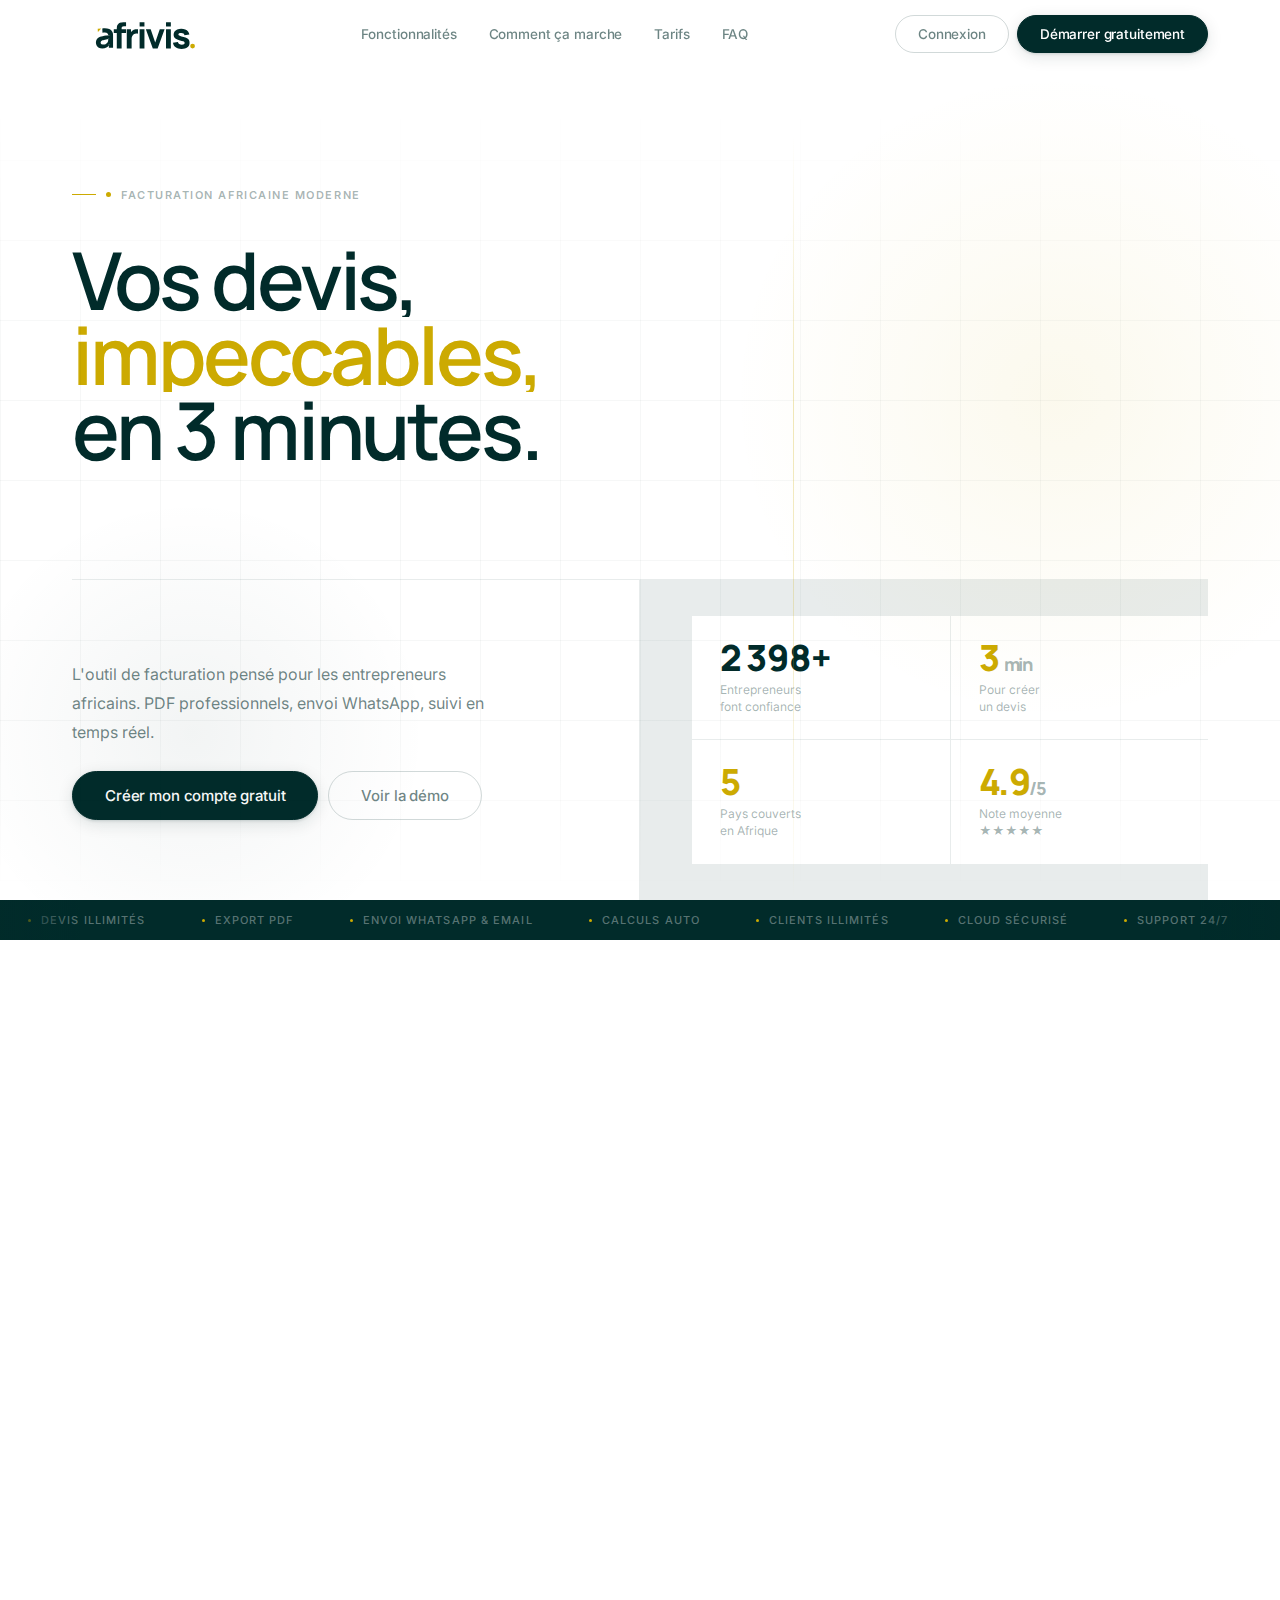
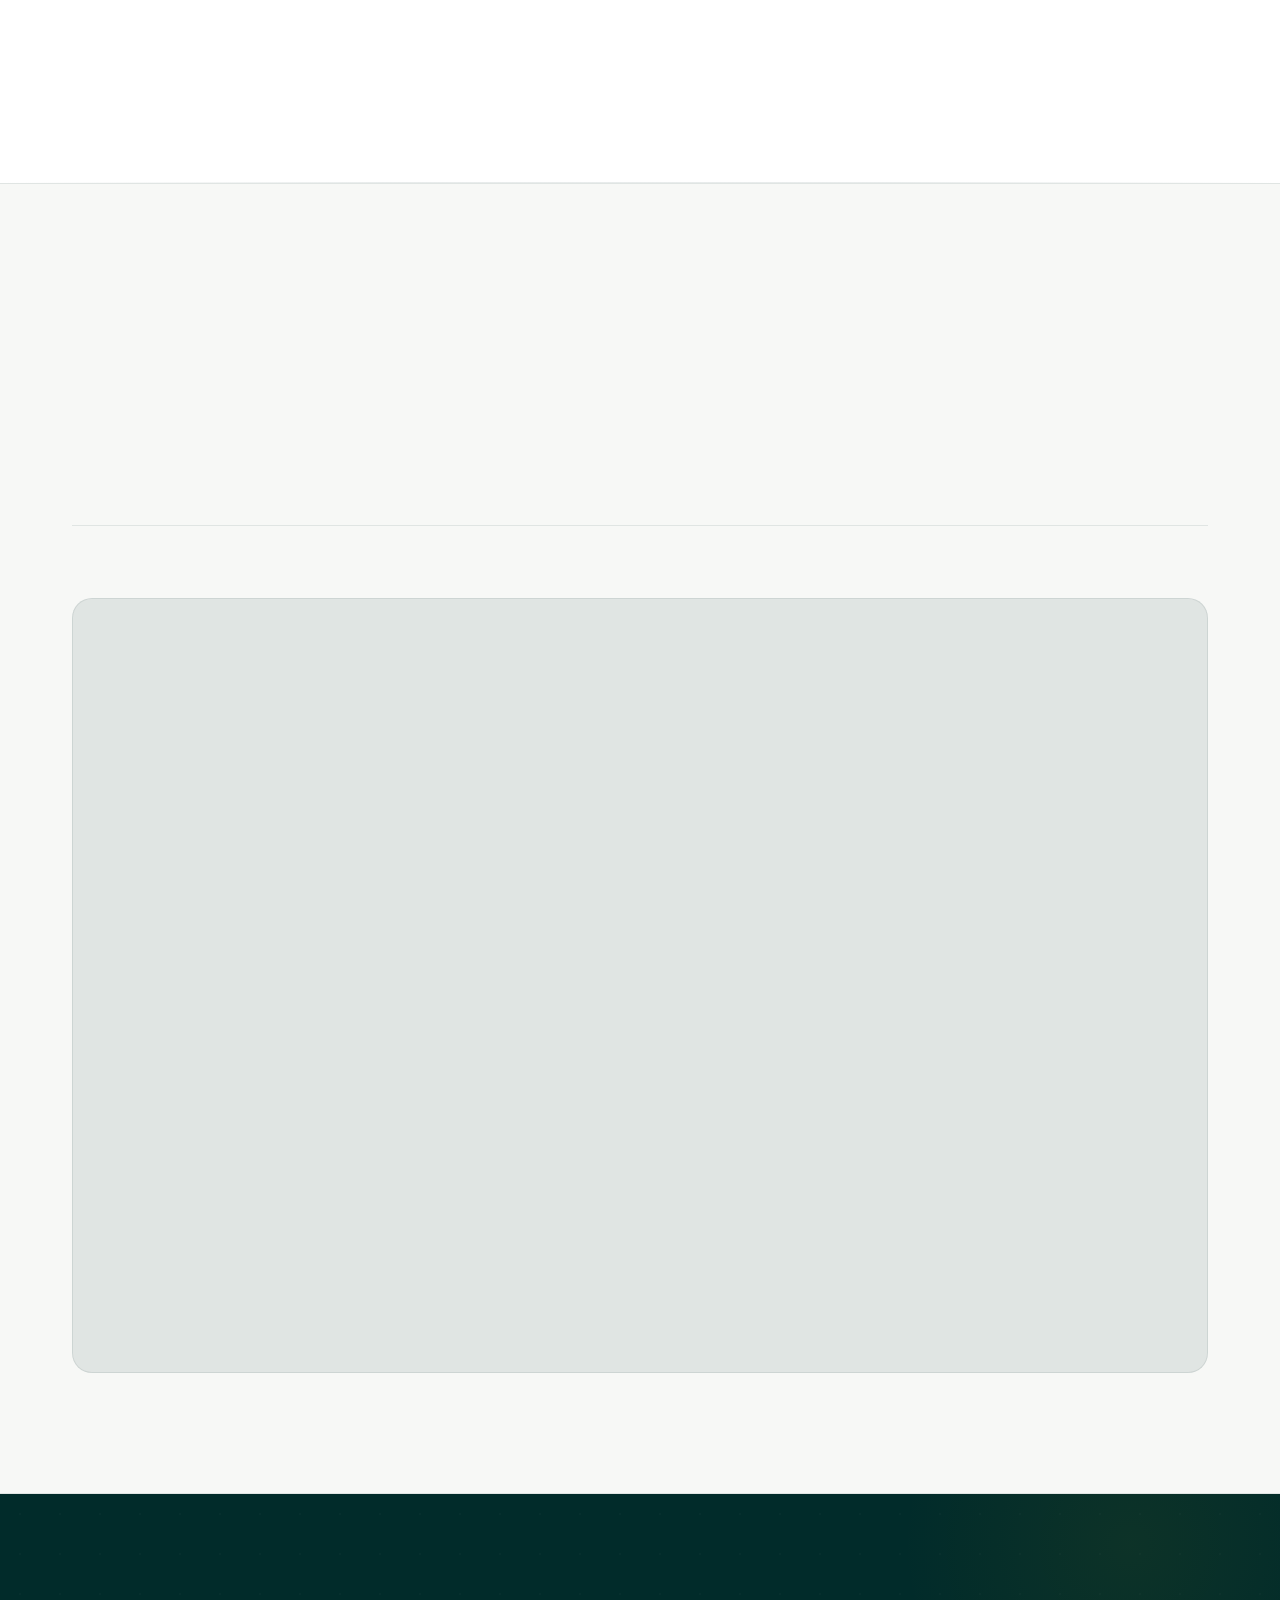
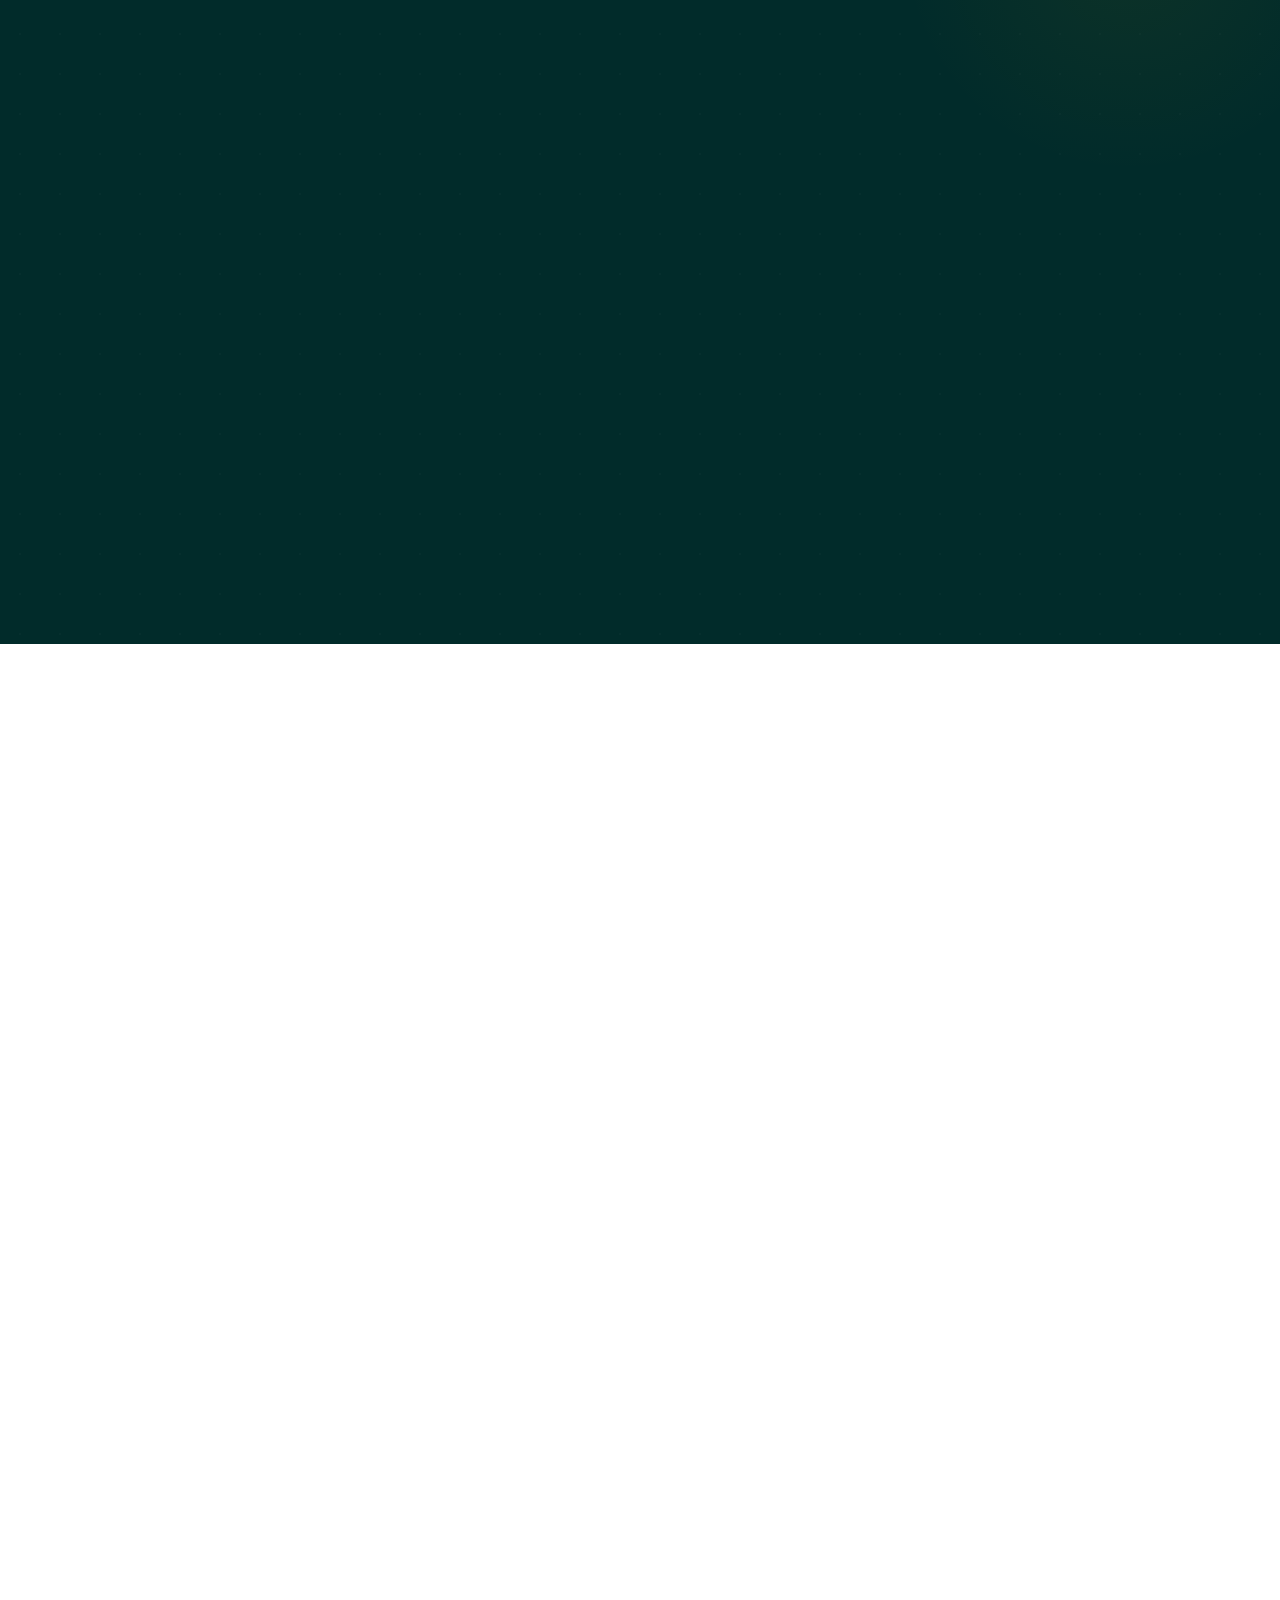
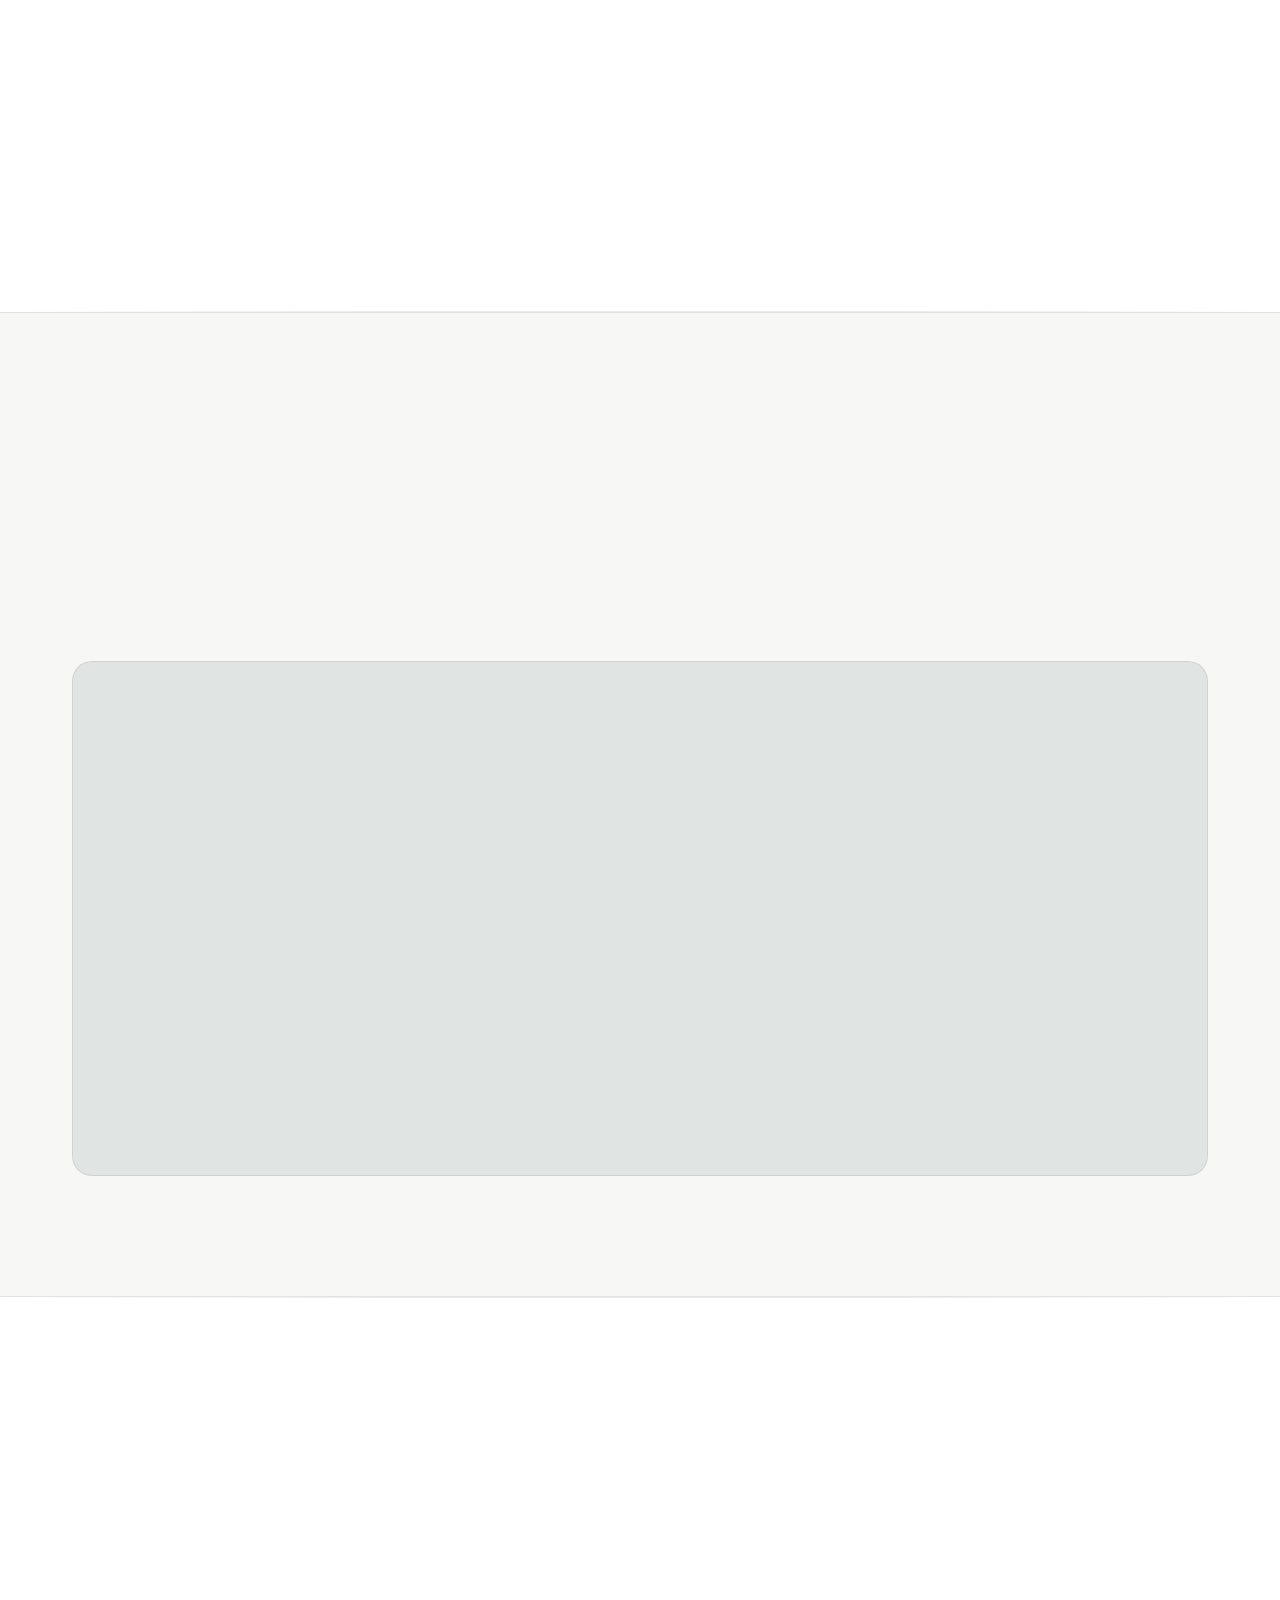
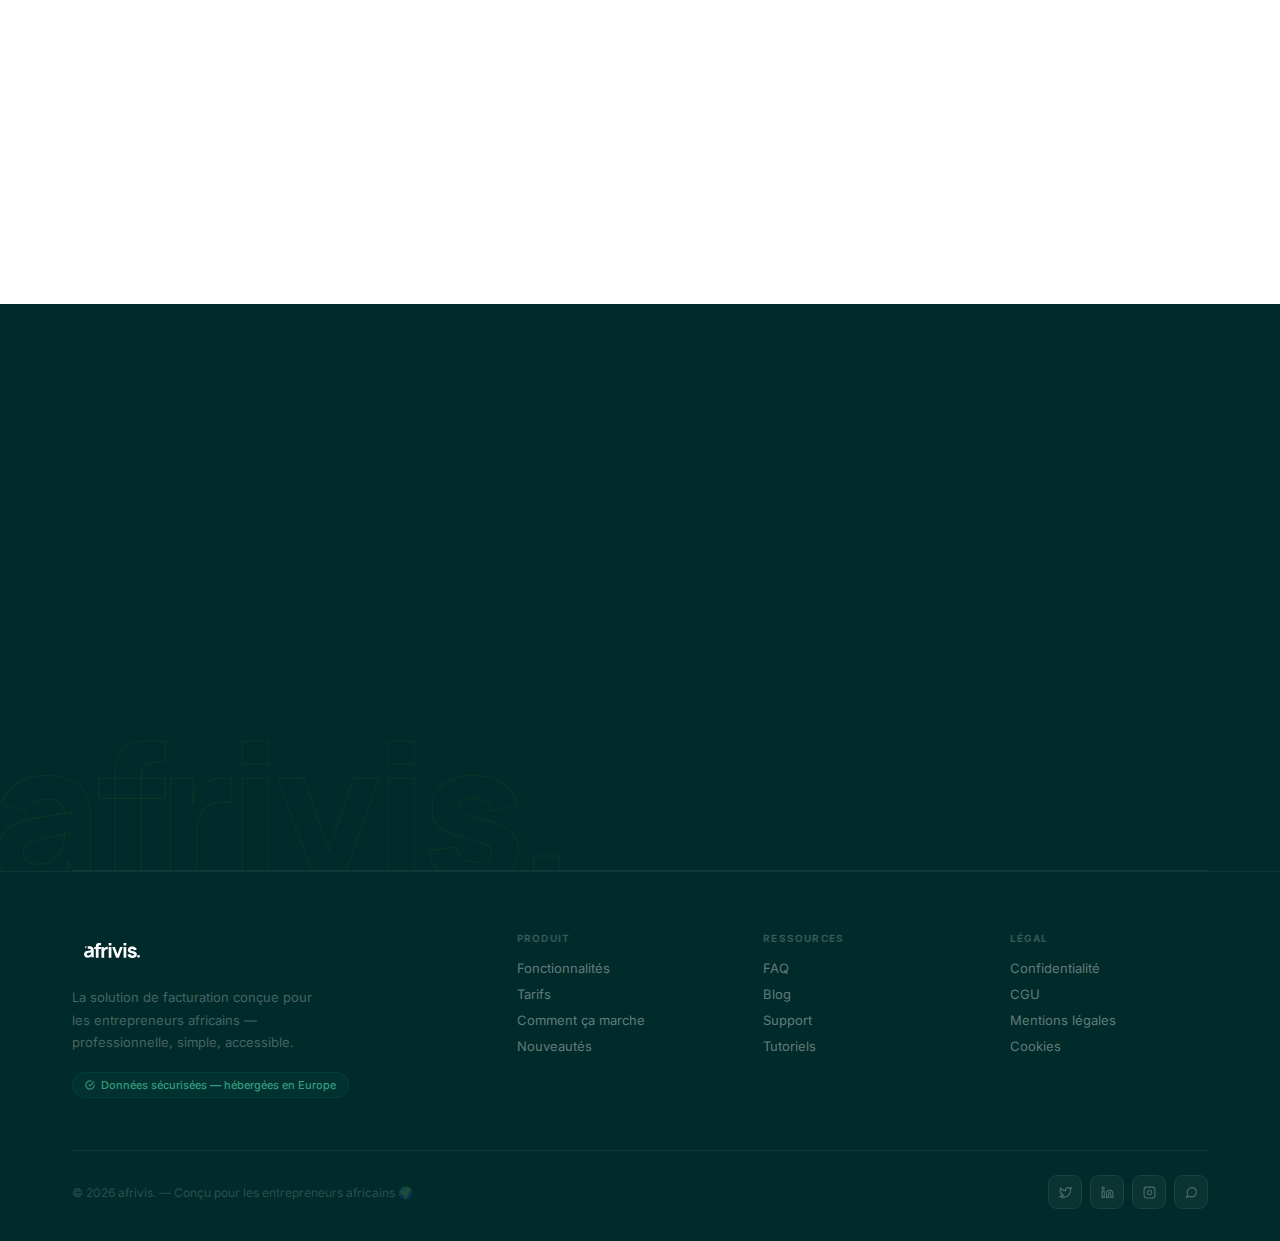
<file: index.html>
<!DOCTYPE html>
<html lang="fr">
<head>
<meta charset="UTF-8">
<meta name="viewport" content="width=device-width, initial-scale=1.0">
<link rel="manifest" href="/manifest.json">
<meta name="theme-color" content="#012B2A">
<meta name="mobile-web-app-capable" content="yes">
<meta name="apple-mobile-web-app-capable" content="yes">
<meta name="description" content="afrivis. — Créez vos devis professionnels en quelques minutes.">
<title>afrivis. | Facturation Professionnelle</title>
<link rel="preconnect" href="https://fonts.googleapis.com">
<link rel="preconnect" href="https://fonts.gstatic.com" crossorigin>
<link href="https://fonts.googleapis.com/css2?family=Manrope:wght@300;400;500;600;700;800&family=Inter:wght@300;400;500;600&display=swap" rel="stylesheet">
<style>
/* ═══════════════════════════════════════════════
   AFRIVIS. — Landing v3 "Autorité Absolue"
   Direction: Luxe éditorial ultra-maîtrisé.
   Typographie monumentale. Espace négatif généreux.
   Couleur comme arme, pas comme décoration.
   Primary #012B2A | Accent #CCAA01 | BG #FFFFFF
═══════════════════════════════════════════════ */
:root {
  --p:   #012B2A;
  --p80: rgba(1,43,42,0.80);
  --p40: rgba(1,43,42,0.40);
  --p20: rgba(1,43,42,0.20);
  --p10: rgba(1,43,42,0.10);
  --p06: rgba(1,43,42,0.06);
  --p03: rgba(1,43,42,0.03);
  --a:   #CCAA01;
  --ad:  #B09600;
  --al:  #FAF5D7;
  --a20: rgba(204,170,1,0.20);
  --a10: rgba(204,170,1,0.10);
  --w:   #FFFFFF;
  --s:   #F7F8F6;
  --s2:  #F0F2EF;
  --bd:  rgba(1,43,42,0.09);
  --bdm: rgba(1,43,42,0.18);
  --t1:  #012B2A;
  --t2:  rgba(1,43,42,0.58);
  --t3:  rgba(1,43,42,0.36);
  --t4:  rgba(1,43,42,0.22);
  --green: #0D7A5F;
  --gbg:   #E6F5F1;
  --red:   #C53030;

  --ease: cubic-bezier(0.16,1,0.3,1);
  --ease2: cubic-bezier(0.4,0,0.2,1);
}

*, *::before, *::after { box-sizing: border-box; margin: 0; padding: 0; }
html { scroll-behavior: smooth; }
body {
  font-family: 'Inter', sans-serif;
  background: var(--w);
  color: var(--t1);
  overflow-x: hidden;
  -webkit-font-smoothing: antialiased;
}

/* ── Utilities ── */
.w { max-width: 1240px; margin: 0 auto; padding: 0 52px; }
.w-narrow { max-width: 820px; margin: 0 auto; padding: 0 52px; }

/* ══════════════════════════
   NAV — Invisible puis matériel
══════════════════════════ */
.nav {
  position: fixed; top: 0; left: 0; right: 0; z-index: 100;
  padding: 0; height: 68px;
  display: flex; align-items: center;
  transition: all 0.4s var(--ease);
}
.nav::after {
  content: ''; position: absolute; inset: 0;
  background: rgba(255,255,255,0.0);
  backdrop-filter: blur(0px);
  border-bottom: 1px solid transparent;
  transition: all 0.4s var(--ease);
}
.nav.solid::after {
  background: rgba(255,255,255,0.94);
  backdrop-filter: blur(28px) saturate(160%);
  border-color: var(--bd);
}
.nav-inner {
  position: relative; z-index: 1; width: 100%;
  display: flex; justify-content: space-between; align-items: center;
}
.nav-logo img {
  height: 64px; width: auto; display: block;
  object-fit: contain;
}
.nav-links { display: flex; align-items: center; gap: 0; }
.nav-link {
  font-family: 'Inter', sans-serif; font-size: 13.5px; font-weight: 500;
  color: var(--t2); text-decoration: none;
  padding: 8px 16px; border-radius: 100px; transition: all 0.2s;
  letter-spacing: -0.01em;
}
.nav-link:hover { color: var(--t1); background: var(--p06); }
.nav-cta { display: flex; gap: 8px; align-items: center; }

/* Boutons */
.btn {
  font-family: 'Inter', sans-serif; font-weight: 500; font-size: 13.5px;
  padding: 10px 22px; border-radius: 100px;
  text-decoration: none; display: inline-flex; align-items: center; gap: 8px;
  cursor: pointer; border: 1.5px solid transparent;
  transition: all 0.24s var(--ease); white-space: nowrap; letter-spacing: -0.01em;
}
.btn-ghost {
  color: var(--t2); border-color: var(--bdm); background: transparent;
}
.btn-ghost:hover { color: var(--t1); background: var(--p06); border-color: var(--p20); }
.btn-dark {
  background: var(--p); color: var(--w); border-color: var(--p);
  box-shadow: 0 1px 3px rgba(1,43,42,0.15), 0 4px 16px rgba(1,43,42,0.12);
}
.btn-dark:hover { background: #013534; transform: translateY(-1px); box-shadow: 0 2px 6px rgba(1,43,42,0.2), 0 8px 28px rgba(1,43,42,0.16); }
.btn-gold {
  background: var(--a); color: var(--p); border-color: var(--a); font-weight: 600;
  box-shadow: 0 2px 8px rgba(204,170,1,0.22), 0 8px 32px rgba(204,170,1,0.16);
}
.btn-gold:hover { background: var(--ad); transform: translateY(-1px); box-shadow: 0 4px 14px rgba(204,170,1,0.3), 0 12px 40px rgba(204,170,1,0.22); }
.btn-lg { padding: 14px 32px; font-size: 15px; }
.btn-xl { padding: 16px 40px; font-size: 16px; border-radius: 16px; }

.menu-toggle {
  display: none; width: 40px; height: 40px; border-radius: 10px;
  border: 1.5px solid var(--bdm); background: transparent;
  cursor: pointer; align-items: center; justify-content: center; color: var(--t2);
  transition: all 0.2s;
}
.menu-toggle:hover { border-color: var(--p20); background: var(--p06); }
.mobile-drawer {
  display: none; position: fixed; inset: 0; top: 68px;
  background: rgba(255,255,255,0.98); backdrop-filter: blur(24px);
  z-index: 99; flex-direction: column; padding: 24px 28px; gap: 6px;
  border-top: 1px solid var(--bd);
}
.mobile-drawer.open { display: flex; }
.mobile-drawer .nav-link { font-size: 17px; padding: 14px 16px; border-radius: 14px; }
.mobile-hr { height: 1px; background: var(--bd); margin: 10px 0; }
.mobile-drawer .btn { justify-content: center; padding: 14px 22px; font-size: 15px; }

/* ══════════════════════════
   HERO — Plein écran monumental
══════════════════════════ */
.hero {
  min-height: 100svh;
  padding: 0;
  display: flex; flex-direction: column; justify-content: flex-end;
  position: relative; overflow: hidden;
  background: var(--w);
}

/* Fond — grille architecturale + lumière */
.hero-canvas {
  position: absolute; inset: 0; pointer-events: none;
}
.hero-grid-h {
  position: absolute; inset: 0;
  background-image: linear-gradient(var(--bd) 1px, transparent 1px);
  background-size: 100% 80px;
  mask-image: linear-gradient(180deg, transparent 10%, black 40%, black 80%, transparent 100%);
  opacity: 0.4;
}
.hero-grid-v {
  position: absolute; inset: 0;
  background-image: linear-gradient(90deg, var(--bd) 1px, transparent 1px);
  background-size: 80px 100%;
  mask-image: linear-gradient(180deg, transparent 10%, black 40%, black 80%, transparent 100%);
  opacity: 0.4;
}
.hero-glow-1 {
  position: absolute; top: 5%; right: -10%;
  width: 55vw; height: 55vw; max-width: 800px; max-height: 800px;
  border-radius: 50%;
  background: radial-gradient(ellipse, rgba(204,170,1,0.07) 0%, transparent 65%);
}
.hero-glow-2 {
  position: absolute; bottom: -10%; left: -5%;
  width: 40vw; height: 40vw; max-width: 600px; max-height: 600px;
  border-radius: 50%;
  background: radial-gradient(ellipse, rgba(1,43,42,0.05) 0%, transparent 65%);
}
/* Ligne d'or verticale droite */
.hero-seam {
  position: absolute; top: 0; right: 38%;
  width: 1px; height: 100%;
  background: linear-gradient(180deg,
    transparent 0%,
    rgba(204,170,1,0.0) 15%,
    rgba(204,170,1,0.28) 45%,
    rgba(204,170,1,0.18) 75%,
    transparent 100%);
}

/* Contenu héro */
.hero-body {
  position: relative; z-index: 2;
  padding: 0 0 80px;
}
.hero-kicker {
  display: inline-flex; align-items: center; gap: 10px;
  font-family: 'Inter', sans-serif; font-size: 11px; font-weight: 600;
  letter-spacing: 0.14em; text-transform: uppercase; color: var(--t3);
  margin-bottom: 40px;
  animation: fadeRise 0.8s var(--ease) 0.1s both;
}
.hero-kicker::before { content: ''; width: 24px; height: 1px; background: var(--a); }
.hero-kicker-dot {
  width: 5px; height: 5px; border-radius: 50%; background: var(--a);
  animation: throb 2s ease-in-out infinite;
}
@keyframes throb { 0%,100%{transform:scale(1);opacity:1} 50%{transform:scale(0.6);opacity:0.5} }

/* H1 MONUMENTAL */
.hero-h1 {
  font-family: 'Manrope', sans-serif;
  font-weight: 600;
  font-size: clamp(52px, 8.5vw, 80px);
  line-height: 0.94;
  letter-spacing: -0.04em;
  color: var(--p);
  margin-bottom: 52px;
  animation: fadeRise 0.9s var(--ease) 0.2s both;
}
.hero-h1 .line { display: block; overflow: hidden; }
.hero-h1 .word { display: inline-block; }
.hero-h1 .accent {
  color: transparent;
  -webkit-text-stroke: 2px var(--a);
  position: relative;
}
.hero-h1 .accent-fill {
  color: var(--a);
}

/* Bas du héro : 2 colonnes */
.hero-foot {
  display: grid; grid-template-columns: 1fr 1fr;
  gap: 0;
  border-top: 1px solid var(--bd);
  animation: fadeRise 0.8s var(--ease) 0.5s both;
}
.hero-foot-left {
  padding: 36px 52px 36px 0;
  border-right: 1px solid var(--bd);
  display: flex; flex-direction: column; justify-content: center; gap: 24px;
}
.hero-sub {
  font-family: 'Inter', sans-serif; font-size: 16px; font-weight: 400;
  color: var(--t2); line-height: 1.8; max-width: 420px;
}
.hero-actions { display: flex; gap: 10px; flex-wrap: wrap; }
.hero-foot-right {
  padding: 36px 0 36px 52px;
  display: grid; grid-template-columns: 1fr 1fr;
  gap: 1px; background: var(--bd);
}
.hero-stat {
  background: var(--w); padding: 24px 28px;
  transition: background 0.2s;
}
.hero-stat:hover { background: var(--p03); }
.hero-stat-num {
  font-family: 'Manrope', sans-serif; font-weight: 800;
  font-size: 36px; line-height: 1; letter-spacing: -0.04em;
  color: var(--p); margin-bottom: 6px;
}
.hero-stat-num em { color: var(--a); font-style: normal; }
.hero-stat-lbl {
  font-family: 'Inter', sans-serif; font-size: 12px; color: var(--t3); line-height: 1.4;
}

@keyframes fadeRise { from{opacity:0;transform:translateY(24px)} to{opacity:1;transform:translateY(0)} }

/* ══════════════════════════
   MARQUEE DARK
══════════════════════════ */
.marquee-strip {
  background: var(--p); padding: 13px 0; overflow: hidden; position: relative;
}
.marquee-strip::before, .marquee-strip::after {
  content: ''; position: absolute; top: 0; bottom: 0; width: 80px; z-index: 1; pointer-events: none;
}
.marquee-strip::before { left:0;  background: linear-gradient(90deg, var(--p), transparent); }
.marquee-strip::after  { right:0; background: linear-gradient(-90deg, var(--p), transparent); }
.marquee-track { display: flex; animation: mq 30s linear infinite; white-space: nowrap; }
.mi {
  display: inline-flex; align-items: center; gap: 10px; padding: 0 28px;
  font-family: 'Inter', sans-serif; font-size: 11px; font-weight: 500;
  letter-spacing: 0.10em; text-transform: uppercase; color: rgba(255,255,255,0.35);
}
.ms { width: 3px; height: 3px; border-radius: 50%; background: var(--a); flex-shrink: 0; }
@keyframes mq { from{transform:translateX(0)} to{transform:translateX(-50%)} }

/* ══════════════════════════
   SECTION LABELS — Système éditorial
══════════════════════════ */
.sec-tag {
  display: flex; align-items: center; gap: 10px;
  font-family: 'Inter', sans-serif; font-size: 11px; font-weight: 600;
  letter-spacing: 0.14em; text-transform: uppercase; color: var(--t3);
  margin-bottom: 20px;
}
.sec-tag::before { content: ''; width: 20px; height: 1.5px; background: var(--a); flex-shrink: 0; }

/* H2 sections — Manrope Medium 20px (scale héro) */
.sec-h2 {
  font-family: 'Manrope', sans-serif; font-weight: 700;
  font-size: clamp(32px, 4.5vw, 54px);
  line-height: 1.06; letter-spacing: -0.03em; color: var(--p);
}
.sec-h2 em { font-style: normal; color: var(--a); }
.sec-h2-white { color: var(--w); }
.sec-h2-white em { color: var(--a); }

.sec-sub {
  font-family: 'Inter', sans-serif; font-size: 16px; font-weight: 400;
  color: var(--t2); line-height: 1.8; max-width: 520px; margin-top: 16px;
}
.sec-sub-white { color: rgba(255,255,255,0.48); }

/* ══════════════════════════
   SECTION — PROBLÈME / SOLUTION
   Layout asymétrique avec grand chiffre
══════════════════════════ */
.problem-section { padding: 120px 0; background: var(--w); }
.problem-layout {
  display: grid; grid-template-columns: 1fr 1fr; gap: 80px; align-items: start;
}
.problem-left { position: sticky; top: 120px; }
.problem-number {
  font-family: 'Manrope', sans-serif; font-weight: 800;
  font-size: 160px; line-height: 0.85; letter-spacing: -0.06em;
  color: transparent; -webkit-text-stroke: 1px var(--p10);
  margin-bottom: -20px; user-select: none;
}
.problem-right { padding-top: 8px; }
.problem-list { list-style: none; display: flex; flex-direction: column; gap: 0; }
.problem-item {
  display: grid; grid-template-columns: 60px 1fr;
  gap: 0; align-items: stretch;
  border-bottom: 1px solid var(--bd);
  transition: all 0.3s var(--ease);
  cursor: default;
}
.problem-item:first-child { border-top: 1px solid var(--bd); }
.problem-item:hover { background: var(--p03); }
.problem-item-num {
  font-family: 'Manrope', sans-serif; font-size: 11px; font-weight: 700;
  color: var(--t4); letter-spacing: 0.06em;
  display: flex; align-items: flex-start; padding: 24px 0 24px;
  border-right: 1px solid var(--bd);
}
.problem-item-content { padding: 24px 0 24px 28px; }
.problem-item-label {
  font-family: 'Manrope', sans-serif; font-size: 16px; font-weight: 600;
  color: var(--t1); margin-bottom: 6px; line-height: 1.3;
}
.problem-item-desc {
  font-family: 'Inter', sans-serif; font-size: 13px; color: var(--t3); line-height: 1.65;
}
.problem-item.solved .problem-item-label { color: var(--p); }
.problem-item.solved .problem-item-num { color: var(--a); }

/* Résolution — icône checkmark dorée */
.check-gold {
  display: inline-flex; align-items: center; justify-content: center;
  width: 20px; height: 20px; border-radius: 50%;
  background: var(--a); color: var(--p); flex-shrink: 0;
}

/* ══════════════════════════
   SECTION — FONCTIONNALITÉS
   Layout: grand feature + grille
══════════════════════════ */
.features-section {
  padding: 120px 0;
  background: var(--s);
  border-top: 1px solid var(--bd); border-bottom: 1px solid var(--bd);
}
.features-header {
  display: grid; grid-template-columns: 1fr 1fr; gap: 80px;
  align-items: end; padding-bottom: 72px;
  border-bottom: 1px solid var(--bd); margin-bottom: 72px;
}
.features-header-right {
  display: flex; flex-direction: column; gap: 20px; align-items: flex-start; justify-content: flex-end;
}
.features-grid {
  display: grid; grid-template-columns: repeat(3,1fr); gap: 1px;
  background: var(--bd);
  border: 1px solid var(--bd);
  border-radius: 20px; overflow: hidden;
}
.feat {
  background: var(--w); padding: 36px 32px;
  transition: background 0.25s var(--ease); position: relative; overflow: hidden;
  cursor: default;
}
.feat::before {
  content: ''; position: absolute; inset: 0;
  background: linear-gradient(135deg, rgba(204,170,1,0.05) 0%, transparent 60%);
  opacity: 0; transition: opacity 0.3s;
}
.feat:hover { background: var(--p03); }
.feat:hover::before { opacity: 1; }
.feat:hover .feat-icon { background: var(--p); color: var(--w); }
.feat-num {
  font-family: 'Inter', sans-serif; font-size: 10px; font-weight: 700;
  letter-spacing: 0.12em; text-transform: uppercase; color: var(--a);
  opacity: 0.7; margin-bottom: 20px; display: block;
}
.feat-icon {
  width: 44px; height: 44px; border-radius: 12px;
  background: var(--p06); color: var(--p);
  display: flex; align-items: center; justify-content: center;
  margin-bottom: 20px; transition: all 0.25s var(--ease);
  border: 1px solid var(--p10);
}
.feat-title {
  font-family: 'Manrope', sans-serif; font-size: 15px; font-weight: 600;
  color: var(--t1); margin-bottom: 8px; line-height: 1.3;
}
.feat-desc {
  font-family: 'Inter', sans-serif; font-size: 13px; color: var(--t3); line-height: 1.7;
}

/* Feature large — span 2 */
.feat.feat-wide {
  grid-column: span 2;
  display: grid; grid-template-columns: 1fr 1fr; gap: 40px; align-items: center;
}
.feat-wide-visual {
  background: var(--s); border-radius: 12px; padding: 20px;
  border: 1px solid var(--bd); overflow: hidden;
}
.fv-row {
  display: flex; align-items: center; gap: 10px; padding: 10px 12px;
  background: var(--w); border: 1px solid var(--bd); border-radius: 8px; margin-bottom: 6px;
}
.fv-row:last-child { margin-bottom: 0; }
.fv-dot { width: 8px; height: 8px; border-radius: 50%; flex-shrink: 0; }
.fv-bar { height: 6px; border-radius: 3px; background: var(--s2); flex: 1; }
.fv-badge {
  font-family: 'Inter', sans-serif; font-size: 10px; font-weight: 600;
  padding: 3px 9px; border-radius: 100px; flex-shrink: 0;
}

/* ══════════════════════════
   SECTION — COMMENT ÇA MARCHE
   Dark bg, 3 étapes avec lignes
══════════════════════════ */
.how-section { background: var(--p); padding: 120px 0; position: relative; overflow: hidden; }
.how-section::before {
  content: ''; position: absolute; inset: 0;
  background-image: radial-gradient(rgba(255,255,255,0.02) 1px, transparent 1px);
  background-size: 40px 40px;
}
.how-section::after {
  content: ''; position: absolute; top: -200px; right: -100px;
  width: 500px; height: 500px; border-radius: 50%;
  background: radial-gradient(rgba(204,170,1,0.06), transparent 65%);
}
.how-inner { position: relative; z-index: 1; }
.how-header { margin-bottom: 80px; }
.how-steps { display: grid; grid-template-columns: repeat(3,1fr); gap: 0; }
.how-step {
  padding: 48px 40px; position: relative;
  border-right: 1px solid rgba(255,255,255,0.07);
}
.how-step:last-child { border-right: none; }
.how-step-num {
  font-family: 'Manrope', sans-serif; font-size: 56px; font-weight: 800;
  letter-spacing: -0.04em; line-height: 1; color: transparent;
  -webkit-text-stroke: 1px rgba(204,170,1,0.25);
  margin-bottom: 32px; user-select: none;
}
.how-step:hover .how-step-num { -webkit-text-stroke: 1px rgba(204,170,1,0.6); }
.how-step-title {
  font-family: 'Manrope', sans-serif; font-size: 19px; font-weight: 600;
  color: var(--w); margin-bottom: 14px; line-height: 1.3;
}
.how-step-desc {
  font-family: 'Inter', sans-serif; font-size: 14px;
  color: rgba(255,255,255,0.38); line-height: 1.75;
}

/* ══════════════════════════
   SECTION — TARIFS
   Minimaliste, focus sur les cartes
══════════════════════════ */
.pricing-section { padding: 120px 0; background: var(--w); }
.pricing-header { text-align: center; margin-bottom: 64px; }
.pricing-header .sec-sub { margin: 16px auto 0; }
.pricing-toggle-row { display: flex; align-items: center; justify-content: center; gap: 12px; margin: 32px 0 52px; }
.p-toggle {
  display: flex; background: var(--s); border: 1px solid var(--bd);
  border-radius: 100px; padding: 4px;
}
.p-btn {
  font-family: 'Inter', sans-serif; font-size: 13px; font-weight: 500;
  padding: 8px 22px; border-radius: 100px; border: none;
  background: none; color: var(--t3); cursor: pointer; transition: all 0.22s var(--ease);
}
.p-btn.active { background: var(--p); color: var(--w); box-shadow: 0 2px 8px rgba(1,43,42,0.18); }
.p-eco {
  background: var(--gbg); color: var(--green);
  font-family: 'Inter', sans-serif; font-size: 11px; font-weight: 600;
  padding: 5px 12px; border-radius: 100px; border: 1px solid rgba(13,122,95,0.18);
}
.pricing-grid {
  display: grid; grid-template-columns: 1fr 1fr; gap: 0;
  max-width: 780px; margin: 0 auto;
  border: 1px solid var(--bd); border-radius: 24px; overflow: hidden;
}
.p-card { padding: 48px 44px; background: var(--w); position: relative; }
.p-card + .p-card { border-left: 1px solid var(--bd); background: var(--p); }
.p-plan {
  font-family: 'Inter', sans-serif; font-size: 10px; font-weight: 700;
  letter-spacing: 0.12em; text-transform: uppercase;
  color: var(--t4); margin-bottom: 28px;
}
.p-plan.pro { color: rgba(204,170,1,0.7); }
.p-price {
  font-family: 'Manrope', sans-serif; font-weight: 800;
  font-size: 52px; letter-spacing: -0.05em; line-height: 1;
  color: var(--p); margin-bottom: 4px;
}
.p-card + .p-card .p-price { color: var(--w); }
.p-price-sub {
  font-family: 'Inter', sans-serif; font-size: 12px; color: var(--t4); margin-bottom: 32px;
}
.p-card + .p-card .p-price-sub { color: rgba(255,255,255,0.30); }
.p-sep { height: 1px; background: var(--bd); margin: 0 0 28px; }
.p-card + .p-card .p-sep { background: rgba(255,255,255,0.08); }
.p-features { list-style: none; margin-bottom: 36px; }
.p-feature {
  display: flex; align-items: center; gap: 12px;
  font-family: 'Inter', sans-serif; font-size: 14px; color: var(--t2);
  padding: 10px 0; border-bottom: 1px solid var(--bd);
}
.p-feature:last-child { border-bottom: none; }
.p-card + .p-card .p-feature { color: rgba(255,255,255,0.55); border-color: rgba(255,255,255,0.07); }
.p-check { color: var(--ad); flex-shrink: 0; }
.p-card + .p-card .p-check { color: var(--a); }
.p-popular {
  position: absolute; top: -1px; right: 32px;
  background: var(--a); color: var(--p);
  font-family: 'Inter', sans-serif; font-size: 10px; font-weight: 700;
  padding: 5px 14px; letter-spacing: 0.06em;
  border-radius: 0 0 10px 10px;
}
.pay-row { display: flex; gap: 8px; justify-content: center; margin-top: 32px; flex-wrap: wrap; }
.pay-pill {
  display: inline-flex; align-items: center; gap: 6px;
  background: var(--s); border: 1px solid var(--bd);
  border-radius: 8px; padding: 7px 14px;
  font-family: 'Inter', sans-serif; font-size: 12px; font-weight: 500; color: var(--t3);
}
.dot-mtn    { width: 6px; height: 6px; border-radius: 50%; background: #F59E0B; }
.dot-orange { width: 6px; height: 6px; border-radius: 50%; background: #FF6600; }

/* ══════════════════════════
   SECTION — TÉMOIGNAGES
   Typographie large, texte en avant
══════════════════════════ */
.testi-section {
  padding: 120px 0; background: var(--s);
  border-top: 1px solid var(--bd); border-bottom: 1px solid var(--bd);
}
.testi-header { margin-bottom: 80px; }
.testi-grid { display: grid; grid-template-columns: repeat(3,1fr); gap: 0; background: var(--bd); border: 1px solid var(--bd); border-radius: 20px; overflow: hidden; }
.testi-card {
  background: var(--w); padding: 40px 36px; position: relative; overflow: hidden;
  transition: background 0.25s;
}
.testi-card:hover { background: var(--p03); }
/* Grand guillemet décoratif */
.testi-card::before {
  content: '\201C';
  position: absolute; top: 16px; right: 28px;
  font-family: 'Manrope', sans-serif; font-weight: 800;
  font-size: 96px; line-height: 1; color: rgba(204,170,1,0.08);
  pointer-events: none;
}
.testi-stars { color: var(--a); font-size: 12px; letter-spacing: 2px; margin-bottom: 18px; }
.testi-quote {
  font-family: 'Inter', sans-serif; font-size: 14.5px; color: var(--t2);
  line-height: 1.78; margin-bottom: 28px; font-style: italic;
  position: relative; z-index: 1;
}
.testi-author { display: flex; align-items: center; gap: 12px; }
.testi-av {
  width: 38px; height: 38px; border-radius: 50%;
  background: var(--p); color: var(--w);
  font-family: 'Manrope', sans-serif; font-size: 11px; font-weight: 700;
  display: flex; align-items: center; justify-content: center; flex-shrink: 0;
}
.testi-av.gold { background: var(--a); color: var(--p); }
.testi-name { font-family: 'Inter', sans-serif; font-size: 13px; font-weight: 600; color: var(--t1); }
.testi-role { font-family: 'Inter', sans-serif; font-size: 11px; color: var(--t4); margin-top: 2px; }

/* ══════════════════════════
   SECTION — FAQ
   Layout 2-col élégant
══════════════════════════ */
.faq-section { padding: 120px 0; background: var(--w); }
.faq-layout { display: grid; grid-template-columns: 5fr 7fr; gap: 100px; align-items: start; }
.faq-anchor { position: sticky; top: 110px; }
.faq-contact-link {
  display: inline-flex; align-items: center; gap: 8px; margin-top: 32px;
  font-family: 'Inter', sans-serif; font-size: 13px; font-weight: 500;
  color: var(--t3); text-decoration: none; transition: color 0.2s;
}
.faq-contact-link:hover { color: var(--p); }
.faq-contact-link svg { transition: transform 0.2s; }
.faq-contact-link:hover svg { transform: translateX(3px); }

.faq-items { display: flex; flex-direction: column; gap: 0; }
.faq-item {
  border-bottom: 1px solid var(--bd); overflow: hidden;
}
.faq-item:first-child { border-top: 1px solid var(--bd); }
.faq-q {
  display: flex; align-items: center; justify-content: space-between; gap: 20px;
  padding: 22px 0; cursor: pointer;
  font-family: 'Inter', sans-serif; font-weight: 500; font-size: 15px; color: var(--t1);
  user-select: none; transition: color 0.2s;
}
.faq-q:hover { color: var(--p); }
.faq-icon {
  width: 28px; height: 28px; border-radius: 8px; flex-shrink: 0;
  border: 1px solid var(--bd); background: var(--s);
  display: flex; align-items: center; justify-content: center;
  color: var(--t3); transition: all 0.25s var(--ease);
}
.faq-item.open .faq-icon { background: var(--p); border-color: var(--p); color: var(--w); transform: rotate(45deg); }
.faq-a {
  font-family: 'Inter', sans-serif; font-size: 14px; color: var(--t2); line-height: 1.75;
  max-height: 0; overflow: hidden; transition: max-height 0.36s var(--ease), padding 0.36s var(--ease);
  padding: 0;
}
.faq-item.open .faq-a { max-height: 220px; padding: 0 0 22px; }

/* ══════════════════════════
   CTA FINAL — Ultra impactant
══════════════════════════ */
.cta-section {
  background: var(--p); position: relative; overflow: hidden;
  padding: 0;
}
.cta-bg-text {
  position: absolute; bottom: -0.1em; left: -0.05em; right: 0;
  font-family: 'Manrope', sans-serif; font-weight: 800;
  font-size: clamp(80px, 15vw, 200px); line-height: 0.85;
  letter-spacing: -0.05em; color: transparent;
  -webkit-text-stroke: 1px rgba(204,170,1,0.07);
  white-space: nowrap; user-select: none; pointer-events: none;
  overflow: hidden;
}
.cta-grid {
  position: relative; z-index: 1;
  display: grid; grid-template-columns: 1fr 1fr; gap: 0;
  border-bottom: 1px solid rgba(255,255,255,0.07);
}
.cta-left {
  padding: 100px 80px 100px 0;
  border-right: 1px solid rgba(255,255,255,0.07);
}
.cta-right {
  padding: 100px 0 100px 80px;
  display: flex; flex-direction: column; justify-content: center; gap: 40px;
}
.cta-h2 {
  font-family: 'Manrope', sans-serif; font-weight: 800;
  font-size: clamp(36px, 5vw, 64px); letter-spacing: -0.04em; line-height: 1.0;
  color: var(--w);
}
.cta-h2 em { font-style: normal; color: var(--a); }
.cta-sub { font-family: 'Inter', sans-serif; font-size: 16px; color: rgba(255,255,255,0.40); line-height: 1.75; }
.cta-btns { display: flex; flex-direction: column; gap: 12px; }
.cta-trust {
  display: flex; flex-direction: column; gap: 10px;
}
.cta-trust-item {
  display: flex; align-items: center; gap: 10px;
  font-family: 'Inter', sans-serif; font-size: 13px; color: rgba(255,255,255,0.30);
}
.cta-trust-item svg { color: rgba(255,255,255,0.22); flex-shrink: 0; }

/* ══════════════════════════
   FOOTER
══════════════════════════ */
footer {
  background: var(--p); padding: 60px 0 32px;
  border-top: 1px solid rgba(255,255,255,0.06);
}
.footer-grid { display: grid; grid-template-columns: 2fr 1fr 1fr 1fr; gap: 48px; margin-bottom: 52px; }
.footer-brand-logo { display: block; margin-bottom: 14px; }
.footer-brand-logo img { height: 36px; filter: brightness(0) invert(1); object-fit: contain; }
.footer-brand-desc { font-family: 'Inter', sans-serif; font-size: 13px; color: rgba(255,255,255,0.28); line-height: 1.75; max-width: 240px; margin-bottom: 18px; }
.footer-secure {
  display: inline-flex; align-items: center; gap: 6px;
  font-family: 'Inter', sans-serif; font-size: 11px; font-weight: 500;
  color: rgba(78,204,163,0.7); background: rgba(13,122,95,0.10);
  border: 1px solid rgba(13,122,95,0.18); padding: 5px 12px; border-radius: 100px;
}
.footer-col-title {
  font-family: 'Inter', sans-serif; font-size: 10px; font-weight: 700;
  letter-spacing: 0.12em; text-transform: uppercase;
  color: rgba(255,255,255,0.22); margin-bottom: 16px;
}
.footer-link {
  display: block; font-family: 'Inter', sans-serif; font-size: 13px;
  color: rgba(255,255,255,0.38); text-decoration: none; margin-bottom: 10px;
  transition: all 0.2s;
}
.footer-link:hover { color: rgba(255,255,255,0.75); transform: translateX(3px); }
.footer-bottom {
  border-top: 1px solid rgba(255,255,255,0.06); padding-top: 24px;
  display: flex; justify-content: space-between; align-items: center; flex-wrap: wrap; gap: 12px;
}
.footer-copy { font-family: 'Inter', sans-serif; font-size: 12px; color: rgba(255,255,255,0.18); }
.footer-socials { display: flex; gap: 8px; }
.social-btn {
  width: 34px; height: 34px; border-radius: 9px;
  background: rgba(255,255,255,0.04); border: 1px solid rgba(255,255,255,0.07);
  display: flex; align-items: center; justify-content: center;
  color: rgba(255,255,255,0.28); text-decoration: none; transition: all 0.2s;
}
.social-btn:hover { background: rgba(204,170,1,0.12); border-color: rgba(204,170,1,0.25); color: var(--a); transform: translateY(-2px); }

/* ══════════════════════════
   REVEAL
══════════════════════════ */
.r { opacity: 0; transform: translateY(28px); transition: opacity 0.7s var(--ease), transform 0.7s var(--ease); }
.r.on { opacity: 1; transform: translateY(0); }
.r1 { transition-delay: 0.08s; }
.r2 { transition-delay: 0.16s; }
.r3 { transition-delay: 0.24s; }
.r4 { transition-delay: 0.32s; }
.r5 { transition-delay: 0.40s; }
.r6 { transition-delay: 0.48s; }

.sep { height: 1px; background: linear-gradient(90deg, transparent, var(--bd) 30%, var(--bd) 70%, transparent); }

/* ══════════════════════════
   RESPONSIVE
══════════════════════════ */
@media (max-width: 1100px) {
  .features-grid { grid-template-columns: 1fr 1fr; }
  .feat.feat-wide { grid-column: span 2; }
  .footer-grid { grid-template-columns: 1fr 1fr; gap: 32px; }
}
@media (max-width: 900px) {
  .hero-foot { grid-template-columns: 1fr; }
  .hero-foot-left { border-right: none; border-bottom: 1px solid var(--bd); padding: 32px 0; }
  .hero-foot-right { padding: 32px 0 0; }
  .problem-layout { grid-template-columns: 1fr; gap: 40px; }
  .problem-left { position: static; }
  .problem-number { font-size: 100px; }
  .features-header { grid-template-columns: 1fr; gap: 24px; }
  .testi-grid { grid-template-columns: 1fr 1fr; }
  .how-steps { grid-template-columns: 1fr; }
  .how-step { border-right: none; border-bottom: 1px solid rgba(255,255,255,0.07); }
  .how-step:last-child { border-bottom: none; }
  .faq-layout { grid-template-columns: 1fr; gap: 40px; }
  .faq-anchor { position: static; }
  .cta-grid { grid-template-columns: 1fr; }
  .cta-left { padding: 80px 0 40px; border-right: none; border-bottom: 1px solid rgba(255,255,255,0.07); }
  .cta-right { padding: 40px 0 80px; }
  .pricing-grid { grid-template-columns: 1fr; max-width: 440px; border-radius: 20px; }
  .p-card + .p-card { border-left: none; border-top: 1px solid var(--bd); }
}
@media (max-width: 768px) {
  .w, .w-narrow { padding: 0 20px; }
  .nav-links, .nav-cta { display: none; }
  .menu-toggle { display: flex; }
  .hero { padding-top: 0; }
  .hero-h1 { font-size: clamp(30px, 10vw, 60px); }
  .hero-stat-num { font-size: 28px; }
  .features-grid { grid-template-columns: 1fr; }
  .feat.feat-wide { grid-column: span 1; grid-template-columns: 1fr; }
  .testi-grid { grid-template-columns: 1fr; }
  .footer-grid { grid-template-columns: 1fr; gap: 20px; }
  .footer-bottom { flex-direction: column; align-items: flex-start; }
  .hero-actions { flex-direction: column; }
  .hero-actions .btn { justify-content: center; }
  .problem-number { font-size: 72px; }
}
@media (max-width: 480px) {
  .hero-h1 { font-size: 40px; }
  .hero-stat-num { font-size: 24px; }
  .how-step-num { font-size: 44px; }
  .cta-h2 { font-size: 32px; }
}
</style>
</head>
<body>

<!-- ══ NAV ══ -->
<nav class="nav" id="nav">
  <div class="w" style="width:100%;max-width:1240px;margin:0 auto;padding:0 52px;">
    <div class="nav-inner">
      <a href="#" class="nav-logo" aria-label="afrivis.">
        <img src="./public/logo/Logo principal.svg" alt="afrivis.">
      </a>
      <div class="nav-links">
        <a href="#features" class="nav-link">Fonctionnalités</a>
        <a href="#how"      class="nav-link">Comment ça marche</a>
        <a href="#pricing"  class="nav-link">Tarifs</a>
        <a href="#faq"      class="nav-link">FAQ</a>
      </div>
      <div class="nav-cta">
        <a href="app/login.html"    class="btn btn-ghost">Connexion</a>
        <a href="app/register.html" class="btn btn-dark">Démarrer gratuitement</a>
      </div>
      <button class="menu-toggle" id="menuBtn" aria-label="Menu">
        <svg width="17" height="17" viewBox="0 0 24 24" fill="none" stroke="currentColor" stroke-width="2.5"><line x1="3" y1="6" x2="21" y2="6"/><line x1="3" y1="12" x2="21" y2="12"/><line x1="3" y1="18" x2="21" y2="18"/></svg>
      </button>
    </div>
  </div>
</nav>

<div class="mobile-drawer" id="mobileMenu">
  <a href="#features" class="nav-link">Fonctionnalités</a>
  <a href="#how"      class="nav-link">Comment ça marche</a>
  <a href="#pricing"  class="nav-link">Tarifs</a>
  <a href="#faq"      class="nav-link">FAQ</a>
  <div class="mobile-hr"></div>
  <a href="app/login.html"    class="btn btn-ghost">Connexion</a>
  <a href="app/register.html" class="btn btn-dark">Démarrer gratuitement</a>
</div>

<!-- ══ HERO ══ -->
<section class="hero" id="hero">
  <div class="hero-canvas">
    <div class="hero-grid-h"></div>
    <div class="hero-grid-v"></div>
    <div class="hero-glow-1"></div>
    <div class="hero-glow-2"></div>
    <div class="hero-seam"></div>
  </div>

  <!-- H1 plein écran centré -->
  <div style="flex:1;display:flex;align-items:center;padding-top:120px;">
    <div class="w" style="width:100%;">
      <div class="hero-kicker">
        <span class="hero-kicker-dot"></span>
        Facturation africaine moderne
      </div>
      <h1 class="hero-h1">
        <span class="line"><span class="word">Vos devis,</span></span>
        <span class="line"><span class="word accent-fill">impeccables,</span></span>
        <span class="line"><span class="word">en 3 minutes.</span></span>
      </h1>
    </div>
  </div>

  <!-- Pied du héro : sub + stats -->
  <div class="w" style="width:100%;">
    <div class="hero-foot">
      <div class="hero-foot-left">
        <p class="hero-sub">L'outil de facturation pensé pour les entrepreneurs africains. PDF professionnels, envoi WhatsApp, suivi en temps réel.</p>
        <div class="hero-actions">
          <a href="app/register.html" class="btn btn-dark btn-lg">Créer mon compte gratuit</a>
          <a href="#how" class="btn btn-ghost btn-lg">Voir la démo</a>
        </div>
      </div>
      <div class="hero-foot-right">
        <div class="hero-stat">
          <div class="hero-stat-num">2<em>400</em><span style="font-size:20px;color:var(--a)">+</span></div>
          <div class="hero-stat-lbl">Entrepreneurs<br>font confiance</div>
        </div>
        <div class="hero-stat">
          <div class="hero-stat-num"><em>3</em> <span style="font-size:18px;color:var(--t3)">min</span></div>
          <div class="hero-stat-lbl">Pour créer<br>un devis</div>
        </div>
        <div class="hero-stat">
          <div class="hero-stat-num"><em>5</em></div>
          <div class="hero-stat-lbl">Pays couverts<br>en Afrique</div>
        </div>
        <div class="hero-stat">
          <div class="hero-stat-num"><em>4.9</em><span style="font-size:18px;color:var(--t3)">/5</span></div>
          <div class="hero-stat-lbl">Note moyenne<br>★★★★★</div>
        </div>
      </div>
    </div>
  </div>
</section>

<!-- Marquee -->
<div class="marquee-strip">
  <div class="marquee-track" id="mqTrack"></div>
</div>

<!-- ══ PROBLÈME / SOLUTION ══ -->
<section class="problem-section">
  <div class="w">
    <div class="problem-layout">
      <div class="problem-left r">
        <div class="problem-number">05</div>
        <div class="sec-tag">Pourquoi afrivis.</div>
        <h2 class="sec-h2">Arrêtez de<br>perdre du<br>temps et<br><em>de l'argent.</em></h2>
        <p class="sec-sub" style="margin-top:20px;">5 problèmes que vous connaissez. 5 solutions qu'afrivis. règle définitivement.</p>
      </div>
      <div class="problem-right">
        <ul class="problem-list">
          <li class="problem-item r r1">
            <span class="problem-item-num">01</span>
            <div class="problem-item-content">
              <div class="problem-item-label">Des heures perdues sur Excel ou Word</div>
              <div class="problem-item-desc">Chaque devis vous prend 30 à 60 minutes. Calculs manuels, mise en page approximative, risque d'erreurs.</div>
            </div>
          </li>
          <li class="problem-item r r2">
            <span class="problem-item-num">02</span>
            <div class="problem-item-content">
              <div class="problem-item-label">Erreurs de calcul TVA ou totaux</div>
              <div class="problem-item-desc">Une erreur dans un devis coûte de la crédibilité et parfois de l'argent. Les formules manuelles sont risquées.</div>
            </div>
          </li>
          <li class="problem-item r r3">
            <span class="problem-item-num">03</span>
            <div class="problem-item-content">
              <div class="problem-item-label">Devis peu professionnels et mal formatés</div>
              <div class="problem-item-desc">Un PDF Word amateur ne donne pas confiance. Vos clients comparent avec vos concurrents plus organisés.</div>
            </div>
          </li>
          <li class="problem-item r r4">
            <span class="problem-item-num">04</span>
            <div class="problem-item-content">
              <div class="problem-item-label">Relances manuelles oubliées</div>
              <div class="problem-item-desc">Des devis envoyés puis oubliés. Pas de suivi, pas de relance. De l'argent qui dort sans que vous le sachiez.</div>
            </div>
          </li>
          <li class="problem-item r r5">
            <span class="problem-item-num">05</span>
            <div class="problem-item-content">
              <div class="problem-item-label">Aucune visibilité sur vos paiements</div>
              <div class="problem-item-desc">Impossible de savoir combien vous devez recevoir, ce qui a été signé, ce qui expire bientôt.</div>
            </div>
          </li>
        </ul>
      </div>
    </div>
  </div>
</section>

<div class="sep"></div>

<!-- ══ FONCTIONNALITÉS ══ -->
<section class="features-section" id="features">
  <div class="w">
    <div class="features-header">
      <div class="r">
        <div class="sec-tag">Fonctionnalités</div>
        <h2 class="sec-h2">Tout ce qu'il faut.<br><em>Rien de plus.</em></h2>
      </div>
      <div class="features-header-right r r1">
        <p class="sec-sub" style="margin-top:0;font-size:15px;">Des outils pensés pour l'essentiel — aucune courbe d'apprentissage, résultats immédiats.</p>
        <a href="app/register.html" class="btn btn-dark">Essayer gratuitement</a>
      </div>
    </div>

    <div class="features-grid">
      <!-- Grande carte span-2 -->
      <div class="feat feat-wide r">
        <div>
          <span class="feat-num">01</span>
          <div class="feat-icon"><svg width="20" height="20" viewBox="0 0 24 24" fill="none" stroke="currentColor" stroke-width="2"><path d="M12 20h9"/><path d="M16.5 3.5a2.121 2.121 0 013 3L7 19l-4 1 1-4L16.5 3.5z"/></svg></div>
          <div class="feat-title">Création intuitive en 3 minutes</div>
          <p class="feat-desc">Interface fluide. Saisissez vos prestations, votre logo, le nom du client. Le calcul se fait automatiquement. PDF généré instantanément.</p>
        </div>
        <div class="feat-wide-visual">
          <div class="fv-row">
            <span class="fv-dot" style="background:var(--a)"></span>
            <div class="fv-bar" style="max-width:62%"></div>
            <span class="fv-badge" style="background:var(--gbg);color:var(--green)">Accepté</span>
          </div>
          <div class="fv-row">
            <span class="fv-dot" style="background:var(--p)"></span>
            <div class="fv-bar" style="max-width:80%"></div>
            <span class="fv-badge" style="background:var(--al);color:var(--ad)">En attente</span>
          </div>
          <div class="fv-row">
            <span class="fv-dot" style="background:var(--green)"></span>
            <div class="fv-bar" style="max-width:48%"></div>
            <span class="fv-badge" style="background:var(--gbg);color:var(--green)">Accepté</span>
          </div>
          <div class="fv-row">
            <span class="fv-dot" style="background:var(--t4)"></span>
            <div class="fv-bar" style="max-width:71%"></div>
            <span class="fv-badge" style="background:var(--s2);color:var(--t3)">Brouillon</span>
          </div>
        </div>
      </div>

      <div class="feat r r1">
        <span class="feat-num">02</span>
        <div class="feat-icon"><svg width="18" height="18" viewBox="0 0 24 24" fill="none" stroke="currentColor" stroke-width="2"><path d="M17 21v-2a4 4 0 00-4-4H5a4 4 0 00-4 4v2"/><circle cx="9" cy="7" r="4"/><path d="M23 21v-2a4 4 0 00-3-3.87"/><path d="M16 3.13a4 4 0 010 7.75"/></svg></div>
        <div class="feat-title">Gestion clients</div>
        <p class="feat-desc">Historique complet par client. Retrouvez n'importe quel devis en quelques secondes.</p>
      </div>

      <div class="feat r r2">
        <span class="feat-num">03</span>
        <div class="feat-icon"><svg width="18" height="18" viewBox="0 0 24 24" fill="none" stroke="currentColor" stroke-width="2"><path d="M14 2H6a2 2 0 00-2 2v16a2 2 0 002 2h12a2 2 0 002-2V8z"/><polyline points="14 2 14 8 20 8"/></svg></div>
        <div class="feat-title">PDF sur-mesure</div>
        <p class="feat-desc">Votre logo, vos couleurs, vos mentions légales. Un document qui inspire confiance.</p>
      </div>

      <div class="feat r r3">
        <span class="feat-num">04</span>
        <div class="feat-icon"><svg width="18" height="18" viewBox="0 0 24 24" fill="none" stroke="currentColor" stroke-width="2"><path d="M21 15a2 2 0 01-2 2H7l-4 4V5a2 2 0 012-2h14a2 2 0 012 2z"/></svg></div>
        <div class="feat-title">Envoi direct</div>
        <p class="feat-desc">WhatsApp Business ou Email. En un clic, directement depuis l'application.</p>
      </div>

      <div class="feat r r4">
        <span class="feat-num">05</span>
        <div class="feat-icon"><svg width="18" height="18" viewBox="0 0 24 24" fill="none" stroke="currentColor" stroke-width="2"><polyline points="22 12 18 12 15 21 9 3 6 12 2 12"/></svg></div>
        <div class="feat-title">Suivi temps réel</div>
        <p class="feat-desc">Tableau de bord. Devis en attente, acceptés, chiffre d'affaires — en un coup d'œil.</p>
      </div>

      <div class="feat r r5">
        <span class="feat-num">06</span>
        <div class="feat-icon"><svg width="18" height="18" viewBox="0 0 24 24" fill="none" stroke="currentColor" stroke-width="2"><rect x="3" y="11" width="18" height="11" rx="2"/><path d="M7 11V7a5 5 0 0110 0v4"/></svg></div>
        <div class="feat-title">Cloud sécurisé</div>
        <p class="feat-desc">Accès depuis n'importe quel appareil. Sauvegarde automatique. Données chiffrées.</p>
      </div>
    </div>
  </div>
</section>

<!-- ══ COMMENT ÇA MARCHE ══ -->
<section class="how-section" id="how">
  <div class="w how-inner">
    <div class="how-header r">
      <div class="sec-tag" style="color:rgba(255,255,255,0.28);">Comment ça marche</div>
      <h2 class="sec-h2 sec-h2-white">Simple comme <em>1, 2, 3.</em></h2>
      <p class="sec-sub sec-sub-white" style="margin-top:14px;">Votre premier devis professionnel en moins de 5 minutes.</p>
    </div>
    <div class="how-steps">
      <div class="how-step r r1">
        <div class="how-step-num">01</div>
        <div class="how-step-title">Créez votre compte</div>
        <p class="how-step-desc">Inscription gratuite en 30 secondes. Ajoutez votre logo et les informations de votre entreprise.</p>
      </div>
      <div class="how-step r r2">
        <div class="how-step-num">02</div>
        <div class="how-step-title">Rédigez votre devis</div>
        <p class="how-step-desc">Saisissez vos prestations et tarifs. Les calculs se font automatiquement. Le PDF est prêt instantanément.</p>
      </div>
      <div class="how-step r r3">
        <div class="how-step-num">03</div>
        <div class="how-step-title">Envoyez &amp; suivez</div>
        <p class="how-step-desc">Partagez par WhatsApp ou Email. Suivez les réponses et signez depuis votre tableau de bord.</p>
      </div>
    </div>
  </div>
</section>

<!-- ══ TARIFS ══ -->
<section class="pricing-section" id="pricing">
  <div class="w">
    <div class="pricing-header r">
      <div class="sec-tag" style="justify-content:center;">Tarifs</div>
      <h2 class="sec-h2" style="text-align:center;">Transparent.<br><em>Sans surprise.</em></h2>
      <p class="sec-sub" style="text-align:center;margin:14px auto 0;">Commencez gratuitement, évoluez sans engagement.</p>
    </div>
    <div class="pricing-toggle-row r">
      <div class="p-toggle">
        <button class="p-btn active" id="btnM" onclick="togglePrice('m')">Mensuel</button>
        <button class="p-btn" id="btnA" onclick="togglePrice('a')">Annuel</button>
      </div>
      <span class="p-eco">Économisez 33%</span>
    </div>
    <div class="pricing-grid r">
      <!-- Gratuit -->
      <div class="p-card">
        <div class="p-plan">Gratuit</div>
        <div class="p-price">0<span style="font-size:18px;font-weight:400;color:var(--t3)"> XAF</span></div>
        <div class="p-price-sub">Pour toujours · sans carte bancaire</div>
        <div class="p-sep"></div>
        <ul class="p-features">
          <li class="p-feature"><svg class="p-check" width="14" height="14" viewBox="0 0 24 24" fill="none" stroke="currentColor" stroke-width="2.5"><polyline points="20 6 9 17 4 12"/></svg>5 devis par mois</li>
          <li class="p-feature"><svg class="p-check" width="14" height="14" viewBox="0 0 24 24" fill="none" stroke="currentColor" stroke-width="2.5"><polyline points="20 6 9 17 4 12"/></svg>3 clients maximum</li>
          <li class="p-feature"><svg class="p-check" width="14" height="14" viewBox="0 0 24 24" fill="none" stroke="currentColor" stroke-width="2.5"><polyline points="20 6 9 17 4 12"/></svg>Export PDF standard</li>
          <li class="p-feature"><svg class="p-check" width="14" height="14" viewBox="0 0 24 24" fill="none" stroke="currentColor" stroke-width="2.5"><polyline points="20 6 9 17 4 12"/></svg>Support par email</li>
        </ul>
        <a href="app/register.html" class="btn btn-ghost btn-lg" style="width:100%;justify-content:center;border-radius:12px;">Démarrer gratuitement</a>
      </div>

      <!-- Pro -->
      <div class="p-card">
        <div class="p-popular">Le plus populaire</div>
        <div class="p-plan pro">Plan Pro</div>
        <div id="priceM"><div class="p-price" style="color:var(--w)">2 000<span style="font-size:18px;font-weight:400;color:rgba(255,255,255,0.35)"> XAF</span></div><div class="p-price-sub">par mois · sans engagement</div></div>
        <div id="priceA" style="display:none">
          <div class="p-price" style="color:var(--w)">19 200<span style="font-size:18px;font-weight:400;color:rgba(255,255,255,0.35)"> XAF</span></div>
          <div class="p-price-sub">par an · soit 1 600 XAF/mois</div>
          <div style="display:inline-flex;align-items:center;gap:5px;background:rgba(13,122,95,0.15);color:#4ECCA3;font-family:'Inter',sans-serif;font-size:11px;font-weight:600;padding:4px 10px;border-radius:100px;margin-top:6px;">
            <svg width="10" height="10" viewBox="0 0 24 24" fill="none" stroke="currentColor" stroke-width="2.5"><polyline points="20 6 9 17 4 12"/></svg>
            Économisez 4 800 XAF
          </div>
        </div>
        <div class="p-sep"></div>
        <ul class="p-features">
          <li class="p-feature"><svg class="p-check" width="14" height="14" viewBox="0 0 24 24" fill="none" stroke="currentColor" stroke-width="2.5"><polyline points="20 6 9 17 4 12"/></svg>50 devis par mois</li>
          <li class="p-feature"><svg class="p-check" width="14" height="14" viewBox="0 0 24 24" fill="none" stroke="currentColor" stroke-width="2.5"><polyline points="20 6 9 17 4 12"/></svg>Clients illimités</li>
          <li class="p-feature"><svg class="p-check" width="14" height="14" viewBox="0 0 24 24" fill="none" stroke="currentColor" stroke-width="2.5"><polyline points="20 6 9 17 4 12"/></svg>Envoi WhatsApp &amp; Email</li>
          <li class="p-feature"><svg class="p-check" width="14" height="14" viewBox="0 0 24 24" fill="none" stroke="currentColor" stroke-width="2.5"><polyline points="20 6 9 17 4 12"/></svg>Logo &amp; personnalisation totale</li>
          <li class="p-feature"><svg class="p-check" width="14" height="14" viewBox="0 0 24 24" fill="none" stroke="currentColor" stroke-width="2.5"><polyline points="20 6 9 17 4 12"/></svg>Support prioritaire 24/7</li>
        </ul>
        <a href="app/register.html" class="btn btn-gold btn-lg" style="width:100%;justify-content:center;border-radius:12px;">Prendre le plan Pro</a>
      </div>
    </div>
    <div style="text-align:center;margin-top:28px;" class="r r1">
      <p style="font-family:'Inter',sans-serif;font-size:12px;color:var(--t4);margin-bottom:10px;">Paiement sécurisé via</p>
      <div class="pay-row">
        <div class="pay-pill"><span class="dot-mtn"></span>MTN Mobile Money</div>
        <div class="pay-pill"><span class="dot-orange"></span>Orange Money</div>
      </div>
      <p style="font-family:'Inter',sans-serif;font-size:12px;color:var(--t4);margin-top:12px;">✓ Aucune carte bancaire requise &nbsp;·&nbsp; ✓ Résiliable à tout moment &nbsp;·&nbsp; ✓ Données sécurisées</p>
    </div>
  </div>
</section>

<div class="sep"></div>

<!-- ══ TÉMOIGNAGES ══ -->
<section class="testi-section">
  <div class="w">
    <div class="testi-header r">
      <div class="sec-tag">Témoignages</div>
      <h2 class="sec-h2">Ils ne jurent plus<br>que <em>par afrivis.</em></h2>
    </div>
    <div class="testi-grid">
      <div class="testi-card r r1">
        <div class="testi-stars">★★★★★</div>
        <p class="testi-quote">J'ai envoyé mon premier devis en 4 minutes. Avant il m'en fallait 45 avec Word. Le client a signé dans la journée.</p>
        <div class="testi-author"><div class="testi-av gold">KD</div><div><div class="testi-name">Kouadio Diallo</div><div class="testi-role">Plombier indépendant · Abidjan</div></div></div>
      </div>
      <div class="testi-card r r2">
        <div class="testi-stars">★★★★★</div>
        <p class="testi-quote">L'envoi WhatsApp est une révolution. Mes clients répondent 10× plus vite. Le taux d'acceptation a explosé.</p>
        <div class="testi-author"><div class="testi-av">SM</div><div><div class="testi-name">Sophie Mensah</div><div class="testi-role">Graphiste freelance · Dakar</div></div></div>
      </div>
      <div class="testi-card r r3">
        <div class="testi-stars">★★★★★</div>
        <p class="testi-quote">Interface claire, PDF magnifique. Mes clients me demandent quel logiciel j'utilise. Je gagne 3 heures par semaine.</p>
        <div class="testi-author"><div class="testi-av">AB</div><div><div class="testi-name">Arnaud Bamba</div><div class="testi-role">Consultant IT · Yaoundé</div></div></div>
      </div>
      <div class="testi-card r r4">
        <div class="testi-stars">★★★★★</div>
        <p class="testi-quote">Le tableau de bord m'a permis de réaliser que j'avais 6 devis non relancés. J'ai récupéré 800 000 FCFA en une semaine.</p>
        <div class="testi-author"><div class="testi-av gold">MK</div><div><div class="testi-name">Marie Koné</div><div class="testi-role">Architecte d'intérieur · Lomé</div></div></div>
      </div>
      <div class="testi-card r r5">
        <div class="testi-stars">★★★★★</div>
        <p class="testi-quote">Depuis 6 mois, plus jamais d'erreur de TVA. afrivis. est devenu indispensable pour toute mon agence.</p>
        <div class="testi-author"><div class="testi-av">PN</div><div><div class="testi-name">Patrick Nkosi</div><div class="testi-role">Agence marketing · Douala</div></div></div>
      </div>
      <div class="testi-card r r6">
        <div class="testi-stars">★★★★★</div>
        <p class="testi-quote">Le support répond en moins d'une heure. Une vraie équipe derrière le produit. Je recommande à tous mes partenaires.</p>
        <div class="testi-author"><div class="testi-av">FL</div><div><div class="testi-name">Fatoumata Ly</div><div class="testi-role">Coach business · Bamako</div></div></div>
      </div>
    </div>
  </div>
</section>

<div class="sep"></div>

<!-- ══ FAQ ══ -->
<section class="faq-section" id="faq">
  <div class="w">
    <div class="faq-layout">
      <div class="faq-anchor r">
        <div class="sec-tag">FAQ</div>
        <h2 class="sec-h2" style="font-size:clamp(28px,3.5vw,42px);">Vos<br>questions,<br><em>nos réponses.</em></h2>
        <a href="./contact.html" class="faq-contact-link">
          Contacter l'équipe
          <svg width="14" height="14" viewBox="0 0 24 24" fill="none" stroke="currentColor" stroke-width="2"><line x1="5" y1="12" x2="19" y2="12"/><polyline points="12 5 19 12 12 19"/></svg>
        </a>
      </div>
      <div class="faq-items">
        <div class="faq-item r"><div class="faq-q">Est-ce vraiment gratuit pour commencer ?<div class="faq-icon"><svg width="10" height="10" viewBox="0 0 24 24" fill="none" stroke="currentColor" stroke-width="2.5"><line x1="12" y1="5" x2="12" y2="19"/><line x1="5" y1="12" x2="19" y2="12"/></svg></div></div><div class="faq-a">Oui, absolument. Le plan gratuit permet de créer 5 devis par mois, sans carte bancaire requise. Passez au plan Pro à tout moment pour débloquer les fonctionnalités illimitées.</div></div>
        <div class="faq-item r r1"><div class="faq-q">Comment se passe le paiement de l'abonnement ?<div class="faq-icon"><svg width="10" height="10" viewBox="0 0 24 24" fill="none" stroke="currentColor" stroke-width="2.5"><line x1="12" y1="5" x2="12" y2="19"/><line x1="5" y1="12" x2="19" y2="12"/></svg></div></div><div class="faq-a">Le paiement s'effectue via MTN Mobile Money ou Orange Money, directement depuis votre téléphone. Pas besoin de carte bancaire. Plan activé en quelques secondes.</div></div>
        <div class="faq-item r r2"><div class="faq-q">Mes données sont-elles sécurisées ?<div class="faq-icon"><svg width="10" height="10" viewBox="0 0 24 24" fill="none" stroke="currentColor" stroke-width="2.5"><line x1="12" y1="5" x2="12" y2="19"/><line x1="5" y1="12" x2="19" y2="12"/></svg></div></div><div class="faq-a">Vos données sont hébergées sur des serveurs sécurisés avec chiffrement SSL. Sauvegardes automatiques toutes les heures. Vous restez propriétaire de vos données à tout moment.</div></div>
        <div class="faq-item r r3"><div class="faq-q">Puis-je personnaliser le PDF avec mon logo ?<div class="faq-icon"><svg width="10" height="10" viewBox="0 0 24 24" fill="none" stroke="currentColor" stroke-width="2.5"><line x1="12" y1="5" x2="12" y2="19"/><line x1="5" y1="12" x2="19" y2="12"/></svg></div></div><div class="faq-a">Oui, avec le plan Pro vous ajoutez votre logo, choisissez vos couleurs, et personnalisez les mentions légales. Rendu 100% professionnel à votre image de marque.</div></div>
        <div class="faq-item r r4"><div class="faq-q">Puis-je annuler mon abonnement Pro à tout moment ?<div class="faq-icon"><svg width="10" height="10" viewBox="0 0 24 24" fill="none" stroke="currentColor" stroke-width="2.5"><line x1="12" y1="5" x2="12" y2="19"/><line x1="5" y1="12" x2="19" y2="12"/></svg></div></div><div class="faq-a">Absolument. Aucun engagement de durée. Annulez depuis vos paramètres quand vous voulez. Vous conservez l'accès Pro jusqu'à la fin de la période payée.</div></div>
      </div>
    </div>
  </div>
</section>

<!-- ══ CTA FINAL ══ -->
<section class="cta-section">
  <div class="cta-bg-text">afrivis.</div>
  <div class="w">
    <div class="cta-grid">
      <div class="cta-left r">
        <div class="sec-tag" style="color:rgba(255,255,255,0.28);">Prêt à commencer</div>
        <h2 class="cta-h2">Rejoignez les<br><em>2 400+</em> entrepreneurs<br>qui avancent.</h2>
        <p class="cta-sub" style="margin-top:20px;">La facturation professionnelle, enfin accessible à tous les entrepreneurs africains. Gratuit pour commencer.</p>
      </div>
      <div class="cta-right r r1">
        <div class="cta-btns">
          <a href="app/register.html" class="btn btn-gold btn-xl">
            Créer mon compte gratuitement
            <svg width="14" height="14" viewBox="0 0 24 24" fill="none" stroke="currentColor" stroke-width="2.5"><line x1="5" y1="12" x2="19" y2="12"/><polyline points="12 5 19 12 12 19"/></svg>
          </a>
          <a href="app/login.html" class="btn btn-ghost btn-lg" style="border-color:rgba(255,255,255,0.15);color:rgba(255,255,255,0.55);background:rgba(255,255,255,0.04);">
            J'ai déjà un compte
          </a>
        </div>
        <div class="cta-trust">
          <div class="cta-trust-item"><svg width="13" height="13" viewBox="0 0 24 24" fill="none" stroke="currentColor" stroke-width="2.5"><path d="M22 11.08V12a10 10 0 11-5.93-9.14"/><polyline points="22 4 12 14.01 9 11.01"/></svg>Paiement MTN &amp; Orange Money — pas de carte requise</div>
          <div class="cta-trust-item"><svg width="13" height="13" viewBox="0 0 24 24" fill="none" stroke="currentColor" stroke-width="2.5"><path d="M22 11.08V12a10 10 0 11-5.93-9.14"/><polyline points="22 4 12 14.01 9 11.01"/></svg>Résiliable à tout moment, sans pénalité</div>
          <div class="cta-trust-item"><svg width="13" height="13" viewBox="0 0 24 24" fill="none" stroke="currentColor" stroke-width="2.5"><path d="M22 11.08V12a10 10 0 11-5.93-9.14"/><polyline points="22 4 12 14.01 9 11.01"/></svg>Données hébergées en Europe, chiffrées SSL</div>
        </div>
      </div>
    </div>
  </div>
</section>

<!-- ══ FOOTER ══ -->
<footer>
  <div class="w">
    <div class="footer-grid">
      <div>
        <a href="#" class="footer-brand-logo"><img src="./public/logo/Logo secondaire.svg" alt="afrivis."></a>
        <p class="footer-brand-desc">La solution de facturation conçue pour les entrepreneurs africains — professionnelle, simple, accessible.</p>
        <div class="footer-secure"><svg width="10" height="10" viewBox="0 0 24 24" fill="none" stroke="currentColor" stroke-width="2.5"><path d="M22 11.08V12a10 10 0 11-5.93-9.14"/><polyline points="22 4 12 14.01 9 11.01"/></svg>Données sécurisées — hébergées en Europe</div>
      </div>
      <div>
        <div class="footer-col-title">Produit</div>
        <a href="#features" class="footer-link">Fonctionnalités</a>
        <a href="#pricing"  class="footer-link">Tarifs</a>
        <a href="#how"      class="footer-link">Comment ça marche</a>
        <a href="#"         class="footer-link">Nouveautés</a>
      </div>
      <div>
        <div class="footer-col-title">Ressources</div>
        <a href="#faq" class="footer-link">FAQ</a>
        <a href="#"    class="footer-link">Blog</a>
        <a href="#"    class="footer-link">Support</a>
        <a href="#"    class="footer-link">Tutoriels</a>
      </div>
      <div>
        <div class="footer-col-title">Légal</div>
        <a href="#" class="footer-link">Confidentialité</a>
        <a href="#" class="footer-link">CGU</a>
        <a href="#" class="footer-link">Mentions légales</a>
        <a href="#" class="footer-link">Cookies</a>
      </div>
    </div>
    <div class="footer-bottom">
      <p class="footer-copy">© 2026 afrivis. — Conçu pour les entrepreneurs africains 🌍</p>
      <div class="footer-socials">
        <a href="#" class="social-btn"><svg width="13" height="13" viewBox="0 0 24 24" fill="none" stroke="currentColor" stroke-width="2"><path d="M23 3a10.9 10.9 0 01-3.14 1.53 4.48 4.48 0 00-7.86 3v1A10.66 10.66 0 013 4s-4 9 5 13a11.64 11.64 0 01-7 2c9 5 20 0 20-11.5a4.5 4.5 0 00-.08-.83A7.72 7.72 0 0023 3z"/></svg></a>
        <a href="#" class="social-btn"><svg width="13" height="13" viewBox="0 0 24 24" fill="none" stroke="currentColor" stroke-width="2"><path d="M16 8a6 6 0 016 6v7h-4v-7a2 2 0 00-2-2 2 2 0 00-2 2v7h-4v-7a6 6 0 016-6z"/><rect x="2" y="9" width="4" height="12"/><circle cx="4" cy="4" r="2"/></svg></a>
        <a href="#" class="social-btn"><svg width="13" height="13" viewBox="0 0 24 24" fill="none" stroke="currentColor" stroke-width="2"><rect x="2" y="2" width="20" height="20" rx="5"/><path d="M16 11.37A4 4 0 1112.63 8 4 4 0 0116 11.37z"/><line x1="17.5" y1="6.5" x2="17.51" y2="6.5"/></svg></a>
        <a href="#" class="social-btn"><svg width="13" height="13" viewBox="0 0 24 24" fill="none" stroke="currentColor" stroke-width="2"><path d="M21 11.5a8.38 8.38 0 01-.9 3.8 8.5 8.5 0 01-7.6 4.7 8.38 8.38 0 01-3.8-.9L3 21l1.9-5.7a8.38 8.38 0 01-.9-3.8 8.5 8.5 0 014.7-7.6 8.38 8.38 0 013.8-.9h.5a8.48 8.48 0 018 8v.5z"/></svg></a>
      </div>
    </div>
  </div>
</footer>

<script>
/* Marquee */
(function(){
  const items=['Devis illimités','Export PDF','Envoi WhatsApp & Email','Calculs auto','Clients illimités','Cloud sécurisé','Support 24/7','MTN MoMo & Orange Money','Gestion clients','Tableau de bord'];
  const track=document.getElementById('mqTrack');
  track.innerHTML=[...items,...items,...items,...items].map(t=>`<span class="mi"><span class="ms"></span>${t}</span>`).join('');
})();

/* Nav scroll */
window.addEventListener('scroll',()=>{ document.getElementById('nav').classList.toggle('solid',scrollY>40); },{passive:true});

/* Mobile menu */
const btn=document.getElementById('menuBtn'), drawer=document.getElementById('mobileMenu');
let open=false;
btn.addEventListener('click',()=>{
  open=!open; drawer.classList.toggle('open',open);
  document.body.style.overflow=open?'hidden':'';
  btn.innerHTML=open
    ?'<svg width="17" height="17" viewBox="0 0 24 24" fill="none" stroke="currentColor" stroke-width="2.5"><line x1="18" y1="6" x2="6" y2="18"/><line x1="6" y1="6" x2="18" y2="18"/></svg>'
    :'<svg width="17" height="17" viewBox="0 0 24 24" fill="none" stroke="currentColor" stroke-width="2.5"><line x1="3" y1="6" x2="21" y2="6"/><line x1="3" y1="12" x2="21" y2="12"/><line x1="3" y1="18" x2="21" y2="18"/></svg>';
});
drawer.querySelectorAll('a').forEach(l=>l.addEventListener('click',()=>{open=false;drawer.classList.remove('open');document.body.style.overflow='';}));
document.addEventListener('keydown',e=>{ if(e.key==='Escape'&&open){open=false;drawer.classList.remove('open');document.body.style.overflow='';} });

/* Pricing toggle */
function togglePrice(p){
  const bM=document.getElementById('btnM'),bA=document.getElementById('btnA');
  const pM=document.getElementById('priceM'),pA=document.getElementById('priceA');
  if(p==='m'){bM.classList.add('active');bA.classList.remove('active');pM.style.display='';pA.style.display='none';}
  else{bA.classList.add('active');bM.classList.remove('active');pA.style.display='';pM.style.display='none';}
}

/* FAQ accordion */
document.querySelectorAll('.faq-q').forEach(q=>{
  q.addEventListener('click',()=>{
    const item=q.parentElement, was=item.classList.contains('open');
    document.querySelectorAll('.faq-item').forEach(i=>i.classList.remove('open'));
    if(!was)item.classList.add('open');
  });
});

/* Reveal IntersectionObserver */
const obs=new IntersectionObserver(entries=>{
  entries.forEach(e=>{ if(e.isIntersecting){e.target.classList.add('on');obs.unobserve(e.target);} });
},{threshold:0.06,rootMargin:'0px 0px -24px 0px'});
document.querySelectorAll('.r').forEach(el=>obs.observe(el));

/* Léger tilt 3D sur hover cartes */
document.querySelectorAll('.feat,.testi-card').forEach(c=>{
  c.addEventListener('mousemove',e=>{
    const r=c.getBoundingClientRect();
    const x=(e.clientX-r.left)/r.width-.5;
    const y=(e.clientY-r.top)/r.height-.5;
    c.style.transform=`perspective(600px) rotateX(${-y*4}deg) rotateY(${x*4}deg) translateY(-4px)`;
    c.style.transition='transform 0.05s ease';
  });
  c.addEventListener('mouseleave',()=>{c.style.transform='';c.style.transition='transform 0.4s ease';});
});

/* Compteur animé des stats héro */
function animCount(el,target,duration,suffix){
  const start=performance.now();
  const step=ts=>{
    const p=Math.min((ts-start)/duration,1);
    const val=Math.round(p*p*(3-2*p)*target);
    el.textContent=val.toLocaleString('fr-FR')+suffix;
    if(p<1)requestAnimationFrame(step);
  };
  requestAnimationFrame(step);
}
const counters=[
  {sel:'.hero-stat:nth-child(1) .hero-stat-num',target:2400,suffix:'+',dur:1400},
];
const heroObs=new IntersectionObserver(entries=>{
  entries.forEach(e=>{
    if(e.isIntersecting){
      document.querySelectorAll('.hero-stat').forEach((stat,i)=>{
        const numEl=stat.querySelector('.hero-stat-num');
        if(i===0)setTimeout(()=>animCount(numEl,2400,1200,'+'),0);
      });
      heroObs.disconnect();
    }
  });
},{threshold:0.5});
const firstStat=document.querySelector('.hero-foot-right');
if(firstStat)heroObs.observe(firstStat);

/* Service Worker */
if('serviceWorker' in navigator){
  window.addEventListener('load',async()=>{
    try{await navigator.serviceWorker.register('/sw.js',{scope:'/'});}
    catch(e){console.warn('[SW]',e);}
  });
}
</script>
</body>
</html>
</file>
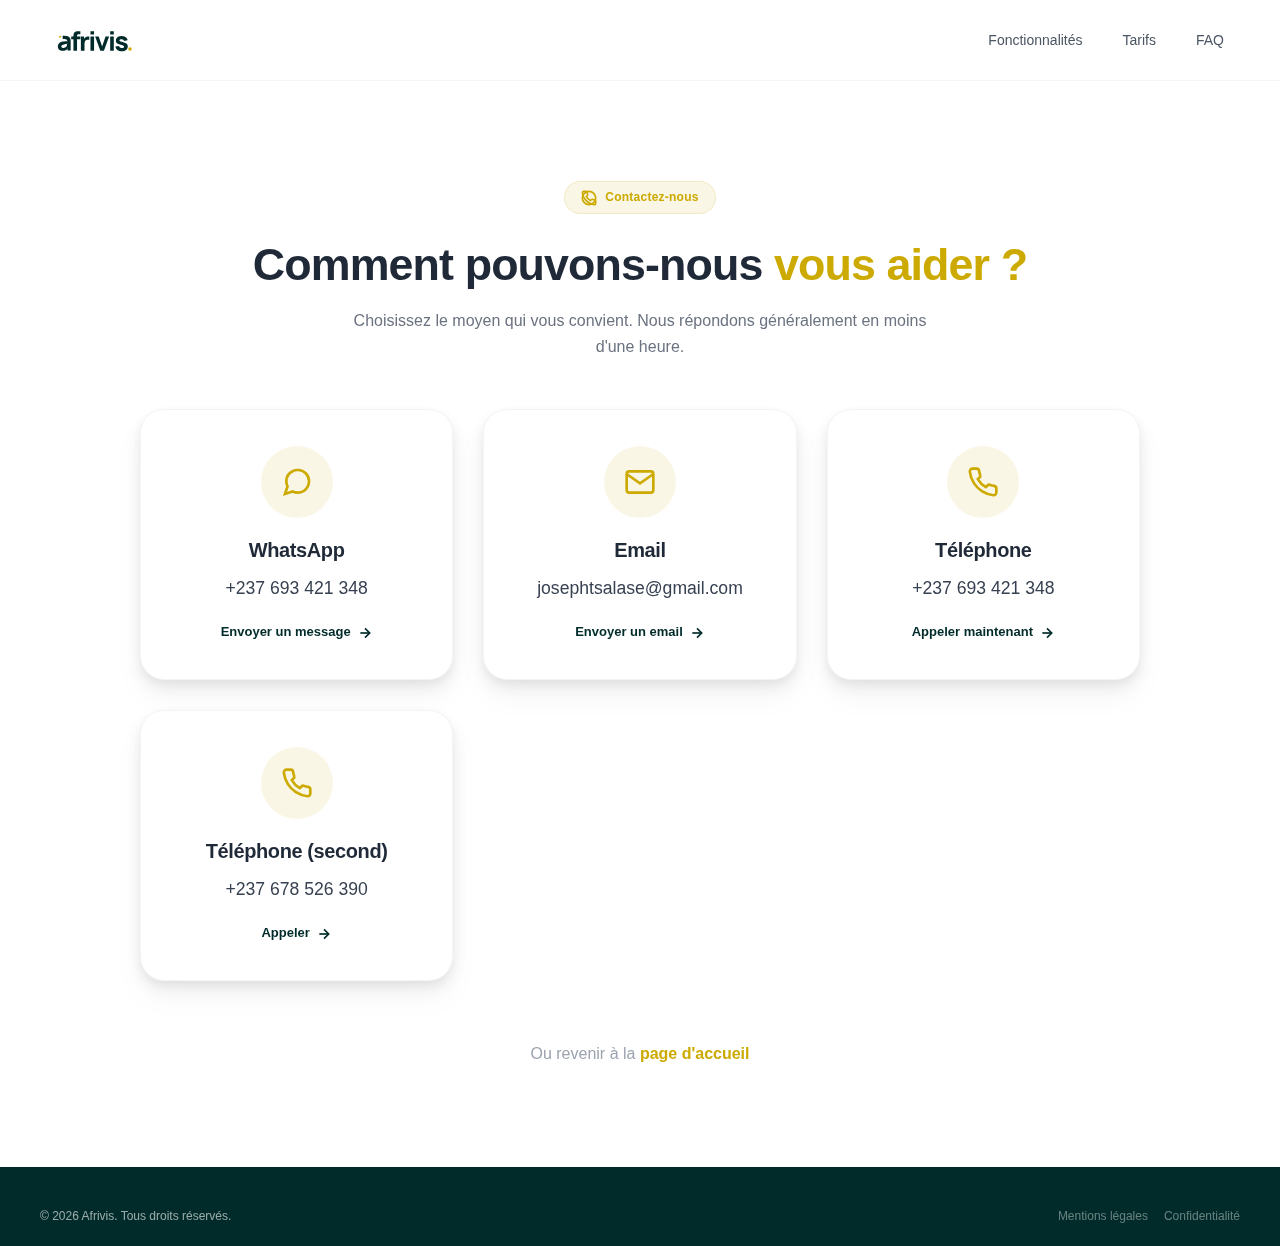
<file: contact.html>
<!DOCTYPE html>
<html lang="fr">
<head>
  <meta charset="UTF-8">
  <meta name="viewport" content="width=device-width, initial-scale=1.0, minimum-scale=1.0">
  <title>Contact — Afrivis</title>
  <meta name="theme-color" content="#012B2A">
  <meta name="mobile-web-app-capable" content="yes">
  <meta name="apple-mobile-web-app-capable" content="yes">
  <meta name="apple-mobile-web-app-status-bar-style" content="black-translucent">
  <meta name="apple-mobile-web-app-title" content="Afrivis">
  <!-- Favicons -->
  <link rel="icon" type="image/svg+xml" href="./icons/Icone%20principal.svg">
  <link rel="icon" type="image/png" sizes="16x16" href="./icons/favicon-16x16.png">
  <link rel="icon" type="image/png" sizes="32x32" href="./icons/favicon-32x32.png">
  <link rel="icon" type="image/png" sizes="48x48" href="./icons/favicon-48x48.png">
  <link rel="apple-touch-icon" sizes="180x180" href="./icons/apple-touch-icon.png">
  <link rel="manifest" href="./manifest.json">
  <link rel="mask-icon" href="./icons/safari-pinned-tab.svg" color="#012B2A">
  <link rel="icon" type="image/x-icon" href="./icons/favicon.svg">
  <!-- Google Fonts : Manrope & Inter -->
  <link href="https://fonts.googleapis.com/css2?family=Manrope:wght@400;500;700;800&family=Inter:wght@300;400;500;600;700&display=swap" rel="stylesheet">
  <style>
    /* ===== VARIABLES ===== */
    :root {
      --primary: #012B2A;
      --accent: #CCAA01;
      --accent-light: rgba(204, 170, 1, 0.1);
      --background: #FFFFFF;
      --gray-50: #F9FAFB;
      --gray-100: #F3F4F6;
      --gray-200: #E5E7EB;
      --gray-300: #D1D5DB;
      --gray-400: #9CA3AF;
      --gray-500: #6B7280;
      --gray-600: #4B5563;
      --gray-700: #374151;
      --gray-800: #1F2937;
      --gray-900: #111827;
      --white: #FFFFFF;
      --green: #10B981;
      --green-light: #D1FAE5;
      --shadow-card: 0 4px 8px rgba(0,0,0,0.04), 0 8px 16px rgba(0,0,0,0.06), 0 16px 32px rgba(0,0,0,0.04);
      --shadow-hover: 0 8px 16px rgba(0,0,0,0.06), 0 16px 32px rgba(0,0,0,0.08), 0 32px 64px rgba(0,0,0,0.06);
      --radius-card: 24px;
      --radius-btn: 40px;
      --transition: all 0.2s cubic-bezier(0.1, 0.9, 0.2, 1);
      --section-padding: 100px;
    }

    * { box-sizing: border-box; margin: 0; padding: 0; }
    body {
      font-family: 'Inter', sans-serif;
      background: var(--background);
      color: var(--gray-800);
      line-height: 1.6;
      -webkit-font-smoothing: antialiased;
      min-height: 100vh;
      display: flex;
      flex-direction: column;
    }

    .container { max-width: 1280px; margin: 0 auto; padding: 0 40px; }
    section { padding: var(--section-padding) 0; }

    h1, h2, h3, h4 { font-family: 'Manrope', sans-serif; font-weight: 700; line-height: 1.2; letter-spacing: -0.02em; }
    h1 { font-size: clamp(2rem, 5vw, 2.8rem); margin-bottom: 1rem; } /* 28px */
    h2 { font-size: clamp(1.5rem, 3vw, 2rem); margin-bottom: 1rem; } /* 20px */
    h3 { font-size: 1.25rem; } /* 20px */
    .section-tag {
      display: inline-flex; align-items: center; gap: 8px;
      background: var(--accent-light); color: var(--accent);
      padding: 6px 16px; border-radius: 40px;
      font-size: 12px; font-weight: 600; letter-spacing: 0.02em;
      margin-bottom: 24px;
      border: 1px solid rgba(204, 170, 1, 0.15);
    }
    .highlight { color: var(--accent); }
    .text-center { text-align: center; }

    .btn {
      display: inline-flex; align-items: center; gap: 8px;
      padding: 14px 32px; border-radius: var(--radius-btn);
      font-weight: 600; text-decoration: none; transition: var(--transition);
      font-size: 14px; border: none; cursor: pointer;
      letter-spacing: -0.01em; white-space: nowrap;
    }
    .btn-primary {
      background: var(--primary); color: white;
      box-shadow: 0 4px 12px rgba(1, 43, 42, 0.3);
    }
    .btn-primary:hover {
      background: #013f3d; transform: translateY(-2px);
      box-shadow: 0 8px 20px rgba(1, 43, 42, 0.4);
    }
    .btn-secondary {
      background: var(--white); color: var(--gray-700);
      border: 1px solid var(--gray-200);
    }
    .btn-secondary:hover {
      border-color: var(--accent); color: var(--accent);
      background: var(--accent-light); transform: translateY(-2px);
    }

    /* ===== NAVBAR ===== */
    nav {
      padding: 16px 0; position: sticky; top: 0; z-index: 1000;
      background: rgba(255,255,255,0.8);
      backdrop-filter: blur(20px) saturate(180%);
      border-bottom: 1px solid rgba(0,0,0,0.04);
    }
    .nav-flex { display: flex; justify-content: space-between; align-items: center; }
    .logo {
      font-family: 'Manrope', sans-serif; font-weight: 800; font-size: 20px;
      color: var(--gray-800); text-decoration: none; display: flex; align-items: center; gap: 10px;
    }
    .logo img {
     height: 48px; width: auto;
    max-width: 160px;
    object-fit: contain; object-position: left center;
    display: block;
    }
    .logo span { color: var(--accent); }
    .nav-links { display: flex; gap: 8px; }
    .nav-link {
      font-family: 'Inter', sans-serif;
      font-size: 14px; font-weight: 500; color: var(--gray-600);
      text-decoration: none; padding: 8px 16px; border-radius: 30px;
      transition: var(--transition);
    }
    .nav-link:hover { background: var(--gray-100); color: var(--gray-800); }

    /* ===== CONTACT CARDS ===== */
    .contact-grid {
      display: grid;
      grid-template-columns: repeat(auto-fit, minmax(260px, 1fr));
      gap: 30px;
      max-width: 1000px;
      margin: 50px auto 0;
    }
    .contact-card {
      background: white;
      border: 1px solid var(--gray-100);
      border-radius: var(--radius-card);
      padding: 36px 24px;
      text-align: center;
      box-shadow: var(--shadow-card);
      transition: var(--transition);
      text-decoration: none;
      color: inherit;
      display: flex;
      flex-direction: column;
      align-items: center;
      gap: 12px;
    }
    .contact-card:hover {
      transform: translateY(-6px);
      box-shadow: var(--shadow-hover);
      border-color: var(--accent);
    }
    .contact-icon {
      width: 72px;
      height: 72px;
      background: var(--accent-light);
      border-radius: 50%;
      display: flex;
      align-items: center;
      justify-content: center;
      color: var(--accent);
      margin-bottom: 8px;
    }
    .contact-card h3 {
      font-family: 'Manrope', sans-serif;
      font-size: 1.25rem;
      font-weight: 700;
    }
    .contact-detail {
      font-size: 1.1rem;
      font-weight: 500;
      color: var(--gray-700);
      word-break: break-word;
      font-family: 'Inter', sans-serif;
    }
    .contact-action {
      margin-top: 8px;
      font-size: 13px;
      color: var(--primary);
      font-weight: 600;
      display: flex;
      align-items: center;
      gap: 6px;
    }
    .contact-action svg {
      transition: transform 0.2s;
      stroke: var(--primary);
    }
    .contact-card:hover .contact-action svg {
      transform: translateX(4px);
    }

    /* ===== FOOTER ===== */
    footer {
      background: var(--primary);
      color: white;
      padding: 40px 0 20px;
      margin-top: auto;
    }
    .footer-bottom {
      display: flex;
      justify-content: space-between;
      align-items: center;
      flex-wrap: wrap;
      gap: 14px;
    }
    .footer-bottom p { color: rgba(255,255,255,0.6); font-size: 12px; }
    .footer-bottom a { color: rgba(255,255,255,0.4); text-decoration: none; font-size: 12px; transition: color 0.2s; }
    .footer-bottom a:hover { color: var(--accent); }

    /* ===== RESPONSIVE ===== */
    @media (max-width: 768px) {
      .container { padding: 0 20px; }
      .nav-links { display: none; }
      .contact-grid { gap: 20px; }
      .contact-card { padding: 30px 20px; }
      .contact-icon { width: 60px; height: 60px; }
      .contact-detail { font-size: 1rem; }
      h1 { font-size: 2rem; }
    }
  </style>
</head>
<body>

<nav>
  <div class="container nav-flex">
    <a href="index.html" class="logo">
      <img src="../public/logo/Logo principal.svg" alt="Afrivis">
    </a>
    <div class="nav-links">
      <a href="index.html#features" class="nav-link">Fonctionnalités</a>
      <a href="index.html#pricing" class="nav-link">Tarifs</a>
      <a href="index.html#faq" class="nav-link">FAQ</a>
    </div>
  </div>
</nav>

<section>
  <div class="container">
    <div class="text-center">
      <div class="section-tag">
        <svg width="16" height="16" viewBox="0 0 24 24" fill="none" stroke="currentColor" stroke-width="2.5"><circle cx="12" cy="12" r="10"/><path d="M22 16.92v3a2 2 0 01-2.18 2 19.79 19.79 0 01-8.63-3.07 19.5 19.5 0 01-6-6 19.79 19.79 0 01-3.07-8.67A2 2 0 014.11 2h3a2 2 0 012 1.72c.127.96.362 1.903.7 2.81a2 2 0 01-.45 2.11L8.09 9.91a16 16 0 006 6l1.27-1.27a2 2 0 012.11-.45c.907.338 1.85.573 2.81.7A2 2 0 0122 16.92z"/></svg>
        Contactez-nous
      </div>
      <h1>Comment pouvons-nous <span class="highlight">vous aider ?</span></h1>
      <p style="max-width:600px;margin:0 auto;color:var(--gray-500);">Choisissez le moyen qui vous convient. Nous répondons généralement en moins d'une heure.</p>
    </div>

    <div class="contact-grid">
      <!-- WhatsApp -->
      <a href="https://wa.me/237693421348?text=Bonjour%20Afrivis%2C%20j'ai%20une%20question" target="_blank" class="contact-card">
        <div class="contact-icon">
          <svg width="32" height="32" viewBox="0 0 24 24" fill="none" stroke="currentColor" stroke-width="2"><path d="M21 11.5a8.38 8.38 0 01-.9 3.8 8.5 8.5 0 01-7.6 4.7 8.38 8.38 0 01-3.8-.9L3 21l1.9-5.7a8.38 8.38 0 01-.9-3.8 8.5 8.5 0 014.7-7.6 8.38 8.38 0 013.8-.9h.5a8.48 8.48 0 018 8v.5z"/></svg>
        </div>
        <h3>WhatsApp</h3>
        <div class="contact-detail">+237 693 421 348</div>
        <span class="contact-action">Envoyer un message <svg width="16" height="16" viewBox="0 0 24 24" fill="none" stroke="currentColor" stroke-width="2.5"><line x1="5" y1="12" x2="19" y2="12"/><polyline points="12 5 19 12 12 19"/></svg></span>
      </a>

      <!-- Email -->
      <a href="mailto:josephtsalase@gmail.com?subject=Contact%20Afrivis" class="contact-card">
        <div class="contact-icon">
          <svg width="32" height="32" viewBox="0 0 24 24" fill="none" stroke="currentColor" stroke-width="2"><path d="M4 4h16c1.1 0 2 .9 2 2v12c0 1.1-.9 2-2 2H4c-1.1 0-2-.9-2-2V6c0-1.1.9-2 2-2z"/><polyline points="22,6 12,13 2,6"/></svg>
        </div>
        <h3>Email</h3>
        <div class="contact-detail">josephtsalase@gmail.com</div>
        <span class="contact-action">Envoyer un email <svg width="16" height="16" viewBox="0 0 24 24" fill="none" stroke="currentColor" stroke-width="2.5"><line x1="5" y1="12" x2="19" y2="12"/><polyline points="12 5 19 12 12 19"/></svg></span>
      </a>

      <!-- Téléphone -->
      <a href="tel:+237693421348" class="contact-card">
        <div class="contact-icon">
          <svg width="32" height="32" viewBox="0 0 24 24" fill="none" stroke="currentColor" stroke-width="2"><path d="M22 16.92v3a2 2 0 01-2.18 2 19.79 19.79 0 01-8.63-3.07 19.5 19.5 0 01-6-6 19.79 19.79 0 01-3.07-8.67A2 2 0 014.11 2h3a2 2 0 012 1.72c.127.96.362 1.903.7 2.81a2 2 0 01-.45 2.11L8.09 9.91a16 16 0 006 6l1.27-1.27a2 2 0 012.11-.45c.907.338 1.85.573 2.81.7A2 2 0 0122 16.92z"/></svg>
        </div>
        <h3>Téléphone</h3>
        <div class="contact-detail">+237 693 421 348</div>
        <span class="contact-action">Appeler maintenant <svg width="16" height="16" viewBox="0 0 24 24" fill="none" stroke="currentColor" stroke-width="2.5"><line x1="5" y1="12" x2="19" y2="12"/><polyline points="12 5 19 12 12 19"/></svg></span>
      </a>

      <!-- Deuxième numéro -->
      <a href="tel:+237678526390" class="contact-card">
        <div class="contact-icon">
          <svg width="32" height="32" viewBox="0 0 24 24" fill="none" stroke="currentColor" stroke-width="2"><path d="M22 16.92v3a2 2 0 01-2.18 2 19.79 19.79 0 01-8.63-3.07 19.5 19.5 0 01-6-6 19.79 19.79 0 01-3.07-8.67A2 2 0 014.11 2h3a2 2 0 012 1.72c.127.96.362 1.903.7 2.81a2 2 0 01-.45 2.11L8.09 9.91a16 16 0 006 6l1.27-1.27a2 2 0 012.11-.45c.907.338 1.85.573 2.81.7A2 2 0 0122 16.92z"/></svg>
        </div>
        <h3>Téléphone (second)</h3>
        <div class="contact-detail">+237 678 526 390</div>
        <span class="contact-action">Appeler <svg width="16" height="16" viewBox="0 0 24 24" fill="none" stroke="currentColor" stroke-width="2.5"><line x1="5" y1="12" x2="19" y2="12"/><polyline points="12 5 19 12 12 19"/></svg></span>
      </a>
    </div>

    <div style="text-align:center; margin-top:60px;">
      <p style="color:var(--gray-400);">Ou revenir à la <a href="index.html" style="color:var(--accent); font-weight:600; text-decoration:none;">page d'accueil</a></p>
    </div>
  </div>
</section>

<footer>
  <div class="container">
    <div class="footer-bottom">
      <p>© 2026 Afrivis. Tous droits réservés.</p>
      <div style="display:flex; gap:16px;">
        <a href="./app/Legal/mentions-legales.html">Mentions légales</a>
        <a href="./app/Legal/confidentialite.html">Confidentialité</a>
      </div>
    </div>
  </div>
</footer>

</body>
</html>
</file>
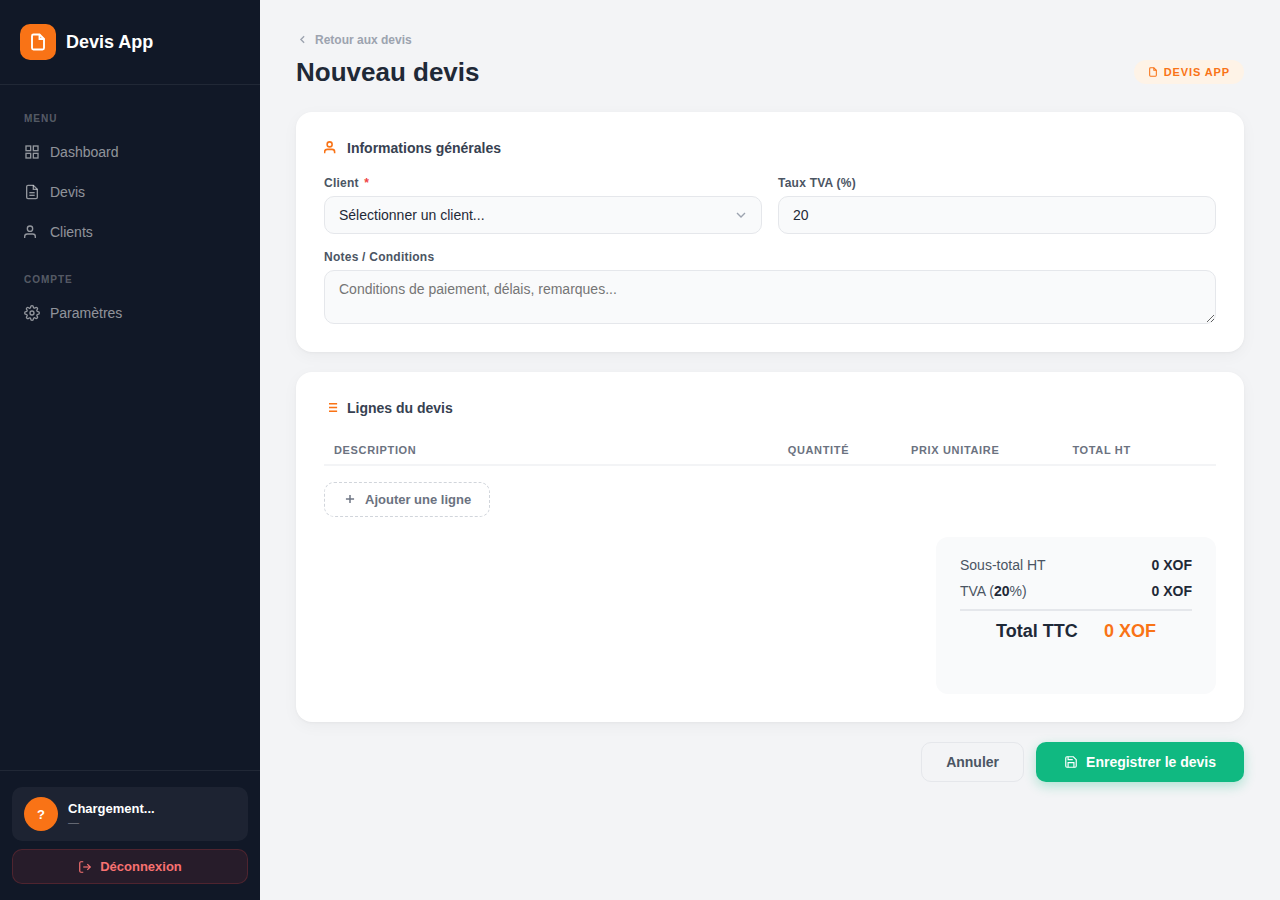
<file: new-quote.html>
<!DOCTYPE html>
<html lang="fr">
<head>
  <meta charset="UTF-8">
  <meta name="viewport" content="width=device-width, initial-scale=1.0, minimum-scale=1.0">
  <!-- PWA -->
  <link rel="manifest" href="/manifest.json">
  <meta name="theme-color" content="#F97316">
  <meta name="mobile-web-app-capable" content="yes">
  <meta name="apple-mobile-web-app-capable" content="yes">
  <meta name="apple-mobile-web-app-status-bar-style" content="black-translucent">
  <meta name="apple-mobile-web-app-title" content="Devis App">
  <link rel="apple-touch-icon" href="/icons/icon-152x152.png">
  <link rel="apple-touch-icon" sizes="192x192" href="/icons/icon-192x192.png">
  <title>Nouveau Devis - Devis App</title>
  <link href="https://fonts.googleapis.com/css2?family=Syne:wght@400;600;700;800&family=DM+Sans:wght@300;400;500;600&display=swap" rel="stylesheet">
  <style>
    *, *::before, *::after { box-sizing: border-box; margin: 0; padding: 0; }

    :root {
      --orange: #F97316;
      --orange-dark: #EA6C0A;
      --orange-light: #FEF3E7;
      --gray-50: #F9FAFB;
      --gray-100: #F3F4F6;
      --gray-200: #E5E7EB;
      --gray-300: #D1D5DB;
      --gray-400: #9CA3AF;
      --gray-500: #6B7280;
      --gray-600: #4B5563;
      --gray-700: #374151;
      --gray-800: #1F2937;
      --gray-900: #111827;
      --green: #10B981;
      --green-light: #D1FAE5;
      --blue: #3B82F6;
      --blue-light: #EFF6FF;
      --red: #EF4444;
      --red-light: #FFF1F1;
      --white: #FFFFFF;
    }

    body { font-family: 'DM Sans', sans-serif; background: var(--gray-100); min-height: 100vh; display: flex; }

    /* ── Sidebar ── */
    .sidebar { width: 260px; min-width: 260px; background: var(--gray-900); display: flex; flex-direction: column; height: 100vh; position: sticky; top: 0; }
    .sidebar-logo { padding: 24px 20px; border-bottom: 1px solid rgba(255,255,255,0.07); display: flex; align-items: center; gap: 10px; }
    .sidebar-logo-icon { width: 36px; height: 36px; background: var(--orange); border-radius: 10px; display: flex; align-items: center; justify-content: center; flex-shrink: 0; }
    .sidebar-logo span { font-family: 'Syne', sans-serif; font-size: 18px; font-weight: 800; color: white; }
    .sidebar-nav { flex: 1; padding: 16px 12px; display: flex; flex-direction: column; gap: 4px; }
    .nav-section-label { font-size: 10px; font-weight: 700; letter-spacing: 0.1em; text-transform: uppercase; color: rgba(255,255,255,0.3); padding: 12px 12px 6px; }
    .nav-link { display: flex; align-items: center; gap: 10px; padding: 10px 12px; border-radius: 10px; color: rgba(255,255,255,0.55); text-decoration: none; font-size: 14px; font-weight: 500; transition: all 0.2s; }
    .nav-link:hover { background: rgba(255,255,255,0.07); color: rgba(255,255,255,0.9); }
    .nav-link.active { background: rgba(249,115,22,0.15); color: var(--orange); }
    .sidebar-footer { padding: 16px 12px; border-top: 1px solid rgba(255,255,255,0.07); }
    .user-card { display: flex; align-items: center; gap: 10px; padding: 10px 12px; border-radius: 10px; margin-bottom: 8px; background: rgba(255,255,255,0.05); }
    .user-avatar { width: 34px; height: 34px; border-radius: 50%; background: var(--orange); display: flex; align-items: center; justify-content: center; font-family: 'Syne', sans-serif; font-size: 13px; font-weight: 700; color: white; flex-shrink: 0; }
    .user-name { font-size: 13px; font-weight: 600; color: white; white-space: nowrap; overflow: hidden; text-overflow: ellipsis; }
    .user-role { font-size: 11px; color: rgba(255,255,255,0.4); }
    .btn-logout { width: 100%; display: flex; align-items: center; justify-content: center; gap: 8px; padding: 9px; border-radius: 10px; background: rgba(239,68,68,0.1); color: #F87171; font-family: 'DM Sans', sans-serif; font-size: 13px; font-weight: 600; border: 1px solid rgba(239,68,68,0.2); cursor: pointer; transition: all 0.2s; }
    .btn-logout:hover { background: rgba(239,68,68,0.2); color: #FCA5A5; }

    /* ── Mobile bottom nav ── */
    .mobile-nav {
      display: none;
      position: fixed; bottom: 0; left: 0; right: 0;
      background: var(--gray-900);
      padding: 10px 0 calc(10px + env(safe-area-inset-bottom));
      z-index: 50;
      border-top: 1px solid rgba(255,255,255,0.07);
    }
    .mobile-nav-inner { display: flex; justify-content: space-around; }
    .mobile-nav-link {
      display: flex; flex-direction: column; align-items: center; gap: 4px;
      color: rgba(255,255,255,0.45); text-decoration: none;
      font-size: 10px; font-weight: 600; padding: 4px 12px;
      border-radius: 10px; transition: all 0.2s;
    }
    .mobile-nav-link.active { color: var(--orange); }

    /* ── Main ── */
    .main { flex: 1; overflow-y: auto; padding: 32px 36px; }

    .back-link { display: inline-flex; align-items: center; gap: 6px; font-size: 12px; font-weight: 600; color: var(--gray-400); text-decoration: none; transition: color 0.2s; margin-bottom: 10px; }
    .back-link:hover { color: var(--orange); }

    .page-header { display: flex; align-items: center; justify-content: space-between; margin-bottom: 24px; flex-wrap: wrap; gap: 10px; }
    .page-title { font-family: 'Syne', sans-serif; font-size: 26px; font-weight: 800; color: var(--gray-800); }
    .header-badge {
      display: inline-flex; align-items: center; gap: 6px;
      background: var(--orange-light); color: var(--orange);
      font-family: 'Syne', sans-serif; font-size: 11px; font-weight: 700;
      letter-spacing: 0.08em; text-transform: uppercase;
      padding: 6px 14px; border-radius: 100px;
    }

    /* ── Card ── */
    .card {
      background: var(--white); border-radius: 16px; padding: 28px;
      box-shadow: 0 1px 3px rgba(0,0,0,0.04), 0 4px 16px rgba(0,0,0,0.04);
      margin-bottom: 20px;
      animation: slideUp 0.35s ease both;
    }
    .card:nth-child(2) { animation-delay: 0.06s; }
    .card:nth-child(3) { animation-delay: 0.12s; }
    @keyframes slideUp { from { opacity: 0; transform: translateY(12px); } to { opacity: 1; transform: translateY(0); } }

    .card-title { font-family: 'Syne', sans-serif; font-size: 14px; font-weight: 700; color: var(--gray-700); margin-bottom: 20px; display: flex; align-items: center; gap: 8px; }
    .card-title svg { color: var(--orange); }

    /* ── Form fields ── */
    .form-grid { display: grid; grid-template-columns: 1fr 1fr; gap: 16px; }
    .col-2 { grid-column: span 2; }
    .field-group { display: flex; flex-direction: column; gap: 6px; }
    .field-group label { font-size: 12px; font-weight: 600; color: var(--gray-600); letter-spacing: 0.02em; }
    .field-group label span { color: var(--red); margin-left: 2px; }

    select, input[type="number"], input[type="text"], textarea {
      width: 100%; border: 1.5px solid var(--gray-200); border-radius: 10px;
      padding: 10px 14px; font-family: 'DM Sans', sans-serif; font-size: 14px;
      color: var(--gray-800); background: var(--gray-50);
      transition: border-color 0.2s, box-shadow 0.2s, background 0.2s;
      outline: none; appearance: none;
    }
    select { background-image: url("data:image/svg+xml,%3Csvg xmlns='http://www.w3.org/2000/svg' width='16' height='16' viewBox='0 0 24 24' fill='none' stroke='%239CA3AF' stroke-width='2'%3E%3Cpolyline points='6 9 12 15 18 9'/%3E%3C/svg%3E"); background-repeat: no-repeat; background-position: right 12px center; padding-right: 36px; }
    input:focus, select:focus, textarea:focus { border-color: var(--orange); background: var(--white); box-shadow: 0 0 0 3px rgba(249,115,22,0.1); }

    /* ── Desktop table ── */
    .items-table-wrap { overflow-x: auto; }
    table { width: 100%; border-collapse: collapse; }
    thead tr { border-bottom: 2px solid var(--gray-100); }
    thead th { font-size: 11px; font-weight: 700; color: var(--gray-500); letter-spacing: 0.06em; text-transform: uppercase; padding: 8px 10px; text-align: left; }
    thead th.right { text-align: right; }
    tbody tr { border-bottom: 1px solid var(--gray-100); transition: background 0.15s; }
    tbody tr:hover { background: var(--gray-50); }
    tbody td { padding: 8px 10px; vertical-align: middle; }
    tbody td.right { text-align: right; }
    tbody input { border-radius: 8px; padding: 8px 10px; font-size: 14px; }
    tbody input[type="number"] { text-align: right; }

    .line-total { font-family: 'Syne', sans-serif; font-size: 14px; font-weight: 700; color: var(--gray-800); text-align: right; min-width: 80px; }

    .btn-remove-row {
      width: 30px; height: 30px; border-radius: 8px; border: none;
      background: var(--red-light); color: var(--red);
      cursor: pointer; display: flex; align-items: center; justify-content: center;
      transition: all 0.2s; margin: 0 auto;
    }
    .btn-remove-row:hover { background: var(--red); color: white; }

    /* ── Mobile item cards ── */
    .mobile-items { display: none; flex-direction: column; gap: 12px; }
    .mobile-item-card {
      background: var(--gray-50); border-radius: 12px;
      border: 1.5px solid var(--gray-200); padding: 14px;
    }
    .mobile-item-header {
      display: flex; align-items: center; justify-content: space-between;
      margin-bottom: 12px;
    }
    .mobile-item-label { font-size: 12px; font-weight: 700; color: var(--gray-500); letter-spacing: 0.05em; text-transform: uppercase; }
    .mobile-item-total { font-family: 'Syne', sans-serif; font-size: 15px; font-weight: 800; color: var(--orange); }
    .mobile-item-grid { display: grid; grid-template-columns: 1fr 1fr; gap: 10px; margin-top: 10px; }
    .mobile-field-label { font-size: 11px; font-weight: 600; color: var(--gray-500); margin-bottom: 4px; }
    .mobile-item-desc { grid-column: span 2; }

    /* ── Add row button ── */
    .btn-add-row {
      display: inline-flex; align-items: center; gap: 8px;
      margin-top: 16px; padding: 9px 18px; border-radius: 10px;
      border: 1.5px dashed var(--gray-300); background: none;
      color: var(--gray-500); font-family: 'DM Sans', sans-serif;
      font-size: 13px; font-weight: 600; cursor: pointer; transition: all 0.2s;
    }
    .btn-add-row:hover { border-color: var(--orange); color: var(--orange); background: var(--orange-light); }
    .btn-add-row-mobile {
      display: none; width: 100%; align-items: center; justify-content: center; gap: 8px;
      margin-top: 12px; padding: 12px; border-radius: 12px;
      border: 1.5px dashed var(--gray-300); background: none;
      color: var(--gray-500); font-family: 'DM Sans', sans-serif;
      font-size: 14px; font-weight: 600; cursor: pointer; transition: all 0.2s;
    }
    .btn-add-row-mobile:hover { border-color: var(--orange); color: var(--orange); background: var(--orange-light); }

    /* ── Totaux ── */
    .totals-wrap { margin-top: 20px; display: flex; justify-content: flex-end; }
    .totals-box {
      background: var(--gray-50); border-radius: 12px; padding: 20px 24px;
      min-width: 280px; display: flex; flex-direction: column; gap: 10px;
    }
    .total-row { display: flex; justify-content: space-between; align-items: center; font-size: 14px; color: var(--gray-600); }
    .total-row.main { padding-top: 10px; border-top: 2px solid var(--gray-200); font-family: 'Syne', sans-serif; font-size: 18px; font-weight: 800; color: var(--gray-800); }
    .total-row span:last-child { font-weight: 700; color: var(--gray-800); }
    .total-row.main span:last-child { color: var(--orange); }

    /* ── Desktop actions ── */
    .actions-bar { display: flex; justify-content: flex-end; gap: 12px; margin-top: 8px; }
    .btn-cancel {
      padding: 11px 24px; border-radius: 10px; border: 1.5px solid var(--gray-200);
      background: var(--gray-100); color: var(--gray-600);
      font-family: 'DM Sans', sans-serif; font-size: 14px; font-weight: 600;
      cursor: pointer; text-decoration: none; display: inline-flex; align-items: center; transition: all 0.2s;
    }
    .btn-cancel:hover { background: var(--gray-200); }
    .btn-save {
      padding: 11px 28px; border-radius: 10px; border: none;
      background: var(--green); color: white;
      font-family: 'DM Sans', sans-serif; font-size: 14px; font-weight: 700;
      cursor: pointer; display: inline-flex; align-items: center; gap: 8px;
      box-shadow: 0 4px 12px rgba(16,185,129,0.3); transition: all 0.2s;
    }
    .btn-save:hover { filter: brightness(1.05); transform: translateY(-1px); }
    .btn-save:disabled { opacity: 0.6; cursor: not-allowed; transform: none; }

    /* ── Mobile sticky save bar ──
       CORRECTION : z-index 55 (> nav z-index 50)
       bottom = hauteur nav (~65px) + safe area, pas 0
    ── */
    .mobile-save-bar {
      display: none;
      position: fixed;
      bottom: calc(65px + env(safe-area-inset-bottom));
      left: 0; right: 0;
      background: var(--white);
      padding: 12px 16px;
      border-top: 2px solid var(--gray-200);
      z-index: 55;   /* AU-DESSUS de la mobile-nav (z-index 50) */
      gap: 10px;
      box-shadow: 0 -4px 20px rgba(0,0,0,0.08);
    }
    .mobile-save-bar .btn-save-m {
      flex: 1; padding: 14px; border-radius: 12px; border: none;
      background: var(--green); color: white;
      font-family: 'DM Sans', sans-serif; font-size: 15px; font-weight: 700;
      cursor: pointer; display: flex; align-items: center; justify-content: center; gap: 8px;
      box-shadow: 0 4px 14px rgba(16,185,129,0.4); transition: all 0.2s;
    }
    .mobile-save-bar .btn-save-m:active { transform: scale(0.98); }
    .mobile-save-bar .btn-save-m:disabled { opacity: 0.6; cursor: not-allowed; }
    .mobile-save-bar .btn-cancel-m {
      padding: 14px 18px; border-radius: 12px;
      border: 1.5px solid var(--gray-200); background: var(--gray-100);
      color: var(--gray-600); font-family: 'DM Sans', sans-serif;
      font-size: 14px; font-weight: 600; cursor: pointer; text-decoration: none;
      display: flex; align-items: center; justify-content: center; transition: all 0.2s;
    }

    /* ── Toast ── */
    .toast { position: fixed; bottom: 80px; right: 20px; padding: 14px 20px; border-radius: 12px; font-size: 14px; font-weight: 600; display: flex; align-items: center; gap: 10px; box-shadow: 0 8px 32px rgba(0,0,0,0.12); animation: toastIn 0.3s ease; z-index: 999; max-width: calc(100vw - 40px); }
    .toast.success { background: var(--green); color: white; }
    .toast.error   { background: var(--red);   color: white; }
    @keyframes toastIn { from { opacity: 0; transform: translateY(12px); } to { opacity: 1; transform: translateY(0); } }

    @keyframes spin { to { transform: rotate(360deg); } }
    .spinner { width: 16px; height: 16px; border: 2px solid rgba(255,255,255,0.4); border-top-color: white; border-radius: 50%; animation: spin 0.7s linear infinite; }

    /* ── RESPONSIVE ── */
    @media (max-width: 900px) {
      .sidebar { display: none; }
      .mobile-nav { display: block; }

      /* Espace bas : nav (65px) + save bar (~70px) + marge */
      .main { padding: 16px 12px 200px; }
      .page-title { font-size: 22px; }
      .card { padding: 18px 14px; }

      .form-grid { grid-template-columns: 1fr; }
      .col-2 { grid-column: span 1; }

      .items-table-wrap { display: none; }
      .btn-add-row { display: none; }
      .mobile-items { display: flex; }
      .btn-add-row-mobile { display: flex; }

      .totals-wrap { justify-content: stretch; }
      .totals-box { width: 100%; min-width: unset; }

      .actions-bar { display: none; }
      .mobile-save-bar { display: flex; }  /* ← AFFICHER la barre */

      .back-link { margin-bottom: 6px; }
      .toast { bottom: 170px; }  /* au-dessus de la save bar */
    }
    @media (min-width: 901px) {
      .mobile-save-bar { display: none; }
      .toast { bottom: 28px; right: 28px; }
    }
  </style>
</head>

<body>

  <!-- Sidebar desktop -->
  <aside class="sidebar">
    <div class="sidebar-logo">
      <div class="sidebar-logo-icon">
        <svg width="18" height="18" viewBox="0 0 24 24" fill="none" stroke="white" stroke-width="2.5"><path d="M14 2H6a2 2 0 00-2 2v16a2 2 0 002 2h12a2 2 0 002-2V8z"/><polyline points="14 2 14 8 20 8"/></svg>
      </div>
      <span>Devis App</span>
    </div>
    <nav class="sidebar-nav">
      <span class="nav-section-label">Menu</span>
      <a href="dashboard.html" class="nav-link">
        <svg width="16" height="16" viewBox="0 0 24 24" fill="none" stroke="currentColor" stroke-width="2"><rect x="3" y="3" width="7" height="7"/><rect x="14" y="3" width="7" height="7"/><rect x="14" y="14" width="7" height="7"/><rect x="3" y="14" width="7" height="7"/></svg>
        Dashboard
      </a>
      <a href="quotes.html" class="nav-link">
        <svg width="16" height="16" viewBox="0 0 24 24" fill="none" stroke="currentColor" stroke-width="2"><path d="M14 2H6a2 2 0 00-2 2v16a2 2 0 002 2h12a2 2 0 002-2V8z"/><polyline points="14 2 14 8 20 8"/><line x1="16" y1="13" x2="8" y2="13"/><line x1="16" y1="17" x2="8" y2="17"/></svg>
        Devis
      </a>
      <a href="liste-clients.html" class="nav-link">
        <svg width="16" height="16" viewBox="0 0 24 24" fill="none" stroke="currentColor" stroke-width="2"><path d="M17 21v-2a4 4 0 00-4-4H5a4 4 0 00-4 4v2"/><circle cx="9" cy="7" r="4"/></svg>
        Clients
      </a>
      <span class="nav-section-label" style="margin-top:8px;">Compte</span>
      <a href="settings.html" class="nav-link">
        <svg width="16" height="16" viewBox="0 0 24 24" fill="none" stroke="currentColor" stroke-width="2"><circle cx="12" cy="12" r="3"/><path d="M19.4 15a1.65 1.65 0 00.33 1.82l.06.06a2 2 0 010 2.83 2 2 0 01-2.83 0l-.06-.06a1.65 1.65 0 00-1.82-.33 1.65 1.65 0 00-1 1.51V21a2 2 0 01-4 0v-.09A1.65 1.65 0 009 19.4a1.65 1.65 0 00-1.82.33l-.06.06a2 2 0 01-2.83-2.83l.06-.06A1.65 1.65 0 004.68 15a1.65 1.65 0 00-1.51-1H3a2 2 0 010-4h.09A1.65 1.65 0 004.6 9a1.65 1.65 0 00-.33-1.82l-.06-.06a2 2 0 012.83-2.83l.06.06A1.65 1.65 0 009 4.68a1.65 1.65 0 001-1.51V3a2 2 0 014 0v.09a1.65 1.65 0 001 1.51 1.65 1.65 0 001.82-.33l.06-.06a2 2 0 012.83 2.83l-.06.06A1.65 1.65 0 0019.4 9a1.65 1.65 0 001.51 1H21a2 2 0 010 4h-.09a1.65 1.65 0 00-1.51 1z"/></svg>
        Paramètres
      </a>
    </nav>
    <div class="sidebar-footer">
      <div class="user-card">
        <div class="user-avatar" id="userAvatar">?</div>
        <div>
          <div class="user-name" id="sidebarName">Chargement...</div>
          <div class="user-role" id="sidebarCompany">—</div>
        </div>
      </div>
      <button class="btn-logout" id="logoutBtn">
        <svg width="14" height="14" viewBox="0 0 24 24" fill="none" stroke="currentColor" stroke-width="2"><path d="M9 21H5a2 2 0 01-2-2V5a2 2 0 012-2h4"/><polyline points="16 17 21 12 16 7"/><line x1="21" y1="12" x2="9" y2="12"/></svg>
        Déconnexion
      </button>
    </div>
  </aside>

  <!-- Main -->
  <main class="main">

    <a href="quotes.html" class="back-link">
      <svg width="13" height="13" viewBox="0 0 24 24" fill="none" stroke="currentColor" stroke-width="2.5"><polyline points="15 18 9 12 15 6"/></svg>
      Retour aux devis
    </a>

    <div class="page-header">
      <h1 class="page-title">Nouveau devis</h1>
      <div class="header-badge">
        <svg width="10" height="10" viewBox="0 0 24 24" fill="none" stroke="currentColor" stroke-width="2.5"><path d="M14 2H6a2 2 0 00-2 2v16a2 2 0 002 2h12a2 2 0 002-2V8z"/><polyline points="14 2 14 8 20 8"/></svg>
        Devis App
      </div>
    </div>

    <!-- Infos générales -->
    <div class="card">
      <div class="card-title">
        <svg width="15" height="15" viewBox="0 0 24 24" fill="none" stroke="currentColor" stroke-width="2.5"><path d="M17 21v-2a4 4 0 00-4-4H5a4 4 0 00-4 4v2"/><circle cx="9" cy="7" r="4"/></svg>
        Informations générales
      </div>
      <div class="form-grid">
        <div class="field-group">
          <label>Client <span>*</span></label>
          <select id="clientSelect">
            <option value="">Sélectionner un client...</option>
          </select>
        </div>
        <div class="field-group">
          <label>Taux TVA (%)</label>
          <input type="number" id="taxRate" value="20" min="0" max="100" step="0.1">
        </div>
        <div class="field-group col-2">
          <label>Notes / Conditions</label>
          <textarea id="notes" rows="2" placeholder="Conditions de paiement, délais, remarques..." style="resize:vertical;"></textarea>
        </div>
      </div>
    </div>

    <!-- Lignes du devis -->
    <div class="card">
      <div class="card-title">
        <svg width="15" height="15" viewBox="0 0 24 24" fill="none" stroke="currentColor" stroke-width="2.5"><line x1="8" y1="6" x2="21" y2="6"/><line x1="8" y1="12" x2="21" y2="12"/><line x1="8" y1="18" x2="21" y2="18"/><line x1="3" y1="6" x2="3.01" y2="6"/><line x1="3" y1="12" x2="3.01" y2="12"/><line x1="3" y1="18" x2="3.01" y2="18"/></svg>
        Lignes du devis
      </div>

      <!-- Desktop table -->
      <div class="items-table-wrap">
        <table>
          <thead>
            <tr>
              <th style="width:45%">Description</th>
              <th style="width:12%" class="right">Quantité</th>
              <th style="width:16%" class="right">Prix unitaire</th>
              <th style="width:14%" class="right">Total HT</th>
              <th style="width:8%"></th>
            </tr>
          </thead>
          <tbody id="itemsTable"></tbody>
        </table>
      </div>
      <button class="btn-add-row" id="addRowBtn">
        <svg width="14" height="14" viewBox="0 0 24 24" fill="none" stroke="currentColor" stroke-width="2.5"><line x1="12" y1="5" x2="12" y2="19"/><line x1="5" y1="12" x2="19" y2="12"/></svg>
        Ajouter une ligne
      </button>

      <!-- Mobile cards -->
      <div class="mobile-items" id="mobileItems"></div>
      <button class="btn-add-row-mobile" id="addRowBtnMobile">
        <svg width="16" height="16" viewBox="0 0 24 24" fill="none" stroke="currentColor" stroke-width="2.5"><line x1="12" y1="5" x2="12" y2="19"/><line x1="5" y1="12" x2="19" y2="12"/></svg>
        Ajouter une ligne
      </button>

      <!-- Totaux -->
      <div class="totals-wrap">
        <div class="totals-box">
          <div class="total-row">
            <span>Sous-total HT</span>
            <span id="subtotal">0 XOF</span>
          </div>
          <div class="total-row">
            <span>TVA (<span id="taxRateDisplay">20</span>%)</span>
            <span id="taxAmount">0 XOF</span>
          </div>
          <div class="total-row main">
            <span>Total TTC</span>
            <span id="totalAmount">0 XOF</span>
          </div>
        </div>
      </div>
    </div>

    <!-- Desktop actions -->
    <div class="actions-bar">
      <a href="quotes.html" class="btn-cancel">Annuler</a>
      <button class="btn-save" id="saveBtn">
        <svg width="14" height="14" viewBox="0 0 24 24" fill="none" stroke="currentColor" stroke-width="2"><path d="M19 21H5a2 2 0 01-2-2V5a2 2 0 012-2h11l5 5v11a2 2 0 01-2 2z"/><polyline points="17 21 17 13 7 13 7 21"/><polyline points="7 3 7 8 15 8"/></svg>
        Enregistrer le devis
      </button>
    </div>

  </main>

  <!-- ═══ MOBILE STICKY SAVE BAR (au-dessus de la nav) ═══ -->
  <div class="mobile-save-bar" id="mobileSaveBar">
    <a href="quotes.html" class="btn-cancel-m">Annuler</a>
    <button class="btn-save-m" id="saveBtnMobile">
      <svg width="15" height="15" viewBox="0 0 24 24" fill="none" stroke="currentColor" stroke-width="2"><path d="M19 21H5a2 2 0 01-2-2V5a2 2 0 012-2h11l5 5v11a2 2 0 01-2 2z"/><polyline points="17 21 17 13 7 13 7 21"/><polyline points="7 3 7 8 15 8"/></svg>
      Enregistrer le devis
    </button>
  </div>

  <!-- Mobile bottom nav -->
  <nav class="mobile-nav">
    <div class="mobile-nav-inner">
      <a href="dashboard.html" class="mobile-nav-link">
        <svg width="20" height="20" viewBox="0 0 24 24" fill="none" stroke="currentColor" stroke-width="2"><rect x="3" y="3" width="7" height="7"/><rect x="14" y="3" width="7" height="7"/><rect x="14" y="14" width="7" height="7"/><rect x="3" y="14" width="7" height="7"/></svg>
        Dashboard
      </a>
      <a href="quotes.html" class="mobile-nav-link">
        <svg width="20" height="20" viewBox="0 0 24 24" fill="none" stroke="currentColor" stroke-width="2"><path d="M14 2H6a2 2 0 00-2 2v16a2 2 0 002 2h12a2 2 0 002-2V8z"/><polyline points="14 2 14 8 20 8"/></svg>
        Devis
      </a>
      <a href="liste-clients.html" class="mobile-nav-link">
        <svg width="20" height="20" viewBox="0 0 24 24" fill="none" stroke="currentColor" stroke-width="2"><path d="M17 21v-2a4 4 0 00-4-4H5a4 4 0 00-4 4v2"/><circle cx="9" cy="7" r="4"/></svg>
        Clients
      </a>
      <a href="settings.html" class="mobile-nav-link">
        <svg width="20" height="20" viewBox="0 0 24 24" fill="none" stroke="currentColor" stroke-width="2"><circle cx="12" cy="12" r="3"/><path d="M19.4 15a1.65 1.65 0 00.33 1.82l.06.06a2 2 0 010 2.83 2 2 0 01-2.83 0l-.06-.06a1.65 1.65 0 00-1.82-.33 1.65 1.65 0 00-1 1.51V21a2 2 0 01-4 0v-.09A1.65 1.65 0 009 19.4a1.65 1.65 0 00-1.82.33l-.06.06a2 2 0 01-2.83-2.83l.06-.06A1.65 1.65 0 004.68 15a1.65 1.65 0 00-1.51-1H3a2 2 0 010-4h.09A1.65 1.65 0 004.6 9a1.65 1.65 0 00-.33-1.82l-.06-.06a2 2 0 012.83-2.83l.06.06A1.65 1.65 0 009 4.68a1.65 1.65 0 001-1.51V3a2 2 0 014 0v.09a1.65 1.65 0 001 1.51 1.65 1.65 0 001.82-.33l.06-.06a2 2 0 012.83 2.83l-.06.06A1.65 1.65 0 0019.4 9a1.65 1.65 0 001.51 1H21a2 2 0 010 4h-.09a1.65 1.65 0 00-1.51 1z"/></svg>
        Réglages
      </a>
    </div>
  </nav>

<script type="module">
import { createClient } from 'https://esm.sh/@supabase/supabase-js'

const supabase = createClient(
  'https://xeezdzbotsblzclnmnxg.supabase.co',
  'eyJhbGciOiJIUzI1NiIsInR5cCI6IkpXVCJ9.eyJpc3MiOiJzdXBhYmFzZSIsInJlZiI6InhlZXpkemJvdHNibHpjbG5tbnhnIiwicm9sZSI6ImFub24iLCJpYXQiOjE3NzA0NDk3NTQsImV4cCI6MjA4NjAyNTc1NH0.RHIGavm6M9WCR6nve1Iz_JKFeQRlpRCU2FNAr9E02PM'
)

let currentUserId = null
let rowCounter = 0

const fmt = (n) => new Intl.NumberFormat('fr-FR', { style: 'currency', currency: 'XOF' }).format(n)

// ── Toast ─────────────────────────────────────────────────────────────────────
function showToast(message, type = "success") {
  document.querySelector(".toast")?.remove()
  const toast = document.createElement("div")
  toast.className = `toast ${type}`
  toast.innerHTML = type === "success"
    ? `<svg width="18" height="18" viewBox="0 0 24 24" fill="none" stroke="currentColor" stroke-width="2.5"><path d="M22 11.08V12a10 10 0 11-5.93-9.14"/><polyline points="22 4 12 14.01 9 11.01"/></svg> ${message}`
    : `<svg width="18" height="18" viewBox="0 0 24 24" fill="none" stroke="currentColor" stroke-width="2.5"><circle cx="12" cy="12" r="10"/><line x1="12" y1="8" x2="12" y2="12"/><line x1="12" y1="16" x2="12.01" y2="16"/></svg> ${message}`
  document.body.appendChild(toast)
  setTimeout(() => toast.remove(), 3500)
}

// ── Init ─────────────────────────────────────────────────────────────────────
async function init() {
  const { data: { session } } = await supabase.auth.getSession()
  if (!session) { window.location.href = "login.html"; return }
  currentUserId = session.user.id
  await loadUserProfile(session.user.id)
  await loadClients()

  const params = new URLSearchParams(window.location.search)
  const clientId = params.get('client_id')
  if (clientId) {
    setTimeout(() => {
      const select = document.getElementById("clientSelect")
      if (select.querySelector(`option[value="${clientId}"]`)) select.value = clientId
    }, 100)
  }

  addRow()
}

async function loadUserProfile(userId) {
  const { data } = await supabase.from("profiles").select("first_name, last_name, company").eq("id", userId).single()
  if (data) {
    const initials = [data.first_name?.[0], data.last_name?.[0]].filter(Boolean).join("").toUpperCase() || "U"
    document.getElementById("userAvatar").textContent = initials
    document.getElementById("sidebarName").textContent = [data.first_name, data.last_name].filter(Boolean).join(" ") || "Utilisateur"
    document.getElementById("sidebarCompany").textContent = data.company || "Mon entreprise"
  }
}

async function loadClients() {
  const { data, error } = await supabase
    .from("clients").select("id, full_name")
    .eq("user_id", currentUserId).order("full_name")

  const select = document.getElementById("clientSelect")
  if (error || !data?.length) {
    select.innerHTML = `<option value="">Aucun client — créez-en un d'abord</option>`
    return
  }
  data.forEach(client => {
    const opt = document.createElement("option")
    opt.value = client.id
    opt.textContent = client.full_name
    select.appendChild(opt)
  })
}

// ── Add row ───────────────────────────────────────────────────────────────────
function addRow() {
  rowCounter++
  const rid = `row-${rowCounter}`

  const tbody = document.getElementById("itemsTable")
  const tr = document.createElement("tr")
  tr.dataset.rid = rid
  tr.innerHTML = `
    <td><input type="text" class="description" placeholder="Description..." data-rid="${rid}"></td>
    <td><input type="number" value="1" min="0" step="0.01" class="quantity" data-rid="${rid}"></td>
    <td><input type="number" value="0" min="0" step="0.01" class="unitPrice" data-rid="${rid}"></td>
    <td class="line-total right" id="lt-${rid}">0 XOF</td>
    <td style="text-align:center;">
      <button class="btn-remove-row" data-rid="${rid}" title="Supprimer">
        <svg width="13" height="13" viewBox="0 0 24 24" fill="none" stroke="currentColor" stroke-width="2.5"><line x1="18" y1="6" x2="6" y2="18"/><line x1="6" y1="6" x2="18" y2="18"/></svg>
      </button>
    </td>`
  tbody.appendChild(tr)

  const mobileItems = document.getElementById("mobileItems")
  const card = document.createElement("div")
  card.className = "mobile-item-card"
  card.dataset.rid = rid
  card.innerHTML = `
    <div class="mobile-item-header">
      <span class="mobile-item-label">Ligne ${rowCounter}</span>
      <div style="display:flex;align-items:center;gap:10px;">
        <span class="mobile-item-total" id="lt-m-${rid}">0 XOF</span>
        <button class="btn-remove-row" data-rid="${rid}" title="Supprimer" style="margin:0;">
          <svg width="13" height="13" viewBox="0 0 24 24" fill="none" stroke="currentColor" stroke-width="2.5"><line x1="18" y1="6" x2="6" y2="18"/><line x1="6" y1="6" x2="18" y2="18"/></svg>
        </button>
      </div>
    </div>
    <div class="mobile-item-desc">
      <div class="mobile-field-label">Description</div>
      <input type="text" class="description-m" placeholder="Description de la prestation..." data-rid="${rid}">
    </div>
    <div class="mobile-item-grid">
      <div>
        <div class="mobile-field-label">Quantité</div>
        <input type="number" value="1" min="0" step="0.01" class="quantity-m" data-rid="${rid}">
      </div>
      <div>
        <div class="mobile-field-label">Prix unitaire</div>
        <input type="number" value="0" min="0" step="0.01" class="unitPrice-m" data-rid="${rid}">
      </div>
    </div>`
  mobileItems.appendChild(card)

  tr.querySelector('.description').addEventListener('input', (e) => { const m=card.querySelector('.description-m'); if(document.activeElement!==m) m.value=e.target.value; calculateTotals() })
  tr.querySelector('.quantity').addEventListener('input',    (e) => { const m=card.querySelector('.quantity-m');    if(document.activeElement!==m) m.value=e.target.value; calculateTotals() })
  tr.querySelector('.unitPrice').addEventListener('input',   (e) => { const m=card.querySelector('.unitPrice-m');   if(document.activeElement!==m) m.value=e.target.value; calculateTotals() })
  card.querySelector('.description-m').addEventListener('input', (e) => { tr.querySelector('.description').value=e.target.value; calculateTotals() })
  card.querySelector('.quantity-m').addEventListener('input',    (e) => { tr.querySelector('.quantity').value=e.target.value; calculateTotals() })
  card.querySelector('.unitPrice-m').addEventListener('input',   (e) => { tr.querySelector('.unitPrice').value=e.target.value; calculateTotals() })

  ;[tr.querySelector('.btn-remove-row'), card.querySelector('.btn-remove-row')].forEach(btn => {
    btn.addEventListener('click', () => { tr.remove(); card.remove(); calculateTotals() })
  })

  calculateTotals()
}

// ── Calculate totals ──────────────────────────────────────────────────────────
function calculateTotals() {
  let subtotal = 0
  const taxRate = parseFloat(document.getElementById("taxRate").value) || 0

  document.querySelectorAll("#itemsTable tr").forEach(row => {
    const qty   = parseFloat(row.querySelector(".quantity")?.value) || 0
    const price = parseFloat(row.querySelector(".unitPrice")?.value) || 0
    const lineTotal = qty * price
    const rid = row.dataset.rid
    const ltEl  = document.getElementById(`lt-${rid}`)
    const ltMEl = document.getElementById(`lt-m-${rid}`)
    if (ltEl)  ltEl.textContent  = fmt(lineTotal)
    if (ltMEl) ltMEl.textContent = fmt(lineTotal)
    subtotal += lineTotal
  })

  const taxAmount   = subtotal * (taxRate / 100)
  const totalAmount = subtotal + taxAmount
  document.getElementById("subtotal").textContent    = fmt(subtotal)
  document.getElementById("taxAmount").textContent   = fmt(taxAmount)
  document.getElementById("totalAmount").textContent = fmt(totalAmount)
  document.getElementById("taxRateDisplay").textContent = taxRate
}

// ── Collect items ─────────────────────────────────────────────────────────────
function collectItems() {
  return Array.from(document.querySelectorAll("#itemsTable tr")).map(row => ({
    description: row.querySelector(".description").value.trim(),
    quantity:    parseFloat(row.querySelector(".quantity").value) || 0,
    unit_price:  parseFloat(row.querySelector(".unitPrice").value) || 0,
    total:       (parseFloat(row.querySelector(".quantity").value)||0) * (parseFloat(row.querySelector(".unitPrice").value)||0)
  }))
}

// ── Save quote ────────────────────────────────────────────────────────────────
async function saveQuote() {
  const clientId = document.getElementById("clientSelect").value
  if (!clientId) { showToast("Veuillez sélectionner un client.", "error"); return }

  const items = collectItems()
  if (!items.length) { showToast("Ajoutez au moins une ligne au devis.", "error"); return }
  if (items.some(i => !i.description)) { showToast("Chaque ligne doit avoir une description.", "error"); return }

  const saveBtn  = document.getElementById("saveBtn")
  const saveBtnM = document.getElementById("saveBtnMobile")
  const loadingHtml = `<span class="spinner"></span> Enregistrement...`
  saveBtn.disabled = true; saveBtn.innerHTML = loadingHtml
  saveBtnM.disabled = true; saveBtnM.innerHTML = loadingHtml

  const { data: quoteNumber, error: rpcError } = await supabase
    .rpc("generate_quote_number", { p_user_id: currentUserId })

  const taxRate     = parseFloat(document.getElementById("taxRate").value) || 0
  const subtotal    = items.reduce((s, i) => s + i.total, 0)
  const taxAmount   = subtotal * (taxRate / 100)
  const totalAmount = subtotal + taxAmount

  const { data: quote, error: quoteError } = await supabase
    .from("quotes").insert({
      user_id:      currentUserId,
      client_id:    clientId,
      quote_number: rpcError ? null : quoteNumber,
      subtotal, tax_rate: taxRate, tax_amount: taxAmount, total_amount: totalAmount,
      notes: document.getElementById("notes").value.trim() || null,
      status: "draft"
    }).select().single()

  if (quoteError) {
    showToast("Erreur : " + quoteError.message, "error")
    const ic = `<svg width="14" height="14" viewBox="0 0 24 24" fill="none" stroke="currentColor" stroke-width="2"><path d="M19 21H5a2 2 0 01-2-2V5a2 2 0 012-2h11l5 5v11a2 2 0 01-2 2z"/><polyline points="17 21 17 13 7 13 7 21"/><polyline points="7 3 7 8 15 8"/></svg>`
    saveBtn.disabled=false; saveBtn.innerHTML=`${ic} Enregistrer le devis`
    saveBtnM.disabled=false; saveBtnM.innerHTML=`${ic} Enregistrer le devis`
    return
  }

  const { error: itemsError } = await supabase.from("quote_items").insert(
    items.map(i => ({ ...i, quote_id: quote.id }))
  )

  if (itemsError) { showToast("Devis créé mais erreur sur les lignes.", "error"); return }

  showToast("Devis enregistré avec succès !")
  setTimeout(() => window.location.href = `view-quote.html?id=${quote.id}`, 1500)
}

// ── Events ────────────────────────────────────────────────────────────────────
document.getElementById("addRowBtn").addEventListener("click", addRow)
document.getElementById("addRowBtnMobile").addEventListener("click", addRow)
document.getElementById("saveBtn").addEventListener("click", saveQuote)
document.getElementById("saveBtnMobile").addEventListener("click", saveQuote)
document.getElementById("taxRate").addEventListener("input", calculateTotals)
document.getElementById("logoutBtn").addEventListener("click", async () => {
  await supabase.auth.signOut(); window.location.href = "login.html"
})

init()
</script>

  <script>
    if ('serviceWorker' in navigator) {
      window.addEventListener('load', async () => {
        try {
          const reg = await navigator.serviceWorker.register('/sw.js', { scope: '/' })
          reg.addEventListener('updatefound', () => {
            const nw = reg.installing
            nw.addEventListener('statechange', () => {
              if (nw.state === 'installed' && navigator.serviceWorker.controller) showPWAUpdate()
            })
          })
        } catch(e) { console.warn('[SW]', e) }
      })
    }
    function showPWAUpdate() {
      const b = document.createElement('div')
      b.id = 'pwa-banner'
      b.innerHTML = `<div style="position:fixed;bottom:80px;left:50%;transform:translateX(-50%);background:#1F2937;color:white;border-radius:14px;padding:13px 18px;display:flex;align-items:center;gap:12px;box-shadow:0 8px 32px rgba(0,0,0,.3);z-index:9999;font-family:'DM Sans',sans-serif;font-size:13px;font-weight:500;white-space:nowrap;border:1px solid rgba(255,255,255,.08);">
        <svg width="16" height="16" viewBox="0 0 24 24" fill="none" stroke="#F97316" stroke-width="2.5"><polyline points="23 4 23 10 17 10"/><path d="M20.49 15a9 9 0 1 1-2.12-9.36L23 10"/></svg>
        Mise à jour disponible
        <button onclick="navigator.serviceWorker.controller&&navigator.serviceWorker.controller.postMessage('SKIP_WAITING');location.reload()" style="background:#F97316;color:white;border:none;border-radius:8px;padding:6px 13px;font-family:inherit;font-size:12px;font-weight:700;cursor:pointer;">Actualiser</button>
        <button onclick="document.getElementById('pwa-banner').remove()" style="background:none;border:none;color:rgba(255,255,255,.4);cursor:pointer;font-size:18px;line-height:1;padding:0 2px;">×</button>
      </div>`
      document.body.appendChild(b)
    }
    let _deferredPrompt = null
    window.addEventListener('beforeinstallprompt', e => { e.preventDefault(); _deferredPrompt = e })
    window.installPWA = async () => {
      if (!_deferredPrompt) return
      _deferredPrompt.prompt()
      await _deferredPrompt.userChoice
      _deferredPrompt = null
    }
  </script>
</body>
</html>
</file>
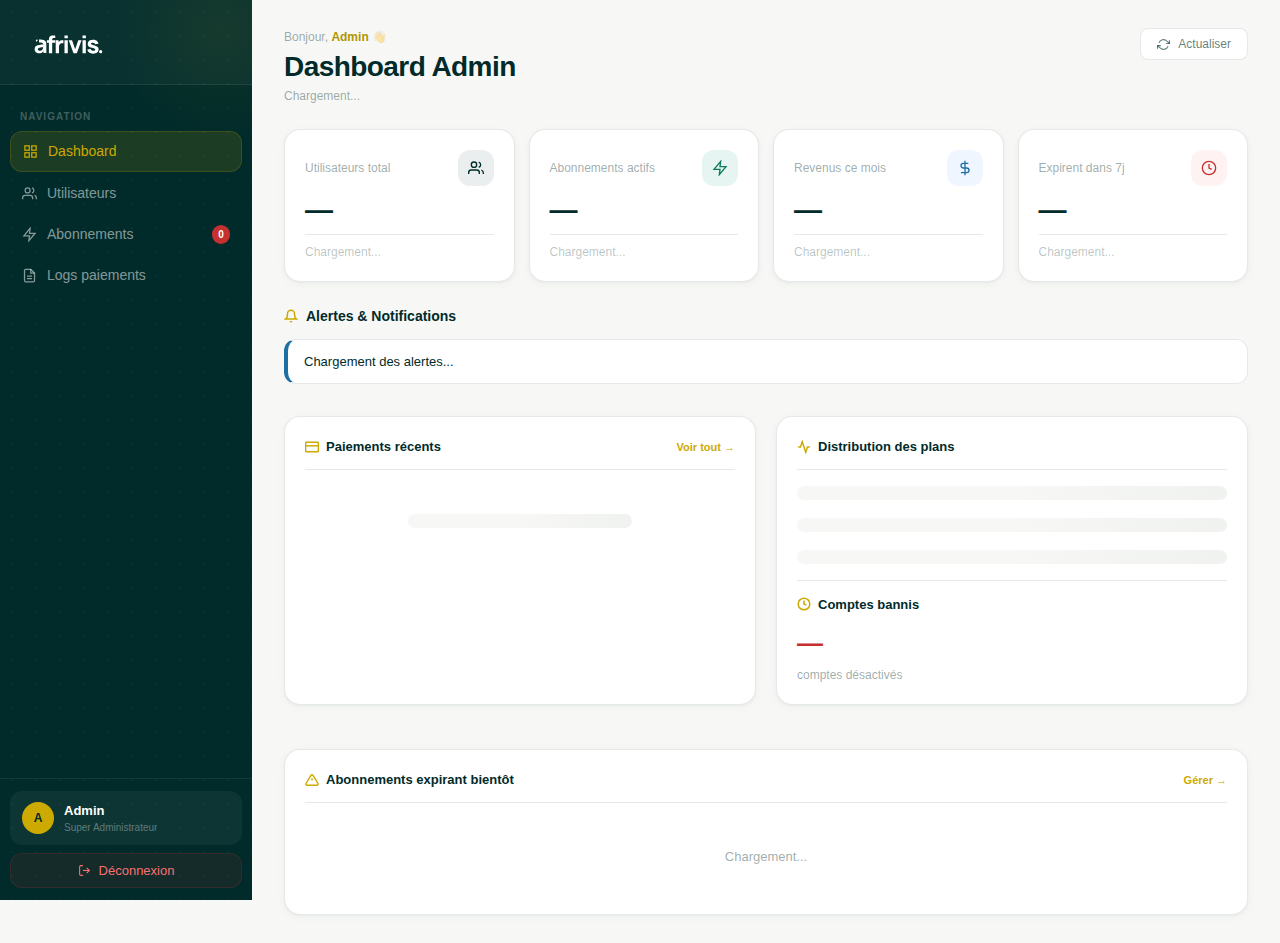
<file: admin/admin-dashboard.html>
<!DOCTYPE html>
<html lang="fr">
<head>
  <meta charset="UTF-8">
  <meta name="viewport" content="width=device-width, initial-scale=1.0, minimum-scale=1.0">
  <link rel="manifest" href="/manifest.json">
  <meta name="theme-color" content="#012B2A">
  <meta name="mobile-web-app-capable" content="yes">
  <meta name="apple-mobile-web-app-capable" content="yes">
  <meta name="apple-mobile-web-app-status-bar-style" content="black-translucent">
  <meta name="apple-mobile-web-app-title" content="afrivis.">
  <link rel="apple-touch-icon" href="/icons/icon-152x152.png">
  <link rel="icon" type="image/x-icon" href="../icons/favicon.svg">

  <title>Super Admin — afrivis.</title>
  <link rel="preconnect" href="https://fonts.googleapis.com">
  <link rel="preconnect" href="https://fonts.gstatic.com" crossorigin>
  <link href="https://fonts.googleapis.com/css2?family=Manrope:wght@400;500;600;700;800&family=Inter:wght@300;400;500;600&display=swap" rel="stylesheet">
  <style>
    /* ═══════════════════════════════════════════════
       afrivis. — Design System Admin
       Primary #012B2A | Accent #CCAA01 | BG #FFFFFF
       H1: Manrope Bold 28px
       H2: Manrope Medium 20px
       Menu: Inter Medium 14px
       Tables: Inter Regular 14px
       Small: Inter Regular 12px
    ═══════════════════════════════════════════════ */
    :root {
      --primary:      #012B2A;
      --primary-h:    #013534;
      --primary-90:   rgba(1,43,42,0.90);
      --primary-12:   rgba(1,43,42,0.12);
      --primary-08:   rgba(1,43,42,0.08);
      --primary-06:   rgba(1,43,42,0.06);
      --primary-04:   rgba(1,43,42,0.04);
      --accent:       #CCAA01;
      --accent-d:     #B09600;
      --accent-l:     #FAF5D7;
      --accent-12:    rgba(204,170,1,0.12);
      --accent-22:    rgba(204,170,1,0.22);
      --white:        #FFFFFF;
      --surface:      #F7F8F6;
      --surface-2:    #F0F2EF;
      --border:       rgba(1,43,42,0.10);
      --border-md:    rgba(1,43,42,0.16);
      --t1:           #012B2A;
      --t2:           rgba(1,43,42,0.62);
      --t3:           rgba(1,43,42,0.40);
      --t4:           rgba(1,43,42,0.28);
      --green:        #0D7A5F;
      --green-bg:     #E6F5F1;
      --green-mid:    #10B981;
      --red:          #C53030;
      --red-bg:       #FEF2F2;
      --blue:         #1D6FA4;
      --blue-bg:      #EFF6FF;
      --amber:        #B45309;
      --amber-bg:     #FFFBEB;
    
      --fd: 'Manrope', sans-serif;
      --fb: 'Inter', sans-serif;
    
      --sh-sm:  0 1px 2px rgba(1,43,42,0.04), 0 2px 8px rgba(1,43,42,0.04);
      --sh-md:  0 2px 4px rgba(1,43,42,0.05), 0 8px 24px rgba(1,43,42,0.08);
      --sh-lg:  0 4px 8px rgba(1,43,42,0.05), 0 16px 48px rgba(1,43,42,0.10);
    
      --r-sm: 8px; --r-md: 12px; --r-lg: 16px; --r-xl: 20px; --r-pill: 100px;
      --ease: cubic-bezier(0.16,1,0.3,1);
      --tr: all 0.22s var(--ease);
    
      --sidebar-w: 252px;
    }
    
    *,*::before,*::after { box-sizing:border-box; margin:0; padding:0; }
    html { height:100%; }
    body {
      font-family: var(--fb);
      background: var(--surface);
      color: var(--t1);
      min-height: 100vh;
      display: flex;
      -webkit-font-smoothing: antialiased;
      line-height: 1.5;
    }
    
    /* ═══════════════════════════
       SIDEBAR
    ═══════════════════════════ */
    .sidebar {
      width: var(--sidebar-w);
      min-width: var(--sidebar-w);
      background: var(--primary);
      display: flex;
      flex-direction: column;
      height: 100vh;
      position: sticky;
      top: 0;
      z-index: 20;
      transition: transform .32s var(--ease);
      overflow: hidden;
    }
    .sidebar::before {
      content: '';
      position: absolute; inset: 0;
      background-image: radial-gradient(circle, rgba(255,255,255,0.03) 1px, transparent 1px);
      background-size: 24px 24px;
      pointer-events: none;
    }
    .sidebar::after {
      content: '';
      position: absolute; top: -80px; right: -80px;
      width: 220px; height: 220px; border-radius: 50%;
      background: radial-gradient(circle, rgba(204,170,1,0.07) 0%, transparent 70%);
      pointer-events: none;
    }
    .sidebar-logo {
      padding: 22px 20px 18px;
      border-bottom: 1px solid rgba(255,255,255,0.08);
      display: flex; align-items: center; justify-content: space-between;
      position: relative; z-index: 1; flex-shrink: 0;
      background: rgba(255,255,255,0.03);
    }
    .sidebar-logo img {
      height: 44px; width: auto; max-width: 170px;
      object-fit: contain; object-position: left center;
      display: block;
    }
    .sidebar-close-btn {
      display: none; margin-left: auto;
      background: none; border: none;
      color: rgba(255,255,255,0.40); cursor: pointer;
      padding: 4px; border-radius: var(--r-sm); flex-shrink: 0;
      transition: color 0.2s;
    }
    .sidebar-close-btn:hover { color: rgba(255,255,255,0.8); }
    .sidebar-nav {
      flex: 1;
      padding: 12px 10px;
      display: flex; flex-direction: column; gap: 2px;
      overflow-y: auto; position: relative; z-index: 1;
    }
    .nav-section-label {
      font-family: var(--fb); font-size: 10px; font-weight: 600;
      letter-spacing: 0.10em; text-transform: uppercase;
      color: rgba(255,255,255,0.25);
      padding: 12px 10px 5px;
    }
    .nav-link {
      display: flex; align-items: center; gap: 10px;
      padding: 9px 12px; border-radius: var(--r-md);
      color: rgba(255,255,255,0.52);
      text-decoration: none; font-family: var(--fb);
      font-size: 14px; font-weight: 500;
      transition: var(--tr); cursor: pointer;
      border: none; background: none; width: 100%; text-align: left;
    }
    .nav-link:hover { background: rgba(255,255,255,0.07); color: rgba(255,255,255,0.88); }
    .nav-link.active {
      background: rgba(204,170,1,0.14);
      color: var(--accent);
      border: 1px solid rgba(204,170,1,0.18);
    }
    .nav-link svg { flex-shrink: 0; }
    .nav-link .badge-count {
      margin-left: auto;
      background: var(--red);
      color: white;
      font-size: 10px;
      font-weight: 700;
      padding: 2px 6px;
      border-radius: 100px;
      min-width: 18px;
      text-align: center;
    }
    .sidebar-footer {
      padding: 12px 10px;
      border-top: 1px solid rgba(255,255,255,0.07);
      position: relative; z-index: 1; flex-shrink: 0;
    }
    .admin-card {
      display: flex; align-items: center; gap: 10px;
      padding: 10px 12px; border-radius: var(--r-md);
      background: rgba(255,255,255,0.05);
      margin-bottom: 8px;
    }
    .admin-avatar {
      width: 32px; height: 32px; border-radius: 50%;
      background: var(--accent); color: var(--primary);
      display: flex; align-items: center; justify-content: center;
      font-family: var(--fd); font-size: 12px; font-weight: 700;
      flex-shrink: 0;
    }
    .admin-info { overflow: hidden; min-width: 0; }
    .admin-name {
      font-family: var(--fb); font-size: 13px; font-weight: 600;
      color: var(--white); white-space: nowrap; overflow: hidden; text-overflow: ellipsis;
    }
    .admin-role {
      font-family: var(--fb); font-size: 10px; color: rgba(255,255,255,0.35);
    }
    .btn-logout {
      width: 100%;
      display: flex; align-items: center; justify-content: center; gap: 8px;
      padding: 9px; border-radius: var(--r-md);
      background: rgba(197,48,48,0.10); color: #F87171;
      font-family: var(--fb); font-size: 13px; font-weight: 500;
      border: 1px solid rgba(197,48,48,0.18); cursor: pointer; transition: var(--tr);
    }
    .btn-logout:hover { background: rgba(197,48,48,0.18); }
    
    /* ═══════════════════════════
       TOPBAR (mobile)
    ═══════════════════════════ */
    .topbar {
      display: none;
      position: sticky; top: 0; z-index: 18;
      background: var(--primary);
      height: 56px; padding: 0 16px;
      align-items: center; justify-content: space-between;
      box-shadow: 0 2px 16px rgba(1,43,42,0.25); flex-shrink: 0;
    }
    .topbar-logo img {
      height: 30px; width: auto; max-width: 120px;
      object-fit: contain; object-position: left center; display: block;
    }
    .topbar-right { display: flex; align-items: center; gap: 8px; }
    .topbar-avatar {
      width: 30px; height: 30px; border-radius: 50%;
      background: var(--accent); color: var(--primary);
      display: flex; align-items: center; justify-content: center;
      font-family: var(--fd); font-size: 11px; font-weight: 700;
    }
    .hamburger {
      background: none; border: none; color: var(--white);
      cursor: pointer; width: 38px; height: 38px; border-radius: var(--r-md);
      display: flex; align-items: center; justify-content: center; transition: background .2s;
    }
    .hamburger:hover { background: rgba(255,255,255,0.10); }
    .ham-lines { display: flex; flex-direction: column; gap: 5px; }
    .ham-lines span {
      display: block; width: 20px; height: 2px;
      background: var(--white); border-radius: 2px;
      transition: transform .3s ease, opacity .3s ease; transform-origin: center;
    }
    .hamburger.open .ham-lines span:nth-child(1) { transform: translateY(7px) rotate(45deg); }
    .hamburger.open .ham-lines span:nth-child(2) { opacity: 0; transform: scaleX(0); }
    .hamburger.open .ham-lines span:nth-child(3) { transform: translateY(-7px) rotate(-45deg); }
    .sidebar-overlay {
      display: none; position: fixed; inset: 0;
      background: rgba(0,0,0,0); z-index: 19;
      transition: background .32s ease; pointer-events: none;
    }
    .sidebar-overlay.active { pointer-events: all; background: rgba(0,0,0,0.5); }
    
    /* ═══════════════════════════
       MAIN CONTENT
    ═══════════════════════════ */
    .main {
      flex: 1; overflow-y: auto;
      padding: 28px 32px;
      min-width: 0;
      display: flex; flex-direction: column; gap: 24px;
      background: var(--surface);
    }
    
    /* Page header */
    .page-header {
      display: flex; align-items: flex-start;
      justify-content: space-between; gap: 16px;
      flex-wrap: wrap;
    }
    .page-greeting {
      font-family: var(--fb); font-size: 12px; font-weight: 400;
      color: var(--t3); margin-bottom: 4px;
    }
    .page-greeting strong { color: var(--accent-d); font-weight: 600; }
    .page-title {
      font-family: var(--fd); font-size: 28px; font-weight: 700;
      color: var(--t1); line-height: 1.2; letter-spacing: -0.02em;
      margin-bottom: 3px;
    }
    .page-sub {
      font-family: var(--fb); font-size: 12px; color: var(--t3);
    }
    
    /* Bouton actualiser */
    .refresh-btn {
      display: inline-flex; align-items: center; gap: 8px;
      background: var(--white); color: var(--t2);
      font-family: var(--fb); font-size: 12px; font-weight: 500;
      padding: 8px 16px; border-radius: var(--r-sm);
      border: 1.5px solid var(--border); cursor: pointer;
      transition: var(--tr);
    }
    .refresh-btn:hover {
      background: var(--surface-2);
      color: var(--primary);
      border-color: var(--primary-12);
    }
    
    /* Stats grid (KPIs) */
    .stats-grid {
      display: grid;
      grid-template-columns: repeat(4, 1fr);
      gap: 14px;
    }
    @keyframes slideUp { from{opacity:0;transform:translateY(14px)} to{opacity:1;transform:translateY(0)} }
    .stat-card {
      background: var(--white);
      border: 1px solid var(--border);
      border-radius: var(--r-lg);
      padding: 20px;
      box-shadow: var(--sh-sm);
      display: flex; flex-direction: column; gap: 10px;
      transition: var(--tr);
      animation: slideUp .4s var(--ease) both;
      position: relative;
      overflow: hidden;
    }
    .stat-card:hover { box-shadow: var(--sh-md); transform: translateY(-2px); }
    .stat-card:nth-child(2) { animation-delay: .07s; }
    .stat-card:nth-child(3) { animation-delay: .14s; }
    .stat-card:nth-child(4) { animation-delay: .21s; }
    .stat-header { display: flex; align-items: center; justify-content: space-between; }
    .stat-label { font-family: var(--fb); font-size: 12px; font-weight: 500; color: var(--t3); }
    .stat-icon {
      width: 36px; height: 36px; border-radius: var(--r-md);
      display: flex; align-items: center; justify-content: center; flex-shrink: 0;
    }
    .stat-icon.primary { background: var(--primary-08); color: var(--primary); }
    .stat-icon.accent  { background: var(--accent-12); color: var(--accent-d); }
    .stat-icon.green   { background: var(--green-bg); color: var(--green); }
    .stat-icon.blue    { background: var(--blue-bg); color: var(--blue); }
    .stat-icon.red     { background: var(--red-bg); color: var(--red); }
    .stat-value {
      font-family: var(--fd); font-size: 28px; font-weight: 700;
      color: var(--t1); line-height: 1; letter-spacing: -0.02em;
    }
    .stat-footer {
      font-family: var(--fb); font-size: 12px; color: var(--t4);
      padding-top: 8px; border-top: 1px solid var(--border);
      display: flex; align-items: center; gap: 4px;
    }
    .stat-delta {
      font-size: 11px;
      font-weight: 600;
      display: flex;
      align-items: center;
      gap: 2px;
    }
    .stat-delta.up   { color: var(--green); }
    .stat-delta.down { color: var(--red); }
    .stat-delta.neutral { color: var(--t3); }
    
    /* Alertes section */
    .alerts-section { margin-bottom: 8px; }
    .section-title {
      font-family: var(--fd); font-size: 14px; font-weight: 600;
      color: var(--t1); display: flex; align-items: center; gap: 8px;
      margin-bottom: 12px;
    }
    .section-title svg { color: var(--accent); }
    .alert-list {
      display: flex;
      flex-direction: column;
      gap: 8px;
    }
    .alert-item {
      display: flex;
      align-items: center;
      gap: 12px;
      padding: 12px 16px;
      border-radius: var(--r-md);
      background: var(--white);
      border: 1px solid var(--border);
      transition: var(--tr);
    }
    .alert-item:hover { border-color: var(--primary-12); }
    .alert-item.critical { border-left: 4px solid var(--red); }
    .alert-item.warning  { border-left: 4px solid var(--amber); }
    .alert-item.info     { border-left: 4px solid var(--blue); }
    .alert-item.success  { border-left: 4px solid var(--green); }
    .alert-dot { display: none; } /* remplacé par border-left */
    .alert-text {
      flex: 1;
      font-size: 13px;
      color: var(--t1);
      font-weight: 500;
    }
    .alert-text strong { color: var(--primary); }
    .alert-time {
      font-size: 11px;
      color: var(--t3);
      white-space: nowrap;
    }
    .alert-action {
      font-size: 11px;
      font-weight: 600;
      color: var(--accent);
      text-decoration: none;
      white-space: nowrap;
      cursor: pointer;
    }
    .alert-action:hover { text-decoration: underline; }
    
    /* Two columns */
    .two-col {
      display: grid;
      grid-template-columns: 1fr 1fr;
      gap: 20px;
    }
    
    /* Panels */
    .panel {
      background: var(--white);
      border: 1px solid var(--border);
      border-radius: var(--r-lg);
      padding: 20px;
      box-shadow: var(--sh-sm);
    }
    .panel-header {
      display: flex;
      align-items: center;
      justify-content: space-between;
      margin-bottom: 16px;
      padding-bottom: 12px;
      border-bottom: 1px solid var(--border);
    }
    .panel-title {
      font-family: var(--fd); font-size: 13px; font-weight: 600;
      color: var(--t1); display: flex; align-items: center; gap: 7px;
    }
    .panel-title svg { color: var(--accent); }
    .panel-link {
      font-size: 11px;
      font-weight: 600;
      color: var(--accent);
      text-decoration: none;
      cursor: pointer;
    }
    .panel-link:hover { text-decoration: underline; }
    
    /* Paiements récents */
    .pay-row {
      display: flex;
      align-items: center;
      gap: 10px;
      padding: 10px 0;
      border-bottom: 1px solid var(--border);
    }
    .pay-row:last-child { border-bottom: none; }
    .pay-avatar {
      width: 32px; height: 32px;
      border-radius: 50%;
      background: var(--primary-08);
      color: var(--primary);
      display: flex; align-items: center; justify-content: center;
      font-family: var(--fd); font-size: 12px; font-weight: 700;
      flex-shrink: 0;
    }
    .pay-info {
      flex: 1;
      min-width: 0;
    }
    .pay-name {
      font-size: 13px;
      font-weight: 600;
      color: var(--t1);
      white-space: nowrap;
      overflow: hidden;
      text-overflow: ellipsis;
    }
    .pay-meta {
      font-size: 11px;
      color: var(--t3);
      margin-top: 1px;
    }
    .pay-amount {
      font-family: var(--fd);
      font-size: 13px;
      font-weight: 700;
      color: var(--green);
    }
    .pay-status {
      font-size: 10px;
      font-weight: 600;
      padding: 2px 8px;
      border-radius: var(--r-pill);
      flex-shrink: 0;
    }
    .pay-status.success { background: var(--green-bg); color: var(--green); }
    .pay-status.pending { background: var(--amber-bg); color: var(--amber); }
    .pay-status.failed  { background: var(--red-bg); color: var(--red); }
    
    /* Distribution des plans */
    .plan-dist {
      display: flex;
      flex-direction: column;
      gap: 10px;
    }
    .plan-row {
      display: flex;
      align-items: center;
      gap: 10px;
    }
    .plan-name-lbl {
      font-size: 12px;
      font-weight: 600;
      color: var(--t2);
      width: 70px;
      flex-shrink: 0;
    }
    .plan-bar-wrap {
      flex: 1;
      height: 8px;
      background: var(--surface-2);
      border-radius: var(--r-pill);
      overflow: hidden;
    }
    .plan-bar-fill {
      height: 100%;
      border-radius: var(--r-pill);
      transition: width .5s ease;
    }
    .plan-bar-fill.primary { background: var(--primary); }
    .plan-bar-fill.accent  { background: var(--accent); }
    .plan-bar-fill.green   { background: var(--green); }
    .plan-bar-fill.blue    { background: var(--blue); }
    .plan-count {
      font-size: 12px;
      font-weight: 700;
      color: var(--t1);
      width: 30px;
      text-align: right;
      flex-shrink: 0;
    }
    
    /* Banned count */
    .banned-block {
      margin-top: 16px;
      padding-top: 14px;
      border-top: 1px solid var(--border);
    }
    .banned-title {
      font-family: var(--fd); font-size: 13px; font-weight: 600;
      color: var(--t1); display: flex; align-items: center; gap: 7px;
      margin-bottom: 10px;
    }
    .banned-title svg { color: var(--accent); }
    .banned-value {
      font-family: var(--fd); font-size: 26px; font-weight: 800;
      color: var(--red);
    }
    .banned-sub {
      font-size: 12px; color: var(--t3); margin-top: 3px;
    }
    
    /* Tableau expirants */
    .exp-table {
      width: 100%;
      border-collapse: collapse;
    }
    .exp-table th {
      font-size: 10px;
      font-weight: 600;
      text-transform: uppercase;
      letter-spacing: 0.06em;
      color: var(--t3);
      padding: 8px;
      text-align: left;
      border-bottom: 1.5px solid var(--border);
    }
    .exp-table td {
      padding: 10px 8px;
      font-size: 12px;
      border-bottom: 1px solid var(--border);
    }
    .exp-table tr:last-child td { border-bottom: none; }
    .user-name-cell {
      font-weight: 600;
      color: var(--t1);
    }
    .user-plan-cell .badge {
      display: inline-flex;
      padding: 2px 8px;
      border-radius: var(--r-pill);
      font-size: 10px;
      font-weight: 600;
    }
    .badge.free    { background: var(--surface-2); color: var(--t3); }
    .badge.monthly { background: var(--blue-bg); color: var(--blue); }
    .badge.annual  { background: var(--green-bg); color: var(--green); }
    .exp-badge {
      display: inline-flex;
      align-items: center;
      gap: 4px;
      padding: 2px 8px;
      border-radius: var(--r-pill);
      font-size: 10px;
      font-weight: 600;
    }
    .exp-badge.d0  { background: var(--red-bg); color: var(--red); }
    .exp-badge.d3  { background: var(--amber-bg); color: var(--amber); }
    .exp-badge.d7  { background: var(--primary-08); color: var(--primary); }
    .btn-act {
      padding: 4px 10px;
      border-radius: var(--r-sm);
      border: none;
      background: var(--primary-08);
      color: var(--primary);
      font-family: var(--fb);
      font-size: 11px;
      font-weight: 600;
      cursor: pointer;
      transition: var(--tr);
    }
    .btn-act:hover {
      background: var(--primary);
      color: white;
    }
    
    /* Empty state */
    .empty {
      text-align: center;
      padding: 28px;
      color: var(--t3);
      font-size: 13px;
    }
    .empty svg {
      margin-bottom: 8px;
      color: var(--t4);
    }
    
    /* Skeleton */
    .skel {
      background: linear-gradient(90deg, var(--surface) 25%, var(--surface-2) 50%, var(--surface) 75%);
      background-size: 200% 100%;
      animation: shimmer 1.4s infinite;
      border-radius: var(--r-sm);
    }
    @keyframes shimmer { from{background-position:200% 0} to{background-position:-200% 0} }
    
    /* Toast */
    .toast {
      position: fixed; bottom: 24px; right: 24px;
      display: flex; align-items: center; gap: 12px;
      background: var(--white); border: 1px solid var(--border);
      border-radius: var(--r-lg); padding: 14px 18px;
      box-shadow: var(--sh-lg);
      font-family: var(--fb); font-size: 13px; font-weight: 500;
      color: var(--t1); z-index: 999;
      max-width: 360px; animation: toastIn 0.3s var(--ease);
    }
    .toast.success .toast-icon { background: var(--green-bg); color: var(--green); }
    .toast.error   .toast-icon { background: var(--red-bg); color: var(--red); }
    .toast-icon {
      width: 30px; height: 30px; border-radius: var(--r-sm);
      display: flex; align-items: center; justify-content: center; flex-shrink: 0;
    }
    .toast-message { flex: 1; word-break: break-word; }
    @keyframes toastIn {
      from { opacity: 0; transform: translateY(12px); }
      to   { opacity: 1; transform: translateY(0); }
    }
    @keyframes spin { to { transform: rotate(360deg); } }
    .spinner {
      display: inline-block; width: 14px; height: 14px;
      border: 2px solid rgba(255,255,255,0.25);
      border-top-color: var(--white); border-radius: 50%;
      animation: spin .6s linear infinite; vertical-align: middle;
    }
    
    /* Responsive */
    @media (max-width: 1200px) {
      .stats-grid { grid-template-columns: repeat(2, 1fr); }
    }
    @media (max-width: 900px) {
      .sidebar { display: none; }
      .topbar { display: flex; }
      .sidebar {
        position: fixed; top: 0; left: 0; bottom: 0;
        height: 100dvh; width: 272px;
        transform: translateX(-100%); z-index: 30;
        box-shadow: 4px 0 32px rgba(1,43,42,0.25);
      }
      .sidebar.open { transform: translateX(0); }
      .sidebar-close-btn { display: flex; }
      .sidebar-overlay { display: block; }
      .main { padding: 16px; gap: 16px; }
      .page-title { font-size: 22px; }
      .stats-grid { grid-template-columns: 1fr; gap: 10px; }
      .two-col { grid-template-columns: 1fr; }
      .exp-table { display: block; overflow-x: auto; white-space: nowrap; }
      .toast { bottom: 90px; right: 16px; max-width: calc(100vw - 32px); }
    }
    @media (max-width: 400px) {
      .page-header { flex-direction: column; align-items: flex-start; }
      .refresh-btn { width: 100%; justify-content: center; }
    }
  </style>
</head>
<body>

<!-- ── TOPBAR (mobile) ── -->
<header class="topbar" id="topbar">
  <a href="../index.html" class="topbar-logo">
    <img src="../public/logo/Logo secondaire.svg" alt="afrivis." style="filter:brightness(0) invert(1);">
  </a>
  <div class="topbar-right">
    <div class="topbar-avatar" id="topbarAvatar">A</div>
    <button class="hamburger" id="hamburger" aria-label="Menu" aria-expanded="false">
      <div class="ham-lines"><span></span><span></span><span></span></div>
    </button>
  </div>
</header>

<div class="sidebar-overlay" id="sidebarOverlay"></div>

<!-- ── SIDEBAR ── -->
<aside class="sidebar" id="sidebar">
  <div class="sidebar-logo">
    <img src="../public/logo/Logo secondaire.svg" alt="afrivis." style="filter:brightness(0) invert(1);">
    <button class="sidebar-close-btn" id="sidebarCloseBtn">
      <svg width="16" height="16" viewBox="0 0 24 24" fill="none" stroke="currentColor" stroke-width="2.5">
        <line x1="18" y1="6" x2="6" y2="18"/><line x1="6" y1="6" x2="18" y2="18"/>
      </svg>
    </button>
  </div>

  <nav class="sidebar-nav">
    <span class="nav-section-label">Navigation</span>
    <a href="admin-dashboard.html" class="nav-link active">
      <svg width="15" height="15" viewBox="0 0 24 24" fill="none" stroke="currentColor" stroke-width="2"><rect x="3" y="3" width="7" height="7"/><rect x="14" y="3" width="7" height="7"/><rect x="14" y="14" width="7" height="7"/><rect x="3" y="14" width="7" height="7"/></svg>
      Dashboard
    </a>
    <a href="admin-users.html" class="nav-link">
      <svg width="15" height="15" viewBox="0 0 24 24" fill="none" stroke="currentColor" stroke-width="2"><path d="M17 21v-2a4 4 0 00-4-4H5a4 4 0 00-4 4v2"/><circle cx="9" cy="7" r="4"/><path d="M23 21v-2a4 4 0 00-3-3.87M16 3.13a4 4 0 010 7.75"/></svg>
      Utilisateurs
    </a>
    <a href="admin-subscriptions.html" class="nav-link">
      <svg width="15" height="15" viewBox="0 0 24 24" fill="none" stroke="currentColor" stroke-width="2"><polygon points="13 2 3 14 12 14 11 22 21 10 12 10 13 2"/></svg>
      Abonnements
      <span class="badge-count" id="navExpCount">0</span>
    </a>
    <a href="admin-logs.html" class="nav-link">
      <svg width="15" height="15" viewBox="0 0 24 24" fill="none" stroke="currentColor" stroke-width="2"><path d="M14 2H6a2 2 0 00-2 2v16a2 2 0 002 2h12a2 2 0 002-2V8z"/><polyline points="14 2 14 8 20 8"/><line x1="16" y1="13" x2="8" y2="13"/><line x1="16" y1="17" x2="8" y2="17"/></svg>
      Logs paiements
    </a>
  </nav>

  <div class="sidebar-footer">
    <div class="admin-card">
      <div class="admin-avatar" id="adminAvatar">A</div>
      <div class="admin-info">
        <div class="admin-name" id="adminName">Admin</div>
        <div class="admin-role">Super Administrateur</div>
      </div>
    </div>
    <button class="btn-logout" id="logoutBtn">
      <svg width="13" height="13" viewBox="0 0 24 24" fill="none" stroke="currentColor" stroke-width="2"><path d="M9 21H5a2 2 0 01-2-2V5a2 2 0 012-2h4"/><polyline points="16 17 21 12 16 7"/><line x1="21" y1="12" x2="9" y2="12"/></svg>
      Déconnexion
    </button>
  </div>
</aside>

<!-- ── MAIN ── -->
<main class="main">
  <div class="page-header">
    <div>
      <p class="page-greeting">Bonjour, <strong id="greetingName">Admin</strong> 👋</p>
      <h1 class="page-title">Dashboard Admin</h1>
      <p class="page-sub" id="lastUpdated">Chargement...</p>
    </div>
    <button class="refresh-btn" id="refreshBtn">
      <svg width="13" height="13" viewBox="0 0 24 24" fill="none" stroke="currentColor" stroke-width="2"><polyline points="23 4 23 10 17 10"/><polyline points="1 20 1 14 7 14"/><path d="M3.51 9a9 9 0 0114.85-3.36L23 10M1 14l4.64 4.36A9 9 0 0020.49 15"/></svg>
      Actualiser
    </button>
  </div>

  <!-- KPI GRID -->
  <div class="stats-grid">
    <div class="stat-card">
      <div class="stat-header">
        <span class="stat-label">Utilisateurs total</span>
        <div class="stat-icon primary"><svg width="16" height="16" viewBox="0 0 24 24" fill="none" stroke="currentColor" stroke-width="2"><path d="M17 21v-2a4 4 0 00-4-4H5a4 4 0 00-4 4v2"/><circle cx="9" cy="7" r="4"/><path d="M23 21v-2a4 4 0 00-3-3.87M16 3.13a4 4 0 010 7.75"/></svg></div>
      </div>
      <div class="stat-value" id="kpiUsers">—</div>
      <div class="stat-footer" id="kpiUsersDelta">Chargement...</div>
    </div>
    <div class="stat-card">
      <div class="stat-header">
        <span class="stat-label">Abonnements actifs</span>
        <div class="stat-icon green"><svg width="16" height="16" viewBox="0 0 24 24" fill="none" stroke="currentColor" stroke-width="2"><polygon points="13 2 3 14 12 14 11 22 21 10 12 10 13 2"/></svg></div>
      </div>
      <div class="stat-value" id="kpiActive">—</div>
      <div class="stat-footer" id="kpiActiveDelta">Chargement...</div>
    </div>
    <div class="stat-card">
      <div class="stat-header">
        <span class="stat-label">Revenus ce mois</span>
        <div class="stat-icon blue"><svg width="16" height="16" viewBox="0 0 24 24" fill="none" stroke="currentColor" stroke-width="2"><line x1="12" y1="1" x2="12" y2="23"/><path d="M17 5H9.5a3.5 3.5 0 000 7h5a3.5 3.5 0 010 7H6"/></svg></div>
      </div>
      <div class="stat-value" id="kpiRevenue">—</div>
      <div class="stat-footer" id="kpiRevenueDelta">Chargement...</div>
    </div>
    <div class="stat-card">
      <div class="stat-header">
        <span class="stat-label">Expirent dans 7j</span>
        <div class="stat-icon red"><svg width="16" height="16" viewBox="0 0 24 24" fill="none" stroke="currentColor" stroke-width="2"><circle cx="12" cy="12" r="10"/><polyline points="12 6 12 12 16 14"/></svg></div>
      </div>
      <div class="stat-value" id="kpiExpiring">—</div>
      <div class="stat-footer" id="kpiExpiringDelta">Chargement...</div>
    </div>
  </div>

  <!-- ALERTES -->
  <div class="alerts-section">
    <div class="section-title">
      <svg width="14" height="14" viewBox="0 0 24 24" fill="none" stroke="currentColor" stroke-width="2.5"><path d="M18 8A6 6 0 006 8c0 7-3 9-3 9h18s-3-2-3-9"/><path d="M13.73 21a2 2 0 01-3.46 0"/></svg>
      Alertes & Notifications
    </div>
    <div class="alert-list" id="alertList">
      <div class="alert-item info"><div class="alert-text">Chargement des alertes...</div></div>
    </div>
  </div>

  <!-- TWO COL -->
  <div class="two-col">

    <!-- Paiements récents -->
    <div class="panel">
      <div class="panel-header">
        <div class="panel-title">
          <svg width="14" height="14" viewBox="0 0 24 24" fill="none" stroke="currentColor" stroke-width="2.5"><rect x="1" y="4" width="22" height="16" rx="2"/><line x1="1" y1="10" x2="23" y2="10"/></svg>
          Paiements récents
        </div>
        <a href="admin-logs.html" class="panel-link">Voir tout →</a>
      </div>
      <div id="recentPayments"><div class="empty"><div class="skel" style="height:14px;width:60%;margin:0 auto 8px;"></div></div></div>
    </div>

    <!-- Distribution des plans -->
    <div class="panel">
      <div class="panel-header">
        <div class="panel-title">
          <svg width="14" height="14" viewBox="0 0 24 24" fill="none" stroke="currentColor" stroke-width="2.5"><polyline points="22 12 18 12 15 21 9 3 6 12 2 12"/></svg>
          Distribution des plans
        </div>
      </div>
      <div class="plan-dist" id="planDist">
        <div class="skel" style="height:14px;margin-bottom:8px;"></div>
        <div class="skel" style="height:14px;margin-bottom:8px;"></div>
        <div class="skel" style="height:14px;"></div>
      </div>
      <div class="banned-block">
        <div class="banned-title">
          <svg width="14" height="14" viewBox="0 0 24 24" fill="none" stroke="currentColor" stroke-width="2.5"><circle cx="12" cy="12" r="10"/><polyline points="12 6 12 12 16 14"/></svg>
          Comptes bannis
        </div>
        <div class="banned-value" id="bannedCount">—</div>
        <div class="banned-sub">comptes désactivés</div>
      </div>
    </div>

  </div>

  <!-- Expiring soon table -->
  <div class="panel" style="margin-top:20px;">
    <div class="panel-header">
      <div class="panel-title">
        <svg width="14" height="14" viewBox="0 0 24 24" fill="none" stroke="currentColor" stroke-width="2.5"><path d="M10.29 3.86L1.82 18a2 2 0 001.71 3h16.94a2 2 0 001.71-3L13.71 3.86a2 2 0 00-3.42 0z"/><line x1="12" y1="9" x2="12" y2="13"/><line x1="12" y1="17" x2="12.01" y2="17"/></svg>
        Abonnements expirant bientôt
      </div>
      <a href="admin-subscriptions.html" class="panel-link">Gérer →</a>
    </div>
    <div id="expiringTable"><div class="empty">Chargement...</div></div>
  </div>

</main>

<script type="module">
import { createClient } from 'https://esm.sh/@supabase/supabase-js'
const supabase = createClient(
  'https://xeezdzbotsblzclnmnxg.supabase.co',
  'eyJhbGciOiJIUzI1NiIsInR5cCI6IkpXVCJ9.eyJpc3MiOiJzdXBhYmFzZSIsInJlZiI6InhlZXpkemJvdHNibHpjbG5tbnhnIiwicm9sZSI6ImFub24iLCJpYXQiOjE3NzA0NDk3NTQsImV4cCI6MjA4NjAyNTc1NH0.RHIGavm6M9WCR6nve1Iz_JKFeQRlpRCU2FNAr9E02PM'
)

/* ── Toast amélioré ── */
function showToast(message, type = 'success') {
  const existing = document.querySelector('.toast')
  if (existing) existing.remove()
  const toast = document.createElement('div')
  toast.className = `toast ${type}`
  const icon = document.createElement('div')
  icon.className = 'toast-icon'
  icon.innerHTML = type === 'success'
    ? '<svg width="16" height="16" viewBox="0 0 24 24" fill="none" stroke="currentColor" stroke-width="2.5"><polyline points="20 6 9 17 4 12"/></svg>'
    : '<svg width="16" height="16" viewBox="0 0 24 24" fill="none" stroke="currentColor" stroke-width="2.5"><circle cx="12" cy="12" r="10"/><line x1="12" y1="8" x2="12" y2="12"/><line x1="12" y1="16" x2="12.01" y2="16"/></svg>'
  const msg = document.createElement('span')
  msg.className = 'toast-message'
  msg.textContent = message
  toast.appendChild(icon)
  toast.appendChild(msg)
  document.body.appendChild(toast)
  setTimeout(() => { toast.style.opacity = '0'; setTimeout(() => toast.remove(), 300) }, 3500)
}

/* ── Gestion sidebar mobile ── */
const sidebar = document.getElementById('sidebar')
const overlay = document.getElementById('sidebarOverlay')
const hamburger = document.getElementById('hamburger')
const closeBtn = document.getElementById('sidebarCloseBtn')

function openNav() {
  sidebar.classList.add('open')
  overlay.classList.add('active')
  hamburger.classList.add('open')
  hamburger.setAttribute('aria-expanded', 'true')
  document.body.style.overflow = 'hidden'
}
function closeNav() {
  sidebar.classList.remove('open')
  overlay.classList.remove('active')
  hamburger.classList.remove('open')
  hamburger.setAttribute('aria-expanded', 'false')
  document.body.style.overflow = ''
}
hamburger?.addEventListener('click', () => sidebar.classList.contains('open') ? closeNav() : openNav())
closeBtn?.addEventListener('click', closeNav)
overlay?.addEventListener('click', closeNav)
window.addEventListener('resize', () => { if (window.innerWidth > 900) closeNav() })

/* ── Guard admin ── */
async function guardAdmin(){
  const { data: { session } } = await supabase.auth.getSession()
  if (!session) { window.location.href = 'admin-login.html'; return null }
  const { data: adm } = await supabase.from('admins').select('id').eq('id', session.user.id).single()
  if (!adm) { await supabase.auth.signOut(); window.location.href = 'admin-login.html'; return null }
  return session.user
}

function fmt(n) { return new Intl.NumberFormat('fr-FR').format(n || 0) }
function fmtDate(d) { if (!d) return '—'; return new Date(d).toLocaleDateString('fr-FR', { day: '2-digit', month: 'short', year: 'numeric' }) }
function daysUntil(d) { if (!d) return null; return Math.ceil((new Date(d) - Date.now()) / (1000 * 60 * 60 * 24)) }

async function loadDashboard() {
  const user = await guardAdmin()
  if (!user) return

  // Affichage admin
  const email = user.email || 'admin@afrivis.com'
  document.getElementById('adminName').textContent = email.split('@')[0]
  document.getElementById('greetingName').textContent = email.split('@')[0]
  document.getElementById('adminAvatar').textContent = (email[0] || 'A').toUpperCase()
  document.getElementById('topbarAvatar').textContent = (email[0] || 'A').toUpperCase()
  document.getElementById('lastUpdated').textContent = `Mis à jour le ${new Date().toLocaleString('fr-FR')}`

  // Requêtes parallèles
  const [
    { data: profiles },
    { data: payments },
    { count: totalUsers }
  ] = await Promise.all([
    supabase.from('profiles').select('id,first_name,last_name,company,plan,plan_expires_at,quotes_count,is_banned,plan_started_at').range(0, 9999),
    supabase.from('payments').select('id,user_id,amount,currency,plan,status,created_at,tx_ref').order('created_at', { ascending: false }).range(0, 9999),
    supabase.from('profiles').select('id', { count: 'exact', head: true })
  ])

  const all = profiles || []
  const pays = payments || []

  // KPIs
  const active = all.filter(p => p.plan !== 'free' && !p.is_banned)
  const banned = all.filter(p => p.is_banned)
  const expiring7 = all.filter(p => {
    const d = daysUntil(p.plan_expires_at)
    return d !== null && d >= 0 && d <= 7 && p.plan !== 'free'
  })
  const thisMonth = new Date(); thisMonth.setDate(1); thisMonth.setHours(0, 0, 0, 0)
  const revMonth = pays.filter(p => p.status === 'success' && new Date(p.created_at) >= thisMonth).reduce((s, p) => s + Number(p.amount), 0)

  document.getElementById('kpiUsers').textContent = fmt(totalUsers || all.length)
  document.getElementById('kpiActive').textContent = fmt(active.length)
  document.getElementById('kpiRevenue').textContent = fmt(revMonth)
  document.getElementById('kpiExpiring').textContent = fmt(expiring7.length)

  // Deltas
  document.getElementById('kpiUsersDelta').innerHTML = `<span class="stat-delta neutral">${banned.length} bannis</span>`
  const monthlyCount = all.filter(p => p.plan === 'monthly').length
  const annualCount = all.filter(p => p.plan === 'annual').length
  document.getElementById('kpiActiveDelta').innerHTML = `<span class="stat-delta neutral">${monthlyCount} mensuel · ${annualCount} annuel</span>`
  const revDelta = revMonth > 0 ? 'up' : revMonth < 0 ? 'down' : 'neutral'
  document.getElementById('kpiRevenueDelta').innerHTML = `<span class="stat-delta ${revDelta}">${revMonth > 0 ? '+' : ''}${fmt(revMonth)} XAF</span>`
  const expDelta = expiring7.length > 3 ? 'down' : expiring7.length > 0 ? 'neutral' : 'neutral'
  document.getElementById('kpiExpiringDelta').innerHTML = `<span class="stat-delta ${expDelta}">${expiring7.length} expirent</span>`

  // Nav badge
  document.getElementById('navExpCount').textContent = expiring7.length
  document.getElementById('bannedCount').textContent = banned.length

  // Plan distribution
  const free = all.filter(p => p.plan === 'free').length
  const monthly = all.filter(p => p.plan === 'monthly').length
  const annual = all.filter(p => p.plan === 'annual').length
  const total = all.length || 1
  document.getElementById('planDist').innerHTML = `
    <div class="plan-row">
      <span class="plan-name-lbl">Gratuit</span>
      <div class="plan-bar-wrap"><div class="plan-bar-fill primary" style="width:${(free / total * 100).toFixed(0)}%"></div></div>
      <span class="plan-count">${free}</span>
    </div>
    <div class="plan-row">
      <span class="plan-name-lbl">Mensuel</span>
      <div class="plan-bar-wrap"><div class="plan-bar-fill blue" style="width:${(monthly / total * 100).toFixed(0)}%"></div></div>
      <span class="plan-count">${monthly}</span>
    </div>
    <div class="plan-row">
      <span class="plan-name-lbl">Annuel</span>
      <div class="plan-bar-wrap"><div class="plan-bar-fill green" style="width:${(annual / total * 100).toFixed(0)}%"></div></div>
      <span class="plan-count">${annual}</span>
    </div>
  `

  // Alertes
  const alerts = []
  const expired = all.filter(p => daysUntil(p.plan_expires_at) < 0 && p.plan !== 'free')
  if (expired.length) alerts.push({ type: 'critical', msg: `<strong>${expired.length} abonnement(s)</strong> ont expiré sans renouvellement`, time: 'Maintenant', link: 'admin-subscriptions.html' })
  expiring7.filter(p => daysUntil(p.plan_expires_at) <= 3).forEach(p => {
    const d = daysUntil(p.plan_expires_at)
    alerts.push({
      type: d === 0 ? 'critical' : 'warning',
      msg: `<strong>${p.first_name || ''} ${p.last_name || p.company || 'Utilisateur'}</strong> — abonnement expire ${d === 0 ? 'aujourd\'hui' : d === 1 ? 'demain' : `dans ${d} jours`}`,
      time: fmtDate(p.plan_expires_at),
      link: `admin-users.html?uid=${p.id}`
    })
  })
  const recentSuccess = pays.filter(p => p.status === 'success').slice(0, 2)
  recentSuccess.forEach(p => {
    alerts.push({
      type: 'success',
      msg: `Paiement reçu — <strong>${fmt(p.amount)} XAF</strong> (Plan ${p.plan})`,
      time: fmtDate(p.created_at),
      link: 'admin-logs.html'
    })
  })
  if (alerts.length === 0) alerts.push({ type: 'info', msg: 'Aucune alerte pour le moment. Tout est en ordre.', time: '', link: '' })
  document.getElementById('alertList').innerHTML = alerts.slice(0, 6).map(a => `
    <div class="alert-item ${a.type}">
      <div class="alert-text">${a.msg}</div>
      ${a.time ? `<span class="alert-time">${a.time}</span>` : ''}
      ${a.link ? `<a href="${a.link}" class="alert-action">Voir →</a>` : ''}
    </div>
  `).join('')

  // Paiements récents
  const profMap = {}
  all.forEach(p => { profMap[p.id] = p })
  const recentPays = pays.slice(0, 8)
  if (!recentPays.length) {
    document.getElementById('recentPayments').innerHTML = '<div class="empty">Aucun paiement enregistré.</div>'
  } else {
    document.getElementById('recentPayments').innerHTML = recentPays.map(p => {
      const prof = profMap[p.user_id]
      const name = prof ? [prof.first_name, prof.last_name].filter(Boolean).join(' ') || prof.company || 'Inconnu' : 'Inconnu'
      const ini = (name[0] || '?').toUpperCase()
      return `
        <div class="pay-row">
          <div class="pay-avatar">${ini}</div>
          <div class="pay-info">
            <div class="pay-name">${name}</div>
            <div class="pay-meta">Plan ${p.plan} · ${fmtDate(p.created_at)}</div>
          </div>
          <div class="pay-amount">${fmt(p.amount)} XAF</div>
          <span class="pay-status ${p.status}">${p.status === 'success' ? 'Validé' : p.status === 'pending' ? 'En attente' : 'Échoué'}</span>
        </div>`
    }).join('')
  }

  // Expiring table
  const exp = all.filter(p => {
    const d = daysUntil(p.plan_expires_at)
    return d !== null && d <= 7 && d >= 0 && p.plan !== 'free'
  }).sort((a, b) => new Date(a.plan_expires_at) - new Date(b.plan_expires_at))
  if (!exp.length) {
    document.getElementById('expiringTable').innerHTML = '<div class="empty"><svg width="24" height="24" viewBox="0 0 24 24" fill="none" stroke="currentColor" stroke-width="1.5"><circle cx="12" cy="12" r="10"/><polyline points="20 6 9 17 4 12"/></svg><div>Aucun abonnement n\'expire dans les 7 prochains jours</div></div>'
  } else {
    document.getElementById('expiringTable').innerHTML = `
      <table class="exp-table">
        <thead><tr><th>Utilisateur</th><th>Plan</th><th>Expire le</th><th>Délai</th><th>Action</th></tr></thead>
        <tbody>${exp.map(p => {
          const d = daysUntil(p.plan_expires_at)
          const cls = d === 0 ? 'd0' : d <= 3 ? 'd3' : 'd7'
          const name = [p.first_name, p.last_name].filter(Boolean).join(' ') || p.company || '—'
          return `
            <tr>
              <td class="user-name-cell">${name}</td>
              <td class="user-plan-cell"><span class="badge ${p.plan}">${p.plan === 'monthly' ? 'Mensuel' : 'Annuel'}</span></td>
              <td>${fmtDate(p.plan_expires_at)}</td>
              <td><span class="exp-badge ${cls}">${d === 0 ? 'Expire aujourd\'hui' : d === 1 ? 'Demain' : `J−${d}`}</span></td>
              <td><button class="btn-act" onclick="location.href='admin-users.html?uid=${p.id}'">Voir →</button></td>
            </tr>`
        }).join('')}</tbody>
      </table>`
  }
}

document.getElementById('refreshBtn').addEventListener('click', () => { loadDashboard(); showToast('Données actualisées') })
document.getElementById('logoutBtn').addEventListener('click', async () => { await supabase.auth.signOut(); window.location.href = 'admin-login.html' })
loadDashboard()
</script>

<!-- Service worker (optionnel) -->
<script>
if ('serviceWorker' in navigator) {
  window.addEventListener('load', async () => {
    try { await navigator.serviceWorker.register('/sw.js', { scope: '/' }) } catch (e) {}
  })
}
</script>
</body>
</html>
</file>
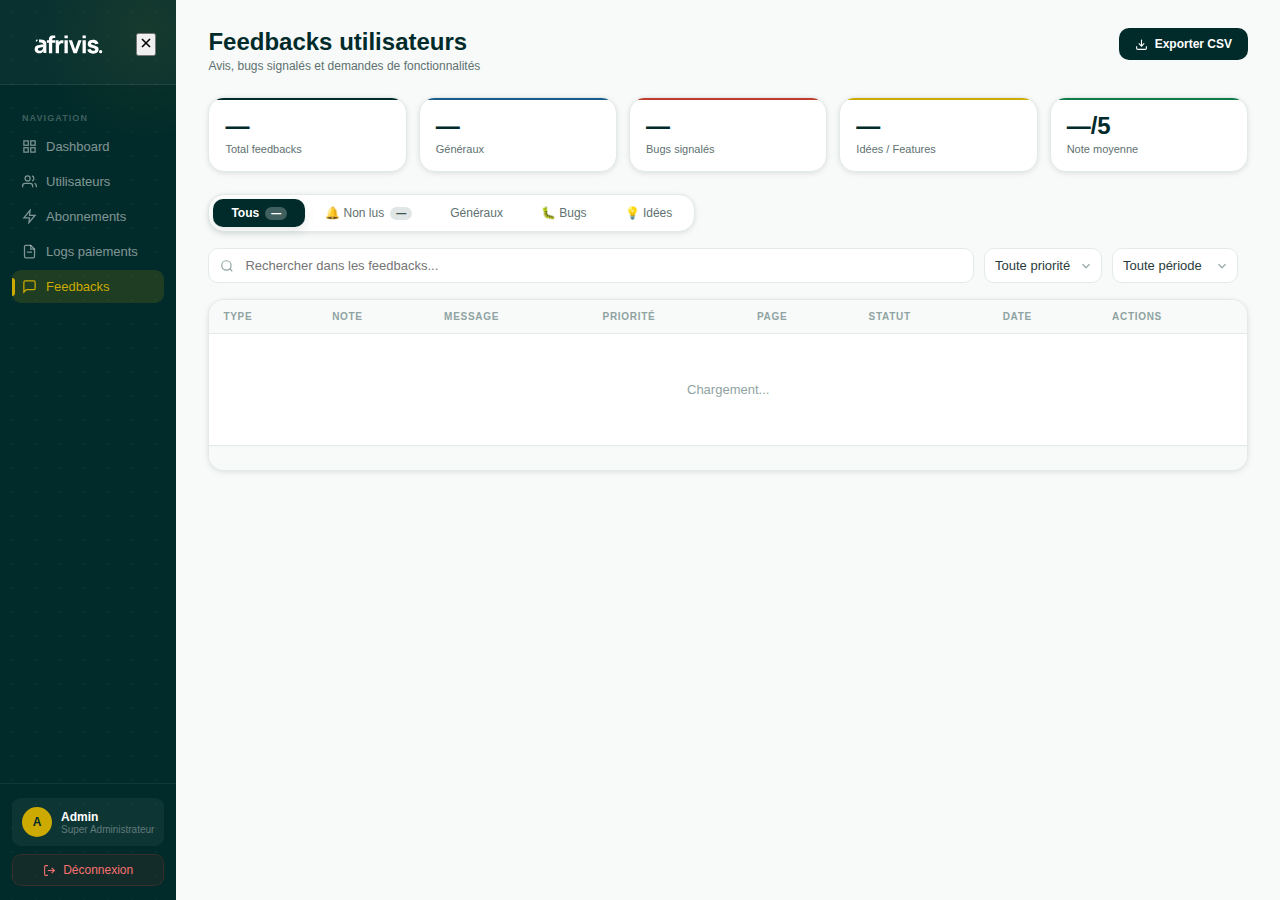
<file: admin/admin-feedback.html>
<!DOCTYPE html>
<html lang="fr">
<head>
  <meta charset="UTF-8">
  <meta name="viewport" content="width=device-width, initial-scale=1.0">
  <title>Super Admin — Feedbacks</title>
  <link href="https://fonts.googleapis.com/css2?family=Manrope:wght@500;600;700;800&family=Inter:wght@300;400;500;600&display=swap" rel="stylesheet">
  <style>
    *,*::before,*::after{box-sizing:border-box;margin:0;padding:0}
    :root{
      --primary:#012B2A;--primary-deep:#001A19;--primary-light:#E6F2F1;--primary-10:rgba(1,43,42,0.07);--primary-20:rgba(1,43,42,0.13);
      --accent:#CCAA01;--accent-dark:#A88A00;--accent-light:#FFF8CC;--accent-20:rgba(204,170,1,0.18);
      --white:#FFFFFF;--bg:#F7FAF9;--border:#E4EAE9;--border-strong:#CBD5D4;
      --gray-50:#F7FAF9;--gray-100:#EFF3F2;--gray-200:#DFE6E5;--gray-400:#8FA3A2;--gray-500:#607170;--gray-600:#3E5554;--gray-700:#2A3D3C;--gray-800:#1A2A29;
      --green:#0F7A4A;--green-light:#D4F0E4;--red:#C0392B;--red-light:#FDECEA;--yellow:#B07D00;--yellow-light:#FFF3CC;--blue:#1A5C8A;--blue-light:#DBEAFE;
      --font-head:'Manrope',sans-serif;--font-body:'Inter',sans-serif;
      --radius-sm:6px;--radius-md:10px;--radius-lg:16px;--radius-xl:24px;
      --shadow-sm:0 1px 4px rgba(1,43,42,0.08),0 2px 8px rgba(1,43,42,0.04);
      --shadow-md:0 4px 12px rgba(1,43,42,0.1);
    }
    body{font-family:var(--font-body);background:var(--bg);min-height:100vh;display:flex;-webkit-font-smoothing:antialiased}

    /* ── SIDEBAR ── */
    .sidebar {
      width: var(--sidebar-w);
      min-width: var(--sidebar-w);
      background: var(--primary);
      display: flex;
      flex-direction: column;
      height: 100vh;
      position: sticky;
      top: 0;
      z-index: 20;
      transition: transform .32s var(--ease);
      overflow: hidden;
    }
    .sidebar::before {
      content: '';
      position: absolute; inset: 0;
      background-image: radial-gradient(circle, rgba(255,255,255,0.03) 1px, transparent 1px);
      background-size: 24px 24px;
      pointer-events: none;
    }
    .sidebar::after {
      content: '';
      position: absolute; top: -80px; right: -80px;
      width: 220px; height: 220px; border-radius: 50%;
      background: radial-gradient(circle, rgba(204,170,1,0.07) 0%, transparent 70%);
      pointer-events: none;
    }
    .sidebar-logo {
      padding: 22px 20px 18px;
      border-bottom: 1px solid rgba(255,255,255,0.08);
      display: flex; align-items: center; justify-content: space-between;
      position: relative; z-index: 1; flex-shrink: 0;
      background: rgba(255,255,255,0.03);
    }
    .sidebar-logo img {
      height: 44px; width: auto; max-width: 170px;
      object-fit: contain; object-position: left center;
      display: block;
    }
    .sb-badge{display:inline-block;padding:2px 8px;background:rgba(204,170,1,.2);border:1px solid rgba(204,170,1,.3);border-radius:100px;font-size:9px;font-weight:700;color:var(--accent);letter-spacing:.08em;text-transform:uppercase;margin-top:2px}
    .sb-nav{flex:1;padding:16px 12px;display:flex;flex-direction:column;gap:2px;overflow-y:auto}
    .sb-section{font-size:9px;font-weight:700;letter-spacing:.12em;text-transform:uppercase;color:rgba(255,255,255,.25);padding:12px 10px 5px}
    .sb-link{display:flex;align-items:center;gap:9px;padding:9px 10px;border-radius:9px;color:rgba(255,255,255,.5);text-decoration:none;font-size:13px;font-weight:500;transition:all .2s;position:relative}
    .sb-link:hover{background:rgba(255,255,255,.07);color:rgba(255,255,255,.9)}
    .sb-link.active{background:rgba(204,170,1,.15);color:var(--accent)}
    .sb-link.active::before{content:'';position:absolute;left:0;top:50%;transform:translateY(-50%);width:3px;height:55%;background:var(--accent);border-radius:0 3px 3px 0}
    .sb-link svg{flex-shrink:0;width:15px;height:15px}
    .sb-footer{padding:14px 12px;border-top:1px solid rgba(255,255,255,.07)}
    .sb-admin{display:flex;align-items:center;gap:9px;padding:9px 10px;border-radius:9px;background:rgba(255,255,255,.05);margin-bottom:8px}
    .sb-av{width:30px;height:30px;border-radius:50%;background:var(--accent);display:flex;align-items:center;justify-content:center;font-family:var(--font-head);font-size:12px;font-weight:700;color:var(--primary);flex-shrink:0}
    .sb-name{font-size:12px;font-weight:600;color:white}
    .sb-role{font-size:10px;color:rgba(255,255,255,.35)}
    .btn-logout{width:100%;display:flex;align-items:center;justify-content:center;gap:7px;padding:8px;border-radius:9px;background:rgba(192,57,43,.1);color:#F87171;font-family:var(--font-body);font-size:12px;font-weight:500;border:1px solid rgba(192,57,43,.2);cursor:pointer;transition:all .2s}
    .btn-logout:hover{background:rgba(192,57,43,.2)}

    /* ── MAIN ── */
    .main{flex:1;overflow-y:auto;padding:28px 32px 48px;min-width:0}
    .page-hdr{display:flex;align-items:flex-start;justify-content:space-between;margin-bottom:24px;flex-wrap:wrap;gap:12px}
    .page-title{font-family:var(--font-head);font-size:24px;font-weight:700;color:var(--primary)}
    .page-sub{font-size:12px;color:var(--gray-500);margin-top:3px}

    /* ── KPI ROW ── */
    .kpi-row{display:grid;grid-template-columns:repeat(5,1fr);gap:12px;margin-bottom:22px}
    .kpi{background:var(--white);border:1px solid var(--border);border-radius:var(--radius-lg);padding:16px;box-shadow:var(--shadow-sm);position:relative;overflow:hidden}
    .kpi::before{content:'';position:absolute;top:0;left:0;right:0;height:2px}
    .kpi.total::before{background:var(--primary)}
    .kpi.general::before{background:var(--blue)}
    .kpi.bug::before{background:var(--red)}
    .kpi.feature::before{background:var(--accent)}
    .kpi.avg::before{background:var(--green)}
    .kpi-val{font-family:var(--font-head);font-size:24px;font-weight:700;color:var(--primary);line-height:1}
    .kpi-lbl{font-size:11px;color:var(--gray-500);margin-top:5px;font-weight:500}

    /* ── FILTERS ── */
    .filters{display:flex;gap:10px;margin-bottom:16px;flex-wrap:wrap;align-items:center}
    .search-wrap{position:relative;flex:1;min-width:200px}
    .search-icon{position:absolute;left:12px;top:50%;transform:translateY(-50%);color:var(--gray-400);pointer-events:none}
    .search-input{width:100%;border:1.5px solid var(--border);border-radius:var(--radius-md);padding:9px 12px 9px 36px;font-family:var(--font-body);font-size:13px;color:var(--primary);background:white;outline:none;transition:all .2s}
    .search-input:focus{border-color:var(--primary);box-shadow:0 0 0 3px var(--primary-10)}
    .filter-sel{border:1.5px solid var(--border);border-radius:var(--radius-md);padding:9px 30px 9px 10px;font-family:var(--font-body);font-size:13px;color:var(--gray-700);background:white;cursor:pointer;outline:none;appearance:none;background-image:url("data:image/svg+xml,%3Csvg xmlns='http://www.w3.org/2000/svg' width='14' height='14' viewBox='0 0 24 24' fill='none' stroke='%238FA3A2' stroke-width='2'%3E%3Cpolyline points='6 9 12 15 18 9'/%3E%3C/svg%3E");background-repeat:no-repeat;background-position:right 8px center;transition:all .2s}
    .filter-sel:focus{border-color:var(--primary)}
    .results-count{font-size:12px;color:var(--gray-500)}
    .btn-export{display:inline-flex;align-items:center;gap:7px;padding:9px 16px;border-radius:var(--radius-md);background:var(--primary);color:white;font-family:var(--font-body);font-size:12px;font-weight:600;border:none;cursor:pointer;transition:all .2s}
    .btn-export:hover{background:var(--primary-deep)}

    /* ── TABS ── */
    .tabs{display:flex;gap:2px;background:white;border-radius:var(--radius-lg);padding:4px;border:1.5px solid var(--border);width:fit-content;margin-bottom:16px;box-shadow:var(--shadow-sm)}
    .tab{padding:7px 18px;border-radius:10px;border:none;background:transparent;font-family:var(--font-body);font-size:12px;font-weight:500;color:var(--gray-500);cursor:pointer;transition:all .18s;display:flex;align-items:center;gap:6px}
    .tab.active{background:var(--primary);color:white;font-weight:600;box-shadow:var(--shadow-md)}
    .tab:hover:not(.active){background:var(--gray-50);color:var(--gray-700)}
    .tab-cnt{background:rgba(255,255,255,.25);padding:1px 6px;border-radius:100px;font-size:10px;font-weight:700}
    .tab:not(.active) .tab-cnt{background:var(--gray-200);color:var(--gray-600)}

    /* ── TABLE ── */
    .table-wrap{background:white;border-radius:var(--radius-lg);border:1px solid var(--border);box-shadow:var(--shadow-sm);overflow:hidden}
    table{width:100%;border-collapse:collapse}
    thead tr{background:var(--gray-50)}
    th{font-size:10px;font-weight:600;text-transform:uppercase;letter-spacing:.07em;color:var(--gray-400);padding:11px 14px;text-align:left;border-bottom:1.5px solid var(--border);white-space:nowrap}
    td{padding:13px 14px;font-size:13px;border-bottom:1px solid var(--gray-50);vertical-align:middle}
    tr:last-child td{border-bottom:none}
    tr:hover td{background:var(--gray-50)}

    /* Badges */
    .badge{display:inline-flex;align-items:center;gap:4px;padding:3px 9px;border-radius:100px;font-size:11px;font-weight:600}
    .b-general{background:var(--blue-light);color:var(--blue)}
    .b-bug{background:var(--red-light);color:var(--red)}
    .b-feature{background:var(--accent-20);color:#7A6400}
    .b-new{background:var(--green-light);color:var(--green)}
    .b-read{background:var(--gray-100);color:var(--gray-500)}
    .b-archived{background:var(--gray-100);color:var(--gray-400)}

    /* Stars */
    .stars{color:var(--accent);letter-spacing:1px;font-size:13px}
    .stars.low{color:var(--red)}
    .stars.mid{color:var(--yellow)}

    /* Priority */
    .prio{display:inline-flex;align-items:center;gap:4px;font-size:11px;font-weight:600;padding:2px 8px;border-radius:100px}
    .prio.low{background:var(--green-light);color:var(--green)}
    .prio.med{background:var(--yellow-light);color:var(--yellow)}
    .prio.high{background:var(--red-light);color:var(--red)}

    .message-cell{max-width:280px;overflow:hidden;text-overflow:ellipsis;white-space:nowrap;color:var(--gray-600)}
    .page-cell{font-size:11px;color:var(--gray-400);font-family:monospace}
    .time-cell{font-size:11px;color:var(--gray-400)}

    /* Action btns */
    .actions{display:flex;gap:5px}
    .btn-sm{padding:5px 10px;border-radius:7px;border:none;font-family:var(--font-body);font-size:11px;font-weight:600;cursor:pointer;transition:all .2s;display:inline-flex;align-items:center;gap:4px;white-space:nowrap}
    .btn-sm.view{background:var(--primary-10);color:var(--primary)}
    .btn-sm.view:hover{background:var(--primary);color:white}
    .btn-sm.archive{background:var(--gray-100);color:var(--gray-600)}
    .btn-sm.archive:hover{background:var(--gray-200)}
    .btn-sm.del{background:var(--red-light);color:var(--red)}
    .btn-sm.del:hover{background:var(--red);color:white}

    .empty{text-align:center;padding:48px;color:var(--gray-400)}

    /* ── DETAIL MODAL ── */
    .modal-overlay{display:none;position:fixed;inset:0;background:rgba(1,43,42,.5);z-index:100;align-items:center;justify-content:center;padding:20px;backdrop-filter:blur(4px)}
    .modal-overlay.open{display:flex}
    .modal{background:white;border-radius:var(--radius-xl);width:100%;max-width:540px;box-shadow:0 20px 60px rgba(1,43,42,.25);animation:mIn .25s ease}
    @keyframes mIn{from{opacity:0;transform:scale(.96)}to{opacity:1;transform:scale(1)}}
    .modal-header{padding:22px 24px 16px;border-bottom:1px solid var(--border);display:flex;align-items:center;justify-content:space-between}
    .modal-title{font-family:var(--font-head);font-size:17px;font-weight:700;color:var(--primary)}
    .modal-close{background:none;border:none;color:var(--gray-400);cursor:pointer;padding:4px;border-radius:7px;transition:all .2s}
    .modal-close:hover{background:var(--gray-100);color:var(--primary)}
    .modal-body{padding:22px 24px}
    .detail-section{margin-bottom:16px}
    .detail-title{font-family:var(--font-head);font-size:11px;font-weight:700;color:var(--gray-400);text-transform:uppercase;letter-spacing:.08em;margin-bottom:8px}
    .detail-grid{display:grid;grid-template-columns:1fr 1fr;gap:10px}
    .detail-item label{font-size:11px;color:var(--gray-400);font-weight:500}
    .detail-item span{display:block;font-size:13px;font-weight:600;color:var(--primary);margin-top:2px}
    .detail-message{background:var(--gray-50);border:1px solid var(--border);border-radius:10px;padding:14px 16px;font-size:13px;color:var(--gray-700);line-height:1.6;white-space:pre-wrap;font-style:italic}
    .modal-footer{padding:0 24px 22px;display:flex;gap:8px}
    .btn-action{padding:9px 18px;border-radius:var(--radius-md);border:none;font-family:var(--font-body);font-size:13px;font-weight:600;cursor:pointer;transition:all .2s;display:inline-flex;align-items:center;gap:7px}
    .btn-action.archive{background:var(--primary-10);color:var(--primary)}
    .btn-action.archive:hover{background:var(--primary);color:white}
    .btn-action.del{background:var(--red-light);color:var(--red);border:1.5px solid rgba(192,57,43,.3)}
    .btn-action.del:hover{background:var(--red);color:white}
    .btn-action.cancel{background:var(--gray-100);color:var(--gray-600)}
    .btn-action.cancel:hover{background:var(--gray-200)}

    /* Pagination */
    .pagination{display:flex;align-items:center;justify-content:space-between;padding:12px 16px;background:var(--gray-50);border-top:1px solid var(--border)}
    .pg-info{font-size:12px;color:var(--gray-500)}
    .pg-btns{display:flex;gap:5px}
    .pg-btn{padding:5px 11px;border-radius:7px;border:1.5px solid var(--border);background:white;color:var(--gray-600);font-family:var(--font-body);font-size:12px;font-weight:600;cursor:pointer;transition:all .2s}
    .pg-btn:hover:not(:disabled){border-color:var(--primary);color:var(--primary)}
    .pg-btn:disabled{opacity:.4;cursor:not-allowed}
    .pg-btn.active{background:var(--primary);color:white;border-color:var(--primary)}

    /* Toast */
    .toast{position:fixed;bottom:24px;right:24px;padding:13px 18px;border-radius:12px;font-size:13px;font-weight:600;display:flex;align-items:center;gap:9px;box-shadow:0 8px 32px rgba(1,43,42,.2);animation:tIn .3s ease;z-index:999}
    .toast.success{background:var(--primary);color:white}
    .toast.error{background:var(--red);color:white}
    @keyframes tIn{from{opacity:0;transform:translateY(10px)}to{opacity:1;transform:translateY(0)}}

    @media(max-width:768px){.sidebar{display:none}.main{padding:16px}.kpi-row{grid-template-columns:1fr 1fr}.filters{flex-direction:column}}
  </style>
</head>
<body>

<!-- SIDEBAR -->
<aside class="sidebar">
  <div class="sidebar-logo">
    <img src="../public/logo/Logo secondaire.svg" alt="afrivis." style="filter:brightness(0) invert(1);">
    <button class="sidebar-close-btn" id="sidebarCloseBtn">
      <svg width="16" height="16" viewBox="0 0 24 24" fill="none" stroke="currentColor" stroke-width="2.5">
        <line x1="18" y1="6" x2="6" y2="18"/><line x1="6" y1="6" x2="18" y2="18"/>
      </svg>
    </button>
  </div>
  <nav class="sb-nav">
    <span class="sb-section">Navigation</span>
    <a href="admin-dashboard.html" class="sb-link"><svg viewBox="0 0 24 24" fill="none" stroke="currentColor" stroke-width="2"><rect x="3" y="3" width="7" height="7"/><rect x="14" y="3" width="7" height="7"/><rect x="14" y="14" width="7" height="7"/><rect x="3" y="14" width="7" height="7"/></svg>Dashboard</a>
    <a href="admin-users.html" class="sb-link"><svg viewBox="0 0 24 24" fill="none" stroke="currentColor" stroke-width="2"><path d="M17 21v-2a4 4 0 00-4-4H5a4 4 0 00-4 4v2"/><circle cx="9" cy="7" r="4"/><path d="M23 21v-2a4 4 0 00-3-3.87M16 3.13a4 4 0 010 7.75"/></svg>Utilisateurs</a>
    <a href="admin-subscriptions.html" class="sb-link"><svg viewBox="0 0 24 24" fill="none" stroke="currentColor" stroke-width="2"><polygon points="13 2 3 14 12 14 11 22 21 10 12 10 13 2"/></svg>Abonnements</a>
    <a href="admin-logs.html" class="sb-link"><svg viewBox="0 0 24 24" fill="none" stroke="currentColor" stroke-width="2"><path d="M14 2H6a2 2 0 00-2 2v16a2 2 0 002 2h12a2 2 0 002-2V8z"/><polyline points="14 2 14 8 20 8"/><line x1="16" y1="13" x2="8" y2="13"/></svg>Logs paiements</a>
    <a href="admin-feedback.html" class="sb-link active"><svg viewBox="0 0 24 24" fill="none" stroke="currentColor" stroke-width="2"><path d="M21 15a2 2 0 01-2 2H7l-4 4V5a2 2 0 012-2h14a2 2 0 012 2z"/></svg>Feedbacks</a>
  </nav>
  <div class="sb-footer">
    <div class="sb-admin"><div class="sb-av" id="adminAv">A</div><div><div class="sb-name" id="adminName">Admin</div><div class="sb-role">Super Administrateur</div></div></div>
    <button class="btn-logout" id="logoutBtn"><svg width="13" height="13" viewBox="0 0 24 24" fill="none" stroke="currentColor" stroke-width="2"><path d="M9 21H5a2 2 0 01-2-2V5a2 2 0 012-2h4"/><polyline points="16 17 21 12 16 7"/><line x1="21" y1="12" x2="9" y2="12"/></svg>Déconnexion</button>
  </div>
</aside>

<!-- MAIN -->
<main class="main">
  <div class="page-hdr">
    <div>
      <h1 class="page-title">Feedbacks utilisateurs</h1>
      <p class="page-sub">Avis, bugs signalés et demandes de fonctionnalités</p>
    </div>
    <button class="btn-export" id="exportBtn">
      <svg width="13" height="13" viewBox="0 0 24 24" fill="none" stroke="currentColor" stroke-width="2"><path d="M21 15v4a2 2 0 01-2 2H5a2 2 0 01-2-2v-4"/><polyline points="7 10 12 15 17 10"/><line x1="12" y1="15" x2="12" y2="3"/></svg>
      Exporter CSV
    </button>
  </div>

  <!-- KPIs -->
  <div class="kpi-row">
    <div class="kpi total"><div class="kpi-val" id="kTotal">—</div><div class="kpi-lbl">Total feedbacks</div></div>
    <div class="kpi general"><div class="kpi-val" id="kGeneral">—</div><div class="kpi-lbl">Généraux</div></div>
    <div class="kpi bug"><div class="kpi-val" id="kBug">—</div><div class="kpi-lbl">Bugs signalés</div></div>
    <div class="kpi feature"><div class="kpi-val" id="kFeature">—</div><div class="kpi-lbl">Idées / Features</div></div>
    <div class="kpi avg"><div class="kpi-val" id="kAvg">—/5</div><div class="kpi-lbl">Note moyenne</div></div>
  </div>

  <!-- Tabs -->
  <div class="tabs">
    <button class="tab active" data-tab="all">Tous <span class="tab-cnt" id="cntAll">—</span></button>
    <button class="tab" data-tab="new">🔔 Non lus <span class="tab-cnt" id="cntNew">—</span></button>
    <button class="tab" data-tab="general">Généraux</button>
    <button class="tab" data-tab="bug">🐛 Bugs</button>
    <button class="tab" data-tab="feature">💡 Idées</button>
  </div>

  <!-- Filters -->
  <div class="filters">
    <div class="search-wrap">
      <svg class="search-icon" width="14" height="14" viewBox="0 0 24 24" fill="none" stroke="currentColor" stroke-width="2"><circle cx="11" cy="11" r="8"/><line x1="21" y1="21" x2="16.65" y2="16.65"/></svg>
      <input class="search-input" id="searchInput" placeholder="Rechercher dans les feedbacks...">
    </div>
    <select class="filter-sel" id="filterPriority">
      <option value="">Toute priorité</option>
      <option value="low">🟢 Faible</option>
      <option value="med">🟡 Moyenne</option>
      <option value="high">🔴 Haute</option>
    </select>
    <select class="filter-sel" id="filterPeriod">
      <option value="">Toute période</option>
      <option value="today">Aujourd'hui</option>
      <option value="week">Cette semaine</option>
      <option value="month">Ce mois</option>
    </select>
    <span class="results-count" id="resCount"></span>
  </div>

  <!-- Table -->
  <div class="table-wrap">
    <table>
      <thead><tr>
        <th>Type</th><th>Note</th><th>Message</th><th>Priorité</th><th>Page</th><th>Statut</th><th>Date</th><th>Actions</th>
      </tr></thead>
      <tbody id="fbBody"><tr><td colspan="8" class="empty">Chargement...</td></tr></tbody>
    </table>
    <div class="pagination" id="paginationBar">
      <span class="pg-info" id="pgInfo"></span>
      <div class="pg-btns" id="pgBtns"></div>
    </div>
  </div>
</main>

<!-- DETAIL MODAL -->
<div class="modal-overlay" id="modalOverlay">
  <div class="modal">
    <div class="modal-header">
      <div class="modal-title" id="modalTitle">Feedback détail</div>
      <button class="modal-close" id="modalClose"><svg width="17" height="17" viewBox="0 0 24 24" fill="none" stroke="currentColor" stroke-width="2.5"><line x1="18" y1="6" x2="6" y2="18"/><line x1="6" y1="6" x2="18" y2="18"/></svg></button>
    </div>
    <div class="modal-body" id="modalBody"></div>
    <div class="modal-footer" id="modalFooter"></div>
  </div>
</div>

<script type="module">
import { createClient } from 'https://esm.sh/@supabase/supabase-js'
const sb = createClient(
  'https://xeezdzbotsblzclnmnxg.supabase.co',
  'eyJhbGciOiJIUzI1NiIsInR5cCI6IkpXVCJ9.eyJpc3MiOiJzdXBhYmFzZSIsInJlZiI6InhlZXpkemJvdHNibHpjbG5tbnhnIiwicm9sZSI6ImFub24iLCJpYXQiOjE3NzA0NDk3NTQsImV4cCI6MjA4NjAyNTc1NH0.RHIGavm6M9WCR6nve1Iz_JKFeQRlpRCU2FNAr9E02PM'
)

/* ── Guard ── */
const {data:{session}} = await sb.auth.getSession()
if(!session){window.location.href='admin-login.html'}
else{
  const {data:adm} = await sb.from('admins').select('id').eq('id',session.user.id).single()
  if(!adm){await sb.auth.signOut();window.location.href='admin-login.html'}
  else{
    const e=session.user.email||'admin'
    document.getElementById('adminName').textContent=e.split('@')[0]
    document.getElementById('adminAv').textContent=(e[0]||'A').toUpperCase()
  }
}

let allFb=[], filtered=[], currentTab='all', currentPage=1
const PAGE_SIZE=20

function showToast(msg,type='success'){
  document.querySelector('.toast')?.remove()
  const t=document.createElement('div');t.className=`toast ${type}`;t.textContent=msg
  document.body.appendChild(t);setTimeout(()=>t.remove(),3500)
}

function fmtDate(d){if(!d)return'—';return new Date(d).toLocaleDateString('fr-FR',{day:'2-digit',month:'short',year:'numeric',hour:'2-digit',minute:'2-digit'})}
function starsHTML(r,total=5){
  if(!r)return'—'
  const s=parseInt(r)
  const cls=s<=2?'low':s===3?'mid':''
  return`<span class="stars ${cls}">${'★'.repeat(s)}${'☆'.repeat(total-s)}</span> <span style="font-size:11px;color:#8FA3A2">${s}/5</span>`
}
function typeLabel(t){
  const m={general:'<span class="badge b-general">Général</span>',bug:'<span class="badge b-bug">🐛 Bug</span>',feature:'<span class="badge b-feature">💡 Idée</span>'}
  return m[t]||`<span class="badge">${t||'—'}</span>`
}
function prioLabel(p){
  const m={low:'<span class="prio low">Faible</span>',med:'<span class="prio med">Moyen</span>',high:'<span class="prio high">Élevé</span>'}
  return m[p]||'—'
}
function statusBadge(s){
  if(s==='archived')return'<span class="badge b-archived">Archivé</span>'
  if(s==='read')return'<span class="badge b-read">Lu</span>'
  return'<span class="badge b-new">Nouveau</span>'
}

async function load(){
  /* Try to fetch from DB; fallback to localStorage */
  let data=[]
  try{
    const {data:rows,error}=await sb.from('feedback').select('*').order('created_at',{ascending:false}).range(0,9999)
    if(!error&&rows) data=rows
    else throw new Error('table not found')
  }catch(e){
    // Fallback: load from localStorage (demo data)
    const local=JSON.parse(localStorage.getItem('dv_feedbacks')||'[]')
    data=local.map((f,i)=>({...f,id:'local-'+i,status:'new'})).reverse()
    if(!data.length){
      // Demo data
      data=[
        {id:'1',type:'general',rating:5,message:'Application très intuitive, je gagne beaucoup de temps !',page:'dashboard.html',status:'new',priority:null,created_at:new Date(Date.now()-3600000).toISOString()},
        {id:'2',type:'bug',rating:null,message:'Le bouton de téléchargement PDF ne fonctionne pas sur mobile Safari.',page:'view-quote.html',status:'new',priority:'high',created_at:new Date(Date.now()-86400000).toISOString()},
        {id:'3',type:'feature',rating:null,message:'Serait-il possible d\'ajouter la gestion des factures en plus des devis ?',page:'dashboard.html',status:'read',priority:'med',created_at:new Date(Date.now()-172800000).toISOString()},
        {id:'4',type:'general',rating:4,message:'',page:'quotes.html',status:'new',priority:null,created_at:new Date(Date.now()-259200000).toISOString()},
        {id:'5',type:'bug',rating:null,message:'La signature ne s\'enregistre pas correctement.',page:'create-quote.html',status:'archived',priority:'low',created_at:new Date(Date.now()-432000000).toISOString()},
        {id:'6',type:'feature',rating:null,message:'Pouvoir envoyer des rappels automatiques aux clients pour les devis en attente.',page:'quotes.html',status:'new',priority:'high',created_at:new Date(Date.now()-518400000).toISOString()},
        {id:'7',type:'general',rating:3,message:'Design agréable mais quelques lenteurs au chargement.',page:'dashboard.html',status:'read',priority:null,created_at:new Date(Date.now()-604800000).toISOString()},
        {id:'8',type:'general',rating:5,message:'Excellent outil, je recommande à tous mes collègues !',page:'login.html',status:'archived',priority:null,created_at:new Date(Date.now()-691200000).toISOString()},
      ]
    }
  }
  allFb=data
  updateKPIs(); updateTabCounts(); applyFilters()
}

function updateKPIs(){
  const total=allFb.length
  const generals=allFb.filter(f=>f.type==='general')
  const ratings=generals.filter(f=>f.rating).map(f=>parseInt(f.rating))
  const avg=ratings.length?Math.round(ratings.reduce((a,b)=>a+b,0)/ratings.length*10)/10:0
  document.getElementById('kTotal').textContent=total
  document.getElementById('kGeneral').textContent=generals.length
  document.getElementById('kBug').textContent=allFb.filter(f=>f.type==='bug').length
  document.getElementById('kFeature').textContent=allFb.filter(f=>f.type==='feature').length
  document.getElementById('kAvg').textContent=ratings.length?avg+'/5':'—'
}

function updateTabCounts(){
  document.getElementById('cntAll').textContent=allFb.length
  document.getElementById('cntNew').textContent=allFb.filter(f=>f.status==='new').length
}

function applyFilters(){
  const q=document.getElementById('searchInput').value.toLowerCase()
  const prio=document.getElementById('filterPriority').value
  const period=document.getElementById('filterPeriod').value
  const now=Date.now()
  filtered=allFb.filter(f=>{
    if(currentTab==='new'&&f.status!=='new')return false
    if(currentTab==='general'&&f.type!=='general')return false
    if(currentTab==='bug'&&f.type!=='bug')return false
    if(currentTab==='feature'&&f.type!=='feature')return false
    if(q&&!(f.message||'').toLowerCase().includes(q)&&!(f.page||'').toLowerCase().includes(q))return false
    if(prio&&f.priority!==prio)return false
    if(period){
      const d=new Date(f.created_at).getTime()
      if(period==='today'){const s=new Date();s.setHours(0,0,0,0);if(d<s.getTime())return false}
      else if(period==='week'){if(d<now-7*864e5)return false}
      else if(period==='month'){const s=new Date();s.setDate(1);s.setHours(0,0,0,0);if(d<s.getTime())return false}
    }
    return true
  })
  currentPage=1
  document.getElementById('resCount').textContent=`${filtered.length} résultat(s)`
  renderTable()
}

function renderTable(){
  const start=(currentPage-1)*PAGE_SIZE,end=start+PAGE_SIZE
  const page=filtered.slice(start,end)
  if(!page.length){document.getElementById('fbBody').innerHTML=`<tr><td colspan="8" class="empty">Aucun feedback trouvé.</td></tr>`;renderPagination();return}
  document.getElementById('fbBody').innerHTML=page.map(f=>`
    <tr>
      <td>${typeLabel(f.type)}</td>
      <td>${starsHTML(f.rating)}</td>
      <td class="message-cell" title="${(f.message||'').replace(/"/g,'&quot;')}">${f.message?`"${f.message}"`:'<span style="color:#C3CECD">—</span>'}</td>
      <td>${prioLabel(f.priority)}</td>
      <td class="page-cell">${f.page||'—'}</td>
      <td>${statusBadge(f.status)}</td>
      <td class="time-cell">${fmtDate(f.created_at)}</td>
      <td><div class="actions">
        <button class="btn-sm view" onclick="openDetail('${f.id}')">Voir</button>
        <button class="btn-sm archive" onclick="archiveFb('${f.id}')">${f.status==='archived'?'Désarchiver':'Archiver'}</button>
        <button class="btn-sm del" onclick="deleteFb('${f.id}')">🗑</button>
      </div></td>
    </tr>`).join('')
  renderPagination()
}

function renderPagination(){
  const total=Math.ceil(filtered.length/PAGE_SIZE)||1
  document.getElementById('pgInfo').textContent=`Page ${currentPage}/${total} · ${filtered.length} feedbacks`
  let btns=`<button class="pg-btn" onclick="goPage(${currentPage-1})" ${currentPage===1?'disabled':''}>← Préc.</button>`
  for(let i=Math.max(1,currentPage-1);i<=Math.min(total,currentPage+1);i++)
    btns+=`<button class="pg-btn ${i===currentPage?'active':''}" onclick="goPage(${i})">${i}</button>`
  btns+=`<button class="pg-btn" onclick="goPage(${currentPage+1})" ${currentPage>=total?'disabled':''}>Suiv. →</button>`
  document.getElementById('pgBtns').innerHTML=btns
}
window.goPage=function(p){currentPage=p;renderTable();window.scrollTo(0,0)}

/* ── Detail modal ── */
window.openDetail=function(id){
  const f=allFb.find(x=>x.id===id);if(!f)return
  document.getElementById('modalTitle').textContent=`Feedback ${f.type==='bug'?'— Bug signalé':f.type==='feature'?'— Idée':''}`
  document.getElementById('modalBody').innerHTML=`
    <div class="detail-section">
      <div class="detail-title">Informations</div>
      <div class="detail-grid">
        <div class="detail-item"><label>Type</label><span>${typeLabel(f.type)}</span></div>
        <div class="detail-item"><label>Statut</label><span>${statusBadge(f.status)}</span></div>
        <div class="detail-item"><label>Note</label><span>${starsHTML(f.rating)||'—'}</span></div>
        <div class="detail-item"><label>Priorité</label><span>${prioLabel(f.priority)||'—'}</span></div>
        <div class="detail-item"><label>Page</label><span style="font-family:monospace;font-size:12px">${f.page||'—'}</span></div>
        <div class="detail-item"><label>Date</label><span>${fmtDate(f.created_at)}</span></div>
      </div>
    </div>
    ${f.message?`<div class="detail-section"><div class="detail-title">Message</div><div class="detail-message">${f.message}</div></div>`:''}
  `
  document.getElementById('modalFooter').innerHTML=`
    <button class="btn-action archive" onclick="archiveFb('${id}',true)">${f.status==='archived'?'Désarchiver':'Archiver'}</button>
    <button class="btn-action del" onclick="deleteFb('${id}',true)">Supprimer</button>
    <button class="btn-action cancel" id="modalClose2">Fermer</button>
  `
  document.getElementById('modalClose2').addEventListener('click',closeModal)
  // Mark as read
  if(f.status==='new') markRead(id)
  document.getElementById('modalOverlay').classList.add('open')
}

function closeModal(){document.getElementById('modalOverlay').classList.remove('open')}
document.getElementById('modalClose').addEventListener('click',closeModal)
document.getElementById('modalOverlay').addEventListener('click',e=>{if(e.target===document.getElementById('modalOverlay'))closeModal()})

function markRead(id){
  const f=allFb.find(x=>x.id===id);if(!f||f.status!=='new')return
  f.status='read'
  sb.from('feedback').update({status:'read'}).eq('id',id).then()
  updateTabCounts();renderTable()
}

window.archiveFb=async function(id,fromModal=false){
  const f=allFb.find(x=>x.id===id);if(!f)return
  const newStatus=f.status==='archived'?'read':'archived'
  f.status=newStatus
  try{await sb.from('feedback').update({status:newStatus}).eq('id',id)}catch(e){const fb=JSON.parse(localStorage.getItem('dv_feedbacks')||'[]');localStorage.setItem('dv_feedbacks',JSON.stringify(fb.map(x=>x.created_at===f.created_at?{...x,status:newStatus}:x)))}
  showToast(newStatus==='archived'?'Feedback archivé.':'Feedback désarchivé.')
  updateKPIs();updateTabCounts();applyFilters()
  if(fromModal)closeModal()
}

window.deleteFb=async function(id,fromModal=false){
  if(!confirm('Supprimer ce feedback définitivement ?'))return
  allFb=allFb.filter(x=>x.id!==id)
  try{await sb.from('feedback').delete().eq('id',id)}catch(e){const fb=JSON.parse(localStorage.getItem('dv_feedbacks')||'[]');localStorage.setItem('dv_feedbacks',JSON.stringify(fb.filter((_,i)=>('local-'+i)!==id)))}
  showToast('Feedback supprimé.','error')
  updateKPIs();updateTabCounts();applyFilters()
  if(fromModal)closeModal()
}

/* Tabs */
document.querySelectorAll('.tab').forEach(btn=>{
  btn.addEventListener('click',()=>{
    document.querySelectorAll('.tab').forEach(b=>b.classList.remove('active'))
    btn.classList.add('active')
    currentTab=btn.dataset.tab
    applyFilters()
  })
})

/* Export CSV */
document.getElementById('exportBtn').addEventListener('click',()=>{
  const rows=[['Type','Note','Message','Priorité','Page','Statut','Date']]
  filtered.forEach(f=>rows.push([f.type,f.rating||'',f.message||'',f.priority||'',f.page||'',f.status,fmtDate(f.created_at)]))
  const csv=rows.map(r=>r.map(c=>`"${String(c).replace(/"/g,'""')}"`).join(',')).join('\n')
  const blob=new Blob(['\uFEFF'+csv],{type:'text/csv;charset=utf-8;'})
  const a=document.createElement('a');a.href=URL.createObjectURL(blob);a.download=`feedbacks_${new Date().toISOString().slice(0,10)}.csv`;a.click()
  showToast(`${filtered.length} feedbacks exportés`)
})

document.getElementById('searchInput').addEventListener('input',applyFilters)
document.getElementById('filterPriority').addEventListener('change',applyFilters)
document.getElementById('filterPeriod').addEventListener('change',applyFilters)
document.getElementById('logoutBtn').addEventListener('click',async()=>{await sb.auth.signOut();window.location.href='admin-login.html'})

load()
</script>
</body>
</html>
</file>
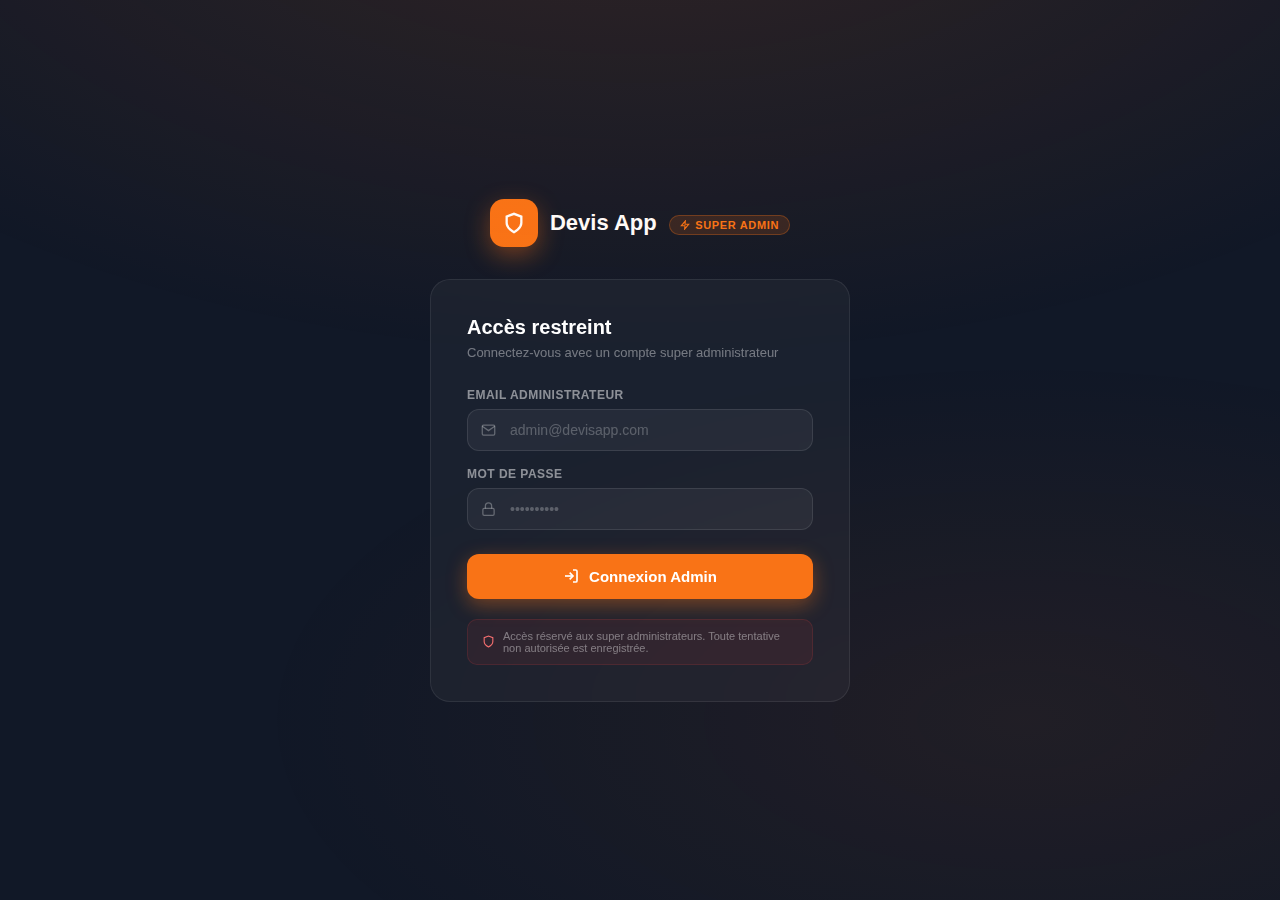
<file: admin/admin-login.html>
<!DOCTYPE html>
<html lang="fr">
<head>
  <meta charset="UTF-8">
  <meta name="viewport" content="width=device-width, initial-scale=1.0">
  <title>Super Admin — Connexion</title>
  <link href="https://fonts.googleapis.com/css2?family=Syne:wght@400;600;700;800&family=DM+Sans:wght@300;400;500;600&display=swap" rel="stylesheet">
  <style>
    *,*::before,*::after{box-sizing:border-box;margin:0;padding:0}
    :root{
      --orange:#F97316;--orange-dark:#EA6C0A;--orange-light:#FEF3E7;
      --gray-50:#F9FAFB;--gray-100:#F3F4F6;--gray-200:#E5E7EB;
      --gray-300:#D1D5DB;--gray-400:#9CA3AF;--gray-500:#6B7280;
      --gray-600:#4B5563;--gray-700:#374151;--gray-800:#1F2937;--gray-900:#111827;
      --green:#10B981;--red:#EF4444;--white:#FFFFFF;
    }
    body{font-family:'DM Sans',sans-serif;background:var(--gray-900);min-height:100vh;display:flex;align-items:center;justify-content:center;padding:20px;-webkit-font-smoothing:antialiased;}

    /* Background pattern */
    body::before{content:'';position:fixed;inset:0;background:radial-gradient(ellipse 80% 60% at 50% -20%,rgba(249,115,22,.15),transparent),radial-gradient(ellipse 60% 40% at 80% 80%,rgba(249,115,22,.07),transparent);pointer-events:none;}

    .login-wrap{width:100%;max-width:420px;animation:fadeUp .4s ease both;}
    @keyframes fadeUp{from{opacity:0;transform:translateY(16px)}to{opacity:1;transform:translateY(0)}}

    /* Brand */
    .brand{display:flex;align-items:center;justify-content:center;gap:12px;margin-bottom:32px;}
    .brand-icon{width:48px;height:48px;background:var(--orange);border-radius:14px;display:flex;align-items:center;justify-content:center;box-shadow:0 8px 24px rgba(249,115,22,.4);}
    .brand-text{font-family:'Syne',sans-serif;font-size:22px;font-weight:800;color:white;}
    .brand-badge{display:inline-flex;align-items:center;gap:5px;padding:3px 10px;background:rgba(249,115,22,.15);border:1px solid rgba(249,115,22,.3);border-radius:100px;font-size:11px;font-weight:700;color:var(--orange);letter-spacing:.06em;text-transform:uppercase;margin-left:8px;}

    /* Card */
    .card{background:rgba(255,255,255,.04);border:1px solid rgba(255,255,255,.08);border-radius:20px;padding:36px;backdrop-filter:blur(20px);}
    .card-title{font-family:'Syne',sans-serif;font-size:20px;font-weight:800;color:white;margin-bottom:6px;}
    .card-sub{font-size:13px;color:rgba(255,255,255,.4);margin-bottom:28px;}

    /* Fields */
    .field{margin-bottom:16px;}
    .field label{display:block;font-size:12px;font-weight:600;color:rgba(255,255,255,.5);letter-spacing:.04em;text-transform:uppercase;margin-bottom:7px;}
    .field-wrap{position:relative;}
    .field-icon{position:absolute;left:14px;top:50%;transform:translateY(-50%);color:rgba(255,255,255,.3);pointer-events:none;transition:color .2s;}
    input[type="email"],input[type="password"]{
      width:100%;background:rgba(255,255,255,.05);border:1.5px solid rgba(255,255,255,.1);
      border-radius:12px;padding:12px 14px 12px 42px;
      font-family:'DM Sans',sans-serif;font-size:14px;color:white;outline:none;
      transition:border-color .2s,background .2s,box-shadow .2s;
    }
    input::placeholder{color:rgba(255,255,255,.25);}
    input:focus{border-color:var(--orange);background:rgba(249,115,22,.06);box-shadow:0 0 0 3px rgba(249,115,22,.15);}
    input:focus+.field-icon,
    .field-wrap:focus-within .field-icon{color:var(--orange);}

    /* Error */
    .field-error{font-size:11px;color:#F87171;margin-top:6px;display:none;align-items:center;gap:4px;}
    .field-error.show{display:flex;}

    /* Button */
    .btn-login{width:100%;padding:14px;border-radius:12px;border:none;background:var(--orange);color:white;font-family:'DM Sans',sans-serif;font-size:15px;font-weight:700;cursor:pointer;box-shadow:0 6px 20px rgba(249,115,22,.4);transition:all .2s;display:flex;align-items:center;justify-content:center;gap:10px;margin-top:24px;}
    .btn-login:hover{background:var(--orange-dark);transform:translateY(-1px);box-shadow:0 8px 28px rgba(249,115,22,.5);}
    .btn-login:disabled{opacity:.6;cursor:not-allowed;transform:none;}

    /* Security notice */
    .security-note{display:flex;align-items:center;gap:8px;margin-top:20px;padding:10px 14px;background:rgba(239,68,68,.08);border:1px solid rgba(239,68,68,.15);border-radius:10px;font-size:11px;color:rgba(255,255,255,.4);}
    .security-note svg{color:#F87171;flex-shrink:0;}

    /* Toast */
    .toast{position:fixed;bottom:24px;right:24px;padding:14px 18px;border-radius:12px;font-size:13px;font-weight:600;display:flex;align-items:center;gap:10px;box-shadow:0 8px 32px rgba(0,0,0,.3);animation:toastIn .3s ease;z-index:999;}
    .toast.error{background:#EF4444;color:white;}
    @keyframes toastIn{from{opacity:0;transform:translateY(10px)}to{opacity:1;transform:translateY(0)}}
    @keyframes spin{to{transform:rotate(360deg)}}
    .spinner{width:16px;height:16px;border:2px solid rgba(255,255,255,.35);border-top-color:white;border-radius:50%;animation:spin .7s linear infinite;}
  </style>
</head>
<body>
<div class="login-wrap">
  <div class="brand">
    <div class="brand-icon"><svg width="22" height="22" viewBox="0 0 24 24" fill="none" stroke="white" stroke-width="2.5"><path d="M12 22s8-4 8-10V5l-8-3-8 3v7c0 6 8 10 8 10z"/></svg></div>
    <div>
      <span class="brand-text">Devis App</span>
      <span class="brand-badge"><svg width="10" height="10" viewBox="0 0 24 24" fill="none" stroke="currentColor" stroke-width="2.5"><polygon points="13 2 3 14 12 14 11 22 21 10 12 10 13 2"/></svg> Super Admin</span>
    </div>
  </div>

  <div class="card">
    <div class="card-title">Accès restreint</div>
    <div class="card-sub">Connectez-vous avec un compte super administrateur</div>

    <div class="field">
      <label>Email administrateur</label>
      <div class="field-wrap">
        <svg class="field-icon" width="15" height="15" viewBox="0 0 24 24" fill="none" stroke="currentColor" stroke-width="2"><path d="M4 4h16c1.1 0 2 .9 2 2v12c0 1.1-.9 2-2 2H4c-1.1 0-2-.9-2-2V6c0-1.1.9-2 2-2z"/><polyline points="22,6 12,13 2,6"/></svg>
        <input type="email" id="adminEmail" placeholder="admin@devisapp.com" autocomplete="email">
      </div>
      <div class="field-error" id="errEmail"><svg width="11" height="11" viewBox="0 0 24 24" fill="none" stroke="currentColor" stroke-width="2"><circle cx="12" cy="12" r="10"/><line x1="12" y1="8" x2="12" y2="12"/><line x1="12" y1="16" x2="12.01" y2="16"/></svg>Email invalide</div>
    </div>

    <div class="field">
      <label>Mot de passe</label>
      <div class="field-wrap">
        <svg class="field-icon" width="15" height="15" viewBox="0 0 24 24" fill="none" stroke="currentColor" stroke-width="2"><rect x="3" y="11" width="18" height="11" rx="2"/><path d="M7 11V7a5 5 0 0110 0v4"/></svg>
        <input type="password" id="adminPwd" placeholder="••••••••••" autocomplete="current-password">
      </div>
      <div class="field-error" id="errPwd"><svg width="11" height="11" viewBox="0 0 24 24" fill="none" stroke="currentColor" stroke-width="2"><circle cx="12" cy="12" r="10"/><line x1="12" y1="8" x2="12" y2="12"/><line x1="12" y1="16" x2="12.01" y2="16"/></svg>Mot de passe requis</div>
    </div>

    <button class="btn-login" id="loginBtn">
      <svg width="16" height="16" viewBox="0 0 24 24" fill="none" stroke="currentColor" stroke-width="2.5"><path d="M15 3h4a2 2 0 012 2v14a2 2 0 01-2 2h-4"/><polyline points="10 17 15 12 10 7"/><line x1="15" y1="12" x2="3" y2="12"/></svg>
      Connexion Admin
    </button>

    <div class="security-note">
      <svg width="13" height="13" viewBox="0 0 24 24" fill="none" stroke="currentColor" stroke-width="2"><path d="M12 22s8-4 8-10V5l-8-3-8 3v7c0 6 8 10 8 10z"/></svg>
      Accès réservé aux super administrateurs. Toute tentative non autorisée est enregistrée.
    </div>
  </div>
</div>

<script type="module">
import { createClient } from 'https://esm.sh/@supabase/supabase-js'
const supabase = createClient(
  'https://xeezdzbotsblzclnmnxg.supabase.co',
  'eyJhbGciOiJIUzI1NiIsInR5cCI6IkpXVCJ9.eyJpc3MiOiJzdXBhYmFzZSIsInJlZiI6InhlZXpkemJvdHNibHpjbG5tbnhnIiwicm9sZSI6ImFub24iLCJpYXQiOjE3NzA0NDk3NTQsImV4cCI6MjA4NjAyNTc1NH0.RHIGavm6M9WCR6nve1Iz_JKFeQRlpRCU2FNAr9E02PM'
)

function showToast(msg,type='error'){
  document.querySelector('.toast')?.remove()
  const t=document.createElement('div');t.className=`toast ${type}`
  t.innerHTML=`<svg width="15" height="15" viewBox="0 0 24 24" fill="none" stroke="currentColor" stroke-width="2.5"><circle cx="12" cy="12" r="10"/><line x1="12" y1="8" x2="12" y2="12"/><line x1="12" y1="16" x2="12.01" y2="16"/></svg> ${msg}`
  document.body.appendChild(t);setTimeout(()=>t.remove(),4000)
}

/* Check already logged in */
const {data:{session}}=await supabase.auth.getSession()
if(session){
  const {data:adm}=await supabase.from('admins').select('id').eq('id',session.user.id).single()
  if(adm) window.location.href='admin-dashboard.html'
}

document.getElementById('loginBtn').addEventListener('click',async()=>{
  const email=document.getElementById('adminEmail').value.trim()
  const pwd=document.getElementById('adminPwd').value
  document.getElementById('errEmail').classList.remove('show')
  document.getElementById('errPwd').classList.remove('show')
  if(!email||!/^[^\s@]+@[^\s@]+\.[^\s@]+$/.test(email)){document.getElementById('errEmail').classList.add('show');return}
  if(!pwd){document.getElementById('errPwd').classList.add('show');return}

  const btn=document.getElementById('loginBtn')
  btn.disabled=true
  btn.innerHTML=`<span class="spinner"></span> Vérification...`

  const {data,error}=await supabase.auth.signInWithPassword({email,password:pwd})
  if(error){
    btn.disabled=false
    btn.innerHTML=`<svg width="16" height="16" viewBox="0 0 24 24" fill="none" stroke="currentColor" stroke-width="2.5"><path d="M15 3h4a2 2 0 012 2v14a2 2 0 01-2 2h-4"/><polyline points="10 17 15 12 10 7"/><line x1="15" y1="12" x2="3" y2="12"/></svg> Connexion Admin`
    showToast('Email ou mot de passe incorrect.');return
  }

  /* Vérifier table admins */
  const {data:adm,error:admErr}=await supabase.from('admins').select('id').eq('id',data.user.id).single()
  if(admErr||!adm){
    await supabase.auth.signOut()
    btn.disabled=false
    btn.innerHTML=`<svg width="16" height="16" viewBox="0 0 24 24" fill="none" stroke="currentColor" stroke-width="2.5"><path d="M15 3h4a2 2 0 012 2v14a2 2 0 01-2 2h-4"/><polyline points="10 17 15 12 10 7"/><line x1="15" y1="12" x2="3" y2="12"/></svg> Connexion Admin`
    showToast('Accès refusé. Compte non administrateur.');return
  }

  window.location.href='admin-dashboard.html'
})

/* Enter key */
document.addEventListener('keydown',e=>{if(e.key==='Enter')document.getElementById('loginBtn').click()})
</script>
</body>
</html>
</file>
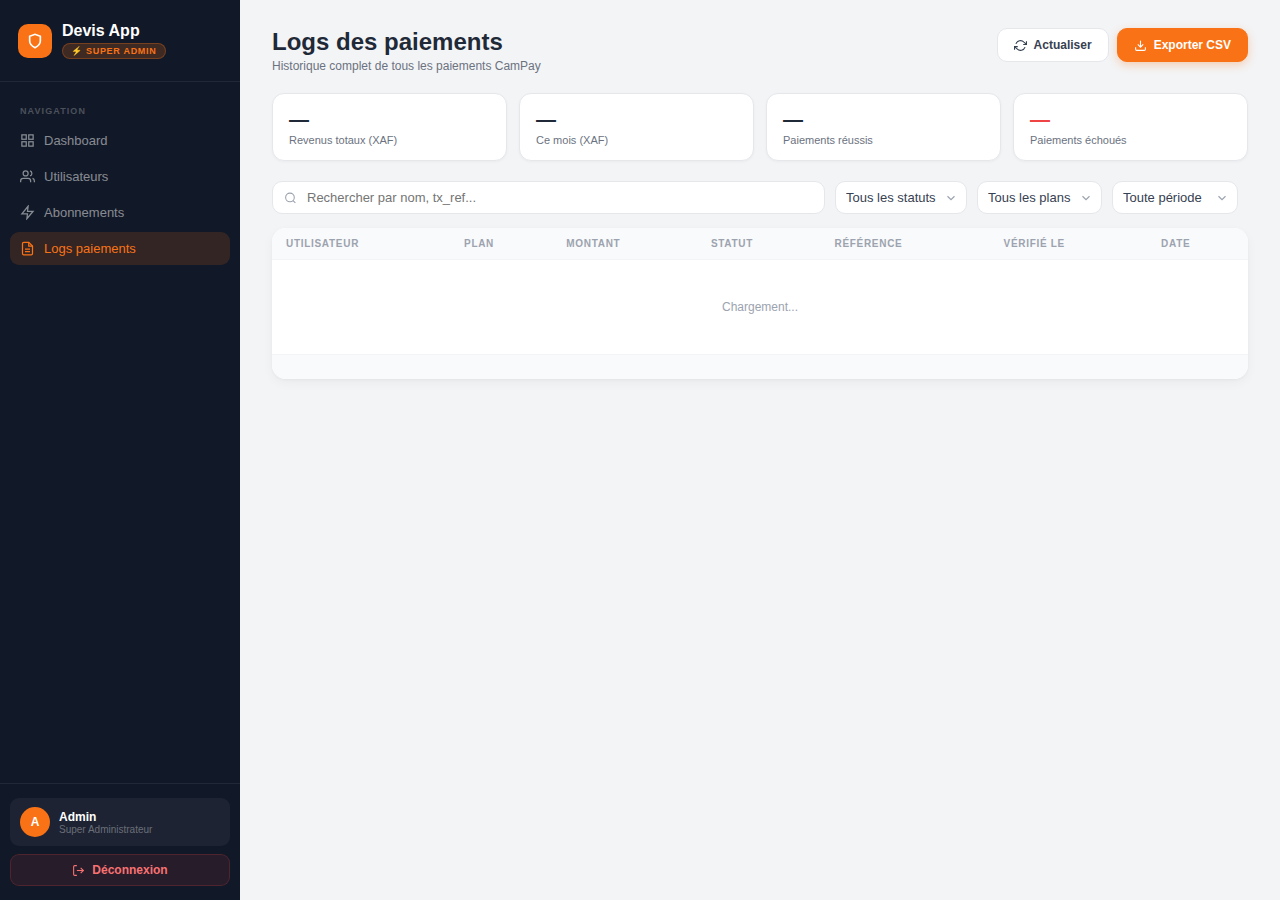
<file: admin/admin-logs.html>
<!DOCTYPE html>
<html lang="fr">
<head>
  <meta charset="UTF-8">
  <meta name="viewport" content="width=device-width, initial-scale=1.0">
  <title>Super Admin — Logs Paiements</title>
  <link href="https://fonts.googleapis.com/css2?family=Syne:wght@400;600;700;800&family=DM+Sans:wght@300;400;500;600&display=swap" rel="stylesheet">
  <style>
    *,*::before,*::after{box-sizing:border-box;margin:0;padding:0}
    :root{
      --orange:#F97316;--orange-dark:#EA6C0A;--orange-light:#FEF3E7;
      --gray-50:#F9FAFB;--gray-100:#F3F4F6;--gray-200:#E5E7EB;
      --gray-300:#D1D5DB;--gray-400:#9CA3AF;--gray-500:#6B7280;
      --gray-600:#4B5563;--gray-700:#374151;--gray-800:#1F2937;--gray-900:#111827;
      --green:#10B981;--green-light:#D1FAE5;
      --red:#EF4444;--red-light:#FEE2E2;
      --yellow:#F59E0B;--yellow-light:#FEF3C7;
      --blue:#3B82F6;--blue-light:#EFF6FF;
      --white:#FFFFFF;
    }
    body{font-family:'DM Sans',sans-serif;background:var(--gray-100);min-height:100vh;display:flex;-webkit-font-smoothing:antialiased;}

    /* SIDEBAR */
    .sidebar{width:240px;min-width:240px;background:var(--gray-900);display:flex;flex-direction:column;height:100vh;position:sticky;top:0;}
    .sidebar-logo{padding:22px 18px;border-bottom:1px solid rgba(255,255,255,.07);display:flex;align-items:center;gap:10px;}
    .sidebar-logo-icon{width:34px;height:34px;background:var(--orange);border-radius:10px;display:flex;align-items:center;justify-content:center;flex-shrink:0;}
    .sidebar-logo-text{font-family:'Syne',sans-serif;font-size:16px;font-weight:800;color:white;}
    .sidebar-badge{display:inline-block;padding:2px 8px;background:rgba(249,115,22,.2);border:1px solid rgba(249,115,22,.3);border-radius:100px;font-size:9px;font-weight:800;color:var(--orange);letter-spacing:.08em;text-transform:uppercase;margin-top:2px;}
    .sidebar-nav{flex:1;padding:14px 10px;display:flex;flex-direction:column;gap:3px;}
    .nav-label{font-size:9px;font-weight:700;letter-spacing:.12em;text-transform:uppercase;color:rgba(255,255,255,.25);padding:10px 10px 5px;}
    .nav-link{display:flex;align-items:center;gap:9px;padding:9px 10px;border-radius:9px;color:rgba(255,255,255,.5);text-decoration:none;font-size:13px;font-weight:500;transition:all .2s;}
    .nav-link:hover{background:rgba(255,255,255,.07);color:rgba(255,255,255,.9);}
    .nav-link.active{background:rgba(249,115,22,.15);color:var(--orange);}
    .nav-link svg{flex-shrink:0;}
    .sidebar-footer{padding:14px 10px;border-top:1px solid rgba(255,255,255,.07);}
    .admin-card{display:flex;align-items:center;gap:9px;padding:9px 10px;border-radius:9px;background:rgba(255,255,255,.05);margin-bottom:8px;}
    .admin-avatar{width:30px;height:30px;border-radius:50%;background:var(--orange);display:flex;align-items:center;justify-content:center;font-family:'Syne',sans-serif;font-size:12px;font-weight:700;color:white;flex-shrink:0;}
    .admin-name{font-size:12px;font-weight:600;color:white;}
    .admin-role{font-size:10px;color:rgba(255,255,255,.35);}
    .btn-logout{width:100%;display:flex;align-items:center;justify-content:center;gap:7px;padding:8px;border-radius:9px;background:rgba(239,68,68,.1);color:#F87171;font-family:'DM Sans',sans-serif;font-size:12px;font-weight:600;border:1px solid rgba(239,68,68,.2);cursor:pointer;transition:all .2s;}
    .btn-logout:hover{background:rgba(239,68,68,.2);}

    /* MAIN */
    .main{flex:1;overflow-y:auto;padding:28px 32px 48px;min-width:0;}
    .page-header{display:flex;align-items:flex-start;justify-content:space-between;margin-bottom:20px;flex-wrap:wrap;gap:12px;}
    .page-title{font-family:'Syne',sans-serif;font-size:24px;font-weight:800;color:var(--gray-800);}
    .page-sub{font-size:12px;color:var(--gray-500);margin-top:3px;}
    .header-actions{display:flex;gap:8px;flex-wrap:wrap;}
    .btn-action{display:inline-flex;align-items:center;gap:7px;padding:9px 16px;border-radius:10px;border:1.5px solid var(--gray-200);background:var(--white);color:var(--gray-700);font-family:'DM Sans',sans-serif;font-size:12px;font-weight:600;cursor:pointer;transition:all .2s;}
    .btn-action:hover{border-color:var(--orange);color:var(--orange);}
    .btn-action.primary{background:var(--orange);color:white;border-color:var(--orange);box-shadow:0 3px 10px rgba(249,115,22,.3);}
    .btn-action.primary:hover{background:var(--orange-dark);}

    /* KPI MINI */
    .kpi-row{display:grid;grid-template-columns:repeat(4,1fr);gap:12px;margin-bottom:20px;}
    .kpi-mini{background:var(--white);border-radius:12px;padding:14px 16px;border:1.5px solid var(--gray-200);box-shadow:0 1px 3px rgba(0,0,0,.04);}
    .kpi-mini-val{font-family:'Syne',sans-serif;font-size:20px;font-weight:800;color:var(--gray-800);}
    .kpi-mini-lbl{font-size:11px;color:var(--gray-500);margin-top:3px;}

    /* FILTERS */
    .filters-bar{display:flex;gap:10px;margin-bottom:14px;flex-wrap:wrap;align-items:center;}
    .search-wrap{position:relative;flex:1;min-width:200px;}
    .search-icon{position:absolute;left:12px;top:50%;transform:translateY(-50%);color:var(--gray-400);pointer-events:none;}
    .search-input{width:100%;border:1.5px solid var(--gray-200);border-radius:10px;padding:8px 12px 8px 34px;font-family:'DM Sans',sans-serif;font-size:13px;color:var(--gray-800);background:var(--white);outline:none;transition:all .2s;}
    .search-input:focus{border-color:var(--orange);box-shadow:0 0 0 3px rgba(249,115,22,.1);}
    .filter-sel{border:1.5px solid var(--gray-200);border-radius:10px;padding:8px 30px 8px 10px;font-family:'DM Sans',sans-serif;font-size:13px;color:var(--gray-700);background:var(--white);cursor:pointer;outline:none;appearance:none;background-image:url("data:image/svg+xml,%3Csvg xmlns='http://www.w3.org/2000/svg' width='14' height='14' viewBox='0 0 24 24' fill='none' stroke='%239CA3AF' stroke-width='2'%3E%3Cpolyline points='6 9 12 15 18 9'/%3E%3C/svg%3E");background-repeat:no-repeat;background-position:right 8px center;}
    .filter-sel:focus{border-color:var(--orange);}
    .results-count{font-size:12px;color:var(--gray-500);white-space:nowrap;}

    /* TABLE */
    .table-wrap{background:var(--white);border-radius:14px;box-shadow:0 1px 3px rgba(0,0,0,.04),0 4px 12px rgba(0,0,0,.04);overflow:hidden;}
    table{width:100%;border-collapse:collapse;}
    thead tr{background:var(--gray-50);}
    th{font-size:10px;font-weight:700;text-transform:uppercase;letter-spacing:.07em;color:var(--gray-400);padding:10px 14px;text-align:left;border-bottom:1.5px solid var(--gray-100);white-space:nowrap;cursor:pointer;user-select:none;}
    th:hover{color:var(--gray-600);}
    th.sorted{color:var(--orange);}
    td{padding:11px 14px;font-size:12px;border-bottom:1px solid var(--gray-50);vertical-align:middle;}
    tr:last-child td{border-bottom:none;}
    tr:hover td{background:var(--gray-50);}

    .user-cell{display:flex;align-items:center;gap:8px;}
    .u-av{width:28px;height:28px;border-radius:50%;background:var(--orange-light);color:var(--orange);display:flex;align-items:center;justify-content:center;font-family:'Syne',sans-serif;font-size:11px;font-weight:700;flex-shrink:0;}
    .u-nm{font-weight:600;color:var(--gray-800);}

    .badge{display:inline-flex;align-items:center;padding:2px 8px;border-radius:100px;font-size:11px;font-weight:700;}
    .badge.success{background:var(--green-light);color:var(--green);}
    .badge.pending{background:var(--yellow-light);color:var(--yellow);}
    .badge.failed {background:var(--red-light);color:var(--red);}
    .badge.cancelled{background:var(--gray-100);color:var(--gray-500);}
    .badge.monthly{background:var(--blue-light);color:var(--blue);}
    .badge.annual {background:var(--green-light);color:var(--green);}

    .amount-cell{font-family:'Syne',sans-serif;font-weight:800;font-size:13px;}
    .amount-cell.success{color:var(--green);}
    .amount-cell.failed {color:var(--red);}
    .amount-cell.pending{color:var(--yellow);}

    .txref{font-family:monospace;font-size:10px;color:var(--gray-400);max-width:120px;overflow:hidden;text-overflow:ellipsis;white-space:nowrap;}

    .empty-state{text-align:center;padding:40px;color:var(--gray-400);}

    /* Pagination */
    .pagination{display:flex;align-items:center;justify-content:space-between;padding:12px 16px;background:var(--gray-50);border-top:1px solid var(--gray-100);}
    .pg-info{font-size:12px;color:var(--gray-500);}
    .pg-btns{display:flex;gap:5px;}
    .pg-btn{padding:5px 11px;border-radius:7px;border:1.5px solid var(--gray-200);background:var(--white);color:var(--gray-600);font-family:'DM Sans',sans-serif;font-size:12px;font-weight:600;cursor:pointer;transition:all .2s;}
    .pg-btn:hover:not(:disabled){border-color:var(--orange);color:var(--orange);}
    .pg-btn:disabled{opacity:.4;cursor:not-allowed;}
    .pg-btn.active{background:var(--orange);color:white;border-color:var(--orange);}

    /* Toast */
    .toast{position:fixed;bottom:24px;right:24px;padding:13px 18px;border-radius:12px;font-size:13px;font-weight:600;display:flex;align-items:center;gap:9px;box-shadow:0 8px 32px rgba(0,0,0,.15);animation:toastIn .3s ease;z-index:999;}
    .toast.success{background:var(--green);color:white;}
    .toast.error  {background:var(--red);color:white;}
    @keyframes toastIn{from{opacity:0;transform:translateY(10px)}to{opacity:1;transform:translateY(0)}}
    @media(max-width:768px){.sidebar{display:none;}.main{padding:14px;}.kpi-row{grid-template-columns:1fr 1fr;}}
  </style>
</head>
<body>

<!-- SIDEBAR -->
<aside class="sidebar">
  <div class="sidebar-logo">
    <div class="sidebar-logo-icon"><svg width="16" height="16" viewBox="0 0 24 24" fill="none" stroke="white" stroke-width="2.5"><path d="M12 22s8-4 8-10V5l-8-3-8 3v7c0 6 8 10 8 10z"/></svg></div>
    <div><div class="sidebar-logo-text">Devis App</div><div class="sidebar-badge">⚡ Super Admin</div></div>
  </div>
  <nav class="sidebar-nav">
    <span class="nav-label">Navigation</span>
    <a href="admin-dashboard.html" class="nav-link"><svg width="15" height="15" viewBox="0 0 24 24" fill="none" stroke="currentColor" stroke-width="2"><rect x="3" y="3" width="7" height="7"/><rect x="14" y="3" width="7" height="7"/><rect x="14" y="14" width="7" height="7"/><rect x="3" y="14" width="7" height="7"/></svg>Dashboard</a>
    <a href="admin-users.html" class="nav-link"><svg width="15" height="15" viewBox="0 0 24 24" fill="none" stroke="currentColor" stroke-width="2"><path d="M17 21v-2a4 4 0 00-4-4H5a4 4 0 00-4 4v2"/><circle cx="9" cy="7" r="4"/><path d="M23 21v-2a4 4 0 00-3-3.87M16 3.13a4 4 0 010 7.75"/></svg>Utilisateurs</a>
    <a href="admin-subscriptions.html" class="nav-link"><svg width="15" height="15" viewBox="0 0 24 24" fill="none" stroke="currentColor" stroke-width="2"><polygon points="13 2 3 14 12 14 11 22 21 10 12 10 13 2"/></svg>Abonnements</a>
    <a href="admin-logs.html" class="nav-link active"><svg width="15" height="15" viewBox="0 0 24 24" fill="none" stroke="currentColor" stroke-width="2"><path d="M14 2H6a2 2 0 00-2 2v16a2 2 0 002 2h12a2 2 0 002-2V8z"/><polyline points="14 2 14 8 20 8"/><line x1="16" y1="13" x2="8" y2="13"/><line x1="16" y1="17" x2="8" y2="17"/></svg>Logs paiements</a>
  </nav>
  <div class="sidebar-footer">
    <div class="admin-card"><div class="admin-avatar" id="adminAvatar">A</div><div><div class="admin-name" id="adminName">Admin</div><div class="admin-role">Super Administrateur</div></div></div>
    <button class="btn-logout" id="logoutBtn"><svg width="13" height="13" viewBox="0 0 24 24" fill="none" stroke="currentColor" stroke-width="2"><path d="M9 21H5a2 2 0 01-2-2V5a2 2 0 012-2h4"/><polyline points="16 17 21 12 16 7"/><line x1="21" y1="12" x2="9" y2="12"/></svg>Déconnexion</button>
  </div>
</aside>

<main class="main">
  <div class="page-header">
    <div><h1 class="page-title">Logs des paiements</h1><p class="page-sub">Historique complet de tous les paiements CamPay</p></div>
    <div class="header-actions">
      <button class="btn-action" id="refreshBtn"><svg width="13" height="13" viewBox="0 0 24 24" fill="none" stroke="currentColor" stroke-width="2"><polyline points="23 4 23 10 17 10"/><polyline points="1 20 1 14 7 14"/><path d="M3.51 9a9 9 0 0114.85-3.36L23 10M1 14l4.64 4.36A9 9 0 0020.49 15"/></svg>Actualiser</button>
      <button class="btn-action primary" id="exportBtn"><svg width="13" height="13" viewBox="0 0 24 24" fill="none" stroke="currentColor" stroke-width="2"><path d="M21 15v4a2 2 0 01-2 2H5a2 2 0 01-2-2v-4"/><polyline points="7 10 12 15 17 10"/><line x1="12" y1="15" x2="12" y2="3"/></svg>Exporter CSV</button>
    </div>
  </div>

  <!-- KPIs -->
  <div class="kpi-row">
    <div class="kpi-mini"><div class="kpi-mini-val" id="kRevTotal">—</div><div class="kpi-mini-lbl">Revenus totaux (XAF)</div></div>
    <div class="kpi-mini"><div class="kpi-mini-val" id="kRevMonth">—</div><div class="kpi-mini-lbl">Ce mois (XAF)</div></div>
    <div class="kpi-mini"><div class="kpi-mini-val" id="kSuccess">—</div><div class="kpi-mini-lbl">Paiements réussis</div></div>
    <div class="kpi-mini"><div class="kpi-mini-val" id="kFailed" style="color:var(--red)">—</div><div class="kpi-mini-lbl">Paiements échoués</div></div>
  </div>

  <!-- Filters -->
  <div class="filters-bar">
    <div class="search-wrap">
      <svg class="search-icon" width="13" height="13" viewBox="0 0 24 24" fill="none" stroke="currentColor" stroke-width="2"><circle cx="11" cy="11" r="8"/><line x1="21" y1="21" x2="16.65" y2="16.65"/></svg>
      <input class="search-input" id="searchInput" placeholder="Rechercher par nom, tx_ref...">
    </div>
    <select class="filter-sel" id="filterStatus">
      <option value="">Tous les statuts</option>
      <option value="success">Réussis</option>
      <option value="pending">En attente</option>
      <option value="failed">Échoués</option>
      <option value="cancelled">Annulés</option>
    </select>
    <select class="filter-sel" id="filterPlan">
      <option value="">Tous les plans</option>
      <option value="monthly">Mensuel</option>
      <option value="annual">Annuel</option>
    </select>
    <select class="filter-sel" id="filterPeriod">
      <option value="">Toute période</option>
      <option value="today">Aujourd'hui</option>
      <option value="week">Cette semaine</option>
      <option value="month">Ce mois</option>
      <option value="quarter">Ce trimestre</option>
    </select>
    <span class="results-count" id="resultsCount"></span>
  </div>

  <div class="table-wrap">
    <table>
      <thead>
        <tr>
          <th>Utilisateur</th>
          <th>Plan</th>
          <th>Montant</th>
          <th>Statut</th>
          <th>Référence</th>
          <th>Vérifié le</th>
          <th>Date</th>
        </tr>
      </thead>
      <tbody id="logsBody"><tr><td colspan="7" class="empty-state">Chargement...</td></tr></tbody>
    </table>
    <div class="pagination" id="paginationBar">
      <span class="pg-info" id="pgInfo"></span>
      <div class="pg-btns" id="pgBtns"></div>
    </div>
  </div>
</main>

<script type="module">
import { createClient } from 'https://esm.sh/@supabase/supabase-js'
const supabase = createClient(
  'https://xeezdzbotsblzclnmnxg.supabase.co',
  'eyJhbGciOiJIUzI1NiIsInR5cCI6IkpXVCJ9.eyJpc3MiOiJzdXBhYmFzZSIsInJlZiI6InhlZXpkemJvdHNibHpjbG5tbnhnIiwicm9sZSI6ImFub24iLCJpYXQiOjE3NzA0NDk3NTQsImV4cCI6MjA4NjAyNTc1NH0.RHIGavm6M9WCR6nve1Iz_JKFeQRlpRCU2FNAr9E02PM'
)

const {data:{session}}=await supabase.auth.getSession()
if(!session){window.location.href='admin-login.html'}
else{
  const {data:adm}=await supabase.from('admins').select('id').eq('id',session.user.id).single()
  if(!adm){await supabase.auth.signOut();window.location.href='admin-login.html'}
  else{const e=session.user.email||'admin';document.getElementById('adminName').textContent=e.split('@')[0];document.getElementById('adminAvatar').textContent=(e[0]||'A').toUpperCase()}
}

let allLogs=[], profMap={}, filtered=[], currentPage=1
const PAGE_SIZE=25

function showToast(msg,type='success'){
  document.querySelector('.toast')?.remove()
  const t=document.createElement('div');t.className=`toast ${type}`;t.textContent=msg
  document.body.appendChild(t);setTimeout(()=>t.remove(),3500)
}
function fmt(n){return new Intl.NumberFormat('fr-FR').format(n||0)}
function fmtDate(d){if(!d)return'—';return new Date(d).toLocaleDateString('fr-FR',{day:'2-digit',month:'short',year:'numeric'})}
function fmtDateTime(d){if(!d)return'—';return new Date(d).toLocaleString('fr-FR',{day:'2-digit',month:'short',hour:'2-digit',minute:'2-digit'})}

async function load(){
  const [payRes,profRes]=await Promise.all([
    supabase.from('payments').select('*').order('created_at',{ascending:false}).range(0,9999),
    supabase.from('profiles').select('id,first_name,last_name,company').range(0,9999)
  ])
  allLogs=payRes.data||[]
  ;(profRes.data||[]).forEach(p=>{profMap[p.id]=p})

  /* KPIs */
  const success=allLogs.filter(p=>p.status==='success')
  const failed=allLogs.filter(p=>p.status==='failed')
  const totalRev=success.reduce((s,p)=>s+Number(p.amount),0)
  const thisMonth=new Date();thisMonth.setDate(1);thisMonth.setHours(0,0,0,0)
  const monthRev=success.filter(p=>new Date(p.created_at)>=thisMonth).reduce((s,p)=>s+Number(p.amount),0)
  document.getElementById('kRevTotal').textContent=fmt(totalRev)
  document.getElementById('kRevMonth').textContent=fmt(monthRev)
  document.getElementById('kSuccess').textContent=success.length
  document.getElementById('kFailed').textContent=failed.length

  applyFilters()
}

function applyFilters(){
  const q=document.getElementById('searchInput').value.toLowerCase()
  const st=document.getElementById('filterStatus').value
  const pl=document.getElementById('filterPlan').value
  const per=document.getElementById('filterPeriod').value
  const now=Date.now()
  filtered=allLogs.filter(p=>{
    const prof=profMap[p.user_id]
    const name=[prof?.first_name,prof?.last_name,prof?.company].filter(Boolean).join(' ').toLowerCase()
    if(q&&!name.includes(q)&&!p.tx_ref?.toLowerCase().includes(q))return false
    if(st&&p.status!==st)return false
    if(pl&&p.plan!==pl)return false
    if(per){
      const d=new Date(p.created_at).getTime()
      if(per==='today'){const s=new Date();s.setHours(0,0,0,0);if(d<s.getTime())return false}
      else if(per==='week'){if(d<now-7*864e5)return false}
      else if(per==='month'){const s=new Date();s.setDate(1);s.setHours(0,0,0,0);if(d<s.getTime())return false}
      else if(per==='quarter'){if(d<now-90*864e5)return false}
    }
    return true
  })
  currentPage=1
  document.getElementById('resultsCount').textContent=`${filtered.length} entrée(s)`
  renderTable()
}

function renderTable(){
  const start=(currentPage-1)*PAGE_SIZE,end=start+PAGE_SIZE
  const page=filtered.slice(start,end)
  if(!page.length){document.getElementById('logsBody').innerHTML=`<tr><td colspan="7" class="empty-state">Aucun paiement trouvé.</td></tr>`;return}
  document.getElementById('logsBody').innerHTML=page.map(p=>{
    const prof=profMap[p.user_id]
    const name=[prof?.first_name,prof?.last_name].filter(Boolean).join(' ')||prof?.company||'Inconnu'
    const ini=(name[0]||'?').toUpperCase()
    return`<tr>
      <td><div class="user-cell"><div class="u-av">${ini}</div><div class="u-nm">${name}</div></div></td>
      <td><span class="badge ${p.plan}">${p.plan==='monthly'?'Mensuel':'Annuel'}</span></td>
      <td class="amount-cell ${p.status}">${fmt(p.amount)} XAF</td>
      <td><span class="badge ${p.status}">${p.status==='success'?'✓ Validé':p.status==='pending'?'⏳ En attente':p.status==='failed'?'✗ Échoué':'Annulé'}</span></td>
      <td><div class="txref" title="${p.tx_ref}">${p.tx_ref||'—'}</div></td>
      <td style="font-size:11px;color:var(--gray-500);">${fmtDateTime(p.verified_at)}</td>
      <td style="font-size:11px;color:var(--gray-500);">${fmtDateTime(p.created_at)}</td>
    </tr>`
  }).join('')

  /* Pagination */
  const totalPages=Math.ceil(filtered.length/PAGE_SIZE)||1
  document.getElementById('pgInfo').textContent=`Page ${currentPage} / ${totalPages} · ${filtered.length} transactions`
  let btns=`<button class="pg-btn" onclick="goPage(${currentPage-1})" ${currentPage===1?'disabled':''}>← Préc.</button>`
  for(let i=Math.max(1,currentPage-1);i<=Math.min(totalPages,currentPage+1);i++)
    btns+=`<button class="pg-btn ${i===currentPage?'active':''}" onclick="goPage(${i})">${i}</button>`
  btns+=`<button class="pg-btn" onclick="goPage(${currentPage+1})" ${currentPage>=totalPages?'disabled':''}>Suiv. →</button>`
  document.getElementById('pgBtns').innerHTML=btns
}

window.goPage=function(p){currentPage=p;renderTable();window.scrollTo(0,0)}

/* CSV Export */
document.getElementById('exportBtn').addEventListener('click',()=>{
  const rows=[['Nom','Plan','Montant (XAF)','Statut','tx_ref','Vérifié le','Créé le']]
  filtered.forEach(p=>{
    const prof=profMap[p.user_id]
    const name=[prof?.first_name,prof?.last_name].filter(Boolean).join(' ')||prof?.company||'Inconnu'
    rows.push([name,p.plan,p.amount,p.status,p.tx_ref||'',fmtDate(p.verified_at),fmtDate(p.created_at)])
  })
  const csv=rows.map(r=>r.map(c=>`"${String(c).replace(/"/g,'""')}"`).join(',')).join('\n')
  const blob=new Blob(['\uFEFF'+csv],{type:'text/csv;charset=utf-8;'})
  const url=URL.createObjectURL(blob)
  const a=document.createElement('a');a.href=url;a.download=`devisapp_payments_${new Date().toISOString().slice(0,10)}.csv`
  a.click();URL.revokeObjectURL(url)
  showToast(`${filtered.length} lignes exportées en CSV`)
})

document.getElementById('searchInput').addEventListener('input',applyFilters)
document.getElementById('filterStatus').addEventListener('change',applyFilters)
document.getElementById('filterPlan').addEventListener('change',applyFilters)
document.getElementById('filterPeriod').addEventListener('change',applyFilters)
document.getElementById('refreshBtn').addEventListener('click',()=>{load();showToast('Données actualisées')})
document.getElementById('logoutBtn').addEventListener('click',async()=>{await supabase.auth.signOut();window.location.href='admin-login.html'})

load()
</script>
</body>
</html>
</file>
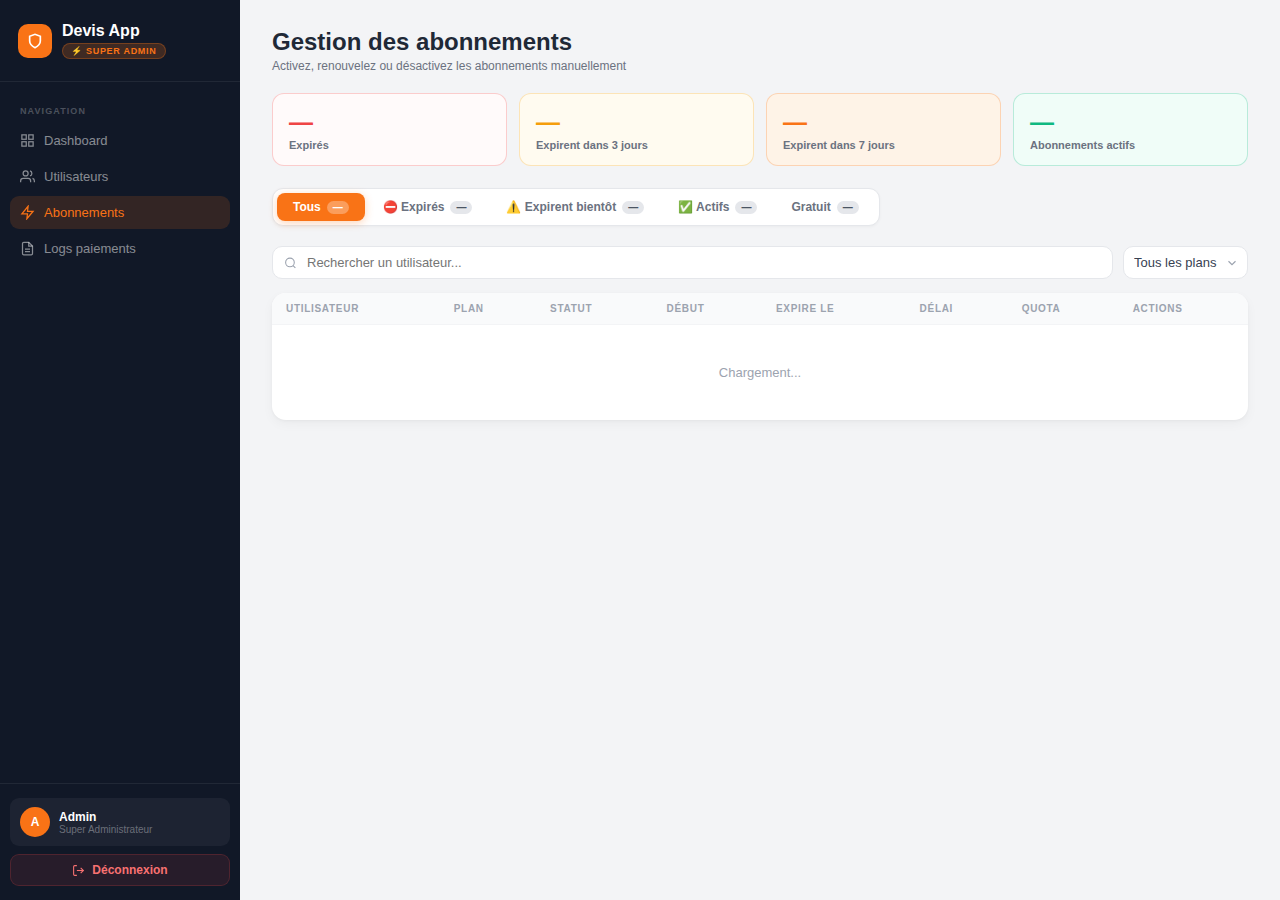
<file: admin/admin-subscriptions.html>
<!DOCTYPE html>
<html lang="fr">
<head>
  <meta charset="UTF-8">
  <meta name="viewport" content="width=device-width, initial-scale=1.0">
  <title>Super Admin — Abonnements</title>
  <link href="https://fonts.googleapis.com/css2?family=Syne:wght@400;600;700;800&family=DM+Sans:wght@300;400;500;600&display=swap" rel="stylesheet">
  <style>
    *,*::before,*::after{box-sizing:border-box;margin:0;padding:0}
    :root{
      --orange:#F97316;--orange-dark:#EA6C0A;--orange-light:#FEF3E7;
      --gray-50:#F9FAFB;--gray-100:#F3F4F6;--gray-200:#E5E7EB;
      --gray-300:#D1D5DB;--gray-400:#9CA3AF;--gray-500:#6B7280;
      --gray-600:#4B5563;--gray-700:#374151;--gray-800:#1F2937;--gray-900:#111827;
      --green:#10B981;--green-light:#D1FAE5;
      --red:#EF4444;--red-light:#FEE2E2;
      --yellow:#F59E0B;--yellow-light:#FEF3C7;
      --blue:#3B82F6;--blue-light:#EFF6FF;
      --white:#FFFFFF;
    }
    body{font-family:'DM Sans',sans-serif;background:var(--gray-100);min-height:100vh;display:flex;-webkit-font-smoothing:antialiased;}

    /* SIDEBAR */
    .sidebar{width:240px;min-width:240px;background:var(--gray-900);display:flex;flex-direction:column;height:100vh;position:sticky;top:0;}
    .sidebar-logo{padding:22px 18px;border-bottom:1px solid rgba(255,255,255,.07);display:flex;align-items:center;gap:10px;}
    .sidebar-logo-icon{width:34px;height:34px;background:var(--orange);border-radius:10px;display:flex;align-items:center;justify-content:center;flex-shrink:0;}
    .sidebar-logo-text{font-family:'Syne',sans-serif;font-size:16px;font-weight:800;color:white;}
    .sidebar-badge{display:inline-block;padding:2px 8px;background:rgba(249,115,22,.2);border:1px solid rgba(249,115,22,.3);border-radius:100px;font-size:9px;font-weight:800;color:var(--orange);letter-spacing:.08em;text-transform:uppercase;margin-top:2px;}
    .sidebar-nav{flex:1;padding:14px 10px;display:flex;flex-direction:column;gap:3px;}
    .nav-label{font-size:9px;font-weight:700;letter-spacing:.12em;text-transform:uppercase;color:rgba(255,255,255,.25);padding:10px 10px 5px;}
    .nav-link{display:flex;align-items:center;gap:9px;padding:9px 10px;border-radius:9px;color:rgba(255,255,255,.5);text-decoration:none;font-size:13px;font-weight:500;transition:all .2s;}
    .nav-link:hover{background:rgba(255,255,255,.07);color:rgba(255,255,255,.9);}
    .nav-link.active{background:rgba(249,115,22,.15);color:var(--orange);}
    .nav-link svg{flex-shrink:0;}
    .sidebar-footer{padding:14px 10px;border-top:1px solid rgba(255,255,255,.07);}
    .admin-card{display:flex;align-items:center;gap:9px;padding:9px 10px;border-radius:9px;background:rgba(255,255,255,.05);margin-bottom:8px;}
    .admin-avatar{width:30px;height:30px;border-radius:50%;background:var(--orange);display:flex;align-items:center;justify-content:center;font-family:'Syne',sans-serif;font-size:12px;font-weight:700;color:white;flex-shrink:0;}
    .admin-name{font-size:12px;font-weight:600;color:white;}
    .admin-role{font-size:10px;color:rgba(255,255,255,.35);}
    .btn-logout{width:100%;display:flex;align-items:center;justify-content:center;gap:7px;padding:8px;border-radius:9px;background:rgba(239,68,68,.1);color:#F87171;font-family:'DM Sans',sans-serif;font-size:12px;font-weight:600;border:1px solid rgba(239,68,68,.2);cursor:pointer;transition:all .2s;}
    .btn-logout:hover{background:rgba(239,68,68,.2);}

    /* MAIN */
    .main{flex:1;overflow-y:auto;padding:28px 32px 48px;min-width:0;}
    .page-header{display:flex;align-items:flex-start;justify-content:space-between;margin-bottom:20px;flex-wrap:wrap;gap:12px;}
    .page-title{font-family:'Syne',sans-serif;font-size:24px;font-weight:800;color:var(--gray-800);}
    .page-sub{font-size:12px;color:var(--gray-500);margin-top:3px;}

    /* TABS */
    .tabs-bar{display:flex;gap:2px;background:var(--white);border-radius:11px;padding:4px;border:1.5px solid var(--gray-200);width:fit-content;margin-bottom:20px;box-shadow:0 1px 3px rgba(0,0,0,.04);}
    .tab-btn{padding:7px 16px;border-radius:8px;border:none;background:transparent;font-family:'DM Sans',sans-serif;font-size:12px;font-weight:600;color:var(--gray-500);cursor:pointer;transition:all .18s;display:flex;align-items:center;gap:6px;white-space:nowrap;}
    .tab-btn.active{background:var(--orange);color:white;box-shadow:0 2px 8px rgba(249,115,22,.3);}
    .tab-btn:hover:not(.active){background:var(--gray-50);color:var(--gray-700);}
    .tab-cnt{background:rgba(255,255,255,.3);padding:1px 6px;border-radius:100px;font-size:10px;font-weight:700;}
    .tab-btn:not(.active) .tab-cnt{background:var(--gray-200);color:var(--gray-600);}

    /* ALERT CARDS */
    .alert-cards{display:grid;grid-template-columns:repeat(4,1fr);gap:12px;margin-bottom:22px;}
    .alert-card{padding:14px 16px;border-radius:12px;border:1.5px solid;}
    .alert-card.red{background:#FFFAFA;border-color:rgba(239,68,68,.25);}
    .alert-card.yellow{background:#FFFBF0;border-color:rgba(245,158,11,.25);}
    .alert-card.orange{background:var(--orange-light);border-color:rgba(249,115,22,.25);}
    .alert-card.green{background:#F0FDF8;border-color:rgba(16,185,129,.25);}
    .ac-val{font-family:'Syne',sans-serif;font-size:24px;font-weight:800;}
    .alert-card.red .ac-val{color:var(--red);}
    .alert-card.yellow .ac-val{color:var(--yellow);}
    .alert-card.orange .ac-val{color:var(--orange);}
    .alert-card.green .ac-val{color:var(--green);}
    .ac-lbl{font-size:11px;font-weight:600;color:var(--gray-500);margin-top:3px;}

    /* SECTION TITLE */
    .section-hdr{font-family:'Syne',sans-serif;font-size:13px;font-weight:700;color:var(--gray-700);margin-bottom:12px;display:flex;align-items:center;gap:7px;}
    .section-hdr svg{color:var(--orange);}

    /* FILTERS */
    .filters-bar{display:flex;gap:10px;margin-bottom:14px;flex-wrap:wrap;align-items:center;}
    .search-wrap{position:relative;flex:1;min-width:200px;}
    .search-icon{position:absolute;left:12px;top:50%;transform:translateY(-50%);color:var(--gray-400);pointer-events:none;}
    .search-input{width:100%;border:1.5px solid var(--gray-200);border-radius:10px;padding:8px 12px 8px 34px;font-family:'DM Sans',sans-serif;font-size:13px;color:var(--gray-800);background:var(--white);outline:none;transition:all .2s;}
    .search-input:focus{border-color:var(--orange);box-shadow:0 0 0 3px rgba(249,115,22,.1);}
    .filter-select{border:1.5px solid var(--gray-200);border-radius:10px;padding:8px 30px 8px 10px;font-family:'DM Sans',sans-serif;font-size:13px;color:var(--gray-700);background:var(--white);cursor:pointer;outline:none;appearance:none;background-image:url("data:image/svg+xml,%3Csvg xmlns='http://www.w3.org/2000/svg' width='14' height='14' viewBox='0 0 24 24' fill='none' stroke='%239CA3AF' stroke-width='2'%3E%3Cpolyline points='6 9 12 15 18 9'/%3E%3C/svg%3E");background-repeat:no-repeat;background-position:right 8px center;}
    .filter-select:focus{border-color:var(--orange);}

    /* TABLE */
    .table-wrap{background:var(--white);border-radius:14px;box-shadow:0 1px 3px rgba(0,0,0,.04),0 4px 12px rgba(0,0,0,.04);overflow:hidden;}
    table{width:100%;border-collapse:collapse;}
    thead tr{background:var(--gray-50);}
    th{font-size:10px;font-weight:700;text-transform:uppercase;letter-spacing:.07em;color:var(--gray-400);padding:10px 14px;text-align:left;border-bottom:1.5px solid var(--gray-100);white-space:nowrap;}
    td{padding:11px 14px;font-size:12px;border-bottom:1px solid var(--gray-50);vertical-align:middle;}
    tr:last-child td{border-bottom:none;}
    tr:hover td{background:var(--gray-50);}

    .user-cell{display:flex;align-items:center;gap:8px;}
    .u-av{width:30px;height:30px;border-radius:50%;background:var(--orange-light);color:var(--orange);display:flex;align-items:center;justify-content:center;font-family:'Syne',sans-serif;font-size:11px;font-weight:700;flex-shrink:0;}
    .u-nm{font-weight:600;color:var(--gray-800);}
    .u-co{font-size:11px;color:var(--gray-400);}

    .badge{display:inline-flex;align-items:center;gap:3px;padding:2px 8px;border-radius:100px;font-size:11px;font-weight:700;}
    .badge.free   {background:var(--gray-100);color:var(--gray-500);}
    .badge.monthly{background:var(--blue-light);color:var(--blue);}
    .badge.annual {background:var(--green-light);color:var(--green);}
    .badge.active {background:var(--green-light);color:var(--green);}
    .badge.expired{background:var(--red-light);color:var(--red);}
    .badge.expiring{background:var(--yellow-light);color:var(--yellow);}
    .badge.banned {background:var(--red-light);color:var(--red);}

    .exp-pill{display:inline-flex;align-items:center;gap:4px;padding:3px 9px;border-radius:100px;font-size:11px;font-weight:700;}
    .exp-pill.d0{background:var(--red-light);color:var(--red);}
    .exp-pill.d3{background:var(--yellow-light);color:var(--yellow);}
    .exp-pill.d7{background:var(--orange-light);color:var(--orange);}
    .exp-pill.ok{background:var(--green-light);color:var(--green);}
    .exp-pill.past{background:var(--red-light);color:var(--red);}

    .btn-sm{padding:5px 10px;border-radius:7px;border:none;font-family:'DM Sans',sans-serif;font-size:11px;font-weight:700;cursor:pointer;transition:all .2s;display:inline-flex;align-items:center;gap:4px;}
    .btn-sm.renew{background:var(--orange-light);color:var(--orange);}
    .btn-sm.renew:hover{background:var(--orange);color:white;}
    .btn-sm.deact{background:var(--red-light);color:var(--red);}
    .btn-sm.deact:hover{background:var(--red);color:white;}
    .btn-sm.act{background:var(--green-light);color:var(--green);}
    .btn-sm.act:hover{background:var(--green);color:white;}
    .btn-sm.free{background:var(--gray-100);color:var(--gray-600);}
    .btn-sm.free:hover{background:var(--gray-200);}

    .empty-state{text-align:center;padding:40px;color:var(--gray-400);font-size:13px;}

    /* Modal */
    .modal-bg{display:none;position:fixed;inset:0;background:rgba(0,0,0,.55);z-index:100;align-items:center;justify-content:center;padding:20px;}
    .modal-bg.open{display:flex;}
    .modal{background:var(--white);border-radius:18px;width:100%;max-width:460px;box-shadow:0 20px 60px rgba(0,0,0,.25);animation:modalIn .25s ease both;}
    @keyframes modalIn{from{opacity:0;transform:scale(.96)}to{opacity:1;transform:scale(1)}}
    .modal-header{padding:20px 22px 14px;border-bottom:1px solid var(--gray-100);display:flex;align-items:center;justify-content:space-between;}
    .modal-title{font-family:'Syne',sans-serif;font-size:16px;font-weight:800;color:var(--gray-800);}
    .modal-close{background:none;border:none;color:var(--gray-400);cursor:pointer;padding:4px;border-radius:7px;}
    .modal-close:hover{background:var(--gray-100);}
    .modal-body{padding:20px 22px;}
    .m-field{margin-bottom:14px;}
    .m-label{font-size:11px;font-weight:700;color:var(--gray-500);text-transform:uppercase;letter-spacing:.05em;margin-bottom:6px;}
    .m-select,.m-input{width:100%;border:1.5px solid var(--gray-200);border-radius:9px;padding:9px 12px;font-family:'DM Sans',sans-serif;font-size:13px;color:var(--gray-800);background:var(--gray-50);outline:none;transition:border-color .2s;cursor:pointer;appearance:none;background-image:url("data:image/svg+xml,%3Csvg xmlns='http://www.w3.org/2000/svg' width='14' height='14' viewBox='0 0 24 24' fill='none' stroke='%239CA3AF' stroke-width='2'%3E%3Cpolyline points='6 9 12 15 18 9'/%3E%3C/svg%3E");background-repeat:no-repeat;background-position:right 10px center;}
    .m-input{background-image:none;padding-right:12px;}
    .m-select:focus,.m-input:focus{border-color:var(--orange);background:var(--white);box-shadow:0 0 0 3px rgba(249,115,22,.1);}
    .modal-footer{padding:0 22px 20px;display:flex;gap:8px;flex-wrap:wrap;}
    .btn-modal-action{padding:10px 18px;border-radius:10px;border:none;font-family:'DM Sans',sans-serif;font-size:13px;font-weight:700;cursor:pointer;transition:all .2s;display:inline-flex;align-items:center;gap:7px;}
    .btn-modal-action.apply{background:var(--orange);color:white;box-shadow:0 4px 12px rgba(249,115,22,.3);}
    .btn-modal-action.apply:hover{background:var(--orange-dark);}
    .btn-modal-action.cancel{background:var(--gray-100);color:var(--gray-600);}
    .btn-modal-action.cancel:hover{background:var(--gray-200);}

    /* Toast */
    .toast{position:fixed;bottom:24px;right:24px;padding:13px 18px;border-radius:12px;font-size:13px;font-weight:600;display:flex;align-items:center;gap:9px;box-shadow:0 8px 32px rgba(0,0,0,.15);animation:toastIn .3s ease;z-index:999;}
    .toast.success{background:var(--green);color:white;}
    .toast.error  {background:var(--red);color:white;}
    @keyframes toastIn{from{opacity:0;transform:translateY(10px)}to{opacity:1;transform:translateY(0)}}
    @keyframes spin{to{transform:rotate(360deg)}}
    .spinner{width:14px;height:14px;border:2px solid rgba(255,255,255,.35);border-top-color:white;border-radius:50%;animation:spin .7s linear infinite;}

    @media(max-width:768px){.sidebar{display:none;}.main{padding:14px;}.alert-cards{grid-template-columns:1fr 1fr;}}
  </style>
</head>
<body>

<!-- SIDEBAR -->
<aside class="sidebar">
  <div class="sidebar-logo">
    <div class="sidebar-logo-icon"><svg width="16" height="16" viewBox="0 0 24 24" fill="none" stroke="white" stroke-width="2.5"><path d="M12 22s8-4 8-10V5l-8-3-8 3v7c0 6 8 10 8 10z"/></svg></div>
    <div><div class="sidebar-logo-text">Devis App</div><div class="sidebar-badge">⚡ Super Admin</div></div>
  </div>
  <nav class="sidebar-nav">
    <span class="nav-label">Navigation</span>
    <a href="admin-dashboard.html" class="nav-link"><svg width="15" height="15" viewBox="0 0 24 24" fill="none" stroke="currentColor" stroke-width="2"><rect x="3" y="3" width="7" height="7"/><rect x="14" y="3" width="7" height="7"/><rect x="14" y="14" width="7" height="7"/><rect x="3" y="14" width="7" height="7"/></svg>Dashboard</a>
    <a href="admin-users.html" class="nav-link"><svg width="15" height="15" viewBox="0 0 24 24" fill="none" stroke="currentColor" stroke-width="2"><path d="M17 21v-2a4 4 0 00-4-4H5a4 4 0 00-4 4v2"/><circle cx="9" cy="7" r="4"/><path d="M23 21v-2a4 4 0 00-3-3.87M16 3.13a4 4 0 010 7.75"/></svg>Utilisateurs</a>
    <a href="admin-subscriptions.html" class="nav-link active"><svg width="15" height="15" viewBox="0 0 24 24" fill="none" stroke="currentColor" stroke-width="2"><polygon points="13 2 3 14 12 14 11 22 21 10 12 10 13 2"/></svg>Abonnements</a>
    <a href="admin-logs.html" class="nav-link"><svg width="15" height="15" viewBox="0 0 24 24" fill="none" stroke="currentColor" stroke-width="2"><path d="M14 2H6a2 2 0 00-2 2v16a2 2 0 002 2h12a2 2 0 002-2V8z"/><polyline points="14 2 14 8 20 8"/><line x1="16" y1="13" x2="8" y2="13"/><line x1="16" y1="17" x2="8" y2="17"/></svg>Logs paiements</a>
  </nav>
  <div class="sidebar-footer">
    <div class="admin-card"><div class="admin-avatar" id="adminAvatar">A</div><div><div class="admin-name" id="adminName">Admin</div><div class="admin-role">Super Administrateur</div></div></div>
    <button class="btn-logout" id="logoutBtn"><svg width="13" height="13" viewBox="0 0 24 24" fill="none" stroke="currentColor" stroke-width="2"><path d="M9 21H5a2 2 0 01-2-2V5a2 2 0 012-2h4"/><polyline points="16 17 21 12 16 7"/><line x1="21" y1="12" x2="9" y2="12"/></svg>Déconnexion</button>
  </div>
</aside>

<main class="main">
  <div class="page-header">
    <div><h1 class="page-title">Gestion des abonnements</h1><p class="page-sub">Activez, renouvelez ou désactivez les abonnements manuellement</p></div>
  </div>

  <!-- Alert cards -->
  <div class="alert-cards">
    <div class="alert-card red"><div class="ac-val" id="acExpired">—</div><div class="ac-lbl">Expirés</div></div>
    <div class="alert-card yellow"><div class="ac-val" id="acD3">—</div><div class="ac-lbl">Expirent dans 3 jours</div></div>
    <div class="alert-card orange"><div class="ac-val" id="acD7">—</div><div class="ac-lbl">Expirent dans 7 jours</div></div>
    <div class="alert-card green"><div class="ac-val" id="acActive">—</div><div class="ac-lbl">Abonnements actifs</div></div>
  </div>

  <!-- Tabs -->
  <div class="tabs-bar">
    <button class="tab-btn active" data-filter="all">Tous <span class="tab-cnt" id="cntAll">—</span></button>
    <button class="tab-btn" data-filter="expired">⛔ Expirés <span class="tab-cnt" id="cntExpired">—</span></button>
    <button class="tab-btn" data-filter="expiring">⚠️ Expirent bientôt <span class="tab-cnt" id="cntExpiring">—</span></button>
    <button class="tab-btn" data-filter="active">✅ Actifs <span class="tab-cnt" id="cntActive">—</span></button>
    <button class="tab-btn" data-filter="free">Gratuit <span class="tab-cnt" id="cntFree">—</span></button>
  </div>

  <div class="filters-bar">
    <div class="search-wrap">
      <svg class="search-icon" width="13" height="13" viewBox="0 0 24 24" fill="none" stroke="currentColor" stroke-width="2"><circle cx="11" cy="11" r="8"/><line x1="21" y1="21" x2="16.65" y2="16.65"/></svg>
      <input class="search-input" id="searchInput" placeholder="Rechercher un utilisateur...">
    </div>
    <select class="filter-select" id="filterPlan">
      <option value="">Tous les plans</option>
      <option value="free">Gratuit</option>
      <option value="monthly">Mensuel</option>
      <option value="annual">Annuel</option>
    </select>
  </div>

  <div class="table-wrap">
    <table>
      <thead><tr>
        <th>Utilisateur</th><th>Plan</th><th>Statut</th><th>Début</th><th>Expire le</th><th>Délai</th><th>Quota</th><th>Actions</th>
      </tr></thead>
      <tbody id="subsBody"><tr><td colspan="8" class="empty-state">Chargement...</td></tr></tbody>
    </table>
  </div>
</main>

<!-- ══ MODAL RENOUVELLEMENT ══ -->
<div class="modal-bg" id="modalBg">
  <div class="modal">
    <div class="modal-header">
      <div class="modal-title" id="modalTitle">Modifier l'abonnement</div>
      <button class="modal-close" id="modalClose"><svg width="17" height="17" viewBox="0 0 24 24" fill="none" stroke="currentColor" stroke-width="2.5"><line x1="18" y1="6" x2="6" y2="18"/><line x1="6" y1="6" x2="18" y2="18"/></svg></button>
    </div>
    <div class="modal-body">
      <div class="m-field">
        <div class="m-label">Plan</div>
        <select class="m-select" id="mPlan">
          <option value="free">Gratuit (0 XAF)</option>
          <option value="monthly">Mensuel (2 000 XAF/mois)</option>
          <option value="annual">Annuel (19 200 XAF/an)</option>
        </select>
      </div>
      <div class="m-field">
        <div class="m-label">Durée (jours à partir d'aujourd'hui)</div>
        <input class="m-input" type="number" id="mDays" value="30" min="1" max="999" placeholder="Nombre de jours">
      </div>
      <div class="m-field">
        <div class="m-label">Raison / Note interne</div>
        <input class="m-input" type="text" id="mNote" placeholder="Ex: Renouvellement manuel, offre promotionnelle...">
      </div>
    </div>
    <div class="modal-footer">
      <button class="btn-modal-action apply" id="mApplyBtn">
        <svg width="14" height="14" viewBox="0 0 24 24" fill="none" stroke="currentColor" stroke-width="2.5"><polygon points="13 2 3 14 12 14 11 22 21 10 12 10 13 2"/></svg>Appliquer le changement
      </button>
      <button class="btn-modal-action cancel" id="modalCloseBtn">Annuler</button>
    </div>
  </div>
</div>

<script type="module">
import { createClient } from 'https://esm.sh/@supabase/supabase-js'
const supabase = createClient(
  'https://xeezdzbotsblzclnmnxg.supabase.co',
  'eyJhbGciOiJIUzI1NiIsInR5cCI6IkpXVCJ9.eyJpc3MiOiJzdXBhYmFzZSIsInJlZiI6InhlZXpkemJvdHNibHpjbG5tbnhnIiwicm9sZSI6ImFub24iLCJpYXQiOjE3NzA0NDk3NTQsImV4cCI6MjA4NjAyNTc1NH0.RHIGavm6M9WCR6nve1Iz_JKFeQRlpRCU2FNAr9E02PM'
)

const {data:{session}}=await supabase.auth.getSession()
if(!session){window.location.href='admin-login.html'}
else{
  const {data:adm}=await supabase.from('admins').select('id').eq('id',session.user.id).single()
  if(!adm){await supabase.auth.signOut();window.location.href='admin-login.html'}
  else{const e=session.user.email||'admin';document.getElementById('adminName').textContent=e.split('@')[0];document.getElementById('adminAvatar').textContent=(e[0]||'A').toUpperCase()}
}

let allUsers=[], currentFilter='all', currentModalUid=null

function showToast(msg,type='success'){
  document.querySelector('.toast')?.remove()
  const t=document.createElement('div');t.className=`toast ${type}`;t.textContent=msg
  document.body.appendChild(t);setTimeout(()=>t.remove(),3500)
}
function fmtDate(d){if(!d)return'—';return new Date(d).toLocaleDateString('fr-FR',{day:'2-digit',month:'short',year:'numeric'})}
function daysUntil(d){if(!d)return null;return Math.ceil((new Date(d)-Date.now())/(1000*60*60*24))}

async function load(){
  const {data}=await supabase.from('profiles').select('*').order('plan_expires_at',{ascending:true,nullsFirst:false}).range(0,9999)
  allUsers=data||[]

  /* Alert counts */
  const expired=allUsers.filter(u=>{const d=daysUntil(u.plan_expires_at);return d!==null&&d<0&&u.plan!=='free'})
  const d3=allUsers.filter(u=>{const d=daysUntil(u.plan_expires_at);return d!==null&&d>=0&&d<=3&&u.plan!=='free'})
  const d7=allUsers.filter(u=>{const d=daysUntil(u.plan_expires_at);return d!==null&&d>=0&&d<=7&&u.plan!=='free'})
  const active=allUsers.filter(u=>{const d=daysUntil(u.plan_expires_at);return u.plan!=='free'&&d!==null&&d>0})
  document.getElementById('acExpired').textContent=expired.length
  document.getElementById('acD3').textContent=d3.length
  document.getElementById('acD7').textContent=d7.length
  document.getElementById('acActive').textContent=active.length

  /* Tab counts */
  document.getElementById('cntAll').textContent=allUsers.length
  document.getElementById('cntExpired').textContent=expired.length
  document.getElementById('cntExpiring').textContent=d7.length
  document.getElementById('cntActive').textContent=active.length
  document.getElementById('cntFree').textContent=allUsers.filter(u=>u.plan==='free').length

  renderTable()
}

function renderTable(){
  const q=document.getElementById('searchInput').value.toLowerCase()
  const planF=document.getElementById('filterPlan').value
  let rows=allUsers.filter(u=>{
    const name=[u.first_name,u.last_name,u.company].filter(Boolean).join(' ').toLowerCase()
    if(q&&!name.includes(q))return false
    if(planF&&u.plan!==planF)return false
    if(currentFilter==='expired'){const d=daysUntil(u.plan_expires_at);return d!==null&&d<0&&u.plan!=='free'}
    if(currentFilter==='expiring'){const d=daysUntil(u.plan_expires_at);return d!==null&&d>=0&&d<=7&&u.plan!=='free'}
    if(currentFilter==='active'){const d=daysUntil(u.plan_expires_at);return u.plan!=='free'&&d!==null&&d>0}
    if(currentFilter==='free')return u.plan==='free'
    return true
  })

  if(!rows.length){document.getElementById('subsBody').innerHTML=`<tr><td colspan="8" class="empty-state">Aucun résultat pour ce filtre.</td></tr>`;return}

  document.getElementById('subsBody').innerHTML=rows.map(u=>{
    const name=[u.first_name,u.last_name].filter(Boolean).join(' ')||u.company||'—'
    const ini=(name[0]||'?').toUpperCase()
    const d=daysUntil(u.plan_expires_at)
    let pillCls='ok', pillLbl='—'
    if(u.plan==='free'){pillCls='';pillLbl='—'}
    else if(d===null){pillCls='ok';pillLbl='—'}
    else if(d<0){pillCls='past';pillLbl=`Exp. il y a ${Math.abs(d)}j`}
    else if(d===0){pillCls='d0';pillLbl='Expire auj.'}
    else if(d<=3){pillCls='d3';pillLbl=`J−${d}`}
    else if(d<=7){pillCls='d7';pillLbl=`J−${d}`}
    else{pillCls='ok';pillLbl=`J−${d}`}
    const limit=u.plan==='free'?5:50
    const qc=u.quotes_count||0
    /* Status badge */
    let stCls='free',stLbl='Gratuit'
    if(u.is_banned){stCls='banned';stLbl='Banni'}
    else if(u.plan!=='free'){
      if(d!==null&&d<0){stCls='expired';stLbl='Expiré'}
      else if(d!==null&&d<=7){stCls='expiring';stLbl='Bientôt'}
      else{stCls='active';stLbl='Actif'}
    }
    return`<tr>
      <td><div class="user-cell"><div class="u-av">${ini}</div><div><div class="u-nm">${name}</div><div class="u-co">${u.company||'—'}</div></div></div></td>
      <td><span class="badge ${u.plan}">${u.plan==='free'?'Gratuit':u.plan==='monthly'?'Mensuel':'Annuel'}</span></td>
      <td><span class="badge ${stCls}">${stLbl}</span></td>
      <td style="font-size:11px;color:var(--gray-500);">${fmtDate(u.plan_started_at)}</td>
      <td style="font-size:11px;color:var(--gray-600);font-weight:600;">${fmtDate(u.plan_expires_at)}</td>
      <td>${pillCls?`<span class="exp-pill ${pillCls}">${pillLbl}</span>`:'—'}</td>
      <td style="font-size:11px;color:var(--gray-500);">${qc} / ${limit}</td>
      <td style="display:flex;gap:5px;flex-wrap:wrap;">
        <button class="btn-sm renew" onclick="openModal('${u.id}')">
          <svg width="11" height="11" viewBox="0 0 24 24" fill="none" stroke="currentColor" stroke-width="2"><polyline points="23 4 23 10 17 10"/><path d="M20.49 15a9 9 0 1 1-2.12-9.36L23 10"/></svg>Modifier
        </button>
        ${u.plan!=='free'?`<button class="btn-sm free" onclick="resetToFree('${u.id}')">
          <svg width="11" height="11" viewBox="0 0 24 24" fill="none" stroke="currentColor" stroke-width="2"><circle cx="12" cy="12" r="10"/><line x1="4.93" y1="4.93" x2="19.07" y2="19.07"/></svg>Désactiver
        </button>`:''}
      </td>
    </tr>`
  }).join('')
}

/* Tabs */
document.querySelectorAll('.tab-btn').forEach(btn=>{
  btn.addEventListener('click',()=>{
    document.querySelectorAll('.tab-btn').forEach(b=>b.classList.remove('active'))
    btn.classList.add('active')
    currentFilter=btn.dataset.filter
    renderTable()
  })
})
document.getElementById('searchInput').addEventListener('input',renderTable)
document.getElementById('filterPlan').addEventListener('change',renderTable)

/* Modal */
window.openModal=function(uid){
  const u=allUsers.find(x=>x.id===uid);if(!u)return
  currentModalUid=uid
  const name=[u.first_name,u.last_name].filter(Boolean).join(' ')||u.company||'Utilisateur'
  document.getElementById('modalTitle').textContent=`Modifier — ${name}`
  document.getElementById('mPlan').value=u.plan
  document.getElementById('mDays').value=u.plan==='annual'?365:30
  document.getElementById('mNote').value=''
  document.getElementById('modalBg').classList.add('open')
}
function closeModal(){document.getElementById('modalBg').classList.remove('open');currentModalUid=null}
document.getElementById('modalClose').addEventListener('click',closeModal)
document.getElementById('modalCloseBtn').addEventListener('click',closeModal)
document.getElementById('modalBg').addEventListener('click',e=>{if(e.target===document.getElementById('modalBg'))closeModal()})

document.getElementById('mApplyBtn').addEventListener('click',async()=>{
  if(!currentModalUid)return
  const plan=document.getElementById('mPlan').value
  const days=parseInt(document.getElementById('mDays').value)||30
  const expires=plan==='free'?null:new Date(Date.now()+days*24*60*60*1000).toISOString()
  const btn=document.getElementById('mApplyBtn')
  btn.disabled=true;btn.innerHTML=`<span class="spinner"></span> Application...`
  const {error}=await supabase.from('profiles').update({
    plan, plan_started_at:new Date().toISOString(), plan_expires_at:expires, quotes_count:0, quotes_reset_at:new Date().toISOString()
  }).eq('id',currentModalUid)
  btn.disabled=false;btn.innerHTML=`<svg width="14" height="14" viewBox="0 0 24 24" fill="none" stroke="currentColor" stroke-width="2.5"><polygon points="13 2 3 14 12 14 11 22 21 10 12 10 13 2"/></svg>Appliquer le changement`
  if(error){showToast('Erreur : '+error.message,'error');return}
  const u=allUsers.find(x=>x.id===currentModalUid)
  if(u){u.plan=plan;u.plan_expires_at=expires;u.plan_started_at=new Date().toISOString();u.quotes_count=0}
  closeModal();renderTable()
  showToast(`Plan mis à jour → ${plan==='free'?'Gratuit':plan==='monthly'?'Mensuel':'Annuel'}${plan!=='free'?' · '+days+' jours':''}`)
})

window.resetToFree=async function(uid){
  const u=allUsers.find(x=>x.id===uid)
  const name=[u?.first_name,u?.last_name].filter(Boolean).join(' ')||'cet utilisateur'
  if(!confirm(`Désactiver l'abonnement de ${name} et repasser en Gratuit ?`))return
  const {error}=await supabase.from('profiles').update({plan:'free',plan_expires_at:null,plan_started_at:null}).eq('id',uid)
  if(error){showToast('Erreur : '+error.message,'error');return}
  if(u){u.plan='free';u.plan_expires_at=null}
  renderTable();load()
  showToast(`${name} repassé en plan Gratuit.`)
}

document.getElementById('logoutBtn').addEventListener('click',async()=>{await supabase.auth.signOut();window.location.href='admin-login.html'})
load()
</script>
</body>
</html>
</file>
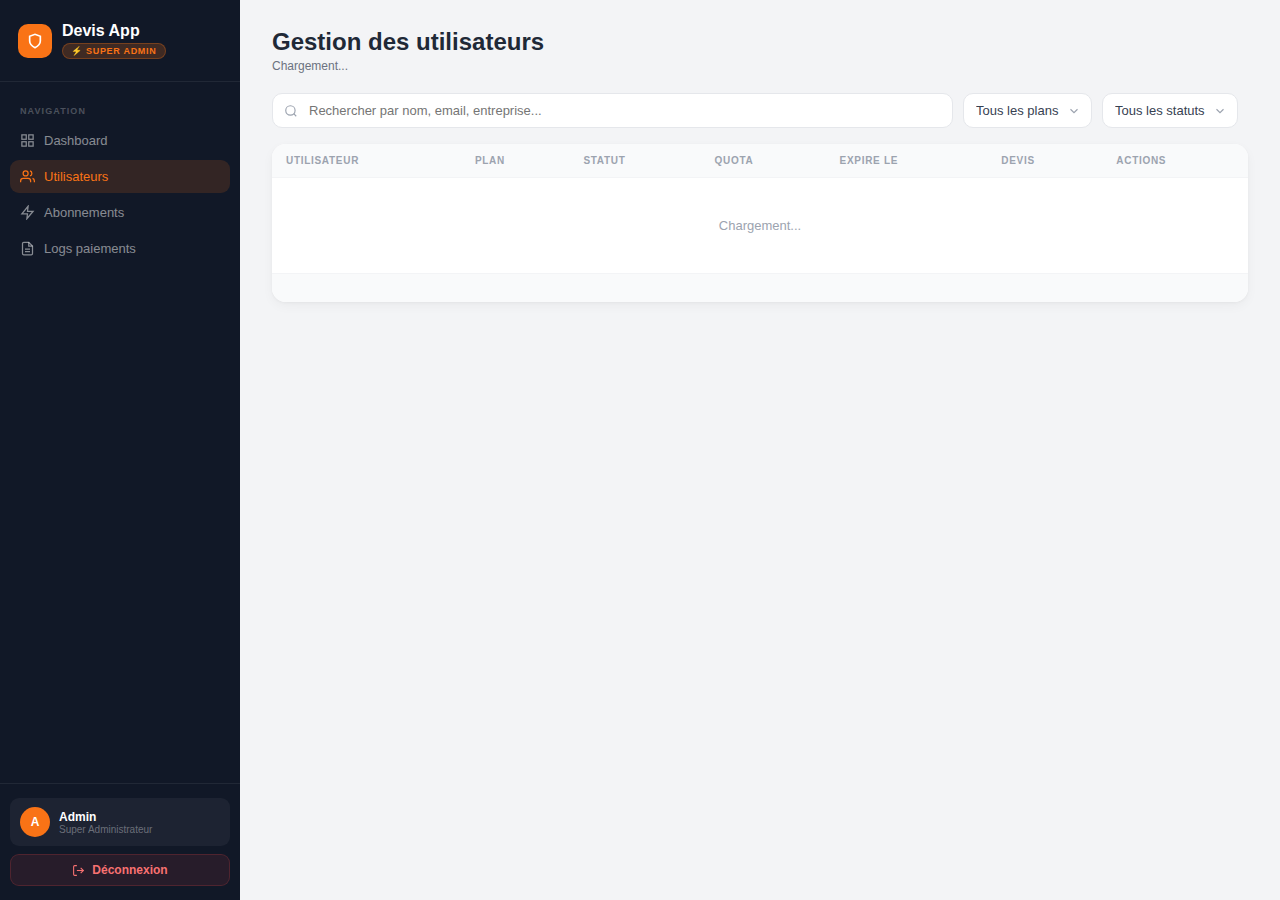
<file: admin/admin-user-detail.html>
<!DOCTYPE html>
<html lang="fr">
<head>
  <meta charset="UTF-8">
  <meta name="viewport" content="width=device-width, initial-scale=1.0">
  <title>Super Admin — Utilisateurs</title>
  <link href="https://fonts.googleapis.com/css2?family=Syne:wght@400;600;700;800&family=DM+Sans:wght@300;400;500;600&display=swap" rel="stylesheet">
  <style>
    *,*::before,*::after{box-sizing:border-box;margin:0;padding:0}
    :root{
      --orange:#F97316;--orange-dark:#EA6C0A;--orange-light:#FEF3E7;
      --gray-50:#F9FAFB;--gray-100:#F3F4F6;--gray-200:#E5E7EB;
      --gray-300:#D1D5DB;--gray-400:#9CA3AF;--gray-500:#6B7280;
      --gray-600:#4B5563;--gray-700:#374151;--gray-800:#1F2937;--gray-900:#111827;
      --green:#10B981;--green-light:#D1FAE5;
      --red:#EF4444;--red-light:#FEE2E2;
      --yellow:#F59E0B;--yellow-light:#FEF3C7;
      --blue:#3B82F6;--blue-light:#EFF6FF;
      --white:#FFFFFF;
    }
    body{font-family:'DM Sans',sans-serif;background:var(--gray-100);min-height:100vh;display:flex;-webkit-font-smoothing:antialiased;}

    /* SIDEBAR — identique dashboard */
    .sidebar{width:240px;min-width:240px;background:var(--gray-900);display:flex;flex-direction:column;height:100vh;position:sticky;top:0;}
    .sidebar-logo{padding:22px 18px;border-bottom:1px solid rgba(255,255,255,.07);display:flex;align-items:center;gap:10px;}
    .sidebar-logo-icon{width:34px;height:34px;background:var(--orange);border-radius:10px;display:flex;align-items:center;justify-content:center;flex-shrink:0;}
    .sidebar-logo-text{font-family:'Syne',sans-serif;font-size:16px;font-weight:800;color:white;}
    .sidebar-badge{display:inline-block;padding:2px 8px;background:rgba(249,115,22,.2);border:1px solid rgba(249,115,22,.3);border-radius:100px;font-size:9px;font-weight:800;color:var(--orange);letter-spacing:.08em;text-transform:uppercase;margin-top:2px;}
    .sidebar-nav{flex:1;padding:14px 10px;display:flex;flex-direction:column;gap:3px;overflow-y:auto;}
    .nav-label{font-size:9px;font-weight:700;letter-spacing:.12em;text-transform:uppercase;color:rgba(255,255,255,.25);padding:10px 10px 5px;}
    .nav-link{display:flex;align-items:center;gap:9px;padding:9px 10px;border-radius:9px;color:rgba(255,255,255,.5);text-decoration:none;font-size:13px;font-weight:500;transition:all .2s;}
    .nav-link:hover{background:rgba(255,255,255,.07);color:rgba(255,255,255,.9);}
    .nav-link.active{background:rgba(249,115,22,.15);color:var(--orange);}
    .nav-link svg{flex-shrink:0;}
    .nav-link .badge-count{margin-left:auto;background:var(--red);color:white;font-size:10px;font-weight:700;padding:2px 6px;border-radius:100px;}
    .sidebar-footer{padding:14px 10px;border-top:1px solid rgba(255,255,255,.07);}
    .admin-card{display:flex;align-items:center;gap:9px;padding:9px 10px;border-radius:9px;background:rgba(255,255,255,.05);margin-bottom:8px;}
    .admin-avatar{width:30px;height:30px;border-radius:50%;background:var(--orange);display:flex;align-items:center;justify-content:center;font-family:'Syne',sans-serif;font-size:12px;font-weight:700;color:white;flex-shrink:0;}
    .admin-name{font-size:12px;font-weight:600;color:white;}
    .admin-role{font-size:10px;color:rgba(255,255,255,.35);}
    .btn-logout{width:100%;display:flex;align-items:center;justify-content:center;gap:7px;padding:8px;border-radius:9px;background:rgba(239,68,68,.1);color:#F87171;font-family:'DM Sans',sans-serif;font-size:12px;font-weight:600;border:1px solid rgba(239,68,68,.2);cursor:pointer;transition:all .2s;}
    .btn-logout:hover{background:rgba(239,68,68,.2);}

    /* MAIN */
    .main{flex:1;overflow-y:auto;padding:28px 32px 48px;min-width:0;}
    .page-header{display:flex;align-items:flex-start;justify-content:space-between;margin-bottom:20px;flex-wrap:wrap;gap:12px;}
    .page-title{font-family:'Syne',sans-serif;font-size:24px;font-weight:800;color:var(--gray-800);}
    .page-sub{font-size:12px;color:var(--gray-500);margin-top:3px;}

    /* FILTERS BAR */
    .filters-bar{display:flex;gap:10px;margin-bottom:16px;flex-wrap:wrap;align-items:center;}
    .search-wrap{position:relative;flex:1;min-width:220px;}
    .search-icon{position:absolute;left:12px;top:50%;transform:translateY(-50%);color:var(--gray-400);pointer-events:none;}
    .search-input{width:100%;border:1.5px solid var(--gray-200);border-radius:10px;padding:9px 12px 9px 36px;font-family:'DM Sans',sans-serif;font-size:13px;color:var(--gray-800);background:var(--white);outline:none;transition:all .2s;}
    .search-input:focus{border-color:var(--orange);box-shadow:0 0 0 3px rgba(249,115,22,.1);}
    .filter-select{border:1.5px solid var(--gray-200);border-radius:10px;padding:9px 32px 9px 12px;font-family:'DM Sans',sans-serif;font-size:13px;color:var(--gray-700);background:var(--white);cursor:pointer;outline:none;appearance:none;background-image:url("data:image/svg+xml,%3Csvg xmlns='http://www.w3.org/2000/svg' width='14' height='14' viewBox='0 0 24 24' fill='none' stroke='%239CA3AF' stroke-width='2'%3E%3Cpolyline points='6 9 12 15 18 9'/%3E%3C/svg%3E");background-repeat:no-repeat;background-position:right 10px center;transition:all .2s;}
    .filter-select:focus{border-color:var(--orange);box-shadow:0 0 0 3px rgba(249,115,22,.1);}
    .results-count{font-size:12px;color:var(--gray-500);white-space:nowrap;align-self:center;}

    /* TABLE */
    .table-wrap{background:var(--white);border-radius:14px;box-shadow:0 1px 3px rgba(0,0,0,.04),0 4px 12px rgba(0,0,0,.04);overflow:hidden;}
    table{width:100%;border-collapse:collapse;}
    thead tr{background:var(--gray-50);}
    th{font-size:10px;font-weight:700;text-transform:uppercase;letter-spacing:.07em;color:var(--gray-400);padding:11px 14px;text-align:left;border-bottom:1.5px solid var(--gray-100);white-space:nowrap;}
    td{padding:12px 14px;font-size:13px;border-bottom:1px solid var(--gray-50);vertical-align:middle;}
    tr:last-child td{border-bottom:none;}
    tr:hover td{background:var(--gray-50);}

    /* User cell */
    .user-cell{display:flex;align-items:center;gap:10px;}
    .u-avatar{width:34px;height:34px;border-radius:50%;background:var(--orange-light);color:var(--orange);display:flex;align-items:center;justify-content:center;font-family:'Syne',sans-serif;font-size:13px;font-weight:700;flex-shrink:0;}
    .u-avatar.banned{background:var(--red-light);color:var(--red);}
    .u-name{font-weight:600;color:var(--gray-800);}
    .u-email{font-size:11px;color:var(--gray-400);margin-top:1px;}

    /* Badges */
    .badge{display:inline-flex;align-items:center;gap:4px;padding:3px 9px;border-radius:100px;font-size:11px;font-weight:700;}
    .badge.free   {background:var(--gray-100);color:var(--gray-500);}
    .badge.monthly{background:var(--blue-light);color:var(--blue);}
    .badge.annual {background:var(--green-light);color:var(--green);}
    .badge.banned {background:var(--red-light);color:var(--red);}
    .badge.active {background:var(--green-light);color:var(--green);}
    .badge.expiring{background:var(--yellow-light);color:var(--yellow);}
    .badge.expired{background:var(--red-light);color:var(--red);}

    /* Quota mini bar */
    .quota-mini{display:flex;align-items:center;gap:7px;}
    .quota-bar-wrap{width:60px;height:5px;background:var(--gray-100);border-radius:100px;overflow:hidden;}
    .quota-bar-fill{height:100%;border-radius:100px;}
    .quota-bar-fill.ok  {background:var(--green);}
    .quota-bar-fill.warn{background:var(--yellow);}
    .quota-bar-fill.full{background:var(--red);}
    .quota-text{font-size:11px;color:var(--gray-500);}

    /* Action buttons */
    .actions-cell{display:flex;align-items:center;gap:5px;}
    .btn-sm{padding:5px 10px;border-radius:7px;border:none;font-family:'DM Sans',sans-serif;font-size:11px;font-weight:700;cursor:pointer;transition:all .2s;display:inline-flex;align-items:center;gap:4px;white-space:nowrap;}
    .btn-sm.view   {background:var(--gray-100);color:var(--gray-700);}
    .btn-sm.view:hover{background:var(--gray-200);}
    .btn-sm.ban    {background:var(--red-light);color:var(--red);}
    .btn-sm.ban:hover{background:var(--red);color:white;}
    .btn-sm.unban  {background:var(--green-light);color:var(--green);}
    .btn-sm.unban:hover{background:var(--green);color:white;}
    .btn-sm.del    {background:var(--red-light);color:var(--red);}
    .btn-sm.del:hover{background:var(--red);color:white;}
    .btn-sm.plan   {background:var(--orange-light);color:var(--orange);}
    .btn-sm.plan:hover{background:var(--orange);color:white;}

    /* Empty / loading */
    .empty-state{text-align:center;padding:40px;color:var(--gray-400);}
    .empty-state svg{margin-bottom:10px;color:var(--gray-300);}

    /* ══ MODAL ══ */
    .modal-bg{display:none;position:fixed;inset:0;background:rgba(0,0,0,.55);z-index:100;align-items:center;justify-content:center;padding:20px;}
    .modal-bg.open{display:flex;}
    .modal{background:var(--white);border-radius:20px;width:100%;max-width:580px;max-height:90vh;overflow-y:auto;box-shadow:0 20px 60px rgba(0,0,0,.3);animation:modalIn .25s ease both;}
    @keyframes modalIn{from{opacity:0;transform:scale(.96) translateY(10px)}to{opacity:1;transform:scale(1) translateY(0)}}
    .modal-header{padding:22px 24px 16px;border-bottom:1px solid var(--gray-100);display:flex;align-items:center;justify-content:space-between;}
    .modal-title{font-family:'Syne',sans-serif;font-size:17px;font-weight:800;color:var(--gray-800);}
    .modal-close{background:none;border:none;color:var(--gray-400);cursor:pointer;padding:4px;border-radius:8px;transition:all .2s;}
    .modal-close:hover{background:var(--gray-100);color:var(--gray-700);}
    .modal-body{padding:22px 24px;}
    .modal-section{margin-bottom:20px;}
    .modal-section-title{font-family:'Syne',sans-serif;font-size:11px;font-weight:700;color:var(--gray-400);text-transform:uppercase;letter-spacing:.08em;margin-bottom:10px;}
    .info-grid{display:grid;grid-template-columns:1fr 1fr;gap:10px;}
    .info-item label{font-size:11px;color:var(--gray-400);font-weight:600;}
    .info-item span{display:block;font-size:13px;font-weight:600;color:var(--gray-800);margin-top:2px;}
    .modal-actions{display:flex;gap:8px;flex-wrap:wrap;padding:0 24px 22px;}
    .btn-modal{padding:9px 18px;border-radius:10px;border:none;font-family:'DM Sans',sans-serif;font-size:13px;font-weight:700;cursor:pointer;transition:all .2s;display:inline-flex;align-items:center;gap:7px;}
    .btn-modal.ban   {background:var(--red-light);color:var(--red);border:1.5px solid rgba(239,68,68,.3);}
    .btn-modal.ban:hover{background:var(--red);color:white;}
    .btn-modal.unban {background:var(--green-light);color:var(--green);border:1.5px solid rgba(16,185,129,.3);}
    .btn-modal.unban:hover{background:var(--green);color:white;}
    .btn-modal.del   {background:var(--red-light);color:var(--red);border:1.5px solid rgba(239,68,68,.3);}
    .btn-modal.del:hover{background:var(--red);color:white;}
    .btn-modal.ext   {background:var(--orange-light);color:var(--orange);border:1.5px solid rgba(249,115,22,.3);}
    .btn-modal.ext:hover{background:var(--orange);color:white;}
    .btn-modal.set   {background:var(--gray-100);color:var(--gray-700);border:1.5px solid var(--gray-200);}
    .btn-modal.set:hover{background:var(--gray-200);}
    .plan-select-row{display:flex;gap:8px;align-items:center;margin-top:8px;}
    .plan-select-row select{flex:1;border:1.5px solid var(--gray-200);border-radius:9px;padding:9px 12px;font-family:'DM Sans',sans-serif;font-size:13px;color:var(--gray-800);background:var(--gray-50);outline:none;cursor:pointer;}
    .plan-select-row select:focus{border-color:var(--orange);}
    .days-input{border:1.5px solid var(--gray-200);border-radius:9px;padding:9px 12px;font-family:'DM Sans',sans-serif;font-size:13px;color:var(--gray-800);background:var(--gray-50);outline:none;width:90px;}
    .days-input:focus{border-color:var(--orange);}

    /* Toast */
    .toast{position:fixed;bottom:24px;right:24px;padding:13px 18px;border-radius:12px;font-size:13px;font-weight:600;display:flex;align-items:center;gap:9px;box-shadow:0 8px 32px rgba(0,0,0,.15);animation:toastIn .3s ease;z-index:999;}
    .toast.success{background:var(--green);color:white;}
    .toast.error  {background:var(--red);color:white;}
    @keyframes toastIn{from{opacity:0;transform:translateY(10px)}to{opacity:1;transform:translateY(0)}}
    @keyframes spin{to{transform:rotate(360deg)}}
    .spinner{width:14px;height:14px;border:2px solid rgba(255,255,255,.35);border-top-color:white;border-radius:50%;animation:spin .7s linear infinite;}

    /* Pagination */
    .pagination{display:flex;align-items:center;justify-content:space-between;padding:14px 18px;background:var(--gray-50);border-top:1px solid var(--gray-100);}
    .pg-info{font-size:12px;color:var(--gray-500);}
    .pg-btns{display:flex;gap:6px;}
    .pg-btn{padding:6px 12px;border-radius:8px;border:1.5px solid var(--gray-200);background:var(--white);color:var(--gray-600);font-family:'DM Sans',sans-serif;font-size:12px;font-weight:600;cursor:pointer;transition:all .2s;}
    .pg-btn:hover:not(:disabled){border-color:var(--orange);color:var(--orange);}
    .pg-btn:disabled{opacity:.4;cursor:not-allowed;}
    .pg-btn.active{background:var(--orange);color:white;border-color:var(--orange);}

    @media(max-width:768px){.sidebar{display:none;}.main{padding:16px;}.filters-bar{flex-direction:column;}.filter-select{width:100%;}}
  </style>
</head>
<body>

<!-- SIDEBAR -->
<aside class="sidebar">
  <div class="sidebar-logo">
    <div class="sidebar-logo-icon"><svg width="16" height="16" viewBox="0 0 24 24" fill="none" stroke="white" stroke-width="2.5"><path d="M12 22s8-4 8-10V5l-8-3-8 3v7c0 6 8 10 8 10z"/></svg></div>
    <div><div class="sidebar-logo-text">Devis App</div><div class="sidebar-badge">⚡ Super Admin</div></div>
  </div>
  <nav class="sidebar-nav">
    <span class="nav-label">Navigation</span>
    <a href="admin-dashboard.html" class="nav-link"><svg width="15" height="15" viewBox="0 0 24 24" fill="none" stroke="currentColor" stroke-width="2"><rect x="3" y="3" width="7" height="7"/><rect x="14" y="3" width="7" height="7"/><rect x="14" y="14" width="7" height="7"/><rect x="3" y="14" width="7" height="7"/></svg>Dashboard</a>
    <a href="admin-users.html" class="nav-link active"><svg width="15" height="15" viewBox="0 0 24 24" fill="none" stroke="currentColor" stroke-width="2"><path d="M17 21v-2a4 4 0 00-4-4H5a4 4 0 00-4 4v2"/><circle cx="9" cy="7" r="4"/><path d="M23 21v-2a4 4 0 00-3-3.87M16 3.13a4 4 0 010 7.75"/></svg>Utilisateurs</a>
    <a href="admin-subscriptions.html" class="nav-link"><svg width="15" height="15" viewBox="0 0 24 24" fill="none" stroke="currentColor" stroke-width="2"><polygon points="13 2 3 14 12 14 11 22 21 10 12 10 13 2"/></svg>Abonnements</a>
    <a href="admin-logs.html" class="nav-link"><svg width="15" height="15" viewBox="0 0 24 24" fill="none" stroke="currentColor" stroke-width="2"><path d="M14 2H6a2 2 0 00-2 2v16a2 2 0 002 2h12a2 2 0 002-2V8z"/><polyline points="14 2 14 8 20 8"/><line x1="16" y1="13" x2="8" y2="13"/><line x1="16" y1="17" x2="8" y2="17"/></svg>Logs paiements</a>
  </nav>
  <div class="sidebar-footer">
    <div class="admin-card"><div class="admin-avatar" id="adminAvatar">A</div><div><div class="admin-name" id="adminName">Admin</div><div class="admin-role">Super Administrateur</div></div></div>
    <button class="btn-logout" id="logoutBtn"><svg width="13" height="13" viewBox="0 0 24 24" fill="none" stroke="currentColor" stroke-width="2"><path d="M9 21H5a2 2 0 01-2-2V5a2 2 0 012-2h4"/><polyline points="16 17 21 12 16 7"/><line x1="21" y1="12" x2="9" y2="12"/></svg>Déconnexion</button>
  </div>
</aside>

<!-- MAIN -->
<main class="main">
  <div class="page-header">
    <div>
      <h1 class="page-title">Gestion des utilisateurs</h1>
      <p class="page-sub" id="pageSubtitle">Chargement...</p>
    </div>
  </div>

  <div class="filters-bar">
    <div class="search-wrap">
      <svg class="search-icon" width="14" height="14" viewBox="0 0 24 24" fill="none" stroke="currentColor" stroke-width="2"><circle cx="11" cy="11" r="8"/><line x1="21" y1="21" x2="16.65" y2="16.65"/></svg>
      <input class="search-input" id="searchInput" placeholder="Rechercher par nom, email, entreprise...">
    </div>
    <select class="filter-select" id="filterPlan">
      <option value="">Tous les plans</option>
      <option value="free">Gratuit</option>
      <option value="monthly">Mensuel</option>
      <option value="annual">Annuel</option>
    </select>
    <select class="filter-select" id="filterStatus">
      <option value="">Tous les statuts</option>
      <option value="active">Actifs</option>
      <option value="banned">Bannis</option>
      <option value="expiring">Expire bientôt</option>
      <option value="expired">Expirés</option>
    </select>
    <span class="results-count" id="resultsCount"></span>
  </div>

  <div class="table-wrap">
    <table id="usersTable">
      <thead>
        <tr>
          <th>Utilisateur</th>
          <th>Plan</th>
          <th>Statut</th>
          <th>Quota</th>
          <th>Expire le</th>
          <th>Devis</th>
          <th>Actions</th>
        </tr>
      </thead>
      <tbody id="usersBody">
        <tr><td colspan="7" class="empty-state">Chargement...</td></tr>
      </tbody>
    </table>
    <div class="pagination" id="paginationBar">
      <span class="pg-info" id="pgInfo"></span>
      <div class="pg-btns" id="pgBtns"></div>
    </div>
  </div>
</main>

<!-- ══ MODAL DÉTAIL ══ -->
<div class="modal-bg" id="modalBg">
  <div class="modal" id="modalBox">
    <div class="modal-header">
      <div class="modal-title" id="modalTitle">Détail utilisateur</div>
      <button class="modal-close" id="modalClose"><svg width="18" height="18" viewBox="0 0 24 24" fill="none" stroke="currentColor" stroke-width="2.5"><line x1="18" y1="6" x2="6" y2="18"/><line x1="6" y1="6" x2="18" y2="18"/></svg></button>
    </div>
    <div class="modal-body" id="modalBody"></div>
    <div class="modal-actions" id="modalActions"></div>
  </div>
</div>

<script type="module">
import { createClient } from 'https://esm.sh/@supabase/supabase-js'
const supabase = createClient(
  'https://xeezdzbotsblzclnmnxg.supabase.co',
  'eyJhbGciOiJIUzI1NiIsInR5cCI6IkpXVCJ9.eyJpc3MiOiJzdXBhYmFzZSIsInJlZiI6InhlZXpkemJvdHNibHpjbG5tbnhnIiwicm9sZSI6ImFub24iLCJpYXQiOjE3NzA0NDk3NTQsImV4cCI6MjA4NjAyNTc1NH0.RHIGavm6M9WCR6nve1Iz_JKFeQRlpRCU2FNAr9E02PM'
)

/* ── Guard ── */
const {data:{session}}=await supabase.auth.getSession()
if(!session){window.location.href='admin-login.html'}
else{
  const {data:adm}=await supabase.from('admins').select('id').eq('id',session.user.id).single()
  if(!adm){await supabase.auth.signOut();window.location.href='admin-login.html'}
  else{
    const email=session.user.email||'admin'
    document.getElementById('adminName').textContent=email.split('@')[0]
    document.getElementById('adminAvatar').textContent=(email[0]||'A').toUpperCase()
  }
}

let allUsers=[], quoteCounts={}, filtered=[], currentPage=1
const PAGE_SIZE=20

function showToast(msg,type='success'){
  document.querySelector('.toast')?.remove()
  const t=document.createElement('div');t.className=`toast ${type}`
  t.innerHTML=(type==='success'?'✓ ':'')+msg
  document.body.appendChild(t);setTimeout(()=>t.remove(),3500)
}
function fmt(n){return new Intl.NumberFormat('fr-FR').format(n||0)}
function fmtDate(d){if(!d)return'—';return new Date(d).toLocaleDateString('fr-FR',{day:'2-digit',month:'short',year:'numeric'})}
function daysUntil(d){if(!d)return null;return Math.ceil((new Date(d)-Date.now())/(1000*60*60*24))}

function getStatus(p){
  if(p.is_banned)return{label:'Banni',cls:'banned'}
  if(p.plan==='free')return{label:'Gratuit',cls:'free'}
  const d=daysUntil(p.plan_expires_at)
  if(d===null||d<0)return{label:'Expiré',cls:'expired'}
  if(d<=7)return{label:`J−${d}`,cls:'expiring'}
  return{label:'Actif',cls:'active'}
}

async function loadUsers(){
  const [profRes,quoteRes]=await Promise.all([
    supabase.from('profiles').select('*').order('plan_started_at',{ascending:false,nullsFirst:false}).range(0,9999),
    supabase.from('quotes').select('user_id').range(0,49999)
  ])
  allUsers=profRes.data||[]
  /* Count quotes per user */
  if(quoteRes.data){
    const counts={}
    quoteRes.data.forEach(q=>{counts[q.user_id]=(counts[q.user_id]||0)+1})
    quoteCounts=counts
  }
  document.getElementById('pageSubtitle').textContent=`${allUsers.length} utilisateurs enregistrés`
  applyFilters()
}

function applyFilters(){
  const q=document.getElementById('searchInput').value.toLowerCase()
  const plan=document.getElementById('filterPlan').value
  const status=document.getElementById('filterStatus').value
  filtered=allUsers.filter(u=>{
    const name=[u.first_name,u.last_name,u.company].filter(Boolean).join(' ').toLowerCase()
    if(q&&!name.includes(q)&&!u.rccm?.toLowerCase().includes(q))return false
    if(plan&&u.plan!==plan)return false
    if(status){
      const s=getStatus(u)
      if(status==='active'&&s.cls!=='active')return false
      if(status==='banned'&&!u.is_banned)return false
      if(status==='expiring'&&s.cls!=='expiring')return false
      if(status==='expired'&&s.cls!=='expired')return false
    }
    return true
  })
  currentPage=1
  renderTable()
}

function renderTable(){
  document.getElementById('resultsCount').textContent=`${filtered.length} résultat(s)`
  const start=(currentPage-1)*PAGE_SIZE, end=start+PAGE_SIZE
  const page=filtered.slice(start,end)
  if(!page.length){
    document.getElementById('usersBody').innerHTML=`<tr><td colspan="7"><div class="empty-state"><svg width="28" height="28" viewBox="0 0 24 24" fill="none" stroke="currentColor" stroke-width="1.5"><path d="M17 21v-2a4 4 0 00-4-4H5a4 4 0 00-4 4v2"/><circle cx="9" cy="7" r="4"/></svg><div>Aucun utilisateur trouvé</div></div></td></tr>`
    return
  }
  document.getElementById('usersBody').innerHTML=page.map(u=>{
    const name=[u.first_name,u.last_name].filter(Boolean).join(' ')||u.company||'—'
    const ini=(name[0]||'?').toUpperCase()
    const st=getStatus(u)
    const limit=u.plan==='free'?5:50
    const qc=u.quotes_count||0
    const pct=Math.min(qc/limit*100,100)
    const barCls=pct>=100?'full':pct>=80?'warn':'ok'
    const planBadge=`<span class="badge ${u.plan}">${u.plan==='free'?'Gratuit':u.plan==='monthly'?'Mensuel':'Annuel'}</span>`
    const totalDevis=quoteCounts[u.id]||0
    return`<tr>
      <td><div class="user-cell">
        <div class="u-avatar ${u.is_banned?'banned':''}">${ini}</div>
        <div><div class="u-name">${name}</div><div class="u-email">${u.company||'—'}</div></div>
      </div></td>
      <td>${planBadge}</td>
      <td><span class="badge ${st.cls}">${st.label}</span></td>
      <td><div class="quota-mini"><div class="quota-bar-wrap"><div class="quota-bar-fill ${barCls}" style="width:${pct}%"></div></div><span class="quota-text">${qc}/${limit}</span></div></td>
      <td style="font-size:12px;color:var(--gray-500);">${fmtDate(u.plan_expires_at)}</td>
      <td style="font-family:'Syne',sans-serif;font-weight:700;color:var(--gray-700);">${totalDevis}</td>
      <td><div class="actions-cell">
        <button class="btn-sm view" onclick="openModal('${u.id}')">
          <svg width="11" height="11" viewBox="0 0 24 24" fill="none" stroke="currentColor" stroke-width="2"><path d="M1 12s4-8 11-8 11 8 11 8-4 8-11 8-11-8-11-8z"/><circle cx="12" cy="12" r="3"/></svg>Voir
        </button>
        ${u.is_banned
          ?`<button class="btn-sm unban" onclick="toggleBan('${u.id}',false)"><svg width="11" height="11" viewBox="0 0 24 24" fill="none" stroke="currentColor" stroke-width="2"><path d="M22 11.08V12a10 10 0 11-5.93-9.14"/><polyline points="22 4 12 14.01 9 11.01"/></svg>Débannir</button>`
          :`<button class="btn-sm ban" onclick="toggleBan('${u.id}',true)"><svg width="11" height="11" viewBox="0 0 24 24" fill="none" stroke="currentColor" stroke-width="2"><circle cx="12" cy="12" r="10"/><line x1="4.93" y1="4.93" x2="19.07" y2="19.07"/></svg>Bannir</button>`
        }
      </div></td>
    </tr>`
  }).join('')

  /* Pagination */
  const totalPages=Math.ceil(filtered.length/PAGE_SIZE)
  document.getElementById('pgInfo').textContent=`Page ${currentPage} / ${totalPages} · ${filtered.length} utilisateurs`
  let btns=''
  btns+=`<button class="pg-btn" onclick="goPage(${currentPage-1})" ${currentPage===1?'disabled':''}>← Préc.</button>`
  for(let i=Math.max(1,currentPage-1);i<=Math.min(totalPages,currentPage+1);i++){
    btns+=`<button class="pg-btn ${i===currentPage?'active':''}" onclick="goPage(${i})">${i}</button>`
  }
  btns+=`<button class="pg-btn" onclick="goPage(${currentPage+1})" ${currentPage===totalPages||totalPages===0?'disabled':''}>Suiv. →</button>`
  document.getElementById('pgBtns').innerHTML=btns
}

window.goPage=function(p){currentPage=p;renderTable();window.scrollTo(0,0)}

/* ── MODAL ── */
window.openModal=function(uid){
  const u=allUsers.find(x=>x.id===uid);if(!u)return
  const st=getStatus(u)
  const name=[u.first_name,u.last_name].filter(Boolean).join(' ')||u.company||'—'
  document.getElementById('modalTitle').textContent=name
  document.getElementById('modalBody').innerHTML=`
    <div class="modal-section">
      <div class="modal-section-title">Informations générales</div>
      <div class="info-grid">
        <div class="info-item"><label>Prénom</label><span>${u.first_name||'—'}</span></div>
        <div class="info-item"><label>Nom</label><span>${u.last_name||'—'}</span></div>
        <div class="info-item"><label>Entreprise</label><span>${u.company||'—'}</span></div>
        <div class="info-item"><label>Téléphone</label><span>${u.phone||'—'}</span></div>
        <div class="info-item"><label>Ville</label><span>${u.city||'—'}</span></div>
        <div class="info-item"><label>Pays</label><span>${u.country||'—'}</span></div>
        <div class="info-item"><label>RCCM</label><span>${u.rccm||'—'}</span></div>
        <div class="info-item"><label>NIU</label><span>${u.niu||'—'}</span></div>
      </div>
    </div>
    <div class="modal-section">
      <div class="modal-section-title">Abonnement</div>
      <div class="info-grid">
        <div class="info-item"><label>Plan actuel</label><span><span class="badge ${u.plan}">${u.plan==='free'?'Gratuit':u.plan==='monthly'?'Mensuel':'Annuel'}</span></span></div>
        <div class="info-item"><label>Statut</label><span><span class="badge ${st.cls}">${st.label}</span></span></div>
        <div class="info-item"><label>Début</label><span>${fmtDate(u.plan_started_at)}</span></div>
        <div class="info-item"><label>Expire le</label><span>${fmtDate(u.plan_expires_at)}</span></div>
        <div class="info-item"><label>Devis ce mois</label><span>${u.quotes_count||0} / ${u.plan==='free'?5:50}</span></div>
        <div class="info-item"><label>Banni</label><span>${u.is_banned?'⛔ Oui':'✅ Non'}</span></div>
      </div>
    </div>
    <div class="modal-section">
      <div class="modal-section-title">Changer de plan manuellement</div>
      <div class="plan-select-row">
        <select id="modalPlanSelect">
          <option value="free" ${u.plan==='free'?'selected':''}>Gratuit</option>
          <option value="monthly" ${u.plan==='monthly'?'selected':''}>Mensuel</option>
          <option value="annual" ${u.plan==='annual'?'selected':''}>Annuel</option>
        </select>
        <input class="days-input" type="number" id="modalDays" placeholder="Jours" value="${u.plan==='monthly'?30:365}" min="1" max="999" title="Durée en jours">
        <button class="btn-modal ext" onclick="changePlan('${uid}')">
          <svg width="13" height="13" viewBox="0 0 24 24" fill="none" stroke="currentColor" stroke-width="2.5"><polygon points="13 2 3 14 12 14 11 22 21 10 12 10 13 2"/></svg>Appliquer
        </button>
      </div>
    </div>
  `
  document.getElementById('modalActions').innerHTML=`
    ${u.is_banned
      ?`<button class="btn-modal unban" onclick="toggleBan('${uid}',false,true)"><svg width="13" height="13" viewBox="0 0 24 24" fill="none" stroke="currentColor" stroke-width="2"><path d="M22 11.08V12a10 10 0 11-5.93-9.14"/><polyline points="22 4 12 14.01 9 11.01"/></svg>Débannir ce compte</button>`
      :`<button class="btn-modal ban" onclick="toggleBan('${uid}',true,true)"><svg width="13" height="13" viewBox="0 0 24 24" fill="none" stroke="currentColor" stroke-width="2"><circle cx="12" cy="12" r="10"/><line x1="4.93" y1="4.93" x2="19.07" y2="19.07"/></svg>Bannir ce compte</button>`
    }
    <button class="btn-modal del" onclick="deleteUser('${uid}')">
      <svg width="13" height="13" viewBox="0 0 24 24" fill="none" stroke="currentColor" stroke-width="2"><polyline points="3 6 5 6 21 6"/><path d="M19 6l-1 14a2 2 0 01-2 2H8a2 2 0 01-2-2L5 6"/></svg>Supprimer le compte
    </button>
  `
  document.getElementById('modalBg').classList.add('open')
}

function closeModal(){document.getElementById('modalBg').classList.remove('open')}
document.getElementById('modalClose').addEventListener('click',closeModal)
document.getElementById('modalBg').addEventListener('click',e=>{if(e.target===document.getElementById('modalBg'))closeModal()})

/* ── ACTIONS ── */
window.toggleBan=async function(uid,ban,fromModal=false){
  const u=allUsers.find(x=>x.id===uid);if(!u)return
  const name=[u.first_name,u.last_name].filter(Boolean).join(' ')||u.company||'cet utilisateur'
  if(!confirm(`${ban?'Bannir':'Débannir'} ${name} ?`))return
  const {error}=await supabase.from('profiles').update({is_banned:ban}).eq('id',uid)
  if(error){showToast('Erreur : '+error.message,'error');return}
  u.is_banned=ban
  showToast(`${name} ${ban?'banni':'débanni'} avec succès`)
  if(fromModal)openModal(uid)
  renderTable()
}

window.changePlan=async function(uid){
  const plan=document.getElementById('modalPlanSelect').value
  const days=parseInt(document.getElementById('modalDays').value)||30
  const expires=new Date(Date.now()+days*24*60*60*1000).toISOString()
  const {error}=await supabase.from('profiles').update({
    plan, plan_started_at:new Date().toISOString(), plan_expires_at:plan==='free'?null:expires, quotes_count:0, quotes_reset_at:new Date().toISOString()
  }).eq('id',uid)
  if(error){showToast('Erreur : '+error.message,'error');return}
  const u=allUsers.find(x=>x.id===uid)
  if(u){u.plan=plan;u.plan_expires_at=plan==='free'?null:expires;u.quotes_count=0}
  showToast(`Plan mis à jour → ${plan==='free'?'Gratuit':plan==='monthly'?'Mensuel':'Annuel'} (${days} jours)`)
  openModal(uid);renderTable()
}

window.deleteUser=async function(uid){
  const u=allUsers.find(x=>x.id===uid)
  const name=[u?.first_name,u?.last_name].filter(Boolean).join(' ')||'cet utilisateur'
  if(!confirm(`⚠️ SUPPRIMER définitivement le compte de ${name} ?\n\nToutes les données (devis, clients, paiements) seront perdues. Cette action est irréversible.`))return
  if(!confirm('Dernière confirmation : êtes-vous absolument certain ?'))return
  /* Supprimer le profil (cascade sur les quotes/clients via FK) */
  const {error}=await supabase.from('profiles').delete().eq('id',uid)
  if(error){showToast('Erreur suppression : '+error.message,'error');return}
  allUsers=allUsers.filter(x=>x.id!==uid)
  closeModal();applyFilters()
  showToast(`Compte de ${name} supprimé.`)
}

/* ── URL param auto-open ── */
const urlUid=new URLSearchParams(window.location.search).get('uid')

/* ── Events ── */
document.getElementById('searchInput').addEventListener('input',applyFilters)
document.getElementById('filterPlan').addEventListener('change',applyFilters)
document.getElementById('filterStatus').addEventListener('change',applyFilters)
document.getElementById('logoutBtn').addEventListener('click',async()=>{await supabase.auth.signOut();window.location.href='admin-login.html'})

await loadUsers()
if(urlUid)window.openModal(urlUid)
</script>
</body>
</html>
</file>
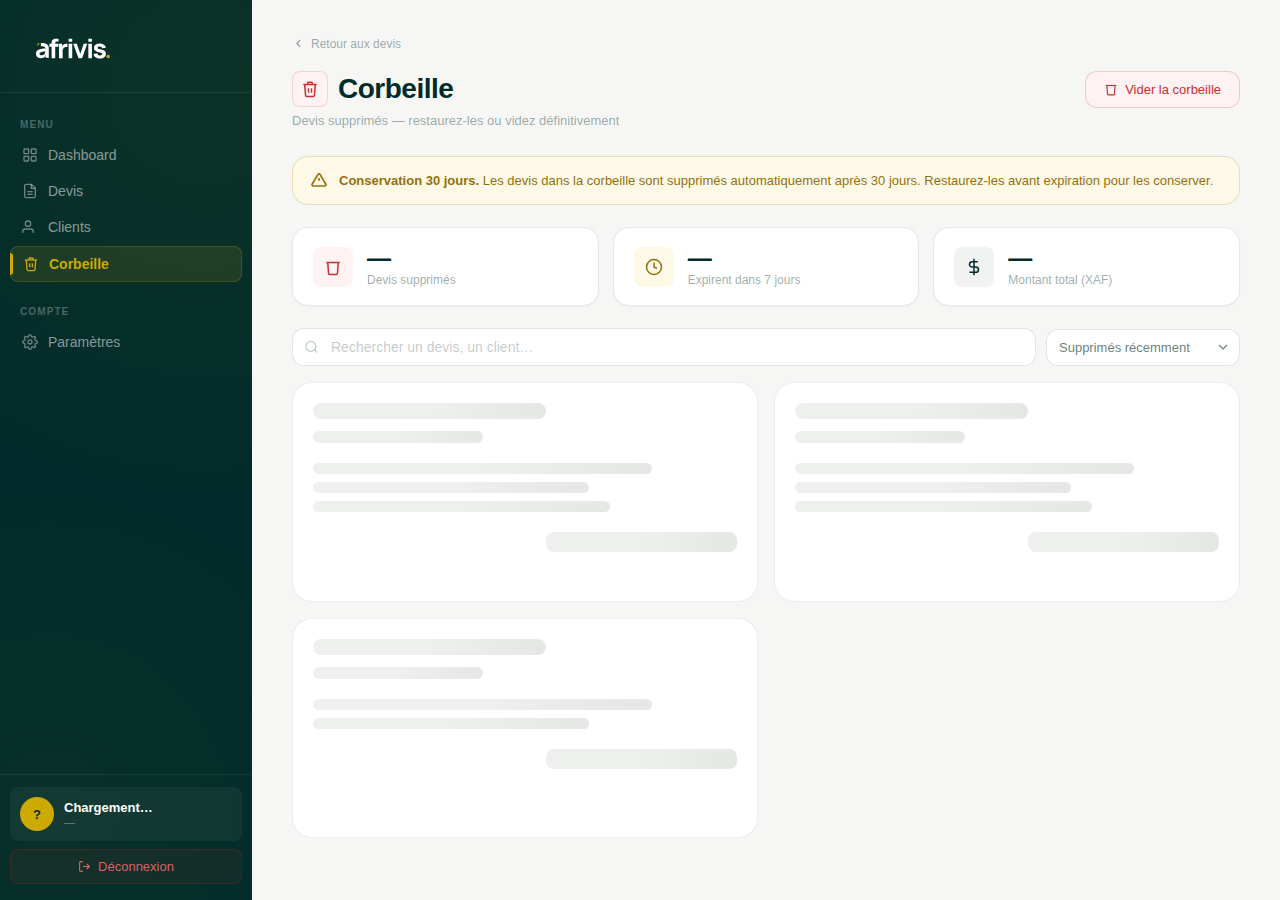
<file: app/corbeille.html>
<!DOCTYPE html>
<html lang="fr">
<head>
<meta charset="UTF-8">
<meta name="viewport" content="width=device-width, initial-scale=1.0, minimum-scale=1.0">
<link rel="manifest" href="/manifest.json">
<meta name="theme-color" content="#012B2A">
<meta name="mobile-web-app-capable" content="yes">
<meta name="apple-mobile-web-app-capable" content="yes">
<meta name="apple-mobile-web-app-status-bar-style" content="black-translucent">
<meta name="apple-mobile-web-app-title" content="Afrivis">
<link rel="apple-touch-icon" href="/icons/icon-152x152.png">
<link rel="apple-touch-icon" sizes="192x192" href="/icons/icon-192x192.png">
<link rel="icon" href="../icons/favicon.svg">

<title>Corbeille — Afrivis</title>

<link rel="preconnect" href="https://fonts.googleapis.com">
<link rel="preconnect" href="https://fonts.gstatic.com" crossorigin>
<link href="https://fonts.googleapis.com/css2?family=Manrope:wght@400;500;600;700;800&family=Inter:wght@300;400;500;600&display=swap" rel="stylesheet">

<style>
/* ══════════════════════════════════════════
   AFRIVIS — Design System Tokens
   #012B2A primary | #CCAA01 accent | #FFF bg
   Manrope: headings | Inter: body/labels
══════════════════════════════════════════ */
:root {
  --primary:        #012B2A;
  --primary-hover:  #013534;
  --primary-12:     rgba(1,43,42,0.12);
  --primary-08:     rgba(1,43,42,0.08);
  --primary-06:     rgba(1,43,42,0.06);
  --primary-04:     rgba(1,43,42,0.04);
  --accent:         #CCAA01;
  --accent-d:       #B09600;
  --accent-light:   rgba(204,170,1,0.10);
  --accent-12:      rgba(204,170,1,0.12);
  --accent-22:      rgba(204,170,1,0.22);
  --accent-pale:    #FAF5D7;

  --white:          #FFFFFF;
  --bg:             #F6F7F5;
  --surface:        #F0F2EF;
  --border:         rgba(1,43,42,0.10);
  --border-md:      rgba(1,43,42,0.16);

  --t1:             #012B2A;
  --t2:             rgba(1,43,42,0.62);
  --t3:             rgba(1,43,42,0.40);
  --t4:             rgba(1,43,42,0.26);

  --green:          #0D7A5F;
  --green-light:    #E6F5F1;
  --red:            #C53030;
  --red-light:      #FEF2F2;
  --red-12:         rgba(197,48,48,0.12);
  --yellow:         #92710C;
  --yellow-light:   #FEF9E7;
  --blue:           #1E4B8F;
  --blue-light:     #EBF2FD;

  --sidebar-w:      252px;
  --radius-sm:      8px;
  --radius-md:      12px;
  --radius-lg:      16px;
  --radius-xl:      20px;
  --shadow-xs:      0 1px 2px rgba(1,43,42,0.04);
  --shadow-sm:      0 2px 8px rgba(1,43,42,0.06);
  --shadow-focus:   0 0 0 3px rgba(204,170,1,0.22);
}

*, *::before, *::after { box-sizing: border-box; margin: 0; padding: 0; }
html, body { height: 100%; }
body {
  font-family: 'Inter', sans-serif;
  background: var(--bg);
  display: flex; min-height: 100vh;
  color: var(--t1);
  -webkit-font-smoothing: antialiased;
}

/* ══════════════════════
   SIDEBAR
══════════════════════ */
.sidebar {
  width: var(--sidebar-w); min-width: var(--sidebar-w);
  background: var(--primary);
  display: flex; flex-direction: column;
  height: 100vh; position: sticky; top: 0;
  overflow: hidden;
}
.sidebar::before {
  content: '';
  position: absolute; inset: 0;
  background-image:
    radial-gradient(circle at 80% 10%, rgba(204,170,1,0.06) 0%, transparent 50%),
    radial-gradient(circle at 20% 90%, rgba(204,170,1,0.04) 0%, transparent 40%);
  pointer-events: none;
}
.sidebar-logo {
  padding: 24px 20px 20px;
  border-bottom: 1px solid rgba(255,255,255,0.07);
  display: flex; align-items: center;
  position: relative; flex-shrink: 0;
}
.sidebar-logo img {
  height: 48px; width: auto;
  max-width: 160px;
  object-fit: contain; object-position: left center;
  display: block;
}
.sidebar-nav {
  flex: 1; padding: 12px 10px;
  display: flex; flex-direction: column; gap: 2px;
  position: relative; overflow-y: auto;
}
.nav-section-label {
  font-family: 'Inter', sans-serif;
  font-size: 10px; font-weight: 600;
  letter-spacing: 0.11em; text-transform: uppercase;
  color: rgba(255,255,255,0.28);
  padding: 14px 10px 6px;
}
.nav-link {
  display: flex; align-items: center; gap: 10px;
  padding: 9px 12px; border-radius: var(--radius-sm);
  color: rgba(255,255,255,0.52);
  text-decoration: none;
  font-family: 'Inter', sans-serif;
  font-size: 14px; font-weight: 500;
  transition: all 0.18s;
  border: none; background: none; width: 100%; text-align: left; cursor: pointer;
  position: relative;
}
.nav-link svg { flex-shrink: 0; opacity: 0.8; }
.nav-link:hover { background: rgba(255,255,255,0.07); color: rgba(255,255,255,0.88); }
.nav-link:hover svg { opacity: 1; }
.nav-link.active {
  background: var(--accent-12); color: var(--accent); font-weight: 600;
  border: 1px solid var(--accent-22);
}
.nav-link.active svg { opacity: 1; }
.nav-link.active::before {
  content: ''; position: absolute;
  left: -1px; top: 6px; bottom: 6px;
  width: 3px; background: var(--accent); border-radius: 0 3px 3px 0;
}
.sidebar-footer {
  padding: 12px 10px 16px;
  border-top: 1px solid rgba(255,255,255,0.07);
  position: relative; flex-shrink: 0;
}
.user-card {
  display: flex; align-items: center; gap: 10px;
  padding: 10px; border-radius: var(--radius-sm);
  background: rgba(255,255,255,0.05); margin-bottom: 8px;
}
.user-avatar {
  width: 34px; height: 34px; border-radius: 50%;
  background: var(--accent); color: var(--primary);
  display: flex; align-items: center; justify-content: center;
  font-family: 'Manrope', sans-serif;
  font-size: 13px; font-weight: 700; flex-shrink: 0;
}
.user-name { font-size: 13px; font-weight: 600; color: #fff; white-space: nowrap; overflow: hidden; text-overflow: ellipsis; }
.user-role { font-size: 11px; color: rgba(255,255,255,0.38); margin-top: 1px; }
.btn-logout {
  width: 100%; display: flex; align-items: center;
  justify-content: center; gap: 7px; padding: 9px;
  border-radius: var(--radius-sm);
  background: rgba(197,48,48,0.08); color: rgba(248,113,113,0.85);
  font-family: 'Inter', sans-serif; font-size: 13px; font-weight: 500;
  border: 1px solid rgba(197,48,48,0.18); cursor: pointer; transition: all 0.18s;
}
.btn-logout:hover { background: rgba(197,48,48,0.15); color: #FCA5A5; }

/* ══════════════════════
   MOBILE NAV
══════════════════════ */
.mobile-nav {
  display: none; position: fixed;
  bottom: 0; left: 0; right: 0;
  background: var(--primary);
  padding: 10px 0 calc(10px + env(safe-area-inset-bottom));
  z-index: 50; border-top: 1px solid rgba(255,255,255,0.07);
}
.mobile-nav-inner { display: flex; justify-content: space-around; }
.mobile-nav-link {
  display: flex; flex-direction: column; align-items: center; gap: 4px;
  color: rgba(255,255,255,0.42); text-decoration: none;
  font-family: 'Inter', sans-serif;
  font-size: 10px; font-weight: 600;
  padding: 4px 14px; border-radius: var(--radius-sm); transition: all 0.18s;
}
.mobile-nav-link.active { color: var(--accent); }
.mobile-nav-link svg { flex-shrink: 0; }

/* ══════════════════════
   MAIN
══════════════════════ */
.main { flex: 1; overflow-y: auto; padding: 36px 40px 60px; min-width: 0; }

.back-link {
  display: inline-flex; align-items: center; gap: 6px;
  font-family: 'Inter', sans-serif;
  font-size: 12px; font-weight: 500;
  color: var(--t3); text-decoration: none;
  transition: color 0.18s; margin-bottom: 20px; width: fit-content;
}
.back-link:hover { color: var(--primary); }
.back-link:hover svg { transform: translateX(-2px); }
.back-link svg { transition: transform 0.18s; }

/* ── Page header ── */
.page-header {
  display: flex; align-items: flex-start;
  justify-content: space-between;
  margin-bottom: 28px; flex-wrap: wrap; gap: 14px;
}
.page-header-left { display: flex; flex-direction: column; gap: 4px; }

/* H1 Manrope Bold 28px */
.page-title {
  font-family: 'Manrope', sans-serif;
  font-size: 28px; font-weight: 700;
  color: var(--t1); letter-spacing: -0.5px;
  display: flex; align-items: center; gap: 10px;
}
.page-title-icon {
  width: 36px; height: 36px; border-radius: var(--radius-sm);
  background: var(--red-light);
  border: 1px solid rgba(197,48,48,0.16);
  display: flex; align-items: center; justify-content: center; flex-shrink: 0;
}
.page-subtitle {
  font-family: 'Inter', sans-serif;
  font-size: 13px; color: var(--t3); margin-top: 2px;
}

/* Warning banner */
.warning-banner {
  display: flex; align-items: flex-start; gap: 12px;
  background: var(--yellow-light);
  border: 1px solid rgba(146,113,12,0.20);
  border-radius: var(--radius-lg);
  padding: 14px 18px; margin-bottom: 22px;
  animation: fadeUp 0.28s ease both;
}
.warning-banner svg { flex-shrink: 0; color: var(--yellow); margin-top: 1px; }
.warning-text {
  font-family: 'Inter', sans-serif; font-size: 13px; color: var(--yellow);
  line-height: 1.5;
}
.warning-text strong { font-weight: 600; }

/* ── Toolbar ── */
.toolbar {
  display: flex; align-items: center; gap: 10px;
  margin-bottom: 16px; flex-wrap: wrap;
}
.search-wrap { flex: 1; min-width: 200px; position: relative; }
.search-wrap svg { position: absolute; left: 12px; top: 50%; transform: translateY(-50%); color: var(--t4); pointer-events: none; }
.search-input {
  width: 100%; border: 1.5px solid rgba(1,43,42,0.12);
  border-radius: var(--radius-md); padding: 10px 14px 10px 38px;
  font-family: 'Inter', sans-serif; font-size: 14px; color: var(--t1);
  background: var(--white); outline: none; transition: all 0.18s;
}
.search-input:focus { border-color: var(--accent); box-shadow: var(--shadow-focus); }
.search-input::placeholder { color: var(--t4); }

.filter-select {
  border: 1.5px solid rgba(1,43,42,0.12); border-radius: var(--radius-md);
  padding: 10px 32px 10px 12px;
  font-family: 'Inter', sans-serif; font-size: 13px; color: var(--t2);
  background: var(--white) url("data:image/svg+xml,%3Csvg xmlns='http://www.w3.org/2000/svg' width='16' height='16' viewBox='0 0 24 24' fill='none' stroke='%23738a88' stroke-width='2'%3E%3Cpolyline points='6 9 12 15 18 9'/%3E%3C/svg%3E") no-repeat right 8px center;
  outline: none; cursor: pointer; appearance: none; transition: all 0.18s;
}
.filter-select:focus { border-color: var(--accent); box-shadow: var(--shadow-focus); }

.btn-empty-all {
  display: inline-flex; align-items: center; gap: 7px;
  padding: 10px 18px; border-radius: var(--radius-md);
  border: 1.5px solid rgba(197,48,48,0.22);
  background: var(--red-light); color: var(--red);
  font-family: 'Inter', sans-serif; font-size: 13px; font-weight: 500;
  cursor: pointer; transition: all 0.18s; white-space: nowrap;
}
.btn-empty-all:hover { background: var(--red); color: white; border-color: var(--red); }

/* ══════════════════════
   CARDS GRID
══════════════════════ */
.quotes-grid {
  display: grid;
  grid-template-columns: repeat(auto-fill, minmax(320px, 1fr));
  gap: 16px;
  animation: fadeUp 0.32s cubic-bezier(.4,0,.2,1) .1s both;
}
@keyframes fadeUp { from { opacity:0; transform:translateY(10px); } to { opacity:1; transform:translateY(0); } }

/* ── Quote card ── */
.quote-card {
  background: var(--white);
  border: 1px solid rgba(1,43,42,0.10);
  border-radius: var(--radius-xl);
  box-shadow: var(--shadow-sm);
  display: flex; flex-direction: column;
  overflow: hidden; position: relative;
  transition: all 0.18s;
  opacity: 0.92;
}
.quote-card:hover { transform: translateY(-3px); box-shadow: 0 8px 24px rgba(1,43,42,0.10); opacity: 1; }

/* deleted stripe on left */
.quote-card::before {
  content: ''; position: absolute;
  left: 0; top: 0; bottom: 0; width: 3px;
  background: var(--red); border-radius: 3px 0 0 3px;
}

.card-header {
  padding: 18px 20px 14px;
  border-bottom: 1px solid rgba(1,43,42,0.06);
  background: #FAFAF9;
  display: flex; justify-content: space-between; align-items: flex-start;
}
.card-number {
  font-family: 'Manrope', sans-serif;
  font-size: 15px; font-weight: 700; color: var(--t1);
  display: block; margin-bottom: 3px;
}
.card-client {
  font-family: 'Inter', sans-serif;
  font-size: 12px; color: var(--t3); font-weight: 400;
}

/* Status badge */
.badge {
  display: inline-flex; align-items: center; gap: 5px;
  font-family: 'Inter', sans-serif;
  font-size: 10px; font-weight: 600;
  letter-spacing: 0.06em; text-transform: uppercase;
  padding: 3px 9px; border-radius: 20px; white-space: nowrap;
  border: 1px solid transparent;
}
.b-draft    { background: var(--surface); color: var(--t3); border-color: rgba(1,43,42,0.10); }
.b-sent     { background: var(--blue-light); color: var(--blue); border-color: rgba(30,75,143,0.15); }
.b-accepted { background: var(--green-light); color: var(--green); border-color: rgba(13,122,95,0.15); }
.b-refused  { background: var(--red-light); color: var(--red); border-color: rgba(197,48,48,0.15); }
.b-expired  { background: var(--yellow-light); color: var(--yellow); border-color: rgba(146,113,12,0.15); }
.b-deleted  { background: var(--red-light); color: var(--red); border-color: rgba(197,48,48,0.15); }

.card-body {
  padding: 16px 20px; flex: 1;
  display: flex; flex-direction: column; gap: 10px;
}
.card-row {
  display: flex; justify-content: space-between; align-items: center;
}
.card-label {
  font-family: 'Inter', sans-serif; font-size: 12px; color: var(--t3); font-weight: 400;
}
.card-value {
  font-family: 'Inter', sans-serif; font-size: 13px; color: var(--t2); font-weight: 500; text-align: right;
}
.card-amount {
  font-family: 'Manrope', sans-serif;
  font-size: 19px; font-weight: 700; color: var(--t1);
  margin-top: 4px; display: block; text-align: right;
}

/* Deleted info row */
.card-deleted-row {
  display: flex; align-items: center; gap: 6px;
  background: var(--red-light);
  border: 1px solid rgba(197,48,48,0.12);
  border-radius: var(--radius-sm);
  padding: 7px 10px;
  font-family: 'Inter', sans-serif; font-size: 11px; color: var(--red); font-weight: 500;
}
.card-deleted-row svg { flex-shrink: 0; }

.card-footer {
  padding: 12px 16px;
  border-top: 1px solid rgba(1,43,42,0.06);
  display: flex; justify-content: flex-end; gap: 8px;
  background: var(--white);
}

.btn-restore {
  display: inline-flex; align-items: center; gap: 6px;
  padding: 7px 14px; border-radius: var(--radius-sm);
  background: var(--green-light); color: var(--green);
  border: 1px solid rgba(13,122,95,0.16);
  font-family: 'Inter', sans-serif; font-size: 12px; font-weight: 500;
  cursor: pointer; transition: all 0.18s;
}
.btn-restore:hover { background: var(--green); color: white; border-color: var(--green); }

.btn-delete-perm {
  display: inline-flex; align-items: center; justify-content: center;
  width: 34px; height: 34px; border-radius: var(--radius-sm);
  background: var(--red-light); color: var(--red);
  border: 1px solid rgba(197,48,48,0.16);
  cursor: pointer; transition: all 0.18s;
}
.btn-delete-perm:hover { background: var(--red); color: white; border-color: var(--red); }

/* ══════════════════════
   EMPTY STATE
══════════════════════ */
.empty-state {
  display: flex; flex-direction: column;
  align-items: center; text-align: center;
  padding: 80px 24px; grid-column: 1 / -1;
  animation: fadeUp 0.32s ease both;
}
.empty-icon-wrap {
  width: 80px; height: 80px; border-radius: 50%;
  background: var(--bg); border: 1px solid rgba(1,43,42,0.08);
  display: flex; align-items: center; justify-content: center;
  margin-bottom: 20px; flex-shrink: 0;
}
/* H2 Manrope 700 20px */
.empty-title {
  font-family: 'Manrope', sans-serif;
  font-size: 20px; font-weight: 700; color: var(--t2); margin-bottom: 8px;
}
.empty-sub {
  font-family: 'Inter', sans-serif;
  font-size: 13px; color: var(--t3); max-width: 300px; line-height: 1.6;
}

/* ══════════════════════
   STATS ROW
══════════════════════ */
.stats-row {
  display: grid; grid-template-columns: repeat(3, 1fr);
  gap: 14px; margin-bottom: 22px;
  animation: fadeUp 0.28s ease both;
}
.stat-card {
  background: var(--white);
  border: 1px solid rgba(1,43,42,0.10);
  border-radius: var(--radius-lg);
  padding: 18px 20px;
  box-shadow: var(--shadow-xs);
  display: flex; align-items: center; gap: 14px;
}
.stat-icon {
  width: 40px; height: 40px; border-radius: var(--radius-sm);
  display: flex; align-items: center; justify-content: center; flex-shrink: 0;
}
.stat-icon.red-ic    { background: var(--red-light); }
.stat-icon.yellow-ic { background: var(--yellow-light); }
.stat-icon.primary-ic{ background: var(--primary-06); }
.stat-val {
  font-family: 'Manrope', sans-serif;
  font-size: 24px; font-weight: 700; color: var(--t1); line-height: 1;
}
.stat-lbl {
  font-family: 'Inter', sans-serif;
  font-size: 12px; color: var(--t3); margin-top: 3px;
}

/* ══════════════════════
   SKELETON
══════════════════════ */
.skeleton {
  background: linear-gradient(90deg, #eef0ed 25%, #e4e7e3 50%, #eef0ed 75%);
  background-size: 200% 100%; animation: shimmer 1.4s infinite; border-radius: var(--radius-sm);
}
@keyframes shimmer { from { background-position: 200% 0; } to { background-position: -200% 0; } }
.skel-card {
  background: var(--white); border: 1px solid rgba(1,43,42,0.08);
  border-radius: var(--radius-xl); padding: 20px; min-height: 220px;
  display: flex; flex-direction: column; gap: 12px;
}

/* ══════════════════════
   MODAL
══════════════════════ */
.modal-overlay {
  display: none; position: fixed; inset: 0;
  background: rgba(1,43,42,0.48); backdrop-filter: blur(4px);
  z-index: 200; align-items: center; justify-content: center; padding: 20px;
}
.modal-overlay.open { display: flex; }
.modal {
  background: var(--white);
  border: 1px solid rgba(1,43,42,0.10);
  border-radius: var(--radius-xl);
  padding: 30px; max-width: 420px; width: 100%;
  box-shadow: 0 24px 60px rgba(1,43,42,0.18);
  animation: fadeUp 0.22s ease;
}
.modal-icon {
  width: 52px; height: 52px; border-radius: 50%;
  display: flex; align-items: center; justify-content: center; margin-bottom: 18px;
}
.modal-icon.danger  { background: var(--red-light); }
.modal-icon.success { background: var(--green-light); }

/* H2 Manrope 700 20px */
.modal-title {
  font-family: 'Manrope', sans-serif;
  font-size: 20px; font-weight: 700; color: var(--t1); margin-bottom: 8px;
}
.modal-body {
  font-family: 'Inter', sans-serif;
  font-size: 13px; color: var(--t2); margin-bottom: 24px; line-height: 1.6;
}
.modal-body strong { color: var(--t1); font-weight: 600; }
.modal-actions { display: flex; justify-content: flex-end; gap: 10px; }

.btn-modal-cancel {
  padding: 10px 20px; border-radius: var(--radius-md);
  border: 1.5px solid rgba(1,43,42,0.14); background: var(--white);
  color: var(--t2); font-family: 'Inter', sans-serif;
  font-size: 13px; font-weight: 500; cursor: pointer; transition: all 0.18s;
}
.btn-modal-cancel:hover { background: var(--bg); }

.btn-modal-danger {
  padding: 10px 20px; border-radius: var(--radius-md); border: none;
  background: var(--red); color: white;
  font-family: 'Manrope', sans-serif; font-size: 13px; font-weight: 700;
  cursor: pointer; transition: all 0.18s;
  display: inline-flex; align-items: center; gap: 6px;
}
.btn-modal-danger:hover { background: #A82828; }

.btn-modal-success {
  padding: 10px 20px; border-radius: var(--radius-md); border: none;
  background: var(--primary); color: white;
  font-family: 'Manrope', sans-serif; font-size: 13px; font-weight: 700;
  cursor: pointer; transition: all 0.18s;
  display: inline-flex; align-items: center; gap: 6px;
}
.btn-modal-success:hover { background: var(--primary-hover); }

/* ══════════════════════
   TOAST
══════════════════════ */
.toast {
  position: fixed; bottom: 28px; right: 28px;
  padding: 13px 18px; border-radius: var(--radius-md);
  font-family: 'Inter', sans-serif; font-size: 13px; font-weight: 500;
  display: flex; align-items: center; gap: 10px;
  box-shadow: 0 8px 28px rgba(1,43,42,0.14);
  animation: toastIn 0.28s cubic-bezier(.4,0,.2,1);
  z-index: 999; max-width: 360px;
}
.toast.success {
  background: var(--primary); color: white;
  border: 1px solid rgba(204,170,1,0.30);
}
.toast.success .toast-accent {
  width: 3px; height: 26px; background: var(--accent);
  border-radius: 2px; flex-shrink: 0;
}
.toast.error { background: #1a0505; color: #fca5a5; border: 1px solid rgba(197,48,48,0.30); }
@keyframes toastIn {
  from { opacity:0; transform:translateY(10px) scale(.97); }
  to   { opacity:1; transform:translateY(0) scale(1); }
}
@keyframes spin { to { transform: rotate(360deg); } }
.spinner {
  width: 15px; height: 15px;
  border: 2px solid rgba(255,255,255,0.3);
  border-top-color: white; border-radius: 50%;
  animation: spin 0.65s linear infinite; flex-shrink: 0;
}

/* ══════════════════════
   RESPONSIVE
══════════════════════ */
@media (max-width: 900px) {
  .sidebar { display: none; }
  .mobile-nav { display: block; }
  .main { padding: 16px 14px 100px; }
  .page-title { font-size: 22px; }
  .stats-row { grid-template-columns: 1fr 1fr; gap: 10px; }
  .stats-row .stat-card:last-child { grid-column: 1 / -1; }
  .quotes-grid { grid-template-columns: 1fr; gap: 12px; }
  .toolbar { flex-wrap: wrap; }
  .search-wrap { min-width: 100%; }
  .toast { bottom: 90px; right: 12px; left: 12px; max-width: none; }
  .modal { padding: 22px 18px; }
  .warning-banner { flex-direction: column; gap: 8px; }
  .page-header { flex-direction: column; gap: 12px; }
  .btn-empty-all { width: 100%; justify-content: center; }
}
@media (max-width: 480px) {
  .stats-row { grid-template-columns: 1fr; }
  .stats-row .stat-card:last-child { grid-column: span 1; }
  .card-header { flex-direction: column; gap: 8px; align-items: flex-start; }
  .page-title { font-size: 20px; }
}
</style>
</head>
<body>

<!-- ══ SIDEBAR ══ -->
<aside class="sidebar">
  <div class="sidebar-logo">
    <img src="../public/logo/Logo secondaire.svg" alt="afrivis.">
  </div>
  <nav class="sidebar-nav">
    <span class="nav-section-label">Menu</span>
    <a href="dashboard.html" class="nav-link">
      <svg width="16" height="16" viewBox="0 0 24 24" fill="none" stroke="currentColor" stroke-width="2"><rect x="3" y="3" width="7" height="7" rx="1"/><rect x="14" y="3" width="7" height="7" rx="1"/><rect x="14" y="14" width="7" height="7" rx="1"/><rect x="3" y="14" width="7" height="7" rx="1"/></svg>
      Dashboard
    </a>
    <a href="quotes.html" class="nav-link">
      <svg width="16" height="16" viewBox="0 0 24 24" fill="none" stroke="currentColor" stroke-width="2"><path d="M14 2H6a2 2 0 00-2 2v16a2 2 0 002 2h12a2 2 0 002-2V8z"/><polyline points="14 2 14 8 20 8"/><line x1="16" y1="13" x2="8" y2="13"/><line x1="16" y1="17" x2="8" y2="17"/></svg>
      Devis
    </a>
    <a href="liste-clients.html" class="nav-link">
      <svg width="16" height="16" viewBox="0 0 24 24" fill="none" stroke="currentColor" stroke-width="2"><path d="M17 21v-2a4 4 0 00-4-4H5a4 4 0 00-4 4v2"/><circle cx="9" cy="7" r="4"/></svg>
      Clients
    </a>
    <a href="corbeille.html" class="nav-link active">
      <svg width="16" height="16" viewBox="0 0 24 24" fill="none" stroke="currentColor" stroke-width="2"><polyline points="3 6 5 6 21 6"/><path d="M19 6l-1 14a2 2 0 01-2 2H8a2 2 0 01-2-2L5 6"/><path d="M10 11v6"/><path d="M14 11v6"/><path d="M9 6V4a1 1 0 011-1h4a1 1 0 011 1v2"/></svg>
      Corbeille
    </a>
    <span class="nav-section-label" style="margin-top:8px;">Compte</span>
    <a href="settings.html" class="nav-link">
      <svg width="16" height="16" viewBox="0 0 24 24" fill="none" stroke="currentColor" stroke-width="2"><circle cx="12" cy="12" r="3"/><path d="M19.4 15a1.65 1.65 0 00.33 1.82l.06.06a2 2 0 010 2.83 2 2 0 01-2.83 0l-.06-.06a1.65 1.65 0 00-1.82-.33 1.65 1.65 0 00-1 1.51V21a2 2 0 01-4 0v-.09A1.65 1.65 0 009 19.4a1.65 1.65 0 00-1.82.33l-.06.06a2 2 0 01-2.83-2.83l.06-.06A1.65 1.65 0 004.68 15a1.65 1.65 0 00-1.51-1H3a2 2 0 010-4h.09A1.65 1.65 0 004.6 9a1.65 1.65 0 00-.33-1.82l-.06-.06a2 2 0 012.83-2.83l.06.06A1.65 1.65 0 009 4.68a1.65 1.65 0 001-1.51V3a2 2 0 014 0v.09a1.65 1.65 0 001 1.51 1.65 1.65 0 001.82-.33l.06-.06a2 2 0 012.83 2.83l-.06.06A1.65 1.65 0 0019.4 9a1.65 1.65 0 001.51 1H21a2 2 0 010 4h-.09a1.65 1.65 0 00-1.51 1z"/></svg>
      Paramètres
    </a>
  </nav>
  <div class="sidebar-footer">
    <div class="user-card">
      <div class="user-avatar" id="userAvatar">?</div>
      <div style="min-width:0;">
        <div class="user-name" id="sidebarName">Chargement…</div>
        <div class="user-role" id="sidebarCompany">—</div>
      </div>
    </div>
    <button class="btn-logout" id="logoutBtn">
      <svg width="13" height="13" viewBox="0 0 24 24" fill="none" stroke="currentColor" stroke-width="2"><path d="M9 21H5a2 2 0 01-2-2V5a2 2 0 012-2h4"/><polyline points="16 17 21 12 16 7"/><line x1="21" y1="12" x2="9" y2="12"/></svg>
      Déconnexion
    </button>
  </div>
</aside>

<!-- ══ MAIN ══ -->
<main class="main">

  <a href="quotes.html" class="back-link">
    <svg width="13" height="13" viewBox="0 0 24 24" fill="none" stroke="currentColor" stroke-width="2.5"><polyline points="15 18 9 12 15 6"/></svg>
    Retour aux devis
  </a>

  <!-- Header -->
  <div class="page-header">
    <div class="page-header-left">
      <h1 class="page-title">
        <div class="page-title-icon">
          <svg width="18" height="18" viewBox="0 0 24 24" fill="none" stroke="#C53030" stroke-width="2"><polyline points="3 6 5 6 21 6"/><path d="M19 6l-1 14a2 2 0 01-2 2H8a2 2 0 01-2-2L5 6"/><path d="M10 11v6"/><path d="M14 11v6"/><path d="M9 6V4a1 1 0 011-1h4a1 1 0 011 1v2"/></svg>
        </div>
        Corbeille
      </h1>
      <p class="page-subtitle">Devis supprimés — restaurez-les ou videz définitivement</p>
    </div>
    <button class="btn-empty-all" id="emptyAllBtn">
      <svg width="14" height="14" viewBox="0 0 24 24" fill="none" stroke="currentColor" stroke-width="2"><polyline points="3 6 5 6 21 6"/><path d="M19 6l-1 14a2 2 0 01-2 2H8a2 2 0 01-2-2L5 6"/></svg>
      Vider la corbeille
    </button>
  </div>

  <!-- Warning banner -->
  <div class="warning-banner">
    <svg width="16" height="16" viewBox="0 0 24 24" fill="none" stroke="currentColor" stroke-width="2.5"><path d="M10.29 3.86L1.82 18a2 2 0 001.71 3h16.94a2 2 0 001.71-3L13.71 3.86a2 2 0 00-3.42 0z"/><line x1="12" y1="9" x2="12" y2="13"/><line x1="12" y1="17" x2="12.01" y2="17"/></svg>
    <div class="warning-text">
      <strong>Conservation 30 jours.</strong> Les devis dans la corbeille sont supprimés automatiquement après 30 jours. Restaurez-les avant expiration pour les conserver.
    </div>
  </div>

  <!-- Stats -->
  <div class="stats-row" id="statsRow">
    <div class="stat-card">
      <div class="stat-icon red-ic">
        <svg width="18" height="18" viewBox="0 0 24 24" fill="none" stroke="#C53030" stroke-width="2"><polyline points="3 6 5 6 21 6"/><path d="M19 6l-1 14a2 2 0 01-2 2H8a2 2 0 01-2-2L5 6"/></svg>
      </div>
      <div>
        <div class="stat-val" id="statTotal">—</div>
        <div class="stat-lbl">Devis supprimés</div>
      </div>
    </div>
    <div class="stat-card">
      <div class="stat-icon yellow-ic">
        <svg width="18" height="18" viewBox="0 0 24 24" fill="none" stroke="#92710C" stroke-width="2"><circle cx="12" cy="12" r="10"/><polyline points="12 6 12 12 16 14"/></svg>
      </div>
      <div>
        <div class="stat-val" id="statExpire">—</div>
        <div class="stat-lbl">Expirent dans 7 jours</div>
      </div>
    </div>
    <div class="stat-card">
      <div class="stat-icon primary-ic">
        <svg width="18" height="18" viewBox="0 0 24 24" fill="none" stroke="#012B2A" stroke-width="2"><line x1="12" y1="1" x2="12" y2="23"/><path d="M17 5H9.5a3.5 3.5 0 000 7h5a3.5 3.5 0 010 7H6"/></svg>
      </div>
      <div>
        <div class="stat-val" id="statAmount">—</div>
        <div class="stat-lbl">Montant total (XAF)</div>
      </div>
    </div>
  </div>

  <!-- Toolbar -->
  <div class="toolbar">
    <div class="search-wrap">
      <svg width="15" height="15" viewBox="0 0 24 24" fill="none" stroke="currentColor" stroke-width="2"><circle cx="11" cy="11" r="8"/><line x1="21" y1="21" x2="16.65" y2="16.65"/></svg>
      <input class="search-input" type="text" id="searchInput" placeholder="Rechercher un devis, un client…">
    </div>
    <select class="filter-select" id="sortSelect">
      <option value="date_desc">Supprimés récemment</option>
      <option value="date_asc">Supprimés anciennement</option>
      <option value="amount_desc">Montant ↓</option>
      <option value="amount_asc">Montant ↑</option>
      <option value="expire_asc">Expirent bientôt</option>
    </select>
  </div>

  <!-- Cards grid -->
  <div class="quotes-grid" id="quotesGrid">
    <!-- Skeletons -->
    <div class="skel-card">
      <div class="skeleton" style="height:16px;width:55%"></div>
      <div class="skeleton" style="height:12px;width:40%"></div>
      <div style="margin-top:8px;display:flex;flex-direction:column;gap:8px;">
        <div class="skeleton" style="height:11px;width:80%"></div>
        <div class="skeleton" style="height:11px;width:65%"></div>
        <div class="skeleton" style="height:11px;width:70%"></div>
      </div>
      <div class="skeleton" style="height:20px;width:45%;margin-top:8px;align-self:flex-end;"></div>
    </div>
    <div class="skel-card">
      <div class="skeleton" style="height:16px;width:55%"></div>
      <div class="skeleton" style="height:12px;width:40%"></div>
      <div style="margin-top:8px;display:flex;flex-direction:column;gap:8px;">
        <div class="skeleton" style="height:11px;width:80%"></div>
        <div class="skeleton" style="height:11px;width:65%"></div>
        <div class="skeleton" style="height:11px;width:70%"></div>
      </div>
      <div class="skeleton" style="height:20px;width:45%;margin-top:8px;align-self:flex-end;"></div>
    </div>
    <div class="skel-card">
      <div class="skeleton" style="height:16px;width:55%"></div>
      <div class="skeleton" style="height:12px;width:40%"></div>
      <div style="margin-top:8px;display:flex;flex-direction:column;gap:8px;">
        <div class="skeleton" style="height:11px;width:80%"></div>
        <div class="skeleton" style="height:11px;width:65%"></div>
      </div>
      <div class="skeleton" style="height:20px;width:45%;margin-top:8px;align-self:flex-end;"></div>
    </div>
  </div>

</main>

<!-- ══ Mobile nav ══ -->
<nav class="mobile-nav">
  <div class="mobile-nav-inner">
    <a href="dashboard.html" class="mobile-nav-link">
      <svg width="20" height="20" viewBox="0 0 24 24" fill="none" stroke="currentColor" stroke-width="2"><rect x="3" y="3" width="7" height="7"/><rect x="14" y="3" width="7" height="7"/><rect x="14" y="14" width="7" height="7"/><rect x="3" y="14" width="7" height="7"/></svg>
      Dashboard
    </a>
    <a href="quotes.html" class="mobile-nav-link">
      <svg width="20" height="20" viewBox="0 0 24 24" fill="none" stroke="currentColor" stroke-width="2"><path d="M14 2H6a2 2 0 00-2 2v16a2 2 0 002 2h12a2 2 0 002-2V8z"/><polyline points="14 2 14 8 20 8"/></svg>
      Devis
    </a>
    <a href="liste-clients.html" class="mobile-nav-link">
      <svg width="20" height="20" viewBox="0 0 24 24" fill="none" stroke="currentColor" stroke-width="2"><path d="M17 21v-2a4 4 0 00-4-4H5a4 4 0 00-4 4v2"/><circle cx="9" cy="7" r="4"/></svg>
      Clients
    </a>
    <a href="corbeille.html" class="mobile-nav-link active">
      <svg width="20" height="20" viewBox="0 0 24 24" fill="none" stroke="currentColor" stroke-width="2"><polyline points="3 6 5 6 21 6"/><path d="M19 6l-1 14a2 2 0 01-2 2H8a2 2 0 01-2-2L5 6"/></svg>
      Corbeille
    </a>
  </div>
</nav>

<!-- Modal suppression définitive -->
<div class="modal-overlay" id="deleteModal">
  <div class="modal">
    <div class="modal-icon danger">
      <svg width="24" height="24" viewBox="0 0 24 24" fill="none" stroke="#C53030" stroke-width="2.5"><polyline points="3 6 5 6 21 6"/><path d="M19 6l-1 14a2 2 0 01-2 2H8a2 2 0 01-2-2L5 6"/><path d="M10 11v6"/><path d="M14 11v6"/></svg>
    </div>
    <div class="modal-title">Supprimer définitivement ?</div>
    <div class="modal-body" id="deleteModalBody">Ce devis sera supprimé <strong>définitivement</strong> et ne pourra plus être récupéré.</div>
    <div class="modal-actions">
      <button class="btn-modal-cancel" id="cancelDelete">Annuler</button>
      <button class="btn-modal-danger" id="confirmDelete">
        <svg width="14" height="14" viewBox="0 0 24 24" fill="none" stroke="currentColor" stroke-width="2.5"><polyline points="3 6 5 6 21 6"/><path d="M19 6l-1 14a2 2 0 01-2 2H8a2 2 0 01-2-2L5 6"/></svg>
        Supprimer définitivement
      </button>
    </div>
  </div>
</div>

<!-- Modal vider tout -->
<div class="modal-overlay" id="emptyAllModal">
  <div class="modal">
    <div class="modal-icon danger">
      <svg width="24" height="24" viewBox="0 0 24 24" fill="none" stroke="#C53030" stroke-width="2.5"><polyline points="3 6 5 6 21 6"/><path d="M19 6l-1 14a2 2 0 01-2 2H8a2 2 0 01-2-2L5 6"/><path d="M10 11v6"/><path d="M14 11v6"/></svg>
    </div>
    <div class="modal-title">Vider la corbeille ?</div>
    <div class="modal-body">Tous les devis supprimés seront <strong>définitivement perdus</strong>. Cette action est irréversible.</div>
    <div class="modal-actions">
      <button class="btn-modal-cancel" id="cancelEmptyAll">Annuler</button>
      <button class="btn-modal-danger" id="confirmEmptyAll">
        <svg width="14" height="14" viewBox="0 0 24 24" fill="none" stroke="currentColor" stroke-width="2.5"><polyline points="3 6 5 6 21 6"/><path d="M19 6l-1 14a2 2 0 01-2 2H8a2 2 0 01-2-2L5 6"/></svg>
        Vider définitivement
      </button>
    </div>
  </div>
</div>

<!-- Modal restauration -->
<div class="modal-overlay" id="restoreModal">
  <div class="modal">
    <div class="modal-icon success">
      <svg width="24" height="24" viewBox="0 0 24 24" fill="none" stroke="#0D7A5F" stroke-width="2.5"><polyline points="23 4 23 10 17 10"/><path d="M20.49 15a9 9 0 1 1-2.12-9.36L23 10"/></svg>
    </div>
    <div class="modal-title">Restaurer ce devis ?</div>
    <div class="modal-body" id="restoreModalBody">Le devis sera <strong>restauré</strong> et repassera au statut brouillon.</div>
    <div class="modal-actions">
      <button class="btn-modal-cancel" id="cancelRestore">Annuler</button>
      <button class="btn-modal-success" id="confirmRestore">
        <svg width="14" height="14" viewBox="0 0 24 24" fill="none" stroke="currentColor" stroke-width="2.5"><polyline points="23 4 23 10 17 10"/><path d="M20.49 15a9 9 0 1 1-2.12-9.36L23 10"/></svg>
        Restaurer
      </button>
    </div>
  </div>
</div>

<script type="module">
import { createClient } from 'https://esm.sh/@supabase/supabase-js'

const supabase = createClient(
  'https://xeezdzbotsblzclnmnxg.supabase.co',
  'eyJhbGciOiJIUzI1NiIsInR5cCI6IkpXVCJ9.eyJpc3MiOiJzdXBhYmFzZSIsInJlZiI6InhlZXpkemJvdHNibHpjbG5tbnhnIiwicm9sZSI6ImFub24iLCJpYXQiOjE3NzA0NDk3NTQsImV4cCI6MjA4NjAyNTc1NH0.RHIGavm6M9WCR6nve1Iz_JKFeQRlpRCU2FNAr9E02PM'
)

/* ── État ── */
let currentUserId = null
let allDeleted    = []
let filtered      = []
let searchVal     = ''
let sortVal       = 'date_desc'
let targetId      = null

/* ── Format ── */
const fmt = (n, cur = 'XAF') =>
  new Intl.NumberFormat('fr-FR', { style: 'currency', currency: cur }).format(n || 0)
const fmtDate = d =>
  d ? new Date(d).toLocaleDateString('fr-FR', { day: '2-digit', month: 'short', year: 'numeric' }) : '—'
const daysLeft = d => {
  if (!d) return null
  return Math.ceil((new Date(d) - Date.now()) / 86400000)
}

/* ── Status badges ── */
const STATUS = {
  draft:    { label: 'Brouillon', cls: 'b-draft' },
  sent:     { label: 'Envoyé',    cls: 'b-sent' },
  accepted: { label: 'Accepté',  cls: 'b-accepted' },
  refused:  { label: 'Refusé',   cls: 'b-refused' },
  expired:  { label: 'Expiré',   cls: 'b-expired' },
  deleted:  { label: 'Supprimé', cls: 'b-deleted' },
}

/* ── Toast ── */
function showToast(msg, type = 'success') {
  document.querySelector('.toast')?.remove()
  const t = document.createElement('div')
  t.className = `toast ${type}`
  if (type === 'success') {
    t.innerHTML = `<span class="toast-accent"></span>
      <svg width="15" height="15" viewBox="0 0 24 24" fill="none" stroke="currentColor" stroke-width="2.5"><path d="M22 11.08V12a10 10 0 11-5.93-9.14"/><polyline points="22 4 12 14.01 9 11.01"/></svg>
      ${msg}`
  } else {
    t.innerHTML = `<svg width="15" height="15" viewBox="0 0 24 24" fill="none" stroke="currentColor" stroke-width="2.5"><circle cx="12" cy="12" r="10"/><line x1="12" y1="8" x2="12" y2="12"/><line x1="12" y1="16" x2="12.01" y2="16"/></svg> ${msg}`
  }
  document.body.appendChild(t)
  setTimeout(() => t.remove(), 3500)
}

/* ── Init ── */
async function init() {
  const { data: { session } } = await supabase.auth.getSession()
  if (!session) { location.href = 'login.html'; return }
  currentUserId = session.user.id

  const { data: p } = await supabase.from('profiles')
    .select('first_name,last_name,company').eq('id', currentUserId).single()
  if (p) {
    const ini = [p.first_name?.[0], p.last_name?.[0]].filter(Boolean).join('').toUpperCase() || 'U'
    document.getElementById('userAvatar').textContent     = ini
    document.getElementById('sidebarName').textContent    = [p.first_name, p.last_name].filter(Boolean).join(' ') || 'Utilisateur'
    document.getElementById('sidebarCompany').textContent = p.company || 'Mon entreprise'
  }
  await loadDeleted()
}

/* ── Charger les devis supprimés ── */
async function loadDeleted() {
  const { data, error } = await supabase
    .from('quotes')
    .select('id,quote_number,quote_date,deleted_at,total_amount,currency,status,clients(full_name)')
    .eq('user_id', currentUserId)
    .eq('status', 'deleted')
    .order('deleted_at', { ascending: false })

  if (error) {
    // Si la colonne deleted_at ou le statut 'deleted' n'existe pas encore,
    // on affiche l'état vide proprement
    allDeleted = []
    renderStats([])
    renderCards([])
    return
  }
  allDeleted = data || []
  renderStats(allDeleted)
  applyFilters()
}

/* ── Stats ── */
function renderStats(list) {
  const total  = list.length
  const expire = list.filter(q => {
    const d = daysLeft(q.deleted_at ? new Date(new Date(q.deleted_at).getTime() + 30 * 86400000) : null)
    return d !== null && d <= 7
  }).length
  const amount = list.reduce((s, q) => s + (+q.total_amount || 0), 0)

  document.getElementById('statTotal').textContent  = total
  document.getElementById('statExpire').textContent = expire
  document.getElementById('statAmount').textContent =
    new Intl.NumberFormat('fr-FR').format(amount)
}

/* ── Filtres & tri ── */
function applyFilters() {
  let list = [...allDeleted]
  if (searchVal.trim()) {
    const s = searchVal.toLowerCase()
    list = list.filter(q =>
      (q.quote_number || '').toLowerCase().includes(s) ||
      (q.clients?.full_name || '').toLowerCase().includes(s)
    )
  }
  list.sort((a, b) => {
    if (sortVal === 'date_desc')   return new Date(b.deleted_at || 0) - new Date(a.deleted_at || 0)
    if (sortVal === 'date_asc')    return new Date(a.deleted_at || 0) - new Date(b.deleted_at || 0)
    if (sortVal === 'amount_desc') return (b.total_amount || 0) - (a.total_amount || 0)
    if (sortVal === 'amount_asc')  return (a.total_amount || 0) - (b.total_amount || 0)
    if (sortVal === 'expire_asc') {
      const expA = a.deleted_at ? new Date(new Date(a.deleted_at).getTime() + 30 * 86400000) : new Date(9999, 0)
      const expB = b.deleted_at ? new Date(new Date(b.deleted_at).getTime() + 30 * 86400000) : new Date(9999, 0)
      return expA - expB
    }
    return 0
  })
  filtered = list
  renderCards(list)
}

/* ── Render cards ── */
function renderCards(list) {
  const grid = document.getElementById('quotesGrid')
  if (!list.length) {
    grid.innerHTML = `
      <div class="empty-state">
        <div class="empty-icon-wrap">
          <svg width="34" height="34" viewBox="0 0 24 24" fill="none" stroke="var(--t4)" stroke-width="1.5">
            <polyline points="3 6 5 6 21 6"/>
            <path d="M19 6l-1 14a2 2 0 01-2 2H8a2 2 0 01-2-2L5 6"/>
            <path d="M10 11v6"/><path d="M14 11v6"/>
            <path d="M9 6V4a1 1 0 011-1h4a1 1 0 011 1v2"/>
          </svg>
        </div>
        <div class="empty-title">La corbeille est vide</div>
        <div class="empty-sub">Les devis supprimés apparaîtront ici. Vous pouvez les restaurer ou les supprimer définitivement.</div>
      </div>`
    return
  }

  grid.innerHTML = list.map(q => {
    const st       = STATUS[q.status] || STATUS.deleted
    const client   = q.clients?.full_name || 'Client inconnu'
    const currency = q.currency || 'XAF'

    /* Calcul expiration (30 jours après suppression) */
    let expiryLabel = ''
    let expiryClass = ''
    if (q.deleted_at) {
      const expDate = new Date(new Date(q.deleted_at).getTime() + 30 * 86400000)
      const days    = daysLeft(expDate)
      if (days !== null) {
        if (days <= 0)      { expiryLabel = 'Expire aujourd\'hui';   expiryClass = 'color:var(--red)' }
        else if (days <= 7) { expiryLabel = `Expire dans ${days} j`; expiryClass = 'color:var(--yellow)' }
        else                { expiryLabel = `Expire le ${fmtDate(expDate)}` }
      }
    }

    return `
    <div class="quote-card">
      <div class="card-header">
        <div>
          <span class="card-number">${q.quote_number || '—'}</span>
          <span class="card-client">${client}</span>
        </div>
        <span class="badge ${st.cls}">${st.label}</span>
      </div>
      <div class="card-body">
        <div class="card-row">
          <span class="card-label">Date du devis</span>
          <span class="card-value">${fmtDate(q.quote_date)}</span>
        </div>
        <div class="card-row">
          <span class="card-label">Supprimé le</span>
          <span class="card-value">${fmtDate(q.deleted_at)}</span>
        </div>
        ${expiryLabel ? `
        <div class="card-deleted-row">
          <svg width="12" height="12" viewBox="0 0 24 24" fill="none" stroke="currentColor" stroke-width="2.5"><circle cx="12" cy="12" r="10"/><polyline points="12 6 12 12 16 14"/></svg>
          <span style="${expiryClass}">${expiryLabel}</span>
        </div>` : ''}
        <span class="card-amount">${fmt(q.total_amount, currency)}</span>
      </div>
      <div class="card-footer">
        <button class="btn-restore" onclick="openRestoreModal('${q.id}','${escAttr(q.quote_number || '—')}')">
          <svg width="13" height="13" viewBox="0 0 24 24" fill="none" stroke="currentColor" stroke-width="2.5"><polyline points="23 4 23 10 17 10"/><path d="M20.49 15a9 9 0 1 1-2.12-9.36L23 10"/></svg>
          Restaurer
        </button>
        <button class="btn-delete-perm" onclick="openDeleteModal('${q.id}','${escAttr(q.quote_number || '—')}')" title="Supprimer définitivement">
          <svg width="14" height="14" viewBox="0 0 24 24" fill="none" stroke="currentColor" stroke-width="2.5"><polyline points="3 6 5 6 21 6"/><path d="M19 6l-1 14a2 2 0 01-2 2H8a2 2 0 01-2-2L5 6"/></svg>
        </button>
      </div>
    </div>`
  }).join('')
}

function escAttr(s) {
  return String(s).replace(/'/g, '&#39;').replace(/"/g, '&quot;')
}

/* ── Modals ── */
window.openDeleteModal = function(id, num) {
  targetId = id
  document.getElementById('deleteModalBody').innerHTML =
    `Le devis <strong>${num}</strong> sera supprimé <strong>définitivement</strong> et ne pourra plus être récupéré.`
  document.getElementById('deleteModal').classList.add('open')
}

window.openRestoreModal = function(id, num) {
  targetId = id
  document.getElementById('restoreModalBody').innerHTML =
    `Le devis <strong>${num}</strong> sera <strong>restauré</strong> et repassera au statut brouillon.`
  document.getElementById('restoreModal').classList.add('open')
}

function closeAllModals() {
  document.querySelectorAll('.modal-overlay').forEach(m => m.classList.remove('open'))
  targetId = null
}

/* ── Supprimer définitivement ── */
document.getElementById('confirmDelete').addEventListener('click', async () => {
  if (!targetId) return
  closeAllModals()
  const { error } = await supabase.from('quotes').delete().eq('id', targetId)
  if (error) { showToast('Erreur lors de la suppression.', 'error'); return }
  allDeleted = allDeleted.filter(q => q.id !== targetId)
  renderStats(allDeleted)
  applyFilters()
  showToast('Devis supprimé définitivement')
})

/* ── Restaurer ── */
document.getElementById('confirmRestore').addEventListener('click', async () => {
  if (!targetId) return
  closeAllModals()
  const { error } = await supabase.from('quotes')
    .update({ status: 'draft', deleted_at: null }).eq('id', targetId)
  if (error) { showToast('Erreur lors de la restauration.', 'error'); return }
  allDeleted = allDeleted.filter(q => q.id !== targetId)
  renderStats(allDeleted)
  applyFilters()
  showToast('Devis restauré avec succès !')
})

/* ── Vider tout ── */
document.getElementById('emptyAllBtn').addEventListener('click', () => {
  if (!allDeleted.length) { showToast('La corbeille est déjà vide.'); return }
  document.getElementById('emptyAllModal').classList.add('open')
})

document.getElementById('confirmEmptyAll').addEventListener('click', async () => {
  closeAllModals()
  const ids = allDeleted.map(q => q.id)
  if (!ids.length) return
  const { error } = await supabase.from('quotes').delete().in('id', ids)
  if (error) { showToast('Erreur lors du vidage.', 'error'); return }
  allDeleted = []
  renderStats([])
  renderCards([])
  showToast('Corbeille vidée définitivement')
})

/* ── Annuler modals ── */
document.getElementById('cancelDelete').addEventListener('click', closeAllModals)
document.getElementById('cancelRestore').addEventListener('click', closeAllModals)
document.getElementById('cancelEmptyAll').addEventListener('click', closeAllModals)
document.querySelectorAll('.modal-overlay').forEach(m => {
  m.addEventListener('click', e => { if (e.target === m) closeAllModals() })
})

/* ── Recherche & tri ── */
document.getElementById('searchInput').addEventListener('input', e => {
  searchVal = e.target.value; applyFilters()
})
document.getElementById('sortSelect').addEventListener('change', e => {
  sortVal = e.target.value; applyFilters()
})

/* ── Déconnexion ── */
document.getElementById('logoutBtn').addEventListener('click', async () => {
  await supabase.auth.signOut(); location.href = 'login.html'
})

init()
</script>

<script>
if ('serviceWorker' in navigator) {
  window.addEventListener('load', async () => {
    try {
      const reg = await navigator.serviceWorker.register('/sw.js', { scope: '/' })
      reg.addEventListener('updatefound', () => {
        const nw = reg.installing
        nw.addEventListener('statechange', () => {
          if (nw.state === 'installed' && navigator.serviceWorker.controller) showPWAUpdate()
        })
      })
    } catch(e) { console.warn('[SW]', e) }
  })
}
function showPWAUpdate() {
  const b = document.createElement('div')
  b.innerHTML = `<div style="position:fixed;bottom:80px;left:50%;transform:translateX(-50%);background:#012B2A;color:white;border-radius:12px;padding:12px 18px;display:flex;align-items:center;gap:12px;box-shadow:0 8px 28px rgba(1,43,42,.25);z-index:9999;font-family:'Inter',sans-serif;font-size:13px;font-weight:500;white-space:nowrap;border:1px solid rgba(204,170,1,0.25);">
    <svg width="15" height="15" viewBox="0 0 24 24" fill="none" stroke="#CCAA01" stroke-width="2.5"><polyline points="23 4 23 10 17 10"/><path d="M20.49 15a9 9 0 1 1-2.12-9.36L23 10"/></svg>
    Mise à jour disponible
    <button onclick="navigator.serviceWorker.controller&&navigator.serviceWorker.controller.postMessage('SKIP_WAITING');location.reload()" style="background:#CCAA01;color:#012B2A;border:none;border-radius:8px;padding:6px 12px;font-family:inherit;font-size:12px;font-weight:700;cursor:pointer;">Actualiser</button>
    <button onclick="this.closest('div').parentElement.remove()" style="background:none;border:none;color:rgba(255,255,255,.4);cursor:pointer;font-size:18px;line-height:1;">×</button>
  </div>`
  document.body.appendChild(b)
}
</script>
</body>
</html>
</file>
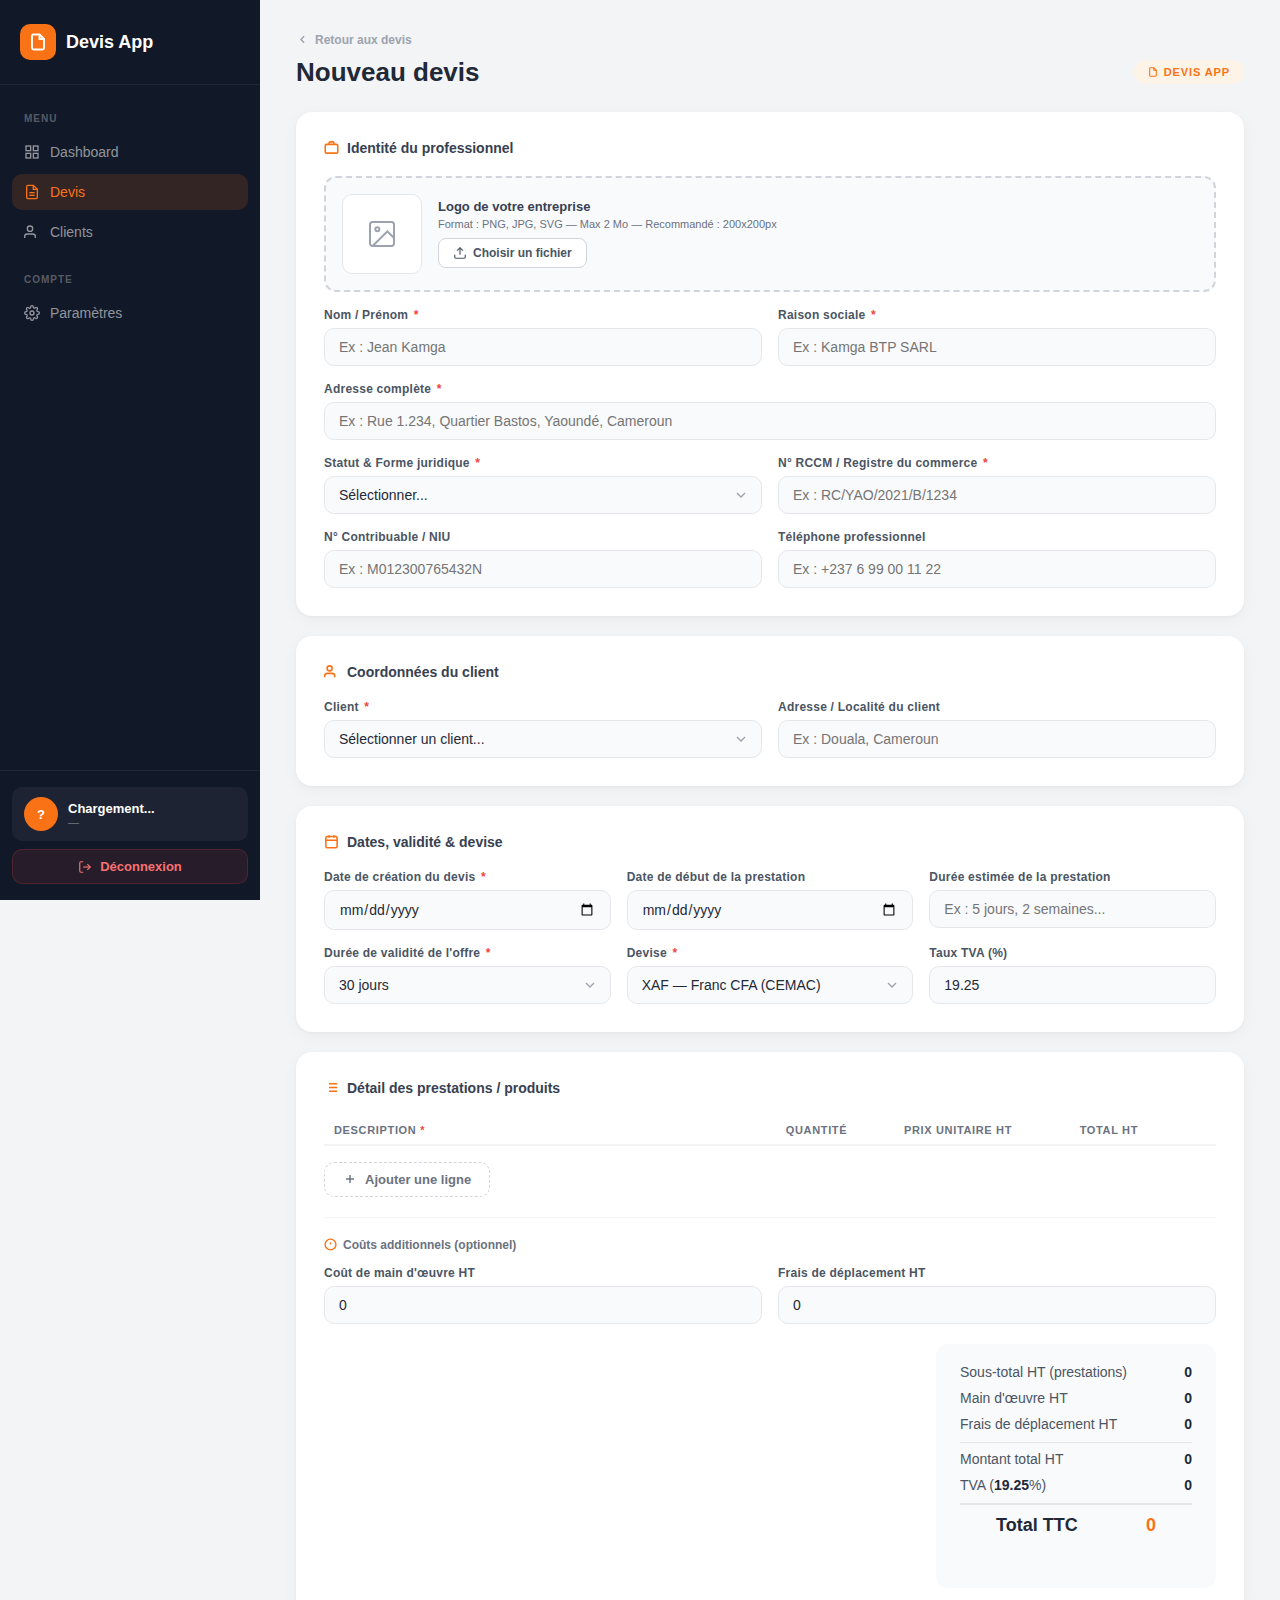
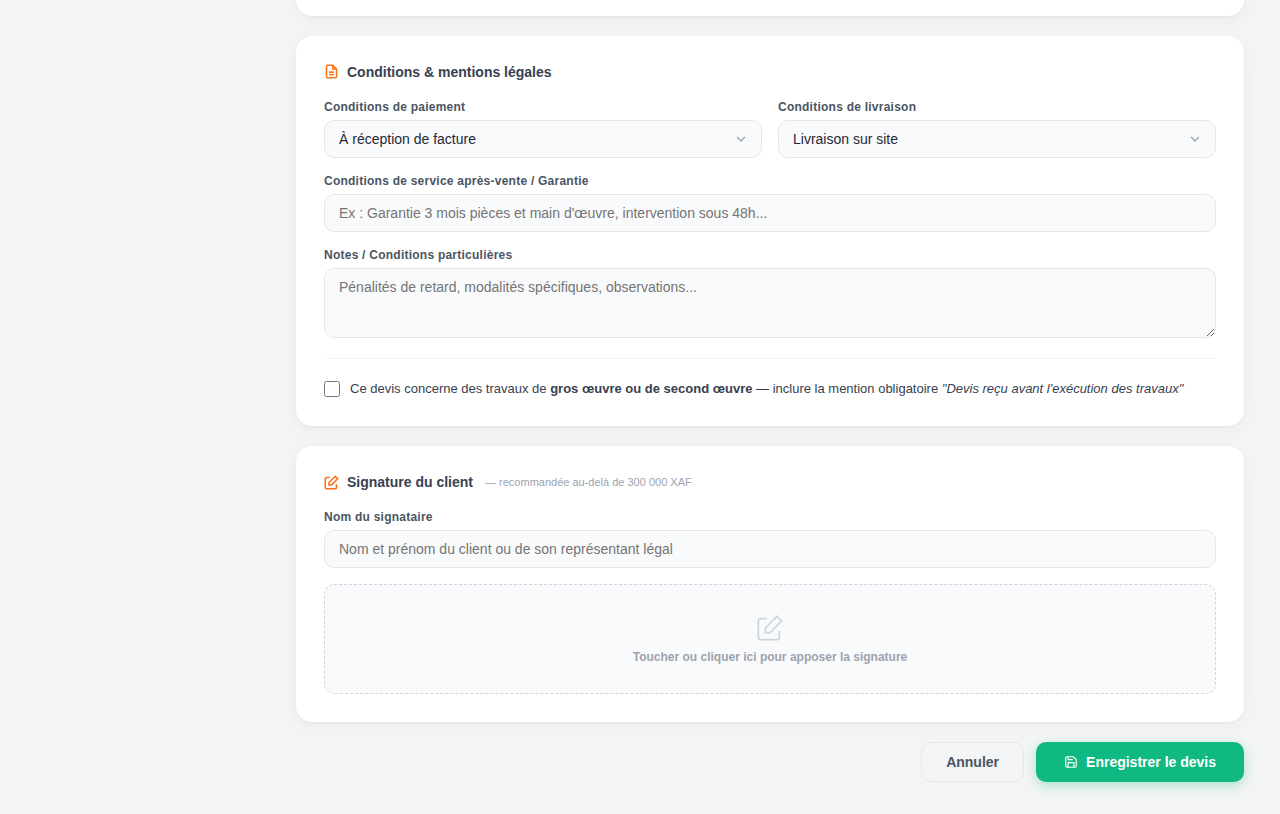
<file: app/create-quote.html>
<!DOCTYPE html>
<html lang="fr">
<head>
<meta charset="UTF-8">
<meta name="viewport" content="width=device-width, initial-scale=1.0, minimum-scale=1.0">
<link rel="manifest" href="/manifest.json">
<meta name="theme-color" content="#F97316">
<meta name="mobile-web-app-capable" content="yes">
<meta name="apple-mobile-web-app-capable" content="yes">
<meta name="apple-mobile-web-app-status-bar-style" content="black-translucent">
<meta name="apple-mobile-web-app-title" content="Devis App">
<link rel="apple-touch-icon" href="/icons/icon-152x152.png">
<link rel="apple-touch-icon" sizes="192x192" href="/icons/icon-192x192.png">
<title>Nouveau devis - Devis App</title>
<link href="https://fonts.googleapis.com/css2?family=Syne:wght@400;600;700;800&family=DM+Sans:wght@300;400;500;600&display=swap" rel="stylesheet">
<style>
*, *::before, *::after { box-sizing: border-box; margin: 0; padding: 0; }
:root {
--orange: #F97316;
--orange-dark: #EA6C0A;
--orange-light: #FEF3E7;
--gray-50: #F9FAFB;
--gray-100: #F3F4F6;
--gray-200: #E5E7EB;
--gray-300: #D1D5DB;
--gray-400: #9CA3AF;
--gray-500: #6B7280;
--gray-600: #4B5563;
--gray-700: #374151;
--gray-800: #1F2937;
--gray-900: #111827;
--green: #10B981;
--green-light: #D1FAE5;
--blue: #3B82F6;
--blue-light: #EFF6FF;
--red: #EF4444;
--red-light: #FFF1F1;
--white: #FFFFFF;
}
body { font-family: 'DM Sans', sans-serif; background: var(--gray-100); min-height: 100vh; display: flex; }

/* ── Sidebar ── */
.sidebar { width: 260px; min-width: 260px; background: var(--gray-900); display: flex; flex-direction: column; height: 100vh; position: sticky; top: 0; }
.sidebar-logo { padding: 24px 20px; border-bottom: 1px solid rgba(255,255,255,0.07); display: flex; align-items: center; gap: 10px; }
.sidebar-logo-icon { width: 36px; height: 36px; background: var(--orange); border-radius: 10px; display: flex; align-items: center; justify-content: center; flex-shrink: 0; }
.sidebar-logo span { font-family: 'Syne', sans-serif; font-size: 18px; font-weight: 800; color: white; }
.sidebar-nav { flex: 1; padding: 16px 12px; display: flex; flex-direction: column; gap: 4px; }
.nav-section-label { font-size: 10px; font-weight: 700; letter-spacing: 0.1em; text-transform: uppercase; color: rgba(255,255,255,0.3); padding: 12px 12px 6px; }
.nav-link { display: flex; align-items: center; gap: 10px; padding: 10px 12px; border-radius: 10px; color: rgba(255,255,255,0.55); text-decoration: none; font-size: 14px; font-weight: 500; transition: all 0.2s; }
.nav-link:hover { background: rgba(255,255,255,0.07); color: rgba(255,255,255,0.9); }
.nav-link.active { background: rgba(249,115,22,0.15); color: var(--orange); }
.sidebar-footer { padding: 16px 12px; border-top: 1px solid rgba(255,255,255,0.07); }
.user-card { display: flex; align-items: center; gap: 10px; padding: 10px 12px; border-radius: 10px; margin-bottom: 8px; background: rgba(255,255,255,0.05); }
.user-avatar { width: 34px; height: 34px; border-radius: 50%; background: var(--orange); display: flex; align-items: center; justify-content: center; font-family: 'Syne', sans-serif; font-size: 13px; font-weight: 700; color: white; flex-shrink: 0; }
.user-name { font-size: 13px; font-weight: 600; color: white; white-space: nowrap; overflow: hidden; text-overflow: ellipsis; }
.user-role { font-size: 11px; color: rgba(255,255,255,0.4); }
.btn-logout { width: 100%; display: flex; align-items: center; justify-content: center; gap: 8px; padding: 9px; border-radius: 10px; background: rgba(239,68,68,0.1); color: #F87171; font-family: 'DM Sans', sans-serif; font-size: 13px; font-weight: 600; border: 1px solid rgba(239,68,68,0.2); cursor: pointer; transition: all 0.2s; }
.btn-logout:hover { background: rgba(239,68,68,0.2); color: #FCA5A5; }

/* ── Mobile bottom nav ── */
.mobile-nav { display: none; position: fixed; bottom: 0; left: 0; right: 0; background: var(--gray-900); padding: 10px 0 calc(10px + env(safe-area-inset-bottom)); z-index: 50; border-top: 1px solid rgba(255,255,255,0.07); }
.mobile-nav-inner { display: flex; justify-content: space-around; }
.mobile-nav-link { display: flex; flex-direction: column; align-items: center; gap: 4px; color: rgba(255,255,255,0.45); text-decoration: none; font-size: 10px; font-weight: 600; padding: 4px 12px; border-radius: 10px; transition: all 0.2s; }
.mobile-nav-link.active { color: var(--orange); }

/* ── Main ── */
.main { flex: 1; overflow-y: auto; padding: 32px 36px; }
.back-link { display: inline-flex; align-items: center; gap: 6px; font-size: 12px; font-weight: 600; color: var(--gray-400); text-decoration: none; transition: color 0.2s; margin-bottom: 10px; }
.back-link:hover { color: var(--orange); }
.page-header { display: flex; align-items: center; justify-content: space-between; margin-bottom: 24px; flex-wrap: wrap; gap: 10px; }
.page-title { font-family: 'Syne', sans-serif; font-size: 26px; font-weight: 800; color: var(--gray-800); }
.header-badge { display: inline-flex; align-items: center; gap: 6px; background: var(--orange-light); color: var(--orange); font-family: 'Syne', sans-serif; font-size: 11px; font-weight: 700; letter-spacing: 0.08em; text-transform: uppercase; padding: 6px 14px; border-radius: 100px; }

/* ── Card ── */
.card { background: var(--white); border-radius: 16px; padding: 28px; box-shadow: 0 1px 3px rgba(0,0,0,0.04), 0 4px 16px rgba(0,0,0,0.04); margin-bottom: 20px; animation: slideUp 0.35s ease both; }
.card:nth-child(2) { animation-delay: 0.04s; }
.card:nth-child(3) { animation-delay: 0.08s; }
.card:nth-child(4) { animation-delay: 0.12s; }
.card:nth-child(5) { animation-delay: 0.16s; }
.card:nth-child(6) { animation-delay: 0.20s; }
.card:nth-child(7) { animation-delay: 0.24s; }
@keyframes slideUp { from { opacity: 0; transform: translateY(12px); } to { opacity: 1; transform: translateY(0); } }
.card-title { font-family: 'Syne', sans-serif; font-size: 14px; font-weight: 700; color: var(--gray-700); margin-bottom: 20px; display: flex; align-items: center; gap: 8px; }
.card-title svg { color: var(--orange); }

/* ── Form fields ── */
.form-grid  { display: grid; grid-template-columns: 1fr 1fr; gap: 16px; }
.form-grid3 { display: grid; grid-template-columns: 1fr 1fr 1fr; gap: 16px; }
.col-2 { grid-column: span 2; }
.col-3 { grid-column: span 3; }
.field-group { display: flex; flex-direction: column; gap: 6px; }
.field-group label { font-size: 12px; font-weight: 600; color: var(--gray-600); letter-spacing: 0.02em; }
.field-group label span { color: var(--red); margin-left: 2px; }
select, input[type="number"], input[type="text"], input[type="date"], input[type="file"], textarea {
width: 100%; border: 1.5px solid var(--gray-200); border-radius: 10px;
padding: 10px 14px; font-family: 'DM Sans', sans-serif; font-size: 14px;
color: var(--gray-800); background: var(--gray-50);
transition: border-color 0.2s, box-shadow 0.2s, background 0.2s;
outline: none; appearance: none;
}
select { background-image: url("data:image/svg+xml,%3Csvg xmlns='http://www.w3.org/2000/svg' width='16' height='16' viewBox='0 0 24 24' fill='none' stroke='%239CA3AF' stroke-width='2'%3E%3Cpolyline points='6 9 12 15 18 9'/%3E%3C/svg%3E"); background-repeat: no-repeat; background-position: right 12px center; padding-right: 36px; }
input:focus, select:focus, textarea:focus { border-color: var(--orange); background: var(--white); box-shadow: 0 0 0 3px rgba(249,115,22,0.1); }

/* ── Logo Upload ── */
.logo-upload-wrap {
  display: flex;
  align-items: center;
  gap: 16px;
  padding: 16px;
  background: var(--gray-50);
  border-radius: 12px;
  border: 2px dashed var(--gray-300);
  transition: all 0.2s;
  margin-bottom: 16px;
}
.logo-upload-wrap:hover {
  border-color: var(--orange);
  background: var(--orange-light);
}
.logo-preview {
  width: 80px;
  height: 80px;
  border-radius: 10px;
  background: var(--white);
  border: 1px solid var(--gray-200);
  display: flex;
  align-items: center;
  justify-content: center;
  overflow: hidden;
  flex-shrink: 0;
}
.logo-preview img {
  max-width: 100%;
  max-height: 100%;
  object-fit: contain;
}
.logo-preview svg {
  color: var(--gray-400);
  width: 32px;
  height: 32px;
}
.logo-upload-info {
  flex: 1;
}
.logo-upload-info h4 {
  font-size: 13px;
  font-weight: 700;
  color: var(--gray-700);
  margin-bottom: 4px;
}
.logo-upload-info p {
  font-size: 11px;
  color: var(--gray-500);
  margin-bottom: 8px;
}
.logo-upload-actions {
  display: flex;
  gap: 8px;
  flex-wrap: wrap;
}
.btn-upload {
  padding: 7px 14px;
  border-radius: 8px;
  border: 1.5px solid var(--gray-300);
  background: var(--white);
  color: var(--gray-600);
  font-family: 'DM Sans', sans-serif;
  font-size: 12px;
  font-weight: 600;
  cursor: pointer;
  transition: all 0.2s;
  display: inline-flex;
  align-items: center;
  gap: 6px;
}
.btn-upload:hover {
  border-color: var(--orange);
  color: var(--orange);
  background: var(--orange-light);
}
.btn-remove-logo {
  padding: 7px 14px;
  border-radius: 8px;
  border: none;
  background: var(--red-light);
  color: var(--red);
  font-family: 'DM Sans', sans-serif;
  font-size: 12px;
  font-weight: 600;
  cursor: pointer;
  transition: all 0.2s;
  display: none;
  align-items: center;
  gap: 6px;
}
.btn-remove-logo:hover {
  background: var(--red);
  color: white;
}
#logoFileInput { display: none; }

/* ── Desktop table ── */
.items-table-wrap { overflow-x: auto; }
table { width: 100%; border-collapse: collapse; }
thead tr { border-bottom: 2px solid var(--gray-100); }
thead th { font-size: 11px; font-weight: 700; color: var(--gray-500); letter-spacing: 0.06em; text-transform: uppercase; padding: 8px 10px; text-align: left; }
thead th.right { text-align: right; }
tbody tr { border-bottom: 1px solid var(--gray-100); transition: background 0.15s; }
tbody tr:hover { background: var(--gray-50); }
tbody td { padding: 8px 10px; vertical-align: middle; }
tbody td.right { text-align: right; }
tbody input { border-radius: 8px; padding: 8px 10px; font-size: 14px; }
tbody input[type="number"] { text-align: right; }
.line-total { font-family: 'Syne', sans-serif; font-size: 14px; font-weight: 700; color: var(--gray-800); text-align: right; min-width: 80px; }
.btn-remove-row { width: 30px; height: 30px; border-radius: 8px; border: none; background: var(--red-light); color: var(--red); cursor: pointer; display: flex; align-items: center; justify-content: center; transition: all 0.2s; margin: 0 auto; }
.btn-remove-row:hover { background: var(--red); color: white; }

/* ── Mobile item cards ── */
.mobile-items { display: none; flex-direction: column; gap: 12px; }
.mobile-item-card { background: var(--gray-50); border-radius: 12px; border: 1.5px solid var(--gray-200); padding: 14px; }
.mobile-item-header { display: flex; align-items: center; justify-content: space-between; margin-bottom: 12px; }
.mobile-item-label { font-size: 12px; font-weight: 700; color: var(--gray-500); letter-spacing: 0.05em; text-transform: uppercase; }
.mobile-item-total { font-family: 'Syne', sans-serif; font-size: 15px; font-weight: 800; color: var(--orange); }
.mobile-item-grid { display: grid; grid-template-columns: 1fr 1fr; gap: 10px; margin-top: 10px; }
.mobile-field-label { font-size: 11px; font-weight: 600; color: var(--gray-500); margin-bottom: 4px; }
.mobile-item-desc { grid-column: span 2; }

/* ── Add row button ── */
.btn-add-row { display: inline-flex; align-items: center; gap: 8px; margin-top: 16px; padding: 9px 18px; border-radius: 10px; border: 1.5px dashed var(--gray-300); background: none; color: var(--gray-500); font-family: 'DM Sans', sans-serif; font-size: 13px; font-weight: 600; cursor: pointer; transition: all 0.2s; }
.btn-add-row:hover { border-color: var(--orange); color: var(--orange); background: var(--orange-light); }
.btn-add-row-mobile { display: none; width: 100%; align-items: center; justify-content: center; gap: 8px; margin-top: 12px; padding: 12px; border-radius: 12px; border: 1.5px dashed var(--gray-300); background: none; color: var(--gray-500); font-family: 'DM Sans', sans-serif; font-size: 14px; font-weight: 600; cursor: pointer; transition: all 0.2s; }
.btn-add-row-mobile:hover { border-color: var(--orange); color: var(--orange); background: var(--orange-light); }

/* ── Totaux ── */
.totals-wrap { margin-top: 20px; display: flex; justify-content: flex-end; }
.totals-box { background: var(--gray-50); border-radius: 12px; padding: 20px 24px; min-width: 280px; display: flex; flex-direction: column; gap: 10px; }
.total-row { display: flex; justify-content: space-between; align-items: center; font-size: 14px; color: var(--gray-600); }
.total-row span:last-child { font-weight: 700; color: var(--gray-800); }
.total-row.sep { padding-top: 8px; border-top: 1px solid var(--gray-200); }
.total-row.main { padding-top: 10px; border-top: 2px solid var(--gray-200); font-family: 'Syne', sans-serif; font-size: 18px; font-weight: 800; color: var(--gray-800); }
.total-row.main span:last-child { color: var(--orange); }

/* ── Info box (mention légale) ── */
.info-box { background: var(--orange-light); border: 1.5px solid rgba(249,115,22,0.25); border-radius: 10px; padding: 13px 16px; font-size: 12px; color: var(--orange-dark); font-weight: 500; line-height: 1.6; display: flex; gap: 10px; align-items: flex-start; margin-top: 14px; }
.info-box svg { flex-shrink: 0; margin-top: 2px; }

/* ── Checkbox row ── */
.check-label { display: flex; align-items: flex-start; gap: 10px; cursor: pointer; font-size: 13px; font-weight: 500; color: var(--gray-700); line-height: 1.5; margin-top: 4px; }
.check-label input[type="checkbox"] { width: 16px; height: 16px; accent-color: var(--orange); flex-shrink: 0; margin-top: 2px; }

/* ── Card inner divider ── */
.inner-sep { height: 1px; background: var(--gray-100); margin: 20px 0; }
.inner-label { font-family: 'Syne', sans-serif; font-size: 12px; font-weight: 700; color: var(--gray-500); margin-bottom: 14px; display: flex; align-items: center; gap: 6px; }
.inner-label svg { color: var(--orange); }

/* ── Signature ── */
.sig-zone { border: 1.5px dashed var(--gray-300); border-radius: 10px; min-height: 110px; display: flex; flex-direction: column; align-items: center; justify-content: center; gap: 8px; background: var(--gray-50); cursor: pointer; transition: all 0.2s; }
.sig-zone:hover { border-color: var(--orange); background: var(--orange-light); }
.sig-zone .sig-hint { font-size: 12px; font-weight: 600; color: var(--gray-400); }
#sigCanvas { display: none; width: 100%; border-radius: 8px; border: 1.5px solid var(--gray-200); touch-action: none; background: var(--white); }
.sig-btns { display: none; gap: 8px; margin-top: 10px; }
.sig-btn { padding: 7px 16px; border-radius: 8px; font-family: 'DM Sans', sans-serif; font-size: 12px; font-weight: 600; cursor: pointer; border: none; transition: all 0.2s; }
.sig-btn.ok  { background: var(--green); color: white; }
.sig-btn.clr { background: var(--gray-200); color: var(--gray-600); }
.sig-btn.clr:hover { background: var(--gray-300); }
#sigDone { display: none; font-size: 13px; font-weight: 600; color: var(--green); margin-top: 10px; }

/* ── Desktop actions ── */
.actions-bar { display: flex; justify-content: flex-end; gap: 12px; margin-top: 8px; }
.btn-cancel { padding: 11px 24px; border-radius: 10px; border: 1.5px solid var(--gray-200); background: var(--gray-100); color: var(--gray-600); font-family: 'DM Sans', sans-serif; font-size: 14px; font-weight: 600; cursor: pointer; text-decoration: none; display: inline-flex; align-items: center; transition: all 0.2s; }
.btn-cancel:hover { background: var(--gray-200); }
.btn-save { padding: 11px 28px; border-radius: 10px; border: none; background: var(--green); color: white; font-family: 'DM Sans', sans-serif; font-size: 14px; font-weight: 700; cursor: pointer; display: inline-flex; align-items: center; gap: 8px; box-shadow: 0 4px 12px rgba(16,185,129,0.3); transition: all 0.2s; }
.btn-save:hover { filter: brightness(1.05); transform: translateY(-1px); }
.btn-save:disabled { opacity: 0.6; cursor: not-allowed; transform: none; }

/* ── Mobile sticky save bar ── */
.mobile-save-bar { display: none; position: fixed; bottom: calc(65px + env(safe-area-inset-bottom)); left: 0; right: 0; background: var(--white); padding: 12px 16px; border-top: 2px solid var(--gray-200); z-index: 55; gap: 10px; box-shadow: 0 -4px 20px rgba(0,0,0,0.08); }
.mobile-save-bar .btn-save-m { flex: 1; padding: 14px; border-radius: 12px; border: none; background: var(--green); color: white; font-family: 'DM Sans', sans-serif; font-size: 15px; font-weight: 700; cursor: pointer; display: flex; align-items: center; justify-content: center; gap: 8px; box-shadow: 0 4px 14px rgba(16,185,129,0.4); transition: all 0.2s; }
.mobile-save-bar .btn-save-m:active { transform: scale(0.98); }
.mobile-save-bar .btn-save-m:disabled { opacity: 0.6; cursor: not-allowed; }
.mobile-save-bar .btn-cancel-m { padding: 14px 18px; border-radius: 12px; border: 1.5px solid var(--gray-200); background: var(--gray-100); color: var(--gray-600); font-family: 'DM Sans', sans-serif; font-size: 14px; font-weight: 600; cursor: pointer; text-decoration: none; display: flex; align-items: center; justify-content: center; transition: all 0.2s; }

/* ── Toast ── */
.toast { position: fixed; bottom: 80px; right: 20px; padding: 14px 20px; border-radius: 12px; font-size: 14px; font-weight: 600; display: flex; align-items: center; gap: 10px; box-shadow: 0 8px 32px rgba(0,0,0,0.12); animation: toastIn 0.3s ease; z-index: 999; max-width: calc(100vw - 40px); }
.toast.success { background: var(--green); color: white; }
.toast.error   { background: var(--red);   color: white; }
@keyframes toastIn { from { opacity: 0; transform: translateY(12px); } to { opacity: 1; transform: translateY(0); } }
@keyframes spin { to { transform: rotate(360deg); } }
.spinner { width: 16px; height: 16px; border: 2px solid rgba(255,255,255,0.4); border-top-color: white; border-radius: 50%; animation: spin 0.7s linear infinite; }

/* ── RESPONSIVE ── */
@media (max-width: 900px) {
.sidebar { display: none; }
.mobile-nav { display: block; }
.main { padding: 16px 12px 200px; }
.page-title { font-size: 22px; }
.card { padding: 18px 14px; }
.form-grid  { grid-template-columns: 1fr; }
.form-grid3 { grid-template-columns: 1fr; }
.col-2, .col-3 { grid-column: span 1; }
.items-table-wrap { display: none; }
.btn-add-row { display: none; }
.mobile-items { display: flex; }
.btn-add-row-mobile { display: flex; }
.totals-wrap { justify-content: stretch; }
.totals-box { width: 100%; min-width: unset; }
.actions-bar { display: none; }
.mobile-save-bar { display: flex; }
.back-link { margin-bottom: 6px; }
.toast { bottom: 170px; }
.logo-upload-wrap { flex-direction: column; text-align: center; }
.logo-upload-actions { justify-content: center; }
}
@media (min-width: 901px) {
.mobile-save-bar { display: none; }
.toast { bottom: 28px; right: 28px; }
}

 /* ── QUOTA WALL (mur de blocage) ── */
  .quota-wall {
    display: none;
    position: fixed;
    inset: 0;
    z-index: 500;
    background: rgba(0,0,0,0.65);
    align-items: center;
    justify-content: center;
    padding: 20px;
    backdrop-filter: blur(6px);
    -webkit-backdrop-filter: blur(6px);
  }
  .quota-wall.show { display: flex; }

  .qw-card {
    background: white;
    border-radius: 24px;
    width: 100%;
    max-width: 460px;
    box-shadow: 0 24px 60px rgba(0,0,0,0.3);
    overflow: hidden;
    animation: qwIn .3s cubic-bezier(.34,1.56,.64,1) both;
  }
  @keyframes qwIn {
    from { opacity:0; transform:scale(.88) translateY(24px); }
    to   { opacity:1; transform:scale(1) translateY(0); }
  }

  .qw-top {
    background: linear-gradient(135deg, #0f172a, #1e293b);
    padding: 32px 28px 24px;
    text-align: center;
    position: relative;
    overflow: hidden;
  }
  .qw-top::before {
    content: '';
    position: absolute;
    top: -40px; right: -40px;
    width: 150px; height: 150px;
    background: #F97316;
    border-radius: 50%;
    opacity: 0.07;
  }
  .qw-icon {
    width: 64px; height: 64px;
    background: rgba(239,68,68,.15);
    border-radius: 50%;
    display: flex; align-items: center; justify-content: center;
    margin: 0 auto 16px;
  }
  .qw-title {
    font-family: 'Syne', sans-serif;
    font-size: 22px; font-weight: 800;
    color: white; margin-bottom: 6px;
  }
  .qw-sub {
    font-size: 13px;
    color: rgba(255,255,255,.5);
    line-height: 1.5;
  }

  .qw-plans {
    padding: 20px 24px;
    display: flex;
    flex-direction: column;
    gap: 10px;
  }

  .qw-plan {
    border: 2px solid #E5E7EB;
    border-radius: 14px;
    padding: 14px 18px;
    cursor: pointer;
    transition: all .18s;
    display: flex;
    align-items: center;
    justify-content: space-between;
    gap: 12px;
  }
  .qw-plan:hover { border-color: #F97316; background: #FEF3E7; }
  .qw-plan.best { border-color: #F97316; background: #FEF3E7; }

  .qw-plan-left { flex: 1; }
  .qw-plan-name {
    font-family: 'Syne', sans-serif;
    font-size: 15px; font-weight: 800;
    color: #1F2937;
    display: flex; align-items: center; gap: 8px;
  }
  .qw-plan-tag {
    font-size: 9px; font-weight: 800;
    letter-spacing: .06em; text-transform: uppercase;
    background: #F97316; color: white;
    padding: 2px 7px; border-radius: 100px;
  }
  .qw-plan-desc { font-size: 12px; color: #6B7280; margin-top: 3px; }
  .qw-plan-price {
    font-family: 'Syne', sans-serif;
    font-size: 16px; font-weight: 800;
    color: #F97316;
    white-space: nowrap;
  }
  .qw-plan-period { font-size: 10px; color: #9CA3AF; text-align: right; }

  .qw-cta {
    padding: 0 24px 24px;
    display: flex;
    flex-direction: column;
    gap: 8px;
  }
  .qw-btn-pay {
    width: 100%; padding: 14px;
    background: #F97316; color: white;
    border: none; border-radius: 12px;
    font-family: 'DM Sans', sans-serif;
    font-size: 15px; font-weight: 700;
    cursor: pointer;
    box-shadow: 0 4px 16px rgba(249,115,22,.4);
    transition: all .2s;
    display: flex; align-items: center; justify-content: center; gap: 8px;
  }
  .qw-btn-pay:hover { background: #EA6C0A; transform: translateY(-1px); }
  .qw-btn-pay:disabled { opacity: .6; cursor: default; transform: none; }

  .qw-btn-back {
    width: 100%; padding: 11px;
    background: transparent; color: #6B7280;
    border: 1.5px solid #E5E7EB; border-radius: 12px;
    font-family: 'DM Sans', sans-serif;
    font-size: 13px; font-weight: 600;
    cursor: pointer; transition: all .2s;
  }
  .qw-btn-back:hover { border-color: #D1D5DB; color: #374151; }

  .qw-note {
    text-align: center;
    font-size: 11px; color: #9CA3AF;
    margin-top: 8px;
  }
</style>
</head>
<body>

<!-- ══ QUOTA WALL — mur de blocage quota ══════════════════════════ -->
<div class="quota-wall" id="quotaWall">
  <div class="qw-card">
    <div class="qw-top">
      <div class="qw-icon">
        <svg width="28" height="28" viewBox="0 0 24 24" fill="none" stroke="#EF4444" stroke-width="2">
          <rect x="3" y="11" width="18" height="11" rx="2"/>
          <path d="M7 11V7a5 5 0 0110 0v4"/>
        </svg>
      </div>
      <div class="qw-title">Limite de devis atteinte</div>
      <div class="qw-sub">Vous avez utilisé vos <strong style="color:white;">5 devis gratuits</strong>.<br>Choisissez un plan pour continuer à créer.</div>
    </div>
    <div class="qw-plans">
      <!-- Plan mensuel -->
      <div class="qw-plan" id="qwPlanMonthly" onclick="selectQwPlan('monthly')">
        <div class="qw-plan-left">
          <div class="qw-plan-name">Mensuel</div>
          <div class="qw-plan-desc">50 devis par mois · renouvelable</div>
        </div>
        <div>
          <div class="qw-plan-price">2 000 XAF</div>
          <div class="qw-plan-period">/mois</div>
        </div>
      </div>
      <!-- Plan annuel -->
      <div class="qw-plan best" id="qwPlanAnnual" onclick="selectQwPlan('annual')">
        <div class="qw-plan-left">
          <div class="qw-plan-name">
            Annuel
            <span class="qw-plan-tag">−20%</span>
          </div>
          <div class="qw-plan-desc">50 devis/mois · 1 an · économisez 4 800 XAF</div>
        </div>
        <div>
          <div class="qw-plan-price">19 200 XAF</div>
          <div class="qw-plan-period">/an</div>
        </div>
      </div>
    </div>
    <div class="qw-cta">
      <button class="qw-btn-pay" id="qwBtnPay" onclick="qwPay()">
        <svg width="16" height="16" viewBox="0 0 24 24" fill="none" stroke="currentColor" stroke-width="2.5"><polygon points="13 2 3 14 12 14 11 22 21 10 12 10 13 2"/></svg>
        Passer au plan Annuel
      </button>
      <button class="qw-btn-back" onclick="window.location.href='dashboard.html'">
        ← Retour au tableau de bord
      </button>
      <div class="qw-note">Paiement sécurisé via Flutterwave</div>
    </div>
  </div>
</div>

<!-- ══ Sidebar desktop ═════════════════════════════════════════════ -->
<aside class="sidebar">
<div class="sidebar-logo">
<div class="sidebar-logo-icon">
<svg width="18" height="18" viewBox="0 0 24 24" fill="none" stroke="white" stroke-width="2.5"><path d="M14 2H6a2 2 0 00-2 2v16a2 2 0 002 2h12a2 2 0 002-2V8z"/><polyline points="14 2 14 8 20 8"/></svg>
</div>
<span>Devis App</span>
</div>
<nav class="sidebar-nav">
<span class="nav-section-label">Menu</span>
<a href="dashboard.html" class="nav-link">
<svg width="16" height="16" viewBox="0 0 24 24" fill="none" stroke="currentColor" stroke-width="2"><rect x="3" y="3" width="7" height="7"/><rect x="14" y="3" width="7" height="7"/><rect x="14" y="14" width="7" height="7"/><rect x="3" y="14" width="7" height="7"/></svg>
Dashboard
</a>
<a href="quotes.html" class="nav-link active">
<svg width="16" height="16" viewBox="0 0 24 24" fill="none" stroke="currentColor" stroke-width="2"><path d="M14 2H6a2 2 0 00-2 2v16a2 2 0 002 2h12a2 2 0 002-2V8z"/><polyline points="14 2 14 8 20 8"/><line x1="16" y1="13" x2="8" y2="13"/><line x1="16" y1="17" x2="8" y2="17"/></svg>
Devis
</a>
<a href="liste-clients.html" class="nav-link">
<svg width="16" height="16" viewBox="0 0 24 24" fill="none" stroke="currentColor" stroke-width="2"><path d="M17 21v-2a4 4 0 00-4-4H5a4 4 0 00-4 4v2"/><circle cx="9" cy="7" r="4"/></svg>
Clients
</a>
<span class="nav-section-label" style="margin-top:8px;">Compte</span>
<a href="settings.html" class="nav-link">
<svg width="16" height="16" viewBox="0 0 24 24" fill="none" stroke="currentColor" stroke-width="2"><circle cx="12" cy="12" r="3"/><path d="M19.4 15a1.65 1.65 0 00.33 1.82l.06.06a2 2 0 010 2.83 2 2 0 01-2.83 0l-.06-.06a1.65 1.65 0 00-1.82-.33 1.65 1.65 0 00-1 1.51V21a2 2 0 01-4 0v-.09A1.65 1.65 0 009 19.4a1.65 1.65 0 00-1.82.33l-.06.06a2 2 0 01-2.83-2.83l.06.06A1.65 1.65 0 004.68 15a1.65 1.65 0 00-1.51-1H3a2 2 0 010-4h.09A1.65 1.65 0 004.6 9a1.65 1.65 0 00-.33-1.82l-.06-.06a2 2 0 012.83-2.83l.06.06A1.65 1.65 0 009 4.68a1.65 1.65 0 001-1.51V3a2 2 0 014 0v.09a1.65 1.65 0 001 1.51 1.65 1.65 0 001.82-.33l.06-.06a2 2 0 012.83 2.83l-.06.06A1.65 1.65 0 0019.4 9a1.65 1.65 0 001.51 1H21a2 2 0 010 4h-.09a1.65 1.65 0 00-1.51 1z"/></svg>
Paramètres
</a>
</nav>
<div class="sidebar-footer">
<div class="user-card">
<div class="user-avatar" id="userAvatar">?</div>
<div>
<div class="user-name" id="sidebarName">Chargement...</div>
<div class="user-role" id="sidebarCompany">—</div>
</div>
</div>
<button class="btn-logout" id="logoutBtn">
<svg width="14" height="14" viewBox="0 0 24 24" fill="none" stroke="currentColor" stroke-width="2"><path d="M9 21H5a2 2 0 01-2-2V5a2 2 0 012-2h4"/><polyline points="16 17 21 12 16 7"/><line x1="21" y1="12" x2="9" y2="12"/></svg>
Déconnexion
</button>
</div>
</aside>

<!-- ══ Main ════════════════════════════════════════════════════════ -->
<main class="main">
<a href="quotes.html" class="back-link">
<svg width="13" height="13" viewBox="0 0 24 24" fill="none" stroke="currentColor" stroke-width="2.5"><polyline points="15 18 9 12 15 6"/></svg>
Retour aux devis
</a>
<div class="page-header">
<h1 class="page-title">Nouveau devis</h1>
<div class="header-badge">
<svg width="10" height="10" viewBox="0 0 24 24" fill="none" stroke="currentColor" stroke-width="2.5"><path d="M14 2H6a2 2 0 00-2 2v16a2 2 0 002 2h12a2 2 0 002-2V8z"/><polyline points="14 2 14 8 20 8"/></svg>
Devis App
</div>
</div>

<!-- ══════════════════════════════════════════════════════════════ -->
<!-- SECTION 1 — Identité du professionnel                        -->
<!-- ══════════════════════════════════════════════════════════════ -->
<div class="card">
<div class="card-title">
<svg width="15" height="15" viewBox="0 0 24 24" fill="none" stroke="currentColor" stroke-width="2.5"><rect x="2" y="7" width="20" height="14" rx="2"/><path d="M16 7V5a2 2 0 00-2-2h-4a2 2 0 00-2 2v2"/></svg>
Identité du professionnel
</div>

<!-- LOGO UPLOAD -->
<div class="logo-upload-wrap" id="logoUploadWrap">
<div class="logo-preview" id="logoPreview">
<svg width="32" height="32" viewBox="0 0 24 24" fill="none" stroke="currentColor" stroke-width="1.5"><rect x="3" y="3" width="18" height="18" rx="2"/><circle cx="8.5" cy="8.5" r="1.5"/><polyline points="21 15 16 10 5 21"/></svg>
</div>
<div class="logo-upload-info">
<h4>Logo de votre entreprise</h4>
<p>Format : PNG, JPG, SVG — Max 2 Mo — Recommandé : 200x200px</p>
<div class="logo-upload-actions">
<label class="btn-upload" for="logoFileInput">
<svg width="14" height="14" viewBox="0 0 24 24" fill="none" stroke="currentColor" stroke-width="2"><path d="M21 15v4a2 2 0 01-2 2H5a2 2 0 01-2-2v-4"/><polyline points="17 8 12 3 7 8"/><line x1="12" y1="3" x2="12" y2="15"/></svg>
Choisir un fichier
</label>
<input type="file" id="logoFileInput" accept="image/png,image/jpeg,image/svg+xml">
<button class="btn-remove-logo" id="btnRemoveLogo">
<svg width="14" height="14" viewBox="0 0 24 24" fill="none" stroke="currentColor" stroke-width="2"><polyline points="3 6 5 6 21 6"/><path d="M19 6l-1 14a2 2 0 01-2 2H8a2 2 0 01-2-2L5 6"/><path d="M10 11v6"/><path d="M14 11v6"/></svg>
Supprimer
</button>
</div>
</div>
</div>

<div class="form-grid">
<div class="field-group">
<label>Nom / Prénom <span>*</span></label>
<input type="text" id="proName" placeholder="Ex : Jean Kamga">
</div>
<div class="field-group">
<label>Raison sociale <span>*</span></label>
<input type="text" id="proCompany" placeholder="Ex : Kamga BTP SARL">
</div>
<div class="field-group col-2">
<label>Adresse complète <span>*</span></label>
<input type="text" id="proAddress" placeholder="Ex : Rue 1.234, Quartier Bastos, Yaoundé, Cameroun">
</div>
<div class="field-group">
<label>Statut &amp; Forme juridique <span>*</span></label>
<select id="proLegalForm">
<option value="">Sélectionner...</option>
<option>Entreprise Individuelle (EI)</option>
<option>SARL</option>
<option>SA</option>
<option>SAS</option>
<option>SNC</option>
<option>GIE</option>
<option>Auto-entrepreneur</option>
<option>Coopérative</option>
<option>Autre</option>
</select>
</div>
<div class="field-group">
<label>N° RCCM / Registre du commerce <span>*</span></label>
<input type="text" id="proRccm" placeholder="Ex : RC/YAO/2021/B/1234">
</div>
<div class="field-group">
<label>N° Contribuable / NIU</label>
<input type="text" id="proNiu" placeholder="Ex : M012300765432N">
</div>
<div class="field-group">
<label>Téléphone professionnel</label>
<input type="text" id="proPhone" placeholder="Ex : +237 6 99 00 11 22">
</div>
</div>
</div>

<!-- ══════════════════════════════════════════════════════════════ -->
<!-- SECTION 2 — Coordonnées du client                            -->
<!-- ══════════════════════════════════════════════════════════════ -->
<div class="card">
<div class="card-title">
<svg width="15" height="15" viewBox="0 0 24 24" fill="none" stroke="currentColor" stroke-width="2.5"><path d="M17 21v-2a4 4 0 00-4-4H5a4 4 0 00-4 4v2"/><circle cx="9" cy="7" r="4"/></svg>
Coordonnées du client
</div>
<div class="form-grid">
<div class="field-group">
<label>Client <span>*</span></label>
<select id="clientSelect">
<option value="">Sélectionner un client...</option>
</select>
</div>
<div class="field-group">
<label>Adresse / Localité du client</label>
<input type="text" id="clientAddress" placeholder="Ex : Douala, Cameroun">
</div>
</div>
</div>

<!-- ══════════════════════════════════════════════════════════════ -->
<!-- SECTION 3 — Dates, validité & devise                         -->
<!-- ══════════════════════════════════════════════════════════════ -->
<div class="card">
<div class="card-title">
<svg width="15" height="15" viewBox="0 0 24 24" fill="none" stroke="currentColor" stroke-width="2.5"><rect x="3" y="4" width="18" height="18" rx="2"/><line x1="16" y1="2" x2="16" y2="6"/><line x1="8" y1="2" x2="8" y2="6"/><line x1="3" y1="10" x2="21" y2="10"/></svg>
Dates, validité &amp; devise
</div>
<div class="form-grid3">
<div class="field-group">
<label>Date de création du devis <span>*</span></label>
<input type="date" id="quoteDate">
</div>
<div class="field-group">
<label>Date de début de la prestation</label>
<input type="date" id="startDate">
</div>
<div class="field-group">
<label>Durée estimée de la prestation</label>
<input type="text" id="duration" placeholder="Ex : 5 jours, 2 semaines...">
</div>
<div class="field-group">
<label>Durée de validité de l'offre <span>*</span></label>
<select id="validityDays">
<option value="15">15 jours</option>
<option value="30" selected>30 jours</option>
<option value="45">45 jours</option>
<option value="60">60 jours</option>
<option value="90">90 jours</option>
</select>
</div>
<div class="field-group">
<label>Devise <span>*</span></label>
<select id="currency">
<option value="XAF">XAF — Franc CFA (CEMAC)</option>
<option value="XOF">XOF — Franc CFA (UEMOA)</option>
<option value="GHS">GHS — Cedi ghanéen</option>
<option value="NGN">NGN — Naira nigérian</option>
<option value="EUR">EUR — Euro</option>
<option value="USD">USD — Dollar américain</option>
</select>
</div>
<div class="field-group">
<label>Taux TVA (%)</label>
<input type="number" id="taxRate" value="19.25" min="0" max="100" step="0.01">
</div>
</div>
</div>

<!-- ══════════════════════════════════════════════════════════════ -->
<!-- SECTION 4 — Détail des prestations                           -->
<!-- ══════════════════════════════════════════════════════════════ -->
<div class="card">
<div class="card-title">
<svg width="15" height="15" viewBox="0 0 24 24" fill="none" stroke="currentColor" stroke-width="2.5"><line x1="8" y1="6" x2="21" y2="6"/><line x1="8" y1="12" x2="21" y2="12"/><line x1="8" y1="18" x2="21" y2="18"/><line x1="3" y1="6" x2="3.01" y2="6"/><line x1="3" y1="12" x2="3.01" y2="12"/><line x1="3" y1="18" x2="3.01" y2="18"/></svg>
Détail des prestations / produits
</div>
<!-- Desktop table -->
<div class="items-table-wrap">
<table>
<thead>
<tr>
<th style="width:44%">Description <span style="color:var(--red)">*</span></th>
<th style="width:11%" class="right">Quantité</th>
<th style="width:17%" class="right">Prix unitaire HT</th>
<th style="width:13%" class="right">Total HT</th>
<th style="width:7%"></th>
</tr>
</thead>
<tbody id="itemsTable"></tbody>
</table>
</div>
<button class="btn-add-row" id="addRowBtn">
<svg width="14" height="14" viewBox="0 0 24 24" fill="none" stroke="currentColor" stroke-width="2.5"><line x1="12" y1="5" x2="12" y2="19"/><line x1="5" y1="12" x2="19" y2="12"/></svg>
Ajouter une ligne
</button>
<!-- Mobile cards -->
<div class="mobile-items" id="mobileItems"></div>
<button class="btn-add-row-mobile" id="addRowBtnMobile">
<svg width="16" height="16" viewBox="0 0 24 24" fill="none" stroke="currentColor" stroke-width="2.5"><line x1="12" y1="5" x2="12" y2="19"/><line x1="5" y1="12" x2="19" y2="12"/></svg>
Ajouter une ligne
</button>
<!-- Coûts additionnels -->
<div class="inner-sep"></div>
<div class="inner-label">
<svg width="13" height="13" viewBox="0 0 24 24" fill="none" stroke="currentColor" stroke-width="2.5"><circle cx="12" cy="12" r="10"/><line x1="12" y1="8" x2="12" y2="12"/><line x1="12" y1="16" x2="12.01" y2="16"/></svg>
Coûts additionnels (optionnel)
</div>
<div class="form-grid">
<div class="field-group">
<label>Coût de main d'œuvre HT</label>
<input type="number" id="laborCost" value="0" min="0" step="0.01" placeholder="0">
</div>
<div class="field-group">
<label>Frais de déplacement HT</label>
<input type="number" id="travelCost" value="0" min="0" step="0.01" placeholder="0">
</div>
</div>
<!-- Totaux -->
<div class="totals-wrap">
<div class="totals-box">
<div class="total-row">
<span>Sous-total HT (prestations)</span>
<span id="subtotal">0</span>
</div>
<div class="total-row">
<span>Main d'œuvre HT</span>
<span id="laborDisplay">0</span>
</div>
<div class="total-row">
<span>Frais de déplacement HT</span>
<span id="travelDisplay">0</span>
</div>
<div class="total-row sep">
<span>Montant total HT</span>
<span id="totalHT">0</span>
</div>
<div class="total-row">
<span>TVA (<span id="taxRateDisplay">19.25</span>%)</span>
<span id="taxAmount">0</span>
</div>
<div class="total-row main">
<span>Total TTC</span>
<span id="totalAmount">0</span>
</div>
</div>
</div>
</div>

<!-- ══════════════════════════════════════════════════════════════ -->
<!-- SECTION 5 — Conditions & mentions légales                    -->
<!-- ══════════════════════════════════════════════════════════════ -->
<div class="card">
<div class="card-title">
<svg width="15" height="15" viewBox="0 0 24 24" fill="none" stroke="currentColor" stroke-width="2.5"><path d="M14 2H6a2 2 0 00-2 2v16a2 2 0 002 2h12a2 2 0 002-2V8z"/><polyline points="14 2 14 8 20 8"/><line x1="16" y1="13" x2="8" y2="13"/><line x1="16" y1="17" x2="8" y2="17"/></svg>
Conditions &amp; mentions légales
</div>
<div class="form-grid">
<div class="field-group">
<label>Conditions de paiement</label>
<select id="paymentTerms">
<option value="À réception de facture">À réception de facture</option>
<option value="30% à la commande, solde à la livraison">30% commande — solde à livraison</option>
<option value="50% à la commande, 50% à la livraison">50% commande — 50% livraison</option>
<option value="Paiement comptant">Paiement comptant</option>
<option value="Paiement à 30 jours">Paiement à 30 jours</option>
<option value="Mobile Money">Mobile Money</option>
<option value="Virement bancaire">Virement bancaire</option>
<option value="Autre">Autre (préciser dans les notes)</option>
</select>
</div>
<div class="field-group">
<label>Conditions de livraison</label>
<select id="deliveryTerms">
<option value="Livraison sur site">Livraison sur site</option>
<option value="Retrait en boutique / agence">Retrait en boutique / agence</option>
<option value="Livraison à domicile">Livraison à domicile</option>
<option value="Prestation sur place">Prestation sur place</option>
<option value="À définir">À définir</option>
</select>
</div>
<div class="field-group col-2">
<label>Conditions de service après-vente / Garantie</label>
<input type="text" id="savTerms" placeholder="Ex : Garantie 3 mois pièces et main d'œuvre, intervention sous 48h...">
</div>
<div class="field-group col-2">
<label>Notes / Conditions particulières</label>
<textarea id="notes" rows="3" placeholder="Pénalités de retard, modalités spécifiques, observations..." style="resize:vertical;"></textarea>
</div>
</div>
<div class="inner-sep"></div>
<!-- Mention gros œuvre -->
<label class="check-label">
<input type="checkbox" id="checkGrosOeuvre">
<span>Ce devis concerne des travaux de <strong>gros œuvre ou de second œuvre</strong> — inclure la mention obligatoire <em>"Devis reçu avant l'exécution des travaux"</em></span>
</label>
<div id="grossOeuvreMention" style="display:none;">
<div class="info-box">
<svg width="15" height="15" viewBox="0 0 24 24" fill="none" stroke="currentColor" stroke-width="2.5"><circle cx="12" cy="12" r="10"/><line x1="12" y1="8" x2="12" y2="12"/><line x1="12" y1="16" x2="12.01" y2="16"/></svg>
<span><strong>Mention légale :</strong> « Devis reçu avant l'exécution des travaux. Bon pour accord, lu et approuvé. » — Cette mention sera automatiquement imprimée sur le document final.</span>
</div>
</div>
</div>

<!-- ══════════════════════════════════════════════════════════════ -->
<!-- SECTION 6 — Signature du client                              -->
<!-- ══════════════════════════════════════════════════════════════ -->
<div class="card">
<div class="card-title">
<svg width="15" height="15" viewBox="0 0 24 24" fill="none" stroke="currentColor" stroke-width="2.5"><path d="M20 14.66V20a2 2 0 01-2 2H4a2 2 0 01-2-2V6a2 2 0 012-2h5.34"/><polygon points="18 2 22 6 12 16 8 16 8 12 18 2"/></svg>
Signature du client
<span style="font-size:11px;font-weight:500;color:var(--gray-400);margin-left:4px;">— recommandée au-delà de 300 000 XAF</span>
</div>
<div class="field-group" style="margin-bottom:16px;">
<label>Nom du signataire</label>
<input type="text" id="signerName" placeholder="Nom et prénom du client ou de son représentant légal">
</div>
<div class="sig-zone" id="sigZone">
<svg width="28" height="28" viewBox="0 0 24 24" fill="none" stroke="var(--gray-300)" stroke-width="1.5"><path d="M20 14.66V20a2 2 0 01-2 2H4a2 2 0 01-2-2V6a2 2 0 012-2h5.34"/><polygon points="18 2 22 6 12 16 8 16 8 12 18 2"/></svg>
<span class="sig-hint">Toucher ou cliquer ici pour apposer la signature</span>
</div>
<canvas id="sigCanvas" width="600" height="130"></canvas>
<div class="sig-btns" id="sigBtns">
<button class="sig-btn ok"  id="sigConfirm">✓ Confirmer la signature</button>
<button class="sig-btn clr" id="sigClear">↺ Effacer</button>
</div>
<p id="sigDone">✓ Signature enregistrée avec succès</p>
</div>

<!-- ── Desktop actions ── -->
<div class="actions-bar">
<a href="quotes.html" class="btn-cancel">Annuler</a>
<button class="btn-save" id="saveBtn">
<svg width="14" height="14" viewBox="0 0 24 24" fill="none" stroke="currentColor" stroke-width="2"><path d="M19 21H5a2 2 0 01-2-2V5a2 2 0 012-2h11l5 5v11a2 2 0 01-2 2z"/><polyline points="17 21 17 13 7 13 7 21"/><polyline points="7 3 7 8 15 8"/></svg>
Enregistrer le devis
</button>
</div>
</main>

<!-- ══ Mobile save bar ══ -->
<div class="mobile-save-bar" id="mobileSaveBar">
<a href="quotes.html" class="btn-cancel-m">Annuler</a>
<button class="btn-save-m" id="saveBtnMobile">
<svg width="15" height="15" viewBox="0 0 24 24" fill="none" stroke="currentColor" stroke-width="2"><path d="M19 21H5a2 2 0 01-2-2V5a2 2 0 012-2h11l5 5v11a2 2 0 01-2 2z"/><polyline points="17 21 17 13 7 13 7 21"/><polyline points="7 3 7 8 15 8"/></svg>
Enregistrer le devis
</button>
</div>

<!-- ══ Mobile bottom nav ══ -->
<nav class="mobile-nav">
<div class="mobile-nav-inner">
<a href="dashboard.html" class="mobile-nav-link">
<svg width="20" height="20" viewBox="0 0 24 24" fill="none" stroke="currentColor" stroke-width="2"><rect x="3" y="3" width="7" height="7"/><rect x="14" y="3" width="7" height="7"/><rect x="14" y="14" width="7" height="7"/><rect x="3" y="14" width="7" height="7"/></svg>
Dashboard
</a>
<a href="quotes.html" class="mobile-nav-link active">
<svg width="20" height="20" viewBox="0 0 24 24" fill="none" stroke="currentColor" stroke-width="2"><path d="M14 2H6a2 2 0 00-2 2v16a2 2 0 002 2h12a2 2 0 002-2V8z"/><polyline points="14 2 14 8 20 8"/></svg>
Devis
</a>
<a href="liste-clients.html" class="mobile-nav-link">
<svg width="20" height="20" viewBox="0 0 24 24" fill="none" stroke="currentColor" stroke-width="2"><path d="M17 21v-2a4 4 0 00-4-4H5a4 4 0 00-4 4v2"/><circle cx="9" cy="7" r="4"/></svg>
Clients
</a>
<a href="settings.html" class="mobile-nav-link">
<svg width="20" height="20" viewBox="0 0 24 24" fill="none" stroke="currentColor" stroke-width="2"><circle cx="12" cy="12" r="3"/><path d="M19.4 15a1.65 1.65 0 00.33 1.82l.06.06a2 2 0 010 2.83 2 2 0 01-2.83 0l-.06-.06a1.65 1.65 0 00-1.82-.33 1.65 1.65 0 00-1 1.51V21a2 2 0 01-4 0v-.09A1.65 1.65 0 009 19.4a1.65 1.65 0 00-1.82.33l-.06.06a2 2 0 01-2.83-2.83l.06-.06A1.65 1.65 0 004.68 15a1.65 1.65 0 00-1.51-1H3a2 2 0 010-4h.09A1.65 1.65 0 004.6 9a1.65 1.65 0 00-.33-1.82l-.06-.06a2 2 0 012.83-2.83l.06.06A1.65 1.65 0 009 4.68a1.65 1.65 0 001-1.51V3a2 2 0 014 0v.09a1.65 1.65 0 001 1.51 1.65 1.65 0 001.82-.33l.06-.06a2 2 0 012.83 2.83l-.06.06A1.65 1.65 0 0019.4 9a1.65 1.65 0 001.51 1H21a2 2 0 010 4h-.09a1.65 1.65 0 00-1.51 1z"/></svg>
Réglages
</a>
</div>
</nav>

<script type="module">


import { createClient } from 'https://esm.sh/@supabase/supabase-js'
const supabase = createClient(
'https://xeezdzbotsblzclnmnxg.supabase.co',
'eyJhbGciOiJIUzI1NiIsInR5cCI6IkpXVCJ9.eyJpc3MiOiJzdXBhYmFzZSIsInJlZiI6InhlZXpkemJvdHNibHpjbG5tbnhnIiwicm9sZSI6ImFub24iLCJpYXQiOjE3NzA0NDk3NTQsImV4cCI6MjA4NjAyNTc1NH0.RHIGavm6M9WCR6nve1Iz_JKFeQRlpRCU2FNAr9E02PM'
)
let currentUserId = null
let rowCounter    = 0
let signatureData = null
let logoData      = null  // Stocke le logo en base64
let isDrawing = false, lastX = 0, lastY = 0

/* ── Format monétaire ──────────────────────────────────────── */
const fmt = (n) => {
const cur = document.getElementById('currency')?.value || 'XAF'
return new Intl.NumberFormat('fr-FR', { style: 'currency', currency: cur }).format(n || 0)
}

// ══ SECTION C — Copier dans <script type="module"> ══

// Clé Flutterwave (même valeur que dans dashboard.html)
const FLW_PUBLIC_KEY = 'FLWPUBK_TEST-679f6a60f03092a0c9bf938951b258d8-X'

let _selectedQwPlan = 'annual' // Plan sélectionné dans le quota wall

// Sélectionner un plan dans le quota wall
window.selectQwPlan = function(plan) {
  _selectedQwPlan = plan
  document.getElementById('qwPlanMonthly').classList.toggle('best', plan==='monthly')
  document.getElementById('qwPlanAnnual').classList.toggle('best', plan==='annual')
  const labels = { monthly: 'Passer au plan Mensuel — 2 000 XAF', annual: 'Passer au plan Annuel — 19 200 XAF' }
  document.getElementById('qwBtnPay').textContent = '' // reset
  document.getElementById('qwBtnPay').innerHTML = `
    <svg width="16" height="16" viewBox="0 0 24 24" fill="none" stroke="currentColor" stroke-width="2.5"><polygon points="13 2 3 14 12 14 11 22 21 10 12 10 13 2"/></svg>
    ${labels[plan]}
  `
}

// Vérifier le quota avant d'afficher la page
async function checkQuota(userId) {
  const { data } = await supabase.from('profiles')
    .select('plan, quotes_count, plan_expires_at')
    .eq('id', userId).single()
  if (!data) return

  // Plan expiré → retour gratuit
  if (data.plan !== 'free' && data.plan_expires_at && new Date(data.plan_expires_at) < new Date()) {
    await supabase.from('profiles').update({ plan: 'free', plan_expires_at: null }).eq('id', userId)
    data.plan = 'free'
  }

  const plan      = data.plan || 'free'
  const count     = data.quotes_count || 0
  const limit     = plan === 'free' ? 5 : 50
  const canCreate = count < limit

  if (!canCreate) {
    // Bloquer l'accès
    document.getElementById('quotaWall').classList.add('show')
    // Désactiver les boutons de sauvegarde dans la page
    document.querySelectorAll('[id*="save"], [id*="submit"], button[type="submit"]')
      .forEach(btn => { btn.disabled = true; btn.style.opacity = '.4'; })
  }
  return canCreate
}

// Lancer le paiement depuis le quota wall
window.qwPay = function() {
  if (!window._currentUser) { window.location.href = 'login.html'; return }
  const me = window._currentUser
  const plan = _selectedQwPlan
  const amounts = { monthly: 2000, annual: 19200 }
  const txRef = `DEVIS-${plan.toUpperCase()}-${me.id.slice(0,8)}-${Date.now()}`

  const btn = document.getElementById('qwBtnPay')
  btn.disabled = true
  btn.innerHTML = '<div style="width:18px;height:18px;border:2px solid rgba(255,255,255,.4);border-top-color:white;border-radius:50%;animation:spin .6s linear infinite;"></div> Chargement…'

  window._supabase.from('payments').insert({
    user_id: me.id, tx_ref: txRef, amount: amounts[plan], currency: 'XAF', plan, status: 'pending'
  }).then(() => {
    FlutterwaveCheckout({
      public_key: FLW_PUBLIC_KEY,
      tx_ref: txRef,
      amount: amounts[plan],
      currency: 'XAF',
      payment_options: 'mobilemoneyfranco,card',
      customer: { email: me.email, name: me.email },
      customizations: {
        title: 'Devis App',
        description: plan === 'monthly' ? 'Plan Mensuel — 50 devis/mois' : 'Plan Annuel — 50 devis/mois',
        logo: window.location.origin + '/icons/icon-192x192.png',
      },
      callback: async function(response) {
        btn.disabled = false
        if (response.status === 'successful' || response.status === 'completed') {
          await window._supabase.rpc('activate_plan', {
            p_user_id: me.id, p_plan: plan, p_tx_ref: txRef
          })
          document.getElementById('quotaWall').classList.remove('show')
          // Réactiver les boutons
          document.querySelectorAll('[id*="save"], button[type="submit"]')
            .forEach(btn => { btn.disabled = false; btn.style.opacity = '1'; })
          showToast('Plan activé ! Vous pouvez maintenant créer votre devis. 🎉', 'success')
        } else {
          btn.disabled = false
          btn.innerHTML = `<svg width="16" height="16" viewBox="0 0 24 24" fill="none" stroke="currentColor" stroke-width="2.5"><polygon points="13 2 3 14 12 14 11 22 21 10 12 10 13 2"/></svg> Réessayer`
          showToast('Paiement annulé ou non complété.', 'error')
        }
      },
      onclose: function() {
        btn.disabled = false
        btn.innerHTML = `<svg width="16" height="16" viewBox="0 0 24 24" fill="none" stroke="currentColor" stroke-width="2.5"><polygon points="13 2 3 14 12 14 11 22 21 10 12 10 13 2"/></svg> Passer au plan ${plan === 'monthly' ? 'Mensuel' : 'Annuel'}`
      }
    })
  })
}

/* ── Toast ─────────────────────────────────────────────────── */
function showToast(message, type = 'success') {
document.querySelector('.toast')?.remove()
const toast = document.createElement('div')
toast.className = `toast ${type}`
toast.innerHTML = type === 'success'
? `<svg width="18" height="18" viewBox="0 0 24 24" fill="none" stroke="currentColor" stroke-width="2.5"><path d="M22 11.08V12a10 10 0 11-5.93-9.14"/><polyline points="22 4 12 14.01 9 11.01"/></svg> ${message}`
: `<svg width="18" height="18" viewBox="0 0 24 24" fill="none" stroke="currentColor" stroke-width="2.5"><circle cx="12" cy="12" r="10"/><line x1="12" y1="8" x2="12" y2="12"/><line x1="12" y1="16" x2="12.01" y2="16"/></svg> ${message}`
document.body.appendChild(toast)
setTimeout(() => toast.remove(), 3500)
}

/* ── Init dates ────────────────────────────────────────────── */
function initDates() {
const today = new Date().toISOString().split('T')[0]
document.getElementById('quoteDate').value = today
}

/* ── Logo Upload Handler ───────────────────────────────────── */
function initLogoUpload() {
const fileInput = document.getElementById('logoFileInput')
const preview   = document.getElementById('logoPreview')
const removeBtn = document.getElementById('btnRemoveLogo')

fileInput.addEventListener('change', async (e) => {
const file = e.target.files[0]
if (!file) return

// Validation
const validTypes = ['image/png', 'image/jpeg', 'image/svg+xml']
if (!validTypes.includes(file.type)) {
showToast('Format invalide. Utilisez PNG, JPG ou SVG.', 'error')
fileInput.value = ''
return
}

const maxSize = 2 * 1024 * 1024 // 2 Mo
if (file.size > maxSize) {
showToast('Fichier trop lourd. Max 2 Mo.', 'error')
fileInput.value = ''
return
}

// Conversion en base64
const reader = new FileReader()
reader.onload = (evt) => {
logoData = evt.target.result
preview.innerHTML = `<img src="${logoData}" alt="Logo">`
removeBtn.style.display = 'inline-flex'
showToast('Logo chargé avec succès')
}
reader.onerror = () => {
showToast('Erreur lors du chargement du logo.', 'error')
fileInput.value = ''
}
reader.readAsDataURL(file)
})

removeBtn.addEventListener('click', () => {
logoData = null
fileInput.value = ''
preview.innerHTML = `<svg width="32" height="32" viewBox="0 0 24 24" fill="none" stroke="currentColor" stroke-width="1.5"><rect x="3" y="3" width="18" height="18" rx="2"/><circle cx="8.5" cy="8.5" r="1.5"/><polyline points="21 15 16 10 5 21"/></svg>`
removeBtn.style.display = 'none'
showToast('Logo supprimé')
})
}

/* ── Init ──────────────────────────────────────────────────── */
async function init() {
const { data: { session } } = await supabase.auth.getSession()
if (!session) { window.location.href = 'login.html'; return }
currentUserId = session.user.id
window._currentUser = session.user   // Exposé pour qwPay
window._supabase    = supabase        // Exposé pour qwPay
await checkQuota(session.user.id)    // Vérifier quota avant tout
initDates()
initLogoUpload()
await loadUserProfile(session.user.id)
await loadClients()
const clientId = new URLSearchParams(window.location.search).get('client_id')
if (clientId) setTimeout(() => {
const s = document.getElementById('clientSelect')
if (s.querySelector(`option[value="${clientId}"]`)) s.value = clientId
}, 100)
addRow()
initSig()
}

/* ── Profil utilisateur ────────────────────────────────────── */
async function loadUserProfile(userId) {
const { data } = await supabase.from('profiles')
.select('first_name, last_name, company, address, legal_form, rccm, niu, phone, company_logo')
.eq('id', userId).single()
if (!data) return
const initials = [data.first_name?.[0], data.last_name?.[0]].filter(Boolean).join('').toUpperCase() || 'U'
document.getElementById('userAvatar').textContent     = initials
document.getElementById('sidebarName').textContent    = [data.first_name, data.last_name].filter(Boolean).join(' ') || 'Utilisateur'
document.getElementById('sidebarCompany').textContent = data.company || 'Mon entreprise'

/* Pré-remplissage identité pro */
if (data.first_name || data.last_name) document.getElementById('proName').value = [data.first_name, data.last_name].filter(Boolean).join(' ')
if (data.company)    document.getElementById('proCompany').value   = data.company
if (data.address)    document.getElementById('proAddress').value   = data.address
if (data.legal_form) document.getElementById('proLegalForm').value = data.legal_form
if (data.rccm)       document.getElementById('proRccm').value      = data.rccm
if (data.niu)        document.getElementById('proNiu').value       = data.niu
if (data.phone)      document.getElementById('proPhone').value     = data.phone

/* Charger le logo existant */
if (data.company_logo) {
logoData = data.company_logo
document.getElementById('logoPreview').innerHTML = `<img src="${logoData}" alt="Logo">`
document.getElementById('btnRemoveLogo').style.display = 'inline-flex'
}
}

/* ── Clients ───────────────────────────────────────────────── */
async function loadClients() {
const { data, error } = await supabase
.from('clients').select('id, full_name, address')
.eq('user_id', currentUserId).order('full_name')
const select = document.getElementById('clientSelect')
if (error || !data?.length) {
select.innerHTML = `<option value="">Aucun client — créez-en un d'abord</option>`
return
}
data.forEach(c => {
const opt = document.createElement('option')
opt.value = c.id; opt.textContent = c.full_name; opt.dataset.address = c.address || ''
select.appendChild(opt)
})
select.addEventListener('change', () => {
const o = select.options[select.selectedIndex]
document.getElementById('clientAddress').value = o.dataset.address || ''
})
}

/* ── Add row ───────────────────────────────────────────────── */
function addRow() {
rowCounter++
const rid = `row-${rowCounter}`
const tbody = document.getElementById('itemsTable')
const tr = document.createElement('tr')
tr.dataset.rid = rid
tr.innerHTML = `
<td><input type="text" class="description" placeholder="Description de la prestation ou du produit..." data-rid="${rid}"></td>
<td><input type="number" value="1" min="0" step="0.01" class="quantity" data-rid="${rid}"></td>
<td><input type="number" value="0" min="0" step="0.01" class="unitPrice" data-rid="${rid}"></td>
<td class="line-total right" id="lt-${rid}">0</td>
<td style="text-align:center;">
<button class="btn-remove-row" data-rid="${rid}" title="Supprimer">
<svg width="13" height="13" viewBox="0 0 24 24" fill="none" stroke="currentColor" stroke-width="2.5"><line x1="18" y1="6" x2="6" y2="18"/><line x1="6" y1="6" x2="18" y2="18"/></svg>
</button>
</td>`
tbody.appendChild(tr)
const mobileItems = document.getElementById('mobileItems')
const card = document.createElement('div')
card.className = 'mobile-item-card'; card.dataset.rid = rid
card.innerHTML = `
<div class="mobile-item-header">
<span class="mobile-item-label">Ligne ${rowCounter}</span>
<div style="display:flex;align-items:center;gap:10px;">
<span class="mobile-item-total" id="lt-m-${rid}">0</span>
<button class="btn-remove-row" data-rid="${rid}" style="margin:0;">
<svg width="13" height="13" viewBox="0 0 24 24" fill="none" stroke="currentColor" stroke-width="2.5"><line x1="18" y1="6" x2="6" y2="18"/><line x1="6" y1="6" x2="18" y2="18"/></svg>
</button>
</div>
</div>
<div class="mobile-item-desc">
<div class="mobile-field-label">Description</div>
<input type="text" class="description-m" placeholder="Description de la prestation..." data-rid="${rid}">
</div>
<div class="mobile-item-grid">
<div>
<div class="mobile-field-label">Quantité</div>
<input type="number" value="1" min="0" step="0.01" class="quantity-m" data-rid="${rid}">
</div>
<div>
<div class="mobile-field-label">Prix unitaire HT</div>
<input type="number" value="0" min="0" step="0.01" class="unitPrice-m" data-rid="${rid}">
</div>
</div>`
mobileItems.appendChild(card)
/* Sync desktop ↔ mobile */
tr.querySelector('.description').addEventListener('input',  (e) => { const m = card.querySelector('.description-m'); if (document.activeElement !== m) m.value = e.target.value; calculateTotals() })
tr.querySelector('.quantity').addEventListener('input',     (e) => { const m = card.querySelector('.quantity-m');    if (document.activeElement !== m) m.value = e.target.value; calculateTotals() })
tr.querySelector('.unitPrice').addEventListener('input',    (e) => { const m = card.querySelector('.unitPrice-m');   if (document.activeElement !== m) m.value = e.target.value; calculateTotals() })
card.querySelector('.description-m').addEventListener('input', (e) => { tr.querySelector('.description').value = e.target.value; calculateTotals() })
card.querySelector('.quantity-m').addEventListener('input',    (e) => { tr.querySelector('.quantity').value    = e.target.value; calculateTotals() })
card.querySelector('.unitPrice-m').addEventListener('input',   (e) => { tr.querySelector('.unitPrice').value   = e.target.value; calculateTotals() })
;[tr.querySelector('.btn-remove-row'), card.querySelector('.btn-remove-row')].forEach(btn =>
btn.addEventListener('click', () => { tr.remove(); card.remove(); calculateTotals() })
)
calculateTotals()
}

/* ── Calcul totaux ─────────────────────────────────────────── */
function calculateTotals() {
let subtotal = 0
const taxRate = parseFloat(document.getElementById('taxRate').value)   || 0
const labor   = parseFloat(document.getElementById('laborCost').value) || 0
const travel  = parseFloat(document.getElementById('travelCost').value)|| 0
document.querySelectorAll('#itemsTable tr').forEach(row => {
const qty = parseFloat(row.querySelector('.quantity')?.value)  || 0
const pu  = parseFloat(row.querySelector('.unitPrice')?.value) || 0
const lt  = qty * pu
const rid = row.dataset.rid
const el  = document.getElementById(`lt-${rid}`),  em = document.getElementById(`lt-m-${rid}`)
if (el) el.textContent  = fmt(lt)
if (em) em.textContent  = fmt(lt)
subtotal += lt
})
const totalHT  = subtotal + labor + travel
const taxAmt   = totalHT * (taxRate / 100)
const totalTTC = totalHT + taxAmt
document.getElementById('subtotal').textContent      = fmt(subtotal)
document.getElementById('laborDisplay').textContent  = fmt(labor)
document.getElementById('travelDisplay').textContent = fmt(travel)
document.getElementById('totalHT').textContent       = fmt(totalHT)
document.getElementById('taxAmount').textContent     = fmt(taxAmt)
document.getElementById('totalAmount').textContent   = fmt(totalTTC)
document.getElementById('taxRateDisplay').textContent = taxRate
}

/* ── Signature pad ─────────────────────────────────────────── */
function initSig() {
const zone   = document.getElementById('sigZone')
const canvas = document.getElementById('sigCanvas')
const btns   = document.getElementById('sigBtns')
const done   = document.getElementById('sigDone')
const ctx    = canvas.getContext('2d')
zone.addEventListener('click', () => {
zone.style.display = 'none'
canvas.style.display = 'block'
btns.style.display = 'flex'
canvas.width = canvas.parentElement.offsetWidth
})
const pos = (e) => {
const r = canvas.getBoundingClientRect()
const s = e.touches ? e.touches[0] : e
return { x: s.clientX - r.left, y: s.clientY - r.top }
}
const draw = (e) => {
if (!isDrawing) return; e.preventDefault()
const p = pos(e)
ctx.beginPath(); ctx.moveTo(lastX, lastY); ctx.lineTo(p.x, p.y)
ctx.strokeStyle = '#1F2937'; ctx.lineWidth = 2; ctx.lineCap = 'round'; ctx.stroke()
lastX = p.x; lastY = p.y
}
canvas.addEventListener('mousedown',  (e) => { isDrawing = true; const p = pos(e); lastX = p.x; lastY = p.y })
canvas.addEventListener('mousemove',  draw)
canvas.addEventListener('mouseup',    () => isDrawing = false)
canvas.addEventListener('mouseleave', () => isDrawing = false)
canvas.addEventListener('touchstart', (e) => { e.preventDefault(); isDrawing = true; const p = pos(e); lastX = p.x; lastY = p.y }, { passive: false })
canvas.addEventListener('touchmove',  draw, { passive: false })
canvas.addEventListener('touchend',   () => isDrawing = false)
document.getElementById('sigClear').addEventListener('click', () => {
ctx.clearRect(0, 0, canvas.width, canvas.height); signatureData = null
})
document.getElementById('sigConfirm').addEventListener('click', () => {
signatureData = canvas.toDataURL('image/png')
canvas.style.display = 'none'; btns.style.display = 'none'; done.style.display = 'block'
showToast('Signature enregistrée')
})
}

/* ── Collect items ─────────────────────────────────────────── */
function collectItems() {
return Array.from(document.querySelectorAll('#itemsTable tr')).map(row => ({
description: row.querySelector('.description').value.trim(),
quantity:    parseFloat(row.querySelector('.quantity').value)  || 0,
unit_price:  parseFloat(row.querySelector('.unitPrice').value) || 0,
total:      (parseFloat(row.querySelector('.quantity').value)  || 0) * (parseFloat(row.querySelector('.unitPrice').value) || 0)
}))
}

/* ── Sauvegarde ────────────────────────────────────────────── */
async function saveQuote() {
const clientId = document.getElementById('clientSelect').value
if (!clientId) { showToast('Veuillez sélectionner un client.', 'error'); return }
const items = collectItems()
if (!items.length)                   { showToast('Ajoutez au moins une ligne au devis.', 'error'); return }
if (items.some(i => !i.description)) { showToast('Chaque ligne doit avoir une description.', 'error'); return }
const saveBtn  = document.getElementById('saveBtn')
const saveBtnM = document.getElementById('saveBtnMobile')
const loading  = `<span class="spinner"></span> Enregistrement...`
saveBtn.disabled  = true; saveBtn.innerHTML  = loading
saveBtnM.disabled = true; saveBtnM.innerHTML = loading
const { data: quoteNumber, error: rpcError } = await supabase
.rpc('generate_quote_number', { p_user_id: currentUserId })
const taxRate  = parseFloat(document.getElementById('taxRate').value)    || 0
const labor    = parseFloat(document.getElementById('laborCost').value)  || 0
const travel   = parseFloat(document.getElementById('travelCost').value) || 0
const subtotal = items.reduce((s, i) => s + i.total, 0)
const totalHT  = subtotal + labor + travel
const taxAmt   = totalHT * (taxRate / 100)
const totalTTC = totalHT + taxAmt
const vDays    = parseInt(document.getElementById('validityDays').value) || 30
const baseDate = document.getElementById('quoteDate').value
const expiryDate = baseDate
? (() => { const d = new Date(baseDate); d.setDate(d.getDate() + vDays); return d.toISOString().split('T')[0] })()
: null
const { data: quote, error: qErr } = await supabase.from('quotes').insert({
user_id:        currentUserId,
client_id:      clientId,
quote_number:   rpcError ? null : quoteNumber,
quote_date:     baseDate || null,
start_date:     document.getElementById('startDate').value   || null,
duration:       document.getElementById('duration').value.trim() || null,
expiry_date:    expiryDate,
validity_days:  vDays,
currency:       document.getElementById('currency').value,
subtotal,
labor_cost:     labor,
travel_cost:    travel,
total_ht:       totalHT,
tax_rate:       taxRate,
tax_amount:     taxAmt,
total_amount:   totalTTC,
payment_terms:  document.getElementById('paymentTerms').value,
delivery_terms: document.getElementById('deliveryTerms').value,
sav_terms:      document.getElementById('savTerms').value.trim() || null,
notes:          document.getElementById('notes').value.trim()    || null,
gros_oeuvre:    document.getElementById('checkGrosOeuvre').checked,
signer_name:    document.getElementById('signerName').value.trim() || null,
signature_data: signatureData,
company_logo:   logoData,  // ← NOUVEAU : Logo inclus
pro_name:       document.getElementById('proName').value.trim(),
pro_company:    document.getElementById('proCompany').value.trim(),
pro_address:    document.getElementById('proAddress').value.trim(),
pro_legal_form: document.getElementById('proLegalForm').value,
pro_rccm:       document.getElementById('proRccm').value.trim(),
pro_niu:        document.getElementById('proNiu').value.trim()   || null,
pro_phone:      document.getElementById('proPhone').value.trim() || null,
client_address: document.getElementById('clientAddress').value.trim() || null,
status: 'draft'
}).select().single()
if (qErr) {
showToast('Erreur : ' + qErr.message, 'error')
const ic = `<svg width="14" height="14" viewBox="0 0 24 24" fill="none" stroke="currentColor" stroke-width="2"><path d="M19 21H5a2 2 0 01-2-2V5a2 2 0 012-2h11l5 5v11a2 2 0 01-2 2z"/><polyline points="17 21 17 13 7 13 7 21"/><polyline points="7 3 7 8 15 8"/></svg>`
saveBtn.disabled  = false; saveBtn.innerHTML  = `${ic} Enregistrer le devis`
saveBtnM.disabled = false; saveBtnM.innerHTML = `${ic} Enregistrer le devis`
return
}
await supabase.from('quote_items').insert(items.map(i => ({ ...i, quote_id: quote.id })))
// Incrémenter le compteur de devis de l'utilisateur
await supabase.rpc('increment_quote_count', { p_user_id: currentUserId })
showToast('Devis enregistré avec succès !')
setTimeout(() => window.location.href = `view-quote.html?id=${quote.id}`, 1500)
}

/* ── Events ────────────────────────────────────────────────── */

document.getElementById('addRowBtn').addEventListener('click', addRow)
document.getElementById('addRowBtnMobile').addEventListener('click', addRow)
document.getElementById('saveBtn').addEventListener('click', saveQuote)
document.getElementById('saveBtnMobile').addEventListener('click', saveQuote)
document.getElementById('taxRate').addEventListener('input', calculateTotals)
document.getElementById('laborCost').addEventListener('input', calculateTotals)
document.getElementById('travelCost').addEventListener('input', calculateTotals)
document.getElementById('currency').addEventListener('change', calculateTotals)
document.getElementById('checkGrosOeuvre').addEventListener('change', (e) => {
document.getElementById('grossOeuvreMention').style.display = e.target.checked ? 'block' : 'none'
})
document.getElementById('logoutBtn').addEventListener('click', async () => {
await supabase.auth.signOut(); window.location.href = 'login.html'
})

init()
</script>
<script>
if ('serviceWorker' in navigator) {
window.addEventListener('load', async () => {
try {
const reg = await navigator.serviceWorker.register('/sw.js', { scope: '/' })
reg.addEventListener('updatefound', () => {
const nw = reg.installing
nw.addEventListener('statechange', () => {
if (nw.state === 'installed' && navigator.serviceWorker.controller) showPWAUpdate()
})
})
} catch(e) { console.warn('[SW]', e) }
})
}
function showPWAUpdate() {
const b = document.createElement('div')
b.id = 'pwa-banner'
b.innerHTML = `<div style="position:fixed;bottom:80px;left:50%;transform:translateX(-50%);background:#1F2937;color:white;border-radius:14px;padding:13px 18px;display:flex;align-items:center;gap:12px;box-shadow:0 8px 32px rgba(0,0,0,.3);z-index:9999;font-family:'DM Sans',sans-serif;font-size:13px;font-weight:500;white-space:nowrap;border:1px solid rgba(255,255,255,.08);">
<svg width="16" height="16" viewBox="0 0 24 24" fill="none" stroke="#F97316" stroke-width="2.5"><polyline points="23 4 23 10 17 10"/><path d="M20.49 15a9 9 0 1 1-2.12-9.36L23 10"/></svg>
Mise à jour disponible
<button onclick="navigator.serviceWorker.controller&&navigator.serviceWorker.controller.postMessage('SKIP_WAITING');location.reload()" style="background:#F97316;color:white;border:none;border-radius:8px;padding:6px 13px;font-family:inherit;font-size:12px;font-weight:700;cursor:pointer;">Actualiser</button>
<button onclick="document.getElementById('pwa-banner').remove()" style="background:none;border:none;color:rgba(255,255,255,.4);cursor:pointer;font-size:18px;line-height:1;padding:0 2px;">×</button>
</div>`
document.body.appendChild(b)
}
let _deferredPrompt = null
window.addEventListener('beforeinstallprompt', e => { e.preventDefault(); _deferredPrompt = e })
window.installPWA = async () => {
if (!_deferredPrompt) return
_deferredPrompt.prompt()
await _deferredPrompt.userChoice
_deferredPrompt = null
}

</script>
</body>
</html>
</file>
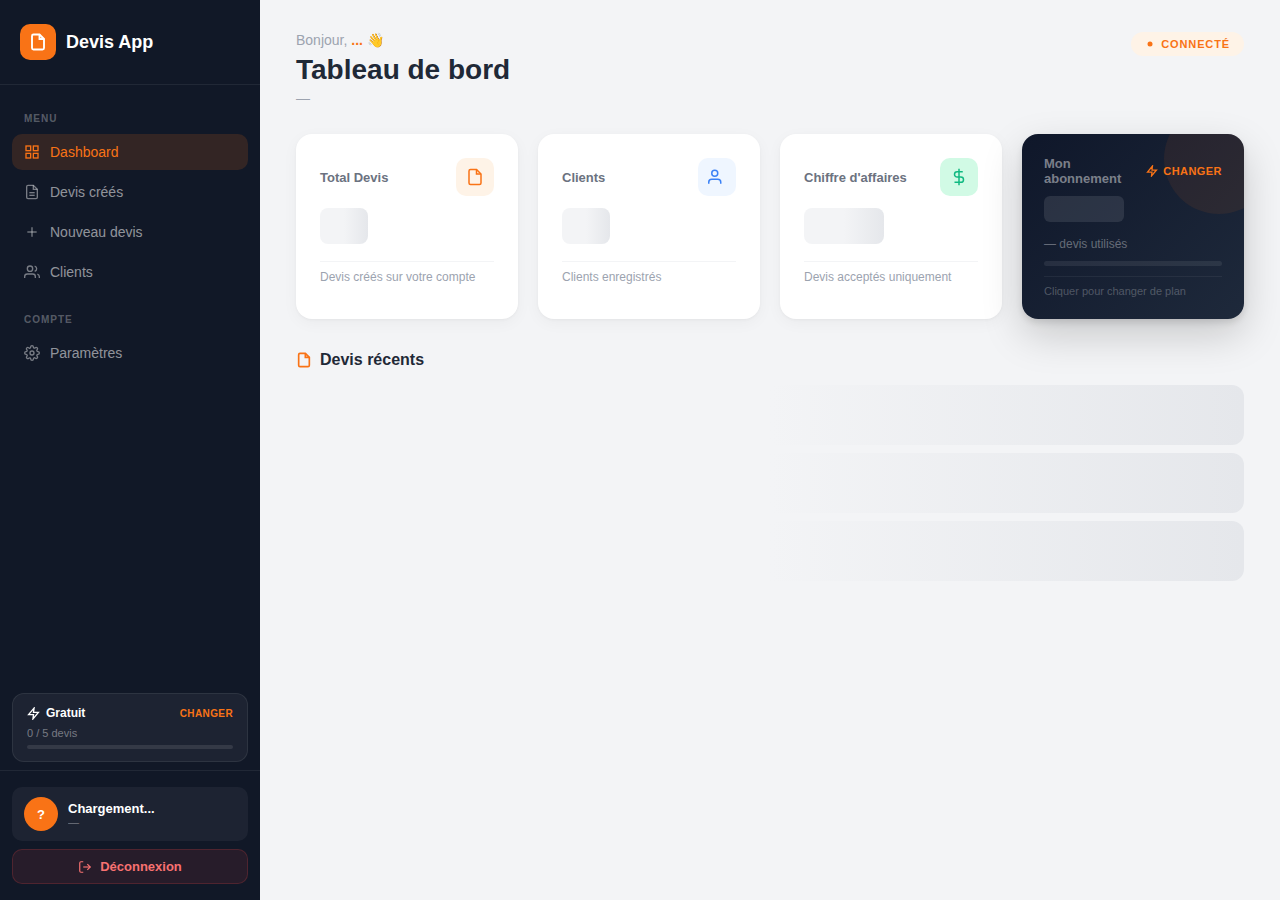
<file: app/dashboard.html>
<!DOCTYPE html>
<html lang="fr">
<head>
  <meta charset="UTF-8">
  <meta name="viewport" content="width=device-width, initial-scale=1.0, minimum-scale=1.0">
  <link rel="manifest" href="/manifest.json">
  <meta name="theme-color" content="#F97316">
  <meta name="mobile-web-app-capable" content="yes">
  <meta name="apple-mobile-web-app-capable" content="yes">
  <meta name="apple-mobile-web-app-status-bar-style" content="black-translucent">
  <meta name="apple-mobile-web-app-title" content="Devis App">
  <link rel="apple-touch-icon" href="/icons/icon-152x152.png">
  <title>Dashboard — Devis App</title>
  <link href="https://fonts.googleapis.com/css2?family=Syne:wght@400;600;700;800&family=DM+Sans:wght@300;400;500;600&display=swap" rel="stylesheet">
  <!-- Monetbil n'a pas de SDK JS externe — tout se fait via redirection ou iframe -->
  <style>
    *, *::before, *::after { box-sizing: border-box; margin: 0; padding: 0; }
    :root {
      --orange: #F97316; --orange-dark: #EA6C0A; --orange-light: #FEF3E7;
      --gray-50: #F9FAFB; --gray-100: #F3F4F6; --gray-200: #E5E7EB;
      --gray-300: #D1D5DB; --gray-400: #9CA3AF; --gray-500: #6B7280;
      --gray-600: #4B5563; --gray-700: #374151; --gray-800: #1F2937; --gray-900: #111827;
      --green: #10B981; --green-light: #D1FAE5;
      --blue: #3B82F6; --blue-light: #EFF6FF;
      --purple: #8B5CF6; --purple-light: #F5F3FF;
      --red: #EF4444; --red-light: #FEE2E2; --white: #FFFFFF;
    }
    body { font-family:'DM Sans',sans-serif; background:var(--gray-100); min-height:100vh; display:flex; -webkit-font-smoothing:antialiased; }

    /* SIDEBAR */
    .sidebar { width:260px; min-width:260px; background:var(--gray-900); display:flex; flex-direction:column; height:100vh; position:sticky; top:0; z-index:20; transition:transform .32s cubic-bezier(.4,0,.2,1); }
    .sidebar-logo { padding:24px 20px; border-bottom:1px solid rgba(255,255,255,.07); display:flex; align-items:center; gap:10px; }
    .sidebar-logo-icon { width:36px; height:36px; background:var(--orange); border-radius:10px; display:flex; align-items:center; justify-content:center; flex-shrink:0; }
    .sidebar-logo span { font-family:'Syne',sans-serif; font-size:18px; font-weight:800; color:white; }
    .sidebar-close-btn { display:none; margin-left:auto; background:none; border:none; color:rgba(255,255,255,.45); cursor:pointer; padding:4px; border-radius:7px; flex-shrink:0; }
    .sidebar-nav { flex:1; padding:16px 12px; display:flex; flex-direction:column; gap:4px; overflow-y:auto; }
    .nav-section-label { font-size:10px; font-weight:700; letter-spacing:.1em; text-transform:uppercase; color:rgba(255,255,255,.3); padding:12px 12px 6px; }
    .nav-link { display:flex; align-items:center; gap:10px; padding:10px 12px; border-radius:10px; color:rgba(255,255,255,.55); text-decoration:none; font-size:14px; font-weight:500; transition:all .2s; cursor:pointer; border:none; background:none; width:100%; text-align:left; }
    .nav-link:hover { background:rgba(255,255,255,.07); color:rgba(255,255,255,.9); }
    .nav-link.active { background:rgba(249,115,22,.15); color:var(--orange); }
    .nav-link svg { flex-shrink:0; opacity:.8; }
    .nav-link.active svg { opacity:1; }

    /* PLAN WIDGET SIDEBAR */
    .sidebar-plan { margin:0 12px 8px; padding:12px 14px; border-radius:12px; background:rgba(255,255,255,.05); border:1px solid rgba(255,255,255,.08); cursor:pointer; transition:background .2s; }
    .sidebar-plan:hover { background:rgba(255,255,255,.1); }
    .sp-row { display:flex; align-items:center; justify-content:space-between; margin-bottom:7px; }
    .sp-name { font-family:'Syne',sans-serif; font-size:12px; font-weight:700; color:white; display:flex; align-items:center; gap:6px; }
    .sp-change { font-size:10px; font-weight:700; color:var(--orange); letter-spacing:.04em; text-transform:uppercase; }
    .sp-quota { font-size:11px; color:rgba(255,255,255,.4); margin-bottom:6px; }
    .sp-bar { height:4px; background:rgba(255,255,255,.1); border-radius:100px; overflow:hidden; }
    .sp-fill { height:100%; background:var(--orange); border-radius:100px; transition:width .4s; }
    .sp-fill.warn { background:#FBBF24; }
    .sp-fill.full { background:var(--red); }

    .sidebar-footer { padding:16px 12px; border-top:1px solid rgba(255,255,255,.07); }
    .user-card { display:flex; align-items:center; gap:10px; padding:10px 12px; border-radius:10px; margin-bottom:8px; background:rgba(255,255,255,.05); }
    .user-avatar { width:34px; height:34px; border-radius:50%; background:var(--orange); display:flex; align-items:center; justify-content:center; font-family:'Syne',sans-serif; font-size:13px; font-weight:700; color:white; flex-shrink:0; }
    .user-info { overflow:hidden; }
    .user-name { font-size:13px; font-weight:600; color:white; white-space:nowrap; overflow:hidden; text-overflow:ellipsis; }
    .user-role { font-size:11px; color:rgba(255,255,255,.4); }
    .btn-logout { width:100%; display:flex; align-items:center; justify-content:center; gap:8px; padding:9px; border-radius:10px; background:rgba(239,68,68,.1); color:#F87171; font-family:'DM Sans',sans-serif; font-size:13px; font-weight:600; border:1px solid rgba(239,68,68,.2); cursor:pointer; transition:all .2s; }
    .btn-logout:hover { background:rgba(239,68,68,.2); }

    /* TOPBAR MOBILE */
    .topbar { display:none; position:sticky; top:0; z-index:18; background:var(--gray-900); height:58px; padding:0 16px; align-items:center; justify-content:space-between; box-shadow:0 2px 16px rgba(0,0,0,.18); flex-shrink:0; }
    .topbar-brand { display:flex; align-items:center; gap:10px; }
    .topbar-brand-icon { width:32px; height:32px; background:var(--orange); border-radius:8px; display:flex; align-items:center; justify-content:center; }
    .topbar-brand span { font-family:'Syne',sans-serif; font-size:16px; font-weight:800; color:white; }
    .topbar-right { display:flex; align-items:center; gap:8px; }
    .topbar-avatar { width:32px; height:32px; border-radius:50%; background:var(--orange); display:flex; align-items:center; justify-content:center; font-family:'Syne',sans-serif; font-size:12px; font-weight:700; color:white; }
    .hamburger { background:none; border:none; color:white; cursor:pointer; width:40px; height:40px; border-radius:10px; display:flex; align-items:center; justify-content:center; transition:background .2s; }
    .hamburger:hover { background:rgba(255,255,255,.1); }
    .ham-lines { display:flex; flex-direction:column; gap:5px; }
    .ham-lines span { display:block; width:22px; height:2px; background:white; border-radius:2px; transition:transform .3s ease,opacity .3s ease; transform-origin:center; }
    .hamburger.open .ham-lines span:nth-child(1) { transform:translateY(7px) rotate(45deg); }
    .hamburger.open .ham-lines span:nth-child(2) { opacity:0; transform:scaleX(0); }
    .hamburger.open .ham-lines span:nth-child(3) { transform:translateY(-7px) rotate(-45deg); }
    .sidebar-overlay { display:none; position:fixed; inset:0; background:rgba(0,0,0,0); z-index:19; transition:background .32s ease; pointer-events:none; }
    .sidebar-overlay.active { pointer-events:all; background:rgba(0,0,0,.52); }

    /* MAIN */
    .main { flex:1; overflow-y:auto; padding:32px 36px; min-width:0; }
    .page-header { display:flex; align-items:flex-start; justify-content:space-between; margin-bottom:28px; gap:16px; }
    .page-title { font-family:'Syne',sans-serif; font-size:28px; font-weight:800; color:var(--gray-800); margin-bottom:4px; }
    .page-subtitle { font-size:14px; color:var(--gray-400); }
    .page-subtitle strong { color:var(--orange); font-weight:700; }
    .header-badge { display:inline-flex; align-items:center; gap:6px; background:var(--orange-light); color:var(--orange); font-family:'Syne',sans-serif; font-size:11px; font-weight:700; letter-spacing:.08em; text-transform:uppercase; padding:6px 14px; border-radius:100px; white-space:nowrap; flex-shrink:0; }

    /* ALERT BANNER */
    .alert-banner { display:none; align-items:center; gap:14px; border-radius:14px; padding:14px 18px; margin-bottom:24px; animation:slideUp .3s ease; }
    .alert-banner.show { display:flex; }
    .alert-banner.warn { background:var(--orange-light); border:1.5px solid rgba(249,115,22,.2); }
    .alert-banner.danger { background:var(--red-light); border:1.5px solid rgba(239,68,68,.2); }
    .ab-icon { width:36px; height:36px; border-radius:10px; display:flex; align-items:center; justify-content:center; flex-shrink:0; }
    .alert-banner.warn .ab-icon { background:rgba(249,115,22,.12); color:var(--orange); }
    .alert-banner.danger .ab-icon { background:rgba(239,68,68,.12); color:var(--red); }
    .ab-text { flex:1; }
    .ab-title { font-family:'Syne',sans-serif; font-size:14px; font-weight:700; color:var(--gray-800); }
    .ab-sub { font-size:12px; color:var(--gray-500); margin-top:2px; }
    .ab-btn { border:none; border-radius:9px; padding:9px 18px; font-family:'DM Sans',sans-serif; font-size:13px; font-weight:700; cursor:pointer; white-space:nowrap; flex-shrink:0; transition:all .2s; }
    .alert-banner.warn .ab-btn { background:var(--orange); color:white; box-shadow:0 4px 12px rgba(249,115,22,.3); }
    .alert-banner.warn .ab-btn:hover { background:var(--orange-dark); }
    .alert-banner.danger .ab-btn { background:var(--red); color:white; box-shadow:0 4px 12px rgba(239,68,68,.3); }

    /* STATS */
    .stats-grid { display:grid; grid-template-columns:repeat(4,1fr); gap:20px; margin-bottom:32px; }
    @keyframes slideUp { from { opacity:0; transform:translateY(16px); } to { opacity:1; transform:translateY(0); } }
    .stat-card { background:var(--white); border-radius:16px; padding:24px; box-shadow:0 1px 3px rgba(0,0,0,.04),0 4px 16px rgba(0,0,0,.04); display:flex; flex-direction:column; gap:12px; animation:slideUp .4s ease both; }
    .stat-card:nth-child(2) { animation-delay:.08s; }
    .stat-card:nth-child(3) { animation-delay:.16s; }
    .stat-header { display:flex; align-items:center; justify-content:space-between; }
    .stat-label { font-size:13px; font-weight:600; color:var(--gray-500); }
    .stat-icon { width:38px; height:38px; border-radius:10px; display:flex; align-items:center; justify-content:center; flex-shrink:0; }
    .stat-icon.orange { background:var(--orange-light); color:var(--orange); }
    .stat-icon.green  { background:var(--green-light);  color:var(--green); }
    .stat-icon.blue   { background:var(--blue-light);   color:var(--blue); }
    .stat-value { font-family:'Syne',sans-serif; font-size:32px; font-weight:800; color:var(--gray-800); line-height:1; }
    .stat-footer { font-size:12px; color:var(--gray-400); padding-top:8px; border-top:1px solid var(--gray-100); }

    /* PLAN CARD dans stats */
    .plan-card-stat {
      background:linear-gradient(135deg,#0f172a 0%,#1e293b 100%);
      border-radius:16px; padding:22px;
      box-shadow:0 4px 6px rgba(0,0,0,.1),0 16px 40px rgba(0,0,0,.18);
      display:flex; flex-direction:column; gap:10px;
      animation:slideUp .4s ease both; animation-delay:.24s;
      cursor:pointer; transition:transform .2s,box-shadow .2s;
      position:relative; overflow:hidden;
    }
    .plan-card-stat::after { content:''; position:absolute; top:-30px; right:-30px; width:110px; height:110px; background:var(--orange); border-radius:50%; opacity:.08; }
    .plan-card-stat:hover { transform:translateY(-2px); box-shadow:0 8px 16px rgba(0,0,0,.15),0 24px 48px rgba(0,0,0,.22); }
    .pcs-header { display:flex; align-items:center; justify-content:space-between; }
    .pcs-label { font-size:13px; font-weight:600; color:rgba(255,255,255,.45); }
    .pcs-change { display:flex; align-items:center; gap:5px; font-size:11px; font-weight:700; color:var(--orange); letter-spacing:.04em; text-transform:uppercase; }
    .pcs-name { font-family:'Syne',sans-serif; font-size:26px; font-weight:800; color:white; line-height:1; }
    .pcs-quota { font-size:12px; color:rgba(255,255,255,.35); margin-top:1px; }
    .pcs-bar { height:5px; background:rgba(255,255,255,.08); border-radius:100px; overflow:hidden; }
    .pcs-fill { height:100%; border-radius:100px; transition:width .5s ease; background:var(--orange); }
    .pcs-fill.warn { background:#FBBF24; }
    .pcs-fill.full { background:var(--red); }
    .pcs-footer { font-size:11px; color:rgba(255,255,255,.25); padding-top:8px; border-top:1px solid rgba(255,255,255,.06); }

    /* QUICK ACTIONS */
    .quick-actions { display:none; grid-template-columns:repeat(2,1fr); gap:12px; margin-bottom:28px; }
    .qa-btn { display:flex; align-items:center; gap:12px; background:var(--white); border:none; border-radius:14px; padding:16px; font-family:'DM Sans',sans-serif; font-size:13px; font-weight:600; color:var(--gray-700); text-decoration:none; box-shadow:0 1px 3px rgba(0,0,0,.04),0 4px 16px rgba(0,0,0,.04); transition:all .2s; cursor:pointer; }
    .qa-btn:hover { transform:translateY(-2px); box-shadow:0 6px 24px rgba(0,0,0,.08); }
    .qa-icon { width:36px; height:36px; border-radius:10px; display:flex; align-items:center; justify-content:center; flex-shrink:0; }
    .qa-icon.orange { background:var(--orange-light); color:var(--orange); }
    .qa-icon.blue   { background:var(--blue-light);   color:var(--blue); }
    .qa-icon.green  { background:var(--green-light);  color:var(--green); }
    .qa-icon.purple { background:var(--purple-light); color:var(--purple); }
    .qa-icon.dark   { background:rgba(15,23,42,.08); color:var(--gray-700); }

    .section-title { font-family:'Syne',sans-serif; font-size:16px; font-weight:700; color:var(--gray-800); margin-bottom:16px; display:flex; align-items:center; gap:8px; }
    .recent-quotes-card { background:var(--white); border-radius:16px; box-shadow:0 1px 3px rgba(0,0,0,.04),0 4px 16px rgba(0,0,0,.04); overflow:hidden; animation:slideUp .35s ease; }
    .recent-quotes-list { display:flex; flex-direction:column; }
    .recent-quote-item { display:flex; align-items:center; justify-content:space-between; padding:16px 20px; border-bottom:1px solid var(--gray-100); transition:background .2s; }
    .recent-quote-item:last-child { border-bottom:none; }
    .recent-quote-item:hover { background:var(--gray-50); }
    .recent-quote-left { display:flex; flex-direction:column; gap:2px; }
    .recent-quote-number { font-family:'Syne',sans-serif; font-size:14px; font-weight:800; color:var(--orange); }
    .recent-quote-client { font-size:13px; font-weight:600; color:var(--gray-800); }
    .recent-quote-date { font-size:11px; color:var(--gray-400); }
    .recent-quote-right { display:flex; align-items:center; gap:12px; }
    .recent-quote-amount { font-family:'Syne',sans-serif; font-size:15px; font-weight:800; color:var(--gray-800); white-space:nowrap; }
    .recent-quote-status { font-size:11px; font-weight:700; color:var(--gray-500); white-space:nowrap; }
    .empty-state { background:var(--white); border-radius:16px; padding:48px 24px; text-align:center; box-shadow:0 1px 3px rgba(0,0,0,.04),0 4px 16px rgba(0,0,0,.04); }
    .empty-icon { width:64px; height:64px; background:var(--orange-light); border-radius:50%; display:flex; align-items:center; justify-content:center; margin:0 auto 16px; color:var(--orange); }
    .empty-state h3 { font-family:'Syne',sans-serif; font-size:17px; font-weight:700; color:var(--gray-700); margin-bottom:6px; }
    .empty-state p { font-size:13px; color:var(--gray-400); margin-bottom:20px; }
    .btn-primary { display:inline-flex; align-items:center; gap:8px; background:var(--orange); color:white; font-family:'DM Sans',sans-serif; font-size:13px; font-weight:700; padding:10px 20px; border-radius:10px; border:none; cursor:pointer; text-decoration:none; box-shadow:0 4px 12px rgba(249,115,22,.3); transition:all .2s; }
    .btn-primary:hover { background:var(--orange-dark); transform:translateY(-1px); }
    .skeleton { background:linear-gradient(90deg,var(--gray-100) 25%,var(--gray-200) 50%,var(--gray-100) 75%); background-size:200% 100%; animation:shimmer 1.4s infinite; border-radius:8px; }
    @keyframes shimmer { from { background-position:200% 0; } to { background-position:-200% 0; } }

    /* ═══════════════════════
       MODAL PLANS
    ═══════════════════════ */
    .modal-overlay { position:fixed; inset:0; z-index:200; background:rgba(0,0,0,.55); display:flex; align-items:center; justify-content:center; padding:20px; opacity:0; pointer-events:none; transition:opacity .25s; }
    .modal-overlay.open { opacity:1; pointer-events:all; }
    .modal { background:var(--white); border-radius:24px; width:100%; max-width:520px; max-height:90vh; overflow-y:auto; box-shadow:0 24px 60px rgba(0,0,0,.25); transform:translateY(20px) scale(.97); transition:transform .25s ease; }
    .modal-overlay.open .modal { transform:translateY(0) scale(1); }
    .modal-header { padding:28px 28px 0; display:flex; align-items:flex-start; justify-content:space-between; margin-bottom:6px; }
    .modal-title { font-family:'Syne',sans-serif; font-size:22px; font-weight:800; color:var(--gray-800); }
    .modal-subtitle { font-size:13px; color:var(--gray-400); margin-top:4px; }
    .modal-close { background:var(--gray-100); border:none; border-radius:8px; width:32px; height:32px; display:flex; align-items:center; justify-content:center; cursor:pointer; color:var(--gray-500); flex-shrink:0; transition:all .2s; }
    .modal-close:hover { background:var(--gray-200); color:var(--gray-800); }
    .modal-body { padding:20px 28px 28px; display:flex; flex-direction:column; gap:14px; }

    .plan-opt { border:2px solid var(--gray-200); border-radius:16px; padding:20px; cursor:pointer; transition:all .2s; position:relative; }
    .plan-opt:hover { border-color:var(--orange); box-shadow:0 4px 20px rgba(249,115,22,.1); }
    .plan-opt.active-plan { border-color:var(--gray-200); background:var(--gray-50); cursor:default; }
    .plan-opt.recommended { border-color:var(--orange); background:var(--orange-light); }
    .plan-tag { position:absolute; top:-10px; left:18px; background:var(--orange); color:white; font-family:'Syne',sans-serif; font-size:10px; font-weight:800; letter-spacing:.06em; text-transform:uppercase; padding:3px 10px; border-radius:100px; }
    .po-top { display:flex; align-items:flex-start; justify-content:space-between; margin-bottom:12px; }
    .po-name { font-family:'Syne',sans-serif; font-size:18px; font-weight:800; color:var(--gray-800); }
    .po-price { text-align:right; }
    .po-amount { font-family:'Syne',sans-serif; font-size:22px; font-weight:800; color:var(--orange); line-height:1; }
    .plan-opt.active-plan .po-amount { color:var(--gray-400); }
    .po-period { font-size:12px; color:var(--gray-400); }
    .po-features { display:flex; flex-direction:column; gap:7px; }
    .po-feat { display:flex; align-items:center; gap:8px; font-size:13px; color:var(--gray-600); }
    .po-feat.no { color:var(--gray-300); }
    .po-saving { display:inline-flex; align-items:center; gap:5px; margin-top:8px; background:var(--green-light); color:var(--green); font-size:11px; font-weight:700; padding:4px 10px; border-radius:100px; }
    .po-btn { width:100%; margin-top:14px; padding:12px; border-radius:12px; font-family:'DM Sans',sans-serif; font-size:14px; font-weight:700; cursor:pointer; transition:all .2s; border:none; }
    .po-btn.primary { background:var(--orange); color:white; box-shadow:0 4px 14px rgba(249,115,22,.35); }
    .po-btn.primary:hover { background:var(--orange-dark); transform:translateY(-1px); }
    .po-btn.disabled { background:var(--gray-100); color:var(--gray-400); cursor:default; }
    .modal-note { padding:0 28px 24px; text-align:center; font-size:12px; color:var(--gray-400); }

    /* Spinner */
    .spin-overlay { position:absolute; inset:0; background:rgba(255,255,255,.9); display:none; align-items:center; justify-content:center; border-radius:24px; z-index:10; }
    .spin-overlay.on { display:flex; }
    .spinner { width:36px; height:36px; border:3px solid var(--orange-light); border-top-color:var(--orange); border-radius:50%; animation:spin .7s linear infinite; }
    @keyframes spin { to { transform:rotate(360deg); } }

    /* RESPONSIVE */
    @media (max-width:1200px) { .stats-grid { grid-template-columns:repeat(2,1fr); } }
    @media (max-width:768px) {
      body { flex-direction:column; }
      .topbar { display:flex; }
      .sidebar { position:fixed; top:0; left:0; bottom:0; height:100dvh; width:280px; transform:translateX(-100%); z-index:30; box-shadow:4px 0 32px rgba(0,0,0,.25); }
      .sidebar.open { transform:translateX(0); }
      .sidebar-close-btn { display:flex; }
      .sidebar-overlay { display:block; }
      .main { padding:20px 16px; }
      .page-header { flex-direction:column; gap:10px; align-items:flex-start; margin-bottom:20px; }
      .page-title { font-size:22px; }
      .stats-grid { grid-template-columns:1fr; gap:10px; margin-bottom:20px; }
      .stat-card { padding:16px 18px; flex-direction:row; align-items:center; gap:14px; }
      .stat-header { flex:1; }
      .stat-value { font-size:26px; }
      .stat-footer { display:none; }
      .plan-card-stat { padding:16px 18px; }
      .pcs-name { font-size:22px; }
      .quick-actions { display:grid; }
      .empty-state { padding:32px 16px; }
    }
    @media (max-width:380px) { .quick-actions { grid-template-columns:1fr; } .topbar-brand span { display:none; } }
  </style>
</head>
<body>

  <header class="topbar" id="topbar">
    <div class="topbar-brand">
      <div class="topbar-brand-icon"><svg width="16" height="16" viewBox="0 0 24 24" fill="none" stroke="white" stroke-width="2.5"><path d="M14 2H6a2 2 0 00-2 2v16a2 2 0 002 2h12a2 2 0 002-2V8z"/><polyline points="14 2 14 8 20 8"/></svg></div>
      <span>Devis App</span>
    </div>
    <div class="topbar-right">
      <div class="topbar-avatar" id="topbarAvatar">?</div>
      <button class="hamburger" id="hamburger" aria-label="Menu" aria-expanded="false">
        <div class="ham-lines"><span></span><span></span><span></span></div>
      </button>
    </div>
  </header>

  <div class="sidebar-overlay" id="sidebarOverlay"></div>

  <aside class="sidebar" id="sidebar">
    <div class="sidebar-logo">
      <div class="sidebar-logo-icon"><svg width="18" height="18" viewBox="0 0 24 24" fill="none" stroke="white" stroke-width="2.5"><path d="M14 2H6a2 2 0 00-2 2v16a2 2 0 002 2h12a2 2 0 002-2V8z"/><polyline points="14 2 14 8 20 8"/></svg></div>
      <span>Devis App</span>
      <button class="sidebar-close-btn" id="sidebarCloseBtn"><svg width="18" height="18" viewBox="0 0 24 24" fill="none" stroke="currentColor" stroke-width="2.5"><line x1="18" y1="6" x2="6" y2="18"/><line x1="6" y1="6" x2="18" y2="18"/></svg></button>
    </div>
    <nav class="sidebar-nav">
      <span class="nav-section-label">Menu</span>
      <a href="dashboard.html" class="nav-link active"><svg width="16" height="16" viewBox="0 0 24 24" fill="none" stroke="currentColor" stroke-width="2"><rect x="3" y="3" width="7" height="7"/><rect x="14" y="3" width="7" height="7"/><rect x="14" y="14" width="7" height="7"/><rect x="3" y="14" width="7" height="7"/></svg>Dashboard</a>
      <a href="quotes.html" class="nav-link"><svg width="16" height="16" viewBox="0 0 24 24" fill="none" stroke="currentColor" stroke-width="2"><path d="M14 2H6a2 2 0 00-2 2v16a2 2 0 002 2h12a2 2 0 002-2V8z"/><polyline points="14 2 14 8 20 8"/><line x1="16" y1="13" x2="8" y2="13"/><line x1="16" y1="17" x2="8" y2="17"/></svg>Devis créés</a>
      <a href="create-quote.html" class="nav-link"><svg width="16" height="16" viewBox="0 0 24 24" fill="none" stroke="currentColor" stroke-width="2"><line x1="12" y1="5" x2="12" y2="19"/><line x1="5" y1="12" x2="19" y2="12"/></svg>Nouveau devis</a>
      <a href="clients.html" class="nav-link"><svg width="16" height="16" viewBox="0 0 24 24" fill="none" stroke="currentColor" stroke-width="2"><path d="M17 21v-2a4 4 0 00-4-4H5a4 4 0 00-4 4v2"/><circle cx="9" cy="7" r="4"/><path d="M23 21v-2a4 4 0 00-3-3.87"/><path d="M16 3.13a4 4 0 010 7.75"/></svg>Clients</a>
      <span class="nav-section-label" style="margin-top:8px;">Compte</span>
      <a href="settings.html" class="nav-link"><svg width="16" height="16" viewBox="0 0 24 24" fill="none" stroke="currentColor" stroke-width="2"><circle cx="12" cy="12" r="3"/><path d="M19.4 15a1.65 1.65 0 00.33 1.82l.06.06a2 2 0 010 2.83 2 2 0 01-2.83 0l-.06-.06a1.65 1.65 0 00-1.82-.33 1.65 1.65 0 00-1 1.51V21a2 2 0 01-4 0v-.09A1.65 1.65 0 009 19.4a1.65 1.65 0 00-1.82.33l-.06.06a2 2 0 01-2.83-2.83l.06-.06A1.65 1.65 0 004.68 15a1.65 1.65 0 00-1.51-1H3a2 2 0 010-4h.09A1.65 1.65 0 004.6 9a1.65 1.65 0 00-.33-1.82l-.06-.06a2 2 0 012.83-2.83l.06.06A1.65 1.65 0 009 4.68a1.65 1.65 0 001-1.51V3a2 2 0 014 0v.09a1.65 1.65 0 001 1.51 1.65 1.65 0 001.82-.33l.06-.06a2 2 0 012.83 2.83l-.06.06A1.65 1.65 0 0019.4 9a1.65 1.65 0 001.51 1H21a2 2 0 010 4h-.09a1.65 1.65 0 00-1.51 1z"/></svg>Paramètres</a>
    </nav>

    <!-- Widget plan dans sidebar -->
    <div class="sidebar-plan" onclick="openPlanModal()">
      <div class="sp-row">
        <div class="sp-name"><svg width="13" height="13" viewBox="0 0 24 24" fill="none" stroke="currentColor" stroke-width="2.5"><polygon points="13 2 3 14 12 14 11 22 21 10 12 10 13 2"/></svg><span id="spName">Gratuit</span></div>
        <div class="sp-change">Changer</div>
      </div>
      <div class="sp-quota" id="spQuota">0 / 5 devis</div>
      <div class="sp-bar"><div class="sp-fill" id="spFill" style="width:0%"></div></div>
    </div>

    <div class="sidebar-footer">
      <div class="user-card">
        <div class="user-avatar" id="userAvatar">?</div>
        <div class="user-info">
          <div class="user-name" id="sidebarName">Chargement...</div>
          <div class="user-role" id="sidebarCompany">—</div>
        </div>
      </div>
      <button class="btn-logout" id="logoutBtn"><svg width="14" height="14" viewBox="0 0 24 24" fill="none" stroke="currentColor" stroke-width="2"><path d="M9 21H5a2 2 0 01-2-2V5a2 2 0 012-2h4"/><polyline points="16 17 21 12 16 7"/><line x1="21" y1="12" x2="9" y2="12"/></svg>Déconnexion</button>
    </div>
  </aside>

  <main class="main">
    <div class="page-header">
      <div>
        <p class="page-subtitle" style="margin-bottom:6px;">Bonjour, <strong id="userName">...</strong> 👋</p>
        <h1 class="page-title">Tableau de bord</h1>
        <p class="page-subtitle" id="companyName" style="margin-top:4px;">—</p>
      </div>
      <div class="header-badge"><svg width="10" height="10" viewBox="0 0 24 24" fill="currentColor"><circle cx="12" cy="12" r="6"/></svg>Connecté</div>
    </div>

    <!-- Bandeau alerte -->
    <div class="alert-banner" id="alertBanner">
      <div class="ab-icon" id="abIcon"><svg width="18" height="18" viewBox="0 0 24 24" fill="none" stroke="currentColor" stroke-width="2"><polygon points="13 2 3 14 12 14 11 22 21 10 12 10 13 2"/></svg></div>
      <div class="ab-text">
        <div class="ab-title" id="abTitle">Plus que 2 devis disponibles</div>
        <div class="ab-sub" id="abSub">Passez au plan mensuel pour créer 50 devis par mois.</div>
      </div>
      <button class="ab-btn" onclick="openPlanModal()" id="abBtn">Upgrader</button>
    </div>

    <!-- Stats grid (4 colonnes : 3 stats + 1 plan) -->
    <div class="stats-grid">
      <div class="stat-card">
        <div class="stat-header"><span class="stat-label">Total Devis</span><div class="stat-icon orange"><svg width="18" height="18" viewBox="0 0 24 24" fill="none" stroke="currentColor" stroke-width="2"><path d="M14 2H6a2 2 0 00-2 2v16a2 2 0 002 2h12a2 2 0 002-2V8z"/><polyline points="14 2 14 8 20 8"/></svg></div></div>
        <div class="stat-value" id="totalQuotes"><span class="skeleton" style="display:inline-block;width:48px;height:36px;"></span></div>
        <div class="stat-footer">Devis créés sur votre compte</div>
      </div>
      <div class="stat-card">
        <div class="stat-header"><span class="stat-label">Clients</span><div class="stat-icon blue"><svg width="18" height="18" viewBox="0 0 24 24" fill="none" stroke="currentColor" stroke-width="2"><path d="M17 21v-2a4 4 0 00-4-4H5a4 4 0 00-4 4v2"/><circle cx="9" cy="7" r="4"/></svg></div></div>
        <div class="stat-value" id="totalClients"><span class="skeleton" style="display:inline-block;width:48px;height:36px;"></span></div>
        <div class="stat-footer">Clients enregistrés</div>
      </div>
      <div class="stat-card">
        <div class="stat-header"><span class="stat-label">Chiffre d'affaires</span><div class="stat-icon green"><svg width="18" height="18" viewBox="0 0 24 24" fill="none" stroke="currentColor" stroke-width="2"><line x1="12" y1="1" x2="12" y2="23"/><path d="M17 5H9.5a3.5 3.5 0 000 7h5a3.5 3.5 0 010 7H6"/></svg></div></div>
        <div class="stat-value" id="totalRevenue"><span class="skeleton" style="display:inline-block;width:80px;height:36px;"></span></div>
        <div class="stat-footer">Devis acceptés uniquement</div>
      </div>
      <!-- Carte plan -->
      <div class="plan-card-stat" onclick="openPlanModal()">
        <div class="pcs-header">
          <span class="pcs-label">Mon abonnement</span>
          <div class="pcs-change"><svg width="12" height="12" viewBox="0 0 24 24" fill="none" stroke="currentColor" stroke-width="2.5"><polygon points="13 2 3 14 12 14 11 22 21 10 12 10 13 2"/></svg>Changer</div>
        </div>
        <div class="pcs-name" id="pcsName"><span class="skeleton" style="display:inline-block;width:80px;height:26px;border-radius:6px;background:rgba(255,255,255,.1);"></span></div>
        <div class="pcs-quota" id="pcsQuota">— devis utilisés</div>
        <div class="pcs-bar"><div class="pcs-fill" id="pcsFill" style="width:0%"></div></div>
        <div class="pcs-footer" id="pcsFooter">Cliquer pour changer de plan</div>
      </div>
    </div>

    <!-- Quick actions mobile -->
    <div class="quick-actions">
      <a href="create-quote.html" class="qa-btn"><div class="qa-icon orange"><svg width="15" height="15" viewBox="0 0 24 24" fill="none" stroke="currentColor" stroke-width="2.5"><line x1="12" y1="5" x2="12" y2="19"/><line x1="5" y1="12" x2="19" y2="12"/></svg></div><span>Nouveau devis</span></a>
      <a href="quotes.html" class="qa-btn"><div class="qa-icon blue"><svg width="15" height="15" viewBox="0 0 24 24" fill="none" stroke="currentColor" stroke-width="2"><path d="M14 2H6a2 2 0 00-2 2v16a2 2 0 002 2h12a2 2 0 002-2V8z"/><polyline points="14 2 14 8 20 8"/></svg></div><span>Mes devis</span></a>
      <a href="clients.html" class="qa-btn"><div class="qa-icon green"><svg width="15" height="15" viewBox="0 0 24 24" fill="none" stroke="currentColor" stroke-width="2"><path d="M17 21v-2a4 4 0 00-4-4H5a4 4 0 00-4 4v2"/><circle cx="9" cy="7" r="4"/></svg></div><span>Clients</span></a>
      <button class="qa-btn" onclick="openPlanModal()"><div class="qa-icon dark"><svg width="15" height="15" viewBox="0 0 24 24" fill="none" stroke="currentColor" stroke-width="2"><polygon points="13 2 3 14 12 14 11 22 21 10 12 10 13 2"/></svg></div><span>Mon plan</span></button>
    </div>

    <div class="section-title">
      <svg width="16" height="16" viewBox="0 0 24 24" fill="none" stroke="var(--orange)" stroke-width="2.5"><path d="M14 2H6a2 2 0 00-2 2v16a2 2 0 002 2h12a2 2 0 002-2V8z"/><polyline points="14 2 14 8 20 8"/></svg>Devis récents
    </div>
    <div id="recentQuotes">
      <div class="skeleton" style="height:60px;margin-bottom:8px;border-radius:12px;"></div>
      <div class="skeleton" style="height:60px;margin-bottom:8px;border-radius:12px;"></div>
      <div class="skeleton" style="height:60px;border-radius:12px;"></div>
    </div>
  </main>

  <!-- ═══════════════════════
       MODAL PLANS
  ═══════════════════════ -->
  <div class="modal-overlay" id="planModal" onclick="handleModalClick(event)">
    <div class="modal" style="position:relative;">
      <div class="spin-overlay" id="spinOverlay"><div style="text-align:center;"><div class="spinner" style="margin:0 auto 12px;"></div><div style="font-family:'Syne',sans-serif;font-size:14px;font-weight:700;color:var(--gray-700);">Redirection vers le paiement…</div></div></div>
      <div class="modal-header">
        <div><div class="modal-title">Choisir un plan</div><div class="modal-subtitle">Créez plus de devis et développez votre activité</div></div>
        <button class="modal-close" onclick="document.getElementById('planModal').classList.remove('open')"><svg width="16" height="16" viewBox="0 0 24 24" fill="none" stroke="currentColor" stroke-width="2.5"><line x1="18" y1="6" x2="6" y2="18"/><line x1="6" y1="6" x2="18" y2="18"/></svg></button>
      </div>
      <div class="modal-body">

        <!-- Gratuit -->
        <div class="plan-opt" id="opt-free">
          <div class="po-top">
            <div><div class="po-name">Gratuit</div></div>
            <div class="po-price"><div class="po-amount">0 XAF</div><div class="po-period">à vie</div></div>
          </div>
          <div class="po-features">
            <div class="po-feat"><svg width="14" height="14" viewBox="0 0 24 24" fill="none" stroke="var(--green)" stroke-width="2.5"><polyline points="20 6 9 17 4 12"/></svg>5 devis maximum à vie</div>
            <div class="po-feat"><svg width="14" height="14" viewBox="0 0 24 24" fill="none" stroke="var(--green)" stroke-width="2.5"><polyline points="20 6 9 17 4 12"/></svg>Clients illimités</div>
            <div class="po-feat no"><svg width="14" height="14" viewBox="0 0 24 24" fill="none" stroke="var(--gray-300)" stroke-width="2.5"><line x1="18" y1="6" x2="6" y2="18"/><line x1="6" y1="6" x2="18" y2="18"/></svg>Pas de renouvellement</div>
          </div>
          <button class="po-btn disabled" id="btnFree" disabled>Plan actuel</button>
        </div>

        <!-- Mensuel -->
        <div class="plan-opt" id="opt-monthly">
          <div class="plan-tag">Populaire</div>
          <div class="po-top">
            <div><div class="po-name">Mensuel</div></div>
            <div class="po-price"><div class="po-amount">2 000 XAF</div><div class="po-period">par mois</div></div>
          </div>
          <div class="po-features">
            <div class="po-feat"><svg width="14" height="14" viewBox="0 0 24 24" fill="none" stroke="var(--green)" stroke-width="2.5"><polyline points="20 6 9 17 4 12"/></svg>50 devis par mois</div>
            <div class="po-feat"><svg width="14" height="14" viewBox="0 0 24 24" fill="none" stroke="var(--green)" stroke-width="2.5"><polyline points="20 6 9 17 4 12"/></svg>Clients illimités</div>
            <div class="po-feat"><svg width="14" height="14" viewBox="0 0 24 24" fill="none" stroke="var(--green)" stroke-width="2.5"><polyline points="20 6 9 17 4 12"/></svg>Renouvellement mensuel</div>
          </div>
          <button class="po-btn primary" id="btnMonthly" onclick="payPlan('monthly')">Choisir Mensuel — 2 000 XAF/mois</button>
        </div>

        <!-- Annuel -->
        <div class="plan-opt recommended" id="opt-annual">
          <div class="plan-tag">Meilleure valeur</div>
          <div class="po-top">
            <div>
              <div class="po-name">Annuel</div>
              <div class="po-saving"><svg width="12" height="12" viewBox="0 0 24 24" fill="none" stroke="currentColor" stroke-width="2.5"><polyline points="20 6 9 17 4 12"/></svg>Économisez 4 800 XAF (−20%)</div>
            </div>
            <div class="po-price"><div class="po-amount">19 200 XAF</div><div class="po-period">par an · 1 600/mois</div></div>
          </div>
          <div class="po-features">
            <div class="po-feat"><svg width="14" height="14" viewBox="0 0 24 24" fill="none" stroke="var(--green)" stroke-width="2.5"><polyline points="20 6 9 17 4 12"/></svg>50 devis par mois (600/an)</div>
            <div class="po-feat"><svg width="14" height="14" viewBox="0 0 24 24" fill="none" stroke="var(--green)" stroke-width="2.5"><polyline points="20 6 9 17 4 12"/></svg>Clients illimités</div>
            <div class="po-feat"><svg width="14" height="14" viewBox="0 0 24 24" fill="none" stroke="var(--green)" stroke-width="2.5"><polyline points="20 6 9 17 4 12"/></svg>1 an complet, sans interruption</div>
          </div>
          <button class="po-btn primary" id="btnAnnual" onclick="payPlan('annual')">Choisir Annuel — 19 200 XAF/an</button>
        </div>
      </div>
      <div class="modal-note">Paiement sécurisé via <strong>Flutterwave</strong> · <a href="#" style="color:var(--orange);" onclick="document.getElementById('planModal').classList.remove('open')">Annuler</a></div>
    </div>
  </div>

<script type="module">
import { createClient } from 'https://esm.sh/@supabase/supabase-js'

const supabase = createClient(
  'https://xeezdzbotsblzclnmnxg.supabase.co',
  'eyJhbGciOiJIUzI1NiIsInR5cCI6IkpXVCJ9.eyJpc3MiOiJzdXBhYmFzZSIsInJlZiI6InhlZXpkemJvdHNibHpjbG5tbnhnIiwicm9sZSI6ImFub24iLCJpYXQiOjE3NzA0NDk3NTQsImV4cCI6MjA4NjAyNTc1NH0.RHIGavm6M9WCR6nve1Iz_JKFeQRlpRCU2FNAr9E02PM'
)

// ─── REMPLACER PAR VOTRE CLÉ DE SERVICE MONETBIL ─────────────
// Récupérez-la sur : https://www.monetbil.com/services
const MONETBIL_SERVICE_KEY = 'UlDKZUgPjL5eSyaqvDvcNCFxzxz0Yfs1'
// ─────────────────────────────────────────────────────────────

window._supabase = supabase
let me = null, myPlan = {}

/* mobile menu */
const sidebar=document.getElementById('sidebar'),overlay=document.getElementById('sidebarOverlay'),ham=document.getElementById('hamburger'),cb=document.getElementById('sidebarCloseBtn')
function openNav(){sidebar.classList.add('open');overlay.classList.add('active');ham.classList.add('open');ham.setAttribute('aria-expanded','true');document.body.style.overflow='hidden'}
function closeNav(){sidebar.classList.remove('open');overlay.classList.remove('active');ham.classList.remove('open');ham.setAttribute('aria-expanded','false');document.body.style.overflow=''}
ham.addEventListener('click',()=>sidebar.classList.contains('open')?closeNav():openNav())
cb.addEventListener('click',closeNav); overlay.addEventListener('click',closeNav)
sidebar.querySelectorAll('.nav-link').forEach(l=>l.addEventListener('click',()=>{if(window.innerWidth<=768)closeNav()}))
window.addEventListener('resize',()=>{if(window.innerWidth>768)closeNav()})
document.addEventListener('keydown',e=>{if(e.key==='Escape')closeNav()})

async function init() {
  const {data:{session}} = await supabase.auth.getSession()
  if (!session) { window.location.href='login.html'; return }
  me = session.user; window._me = me
  await Promise.all([loadProfile(me.id), loadPlan(me.id)])
  await Promise.all([loadStats(me.id), loadRecent(me.id)])
}

async function loadProfile(uid) {
  const {data} = await supabase.from('profiles').select('first_name,last_name,company').eq('id',uid).single()
  if (!data) return
  const full=[data.first_name,data.last_name].filter(Boolean).join(' ')||'Utilisateur'
  const ini=[data.first_name?.[0],data.last_name?.[0]].filter(Boolean).join('').toUpperCase()||'U'
  document.getElementById('userName').textContent=data.first_name||'Utilisateur'
  document.getElementById('sidebarName').textContent=full
  document.getElementById('sidebarCompany').textContent=data.company||'Mon entreprise'
  document.getElementById('companyName').textContent=data.company||''
  document.getElementById('userAvatar').textContent=ini
  document.getElementById('topbarAvatar').textContent=ini
}

async function loadPlan(uid) {
  const {data} = await supabase.from('profiles')
    .select('plan,quotes_count,plan_expires_at').eq('id',uid).single()
  if (!data) return

  // Expiration check
  if (data.plan!=='free' && data.plan_expires_at && new Date(data.plan_expires_at)<new Date()) {
    await supabase.from('profiles').update({plan:'free',plan_expires_at:null}).eq('id',uid)
    data.plan = 'free'
  }
  myPlan = data; window._myPlan = myPlan

  const plan=data.plan||'free', count=data.quotes_count||0
  const limit=plan==='free'?5:50, pct=Math.min(100,Math.round(count/limit*100))
  const remaining=limit-count
  const names={free:'Gratuit',monthly:'Mensuel',annual:'Annuel'}

  // Sidebar widget
  document.getElementById('spName').textContent=names[plan]||'Gratuit'
  document.getElementById('spQuota').textContent=`${count} / ${limit} devis`
  const spf=document.getElementById('spFill'); spf.style.width=pct+'%'
  if(pct>=100)spf.classList.add('full'); else if(pct>=80)spf.classList.add('warn')

  // Stat card
  document.getElementById('pcsName').textContent=names[plan]||'Gratuit'
  document.getElementById('pcsQuota').textContent=`${count} / ${limit} devis utilisés`
  const pcsf=document.getElementById('pcsFill'); pcsf.style.width=pct+'%'
  if(pct>=100)pcsf.classList.add('full'); else if(pct>=80)pcsf.classList.add('warn')
  if(plan!=='free'&&data.plan_expires_at) {
    document.getElementById('pcsFooter').textContent='Expire le '+new Date(data.plan_expires_at).toLocaleDateString('fr-FR')
  }

  // Bandeau alerte
  const banner=document.getElementById('alertBanner')
  if(plan==='free'&&remaining<=2&&remaining>0) {
    banner.classList.add('show','warn')
    document.getElementById('abTitle').textContent=`Plus que ${remaining} devis disponible${remaining>1?'s':''}`
    document.getElementById('abSub').textContent='Passez au plan mensuel pour créer 50 devis/mois.'
  } else if(count>=limit) {
    banner.classList.add('show','danger')
    document.getElementById('abTitle').textContent='Limite atteinte — aucun devis possible'
    document.getElementById('abSub').textContent='Mettez à jour votre plan pour continuer.'
    document.getElementById('abBtn').textContent='Mettre à jour'
    document.getElementById('abIcon').innerHTML=`<svg width="18" height="18" viewBox="0 0 24 24" fill="none" stroke="var(--red)" stroke-width="2"><circle cx="12" cy="12" r="10"/><line x1="12" y1="8" x2="12" y2="12"/><line x1="12" y1="16" x2="12.01" y2="16"/></svg>`
  }

  // Modal boutons
  const bF=document.getElementById('btnFree'),bM=document.getElementById('btnMonthly'),bA=document.getElementById('btnAnnual')
  const oF=document.getElementById('opt-free'),oM=document.getElementById('opt-monthly'),oA=document.getElementById('opt-annual')
  ;[oF,oM,oA].forEach(o=>o.classList.remove('active-plan'))
  ;[bM,bA].forEach(b=>{b.className='po-btn primary';b.disabled=false})
  if(plan==='free'){oF.classList.add('active-plan');bF.className='po-btn disabled';bF.textContent='Plan actuel'}
  else if(plan==='monthly'){oM.classList.add('active-plan');bM.className='po-btn disabled';bM.textContent='Plan actuel';bM.disabled=true}
  else if(plan==='annual'){oA.classList.add('active-plan');bA.className='po-btn disabled';bA.textContent='Plan actuel';bA.disabled=true}
}

async function loadStats(uid) {
  const {count:qc}=await supabase.from('quotes').select('*',{count:'exact',head:true}).eq('user_id',uid)
  document.getElementById('totalQuotes').textContent=qc??0
  const {count:cc}=await supabase.from('clients').select('*',{count:'exact',head:true}).eq('user_id',uid)
  document.getElementById('totalClients').textContent=cc??0
  const {data:rev}=await supabase.from('quotes').select('total_amount').eq('user_id',uid).eq('status','accepted')
  const total=(rev||[]).reduce((s,q)=>s+(q.total_amount||0),0)
  document.getElementById('totalRevenue').textContent=new Intl.NumberFormat('fr-FR',{style:'currency',currency:'XOF'}).format(total)
}

async function loadRecent(uid) {
  const el=document.getElementById('recentQuotes')
  const {data:quotes,error}=await supabase.from('quotes')
    .select('quote_number,clients(full_name),created_at,total_amount,status')
    .eq('user_id',uid).order('created_at',{ascending:false}).limit(3)
  if(error){el.innerHTML=`<p style="color:var(--red);text-align:center;">Erreur chargement</p>`;return}
  if(!quotes||quotes.length===0){
    el.innerHTML=`<div class="empty-state"><div class="empty-icon"><svg width="28" height="28" viewBox="0 0 24 24" fill="none" stroke="currentColor" stroke-width="2"><path d="M14 2H6a2 2 0 00-2 2v16a2 2 0 002 2h12a2 2 0 002-2V8z"/><polyline points="14 2 14 8 20 8"/><line x1="16" y1="13" x2="8" y2="13"/><line x1="16" y1="17" x2="8" y2="17"/></svg></div><h3>Aucun devis pour l'instant</h3><p>Créez votre premier devis pour commencer.</p><a href="create-quote.html" class="btn-primary"><svg width="14" height="14" viewBox="0 0 24 24" fill="none" stroke="currentColor" stroke-width="2.5"><line x1="12" y1="5" x2="12" y2="19"/><line x1="5" y1="12" x2="19" y2="12"/></svg>Créer un devis</a></div>`;return
  }
  el.innerHTML=`<div class="recent-quotes-card"><div class="recent-quotes-list">`+quotes.map(q=>`
    <div class="recent-quote-item">
      <div class="recent-quote-left"><div class="recent-quote-number">${q.quote_number||'—'}</div><div class="recent-quote-client">${q.clients?.full_name||'—'}</div><div class="recent-quote-date">${new Date(q.created_at).toLocaleDateString('fr-FR')}</div></div>
      <div class="recent-quote-right"><div class="recent-quote-amount">${new Intl.NumberFormat('fr-FR',{style:'currency',currency:'XOF'}).format(q.total_amount)}</div><div class="recent-quote-status">${q.status}</div></div>
    </div>`).join('')+`</div></div>`
}

/* ── MODAL & PAIEMENT ── */
window.openPlanModal  = () => document.getElementById('planModal').classList.add('open')
window.handleModalClick = e => { if(e.target===document.getElementById('planModal')) document.getElementById('planModal').classList.remove('open') }

window.payPlan = async function(plan) {
  if (!me) return
  const amounts = { monthly: 2000, annual: 19200 }
  const txRef   = `DEVIS-${plan.toUpperCase()}-${me.id.slice(0,8)}-${Date.now()}`

  document.getElementById('spinOverlay').classList.add('on')

  // 1. Enregistrer la transaction en attente dans Supabase
  await supabase.from('payments').insert({
    user_id: me.id, tx_ref: txRef,
    amount: amounts[plan], currency: 'XAF',
    plan, status: 'pending'
  })

  // 2. Sauvegarder l'état dans sessionStorage pour récupérer après retour
  sessionStorage.setItem('pending_plan', plan)
  sessionStorage.setItem('pending_tx_ref', txRef)
  sessionStorage.setItem('pending_user_id', me.id)

  // 3. Construire l'URL Monetbil et rediriger
  // Monetbil redirige l'utilisateur vers sa page de paiement
  // Après paiement, il revient sur return_url avec le statut
  const returnUrl  = encodeURIComponent(window.location.origin + '/app/payment-return.html')
  const notifyUrl  = encodeURIComponent(window.location.origin + '/app/payment-notify.html')
  const phone      = ''  // laisser vide = Monetbil demandera le numéro

  const monetbilUrl =
    `https://www.monetbil.com/pay/${MONETBIL_SERVICE_KEY}` +
    `?amount=${amounts[plan]}` +
    `&phone=${phone}` +
    `&item_ref=${txRef}` +
    `&user=${encodeURIComponent(me.id)}` +
    `&first_name=${encodeURIComponent(me.email)}` +
    `&email=${encodeURIComponent(me.email)}` +
    `&return_url=${returnUrl}` +
    `&notify_url=${notifyUrl}` +
    `&logo=https://devis-app-two.vercel.app/icons/icon-192x192.png`

  // Ouvrir dans une nouvelle fenêtre (popup) ou rediriger
  const popup = window.open(monetbilUrl, 'monetbil_pay',
    'width=500,height=700,scrollbars=yes,resizable=yes,left=' +
    Math.round((screen.width-500)/2) + ',top=' + Math.round((screen.height-700)/2))

  document.getElementById('spinOverlay').classList.remove('on')

  // 4. Écouter la fermeture du popup pour vérifier le paiement
  if (popup) {
    const timer = setInterval(async () => {
      if (popup.closed) {
        clearInterval(timer)
        await verifyMonetbilPayment(txRef, plan)
      }
    }, 800)
  } else {
    // Si popup bloqué par le navigateur → redirection directe
    window.location.href = monetbilUrl
  }
}

// Vérifier le statut du paiement après retour
async function verifyMonetbilPayment(txRef, plan) {
  document.getElementById('spinOverlay').classList.add('on')

  // Vérifier dans la table payments si le webhook a confirmé
  const { data: payment } = await supabase
    .from('payments')
    .select('status')
    .eq('tx_ref', txRef)
    .single()

  document.getElementById('spinOverlay').classList.remove('on')

  if (payment?.status === 'success') {
    document.getElementById('planModal').classList.remove('open')
    toast('Plan activé avec succès ! 🎉', '#10B981')
    setTimeout(() => location.reload(), 2000)
  } else {
    // Statut encore "pending" = webhook pas encore reçu
    // On vérifie une 2ème fois après 3 secondes
    setTimeout(async () => {
      const { data: p2 } = await supabase
        .from('payments').select('status').eq('tx_ref', txRef).single()
      if (p2?.status === 'success') {
        document.getElementById('planModal').classList.remove('open')
        toast('Plan activé avec succès ! 🎉', '#10B981')
        setTimeout(() => location.reload(), 2000)
      } else {
        toast('Paiement en attente de confirmation. Rechargez dans quelques secondes.', '#F59E0B')
      }
    }, 3000)
  }
}

function toast(msg, bg) {
  const t=document.createElement('div')
  t.style.cssText=`position:fixed;bottom:24px;right:24px;background:${bg};color:white;padding:14px 20px;border-radius:12px;font-family:'DM Sans',sans-serif;font-size:14px;font-weight:600;z-index:9999;box-shadow:0 8px 24px rgba(0,0,0,.2);`
  t.textContent=msg; document.body.appendChild(t)
  setTimeout(()=>t.remove(),4000)
}

document.getElementById('logoutBtn').addEventListener('click', async () => {
  await supabase.auth.signOut(); window.location.href='login.html'
})

init()
</script>

<script>
if('serviceWorker' in navigator){window.addEventListener('load',async()=>{try{await navigator.serviceWorker.register('/sw.js',{scope:'/'})}catch(e){console.warn('[SW]',e)}})}
</script>
<script type="text/javascript" src="https://fr.monetbil.com/widget/v2/monetbil.min.js"></script>

</body>
</html>
</file>
